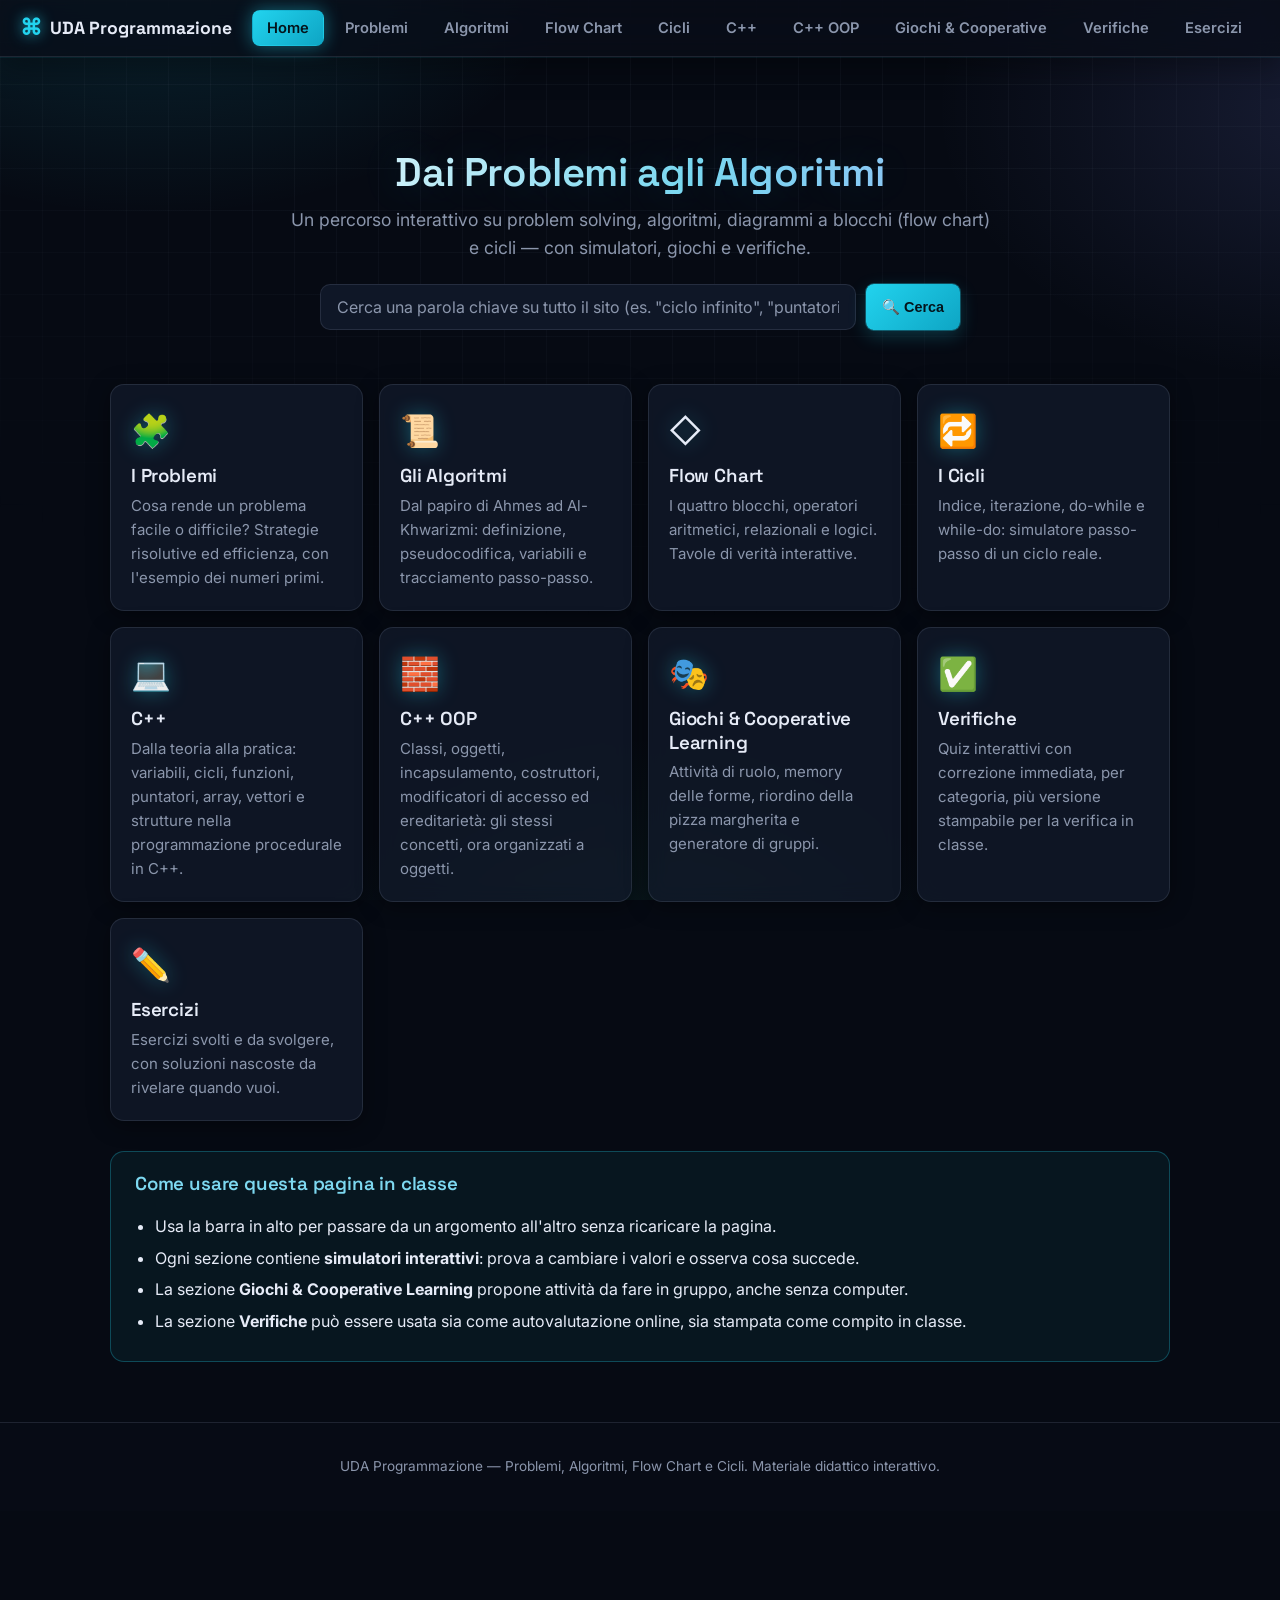
<file: index.html>
<!DOCTYPE html>
<html lang="it">
<head>
<meta charset="UTF-8">
<meta http-equiv="refresh" content="0; url=Introduzione_Programmazione.html">
<title>UDA Programmazione</title>
</head>
<body>
<p>Reindirizzamento in corso... se non avviene automaticamente, <a href="Introduzione_Programmazione.html">clicca qui</a>.</p>
</body>
</html>
</file>
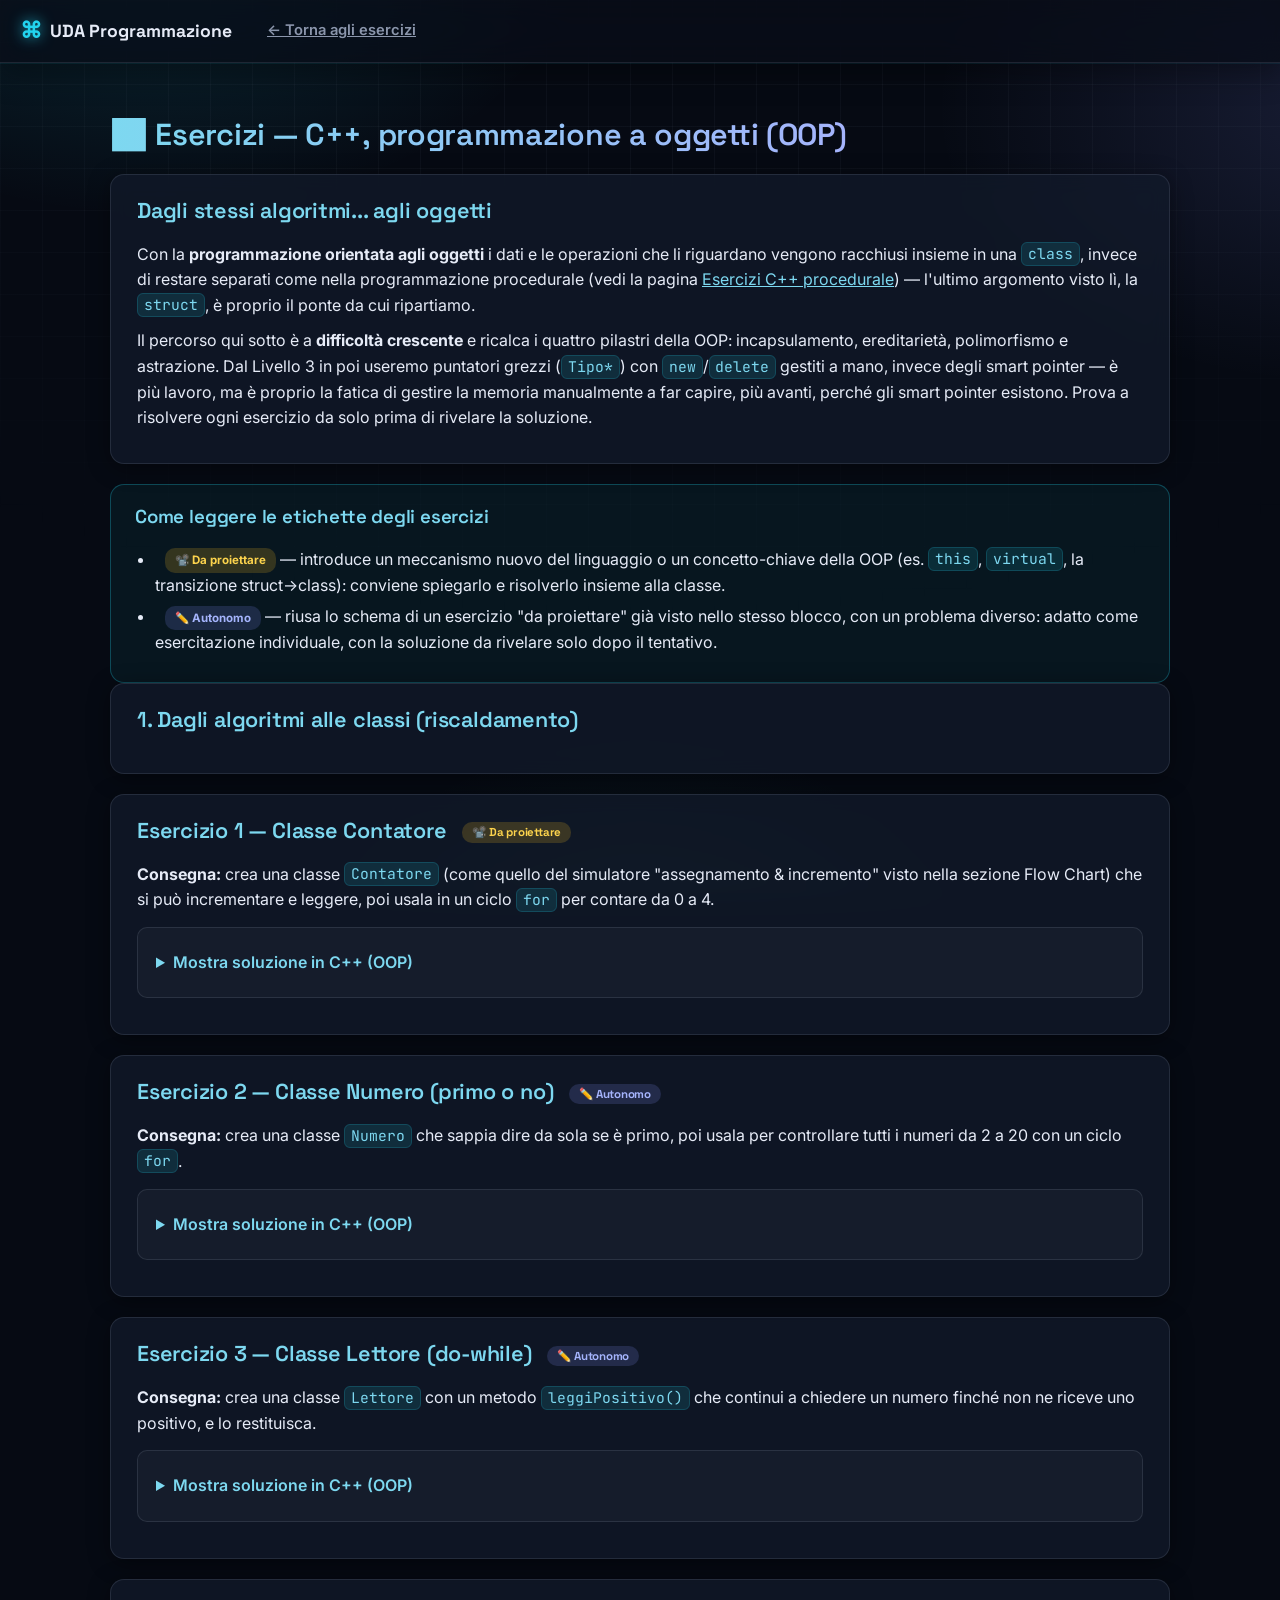
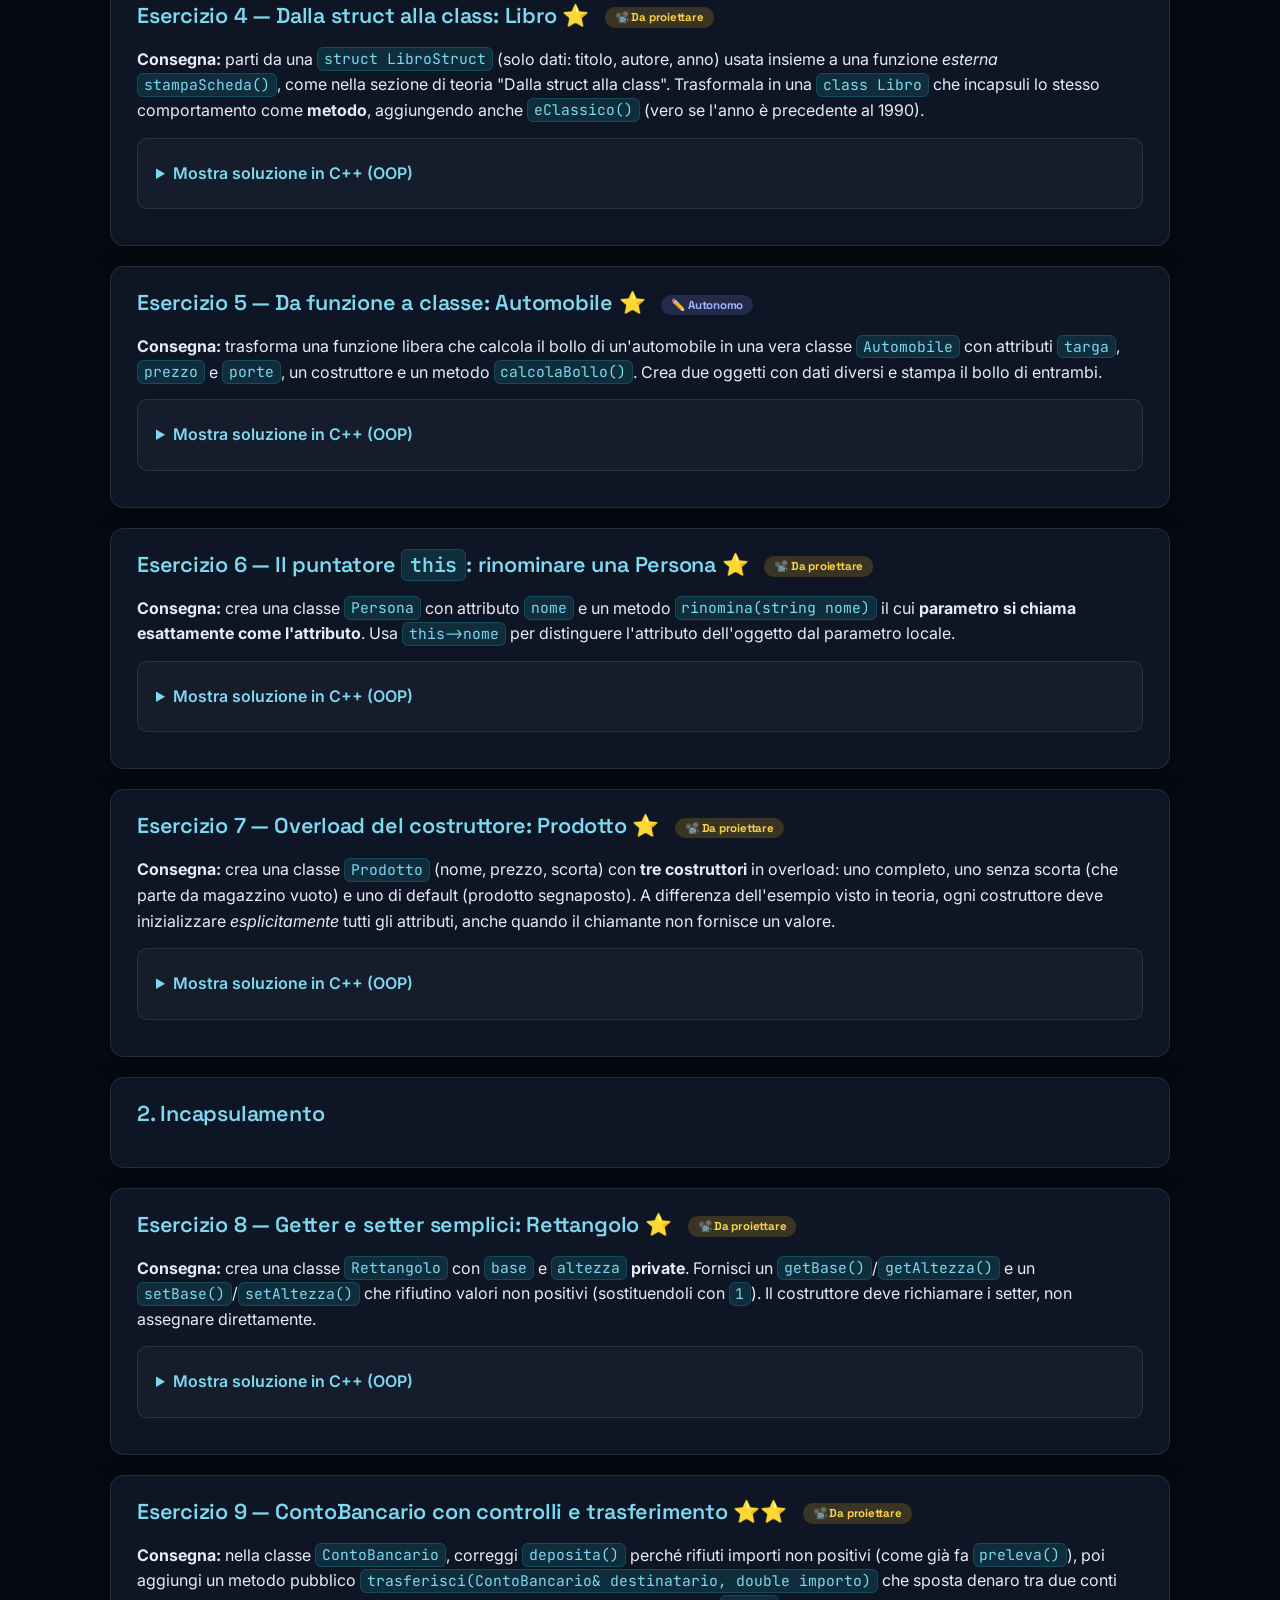
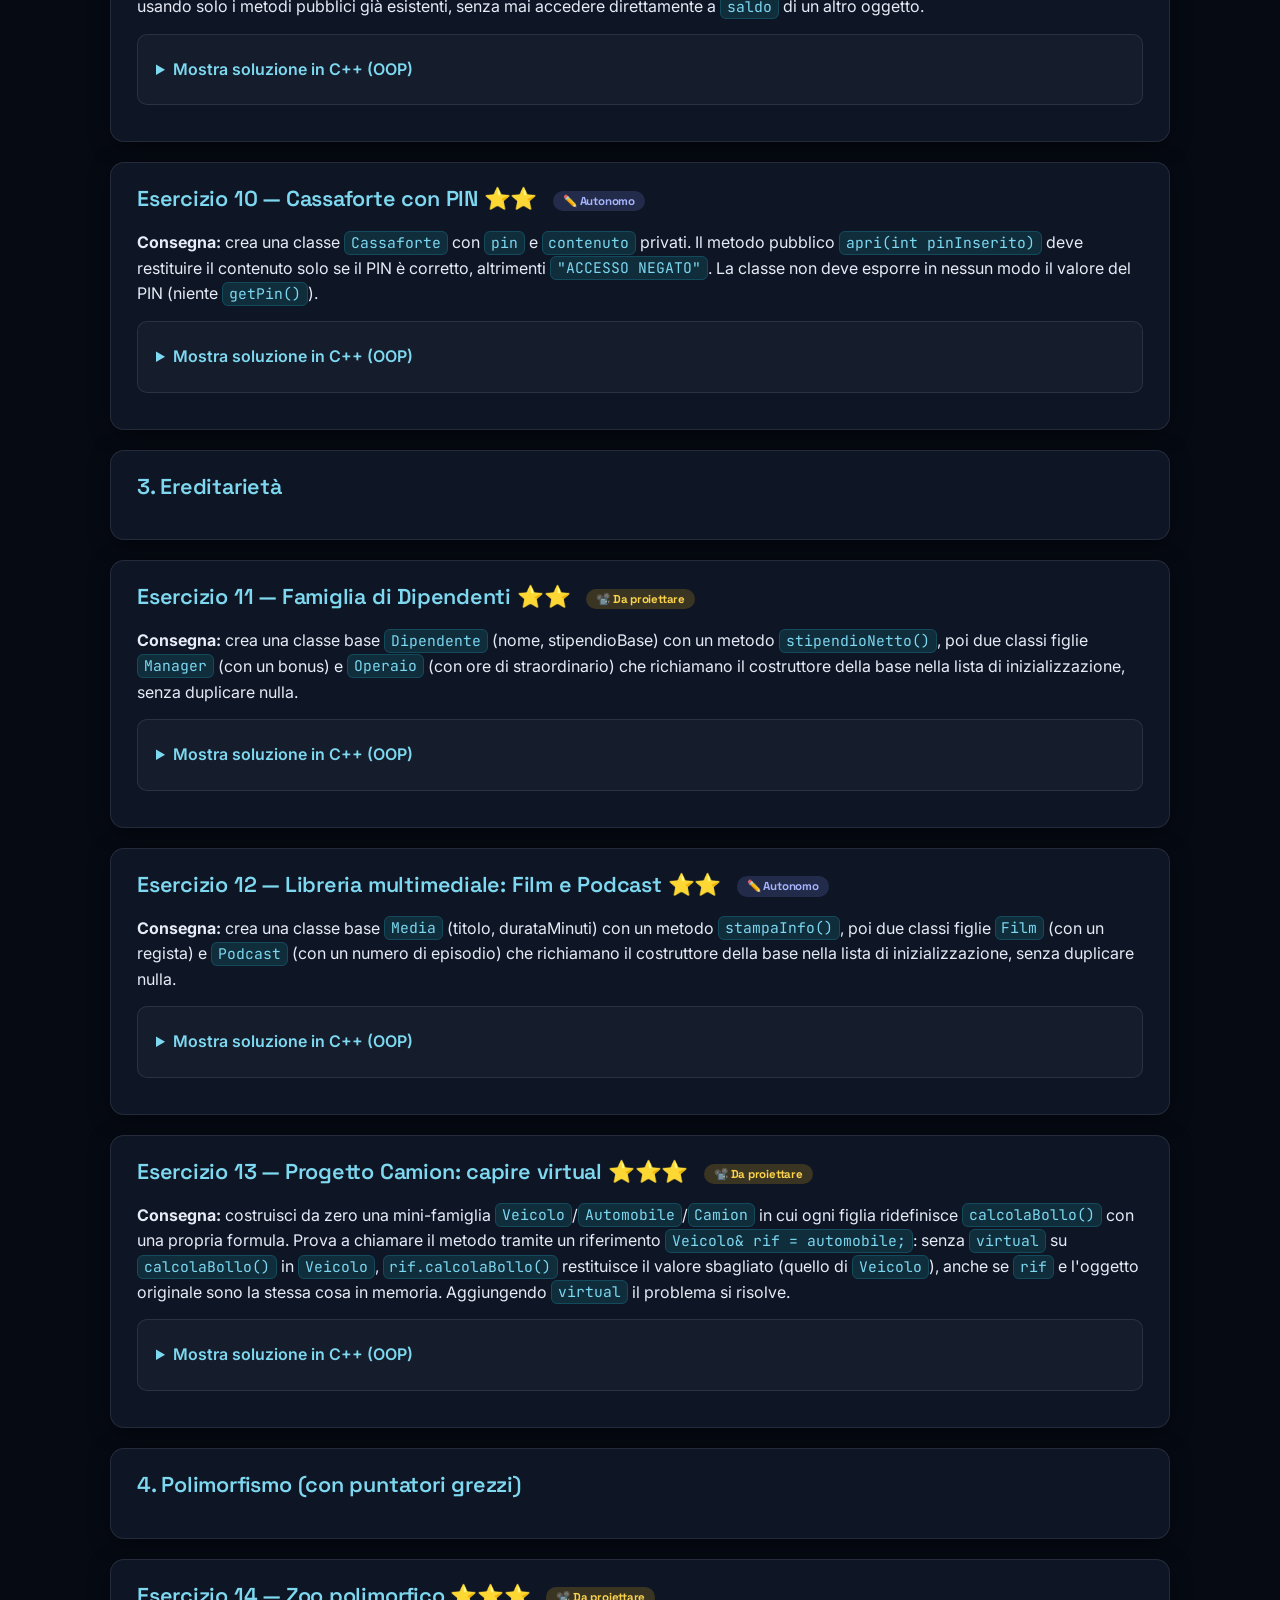
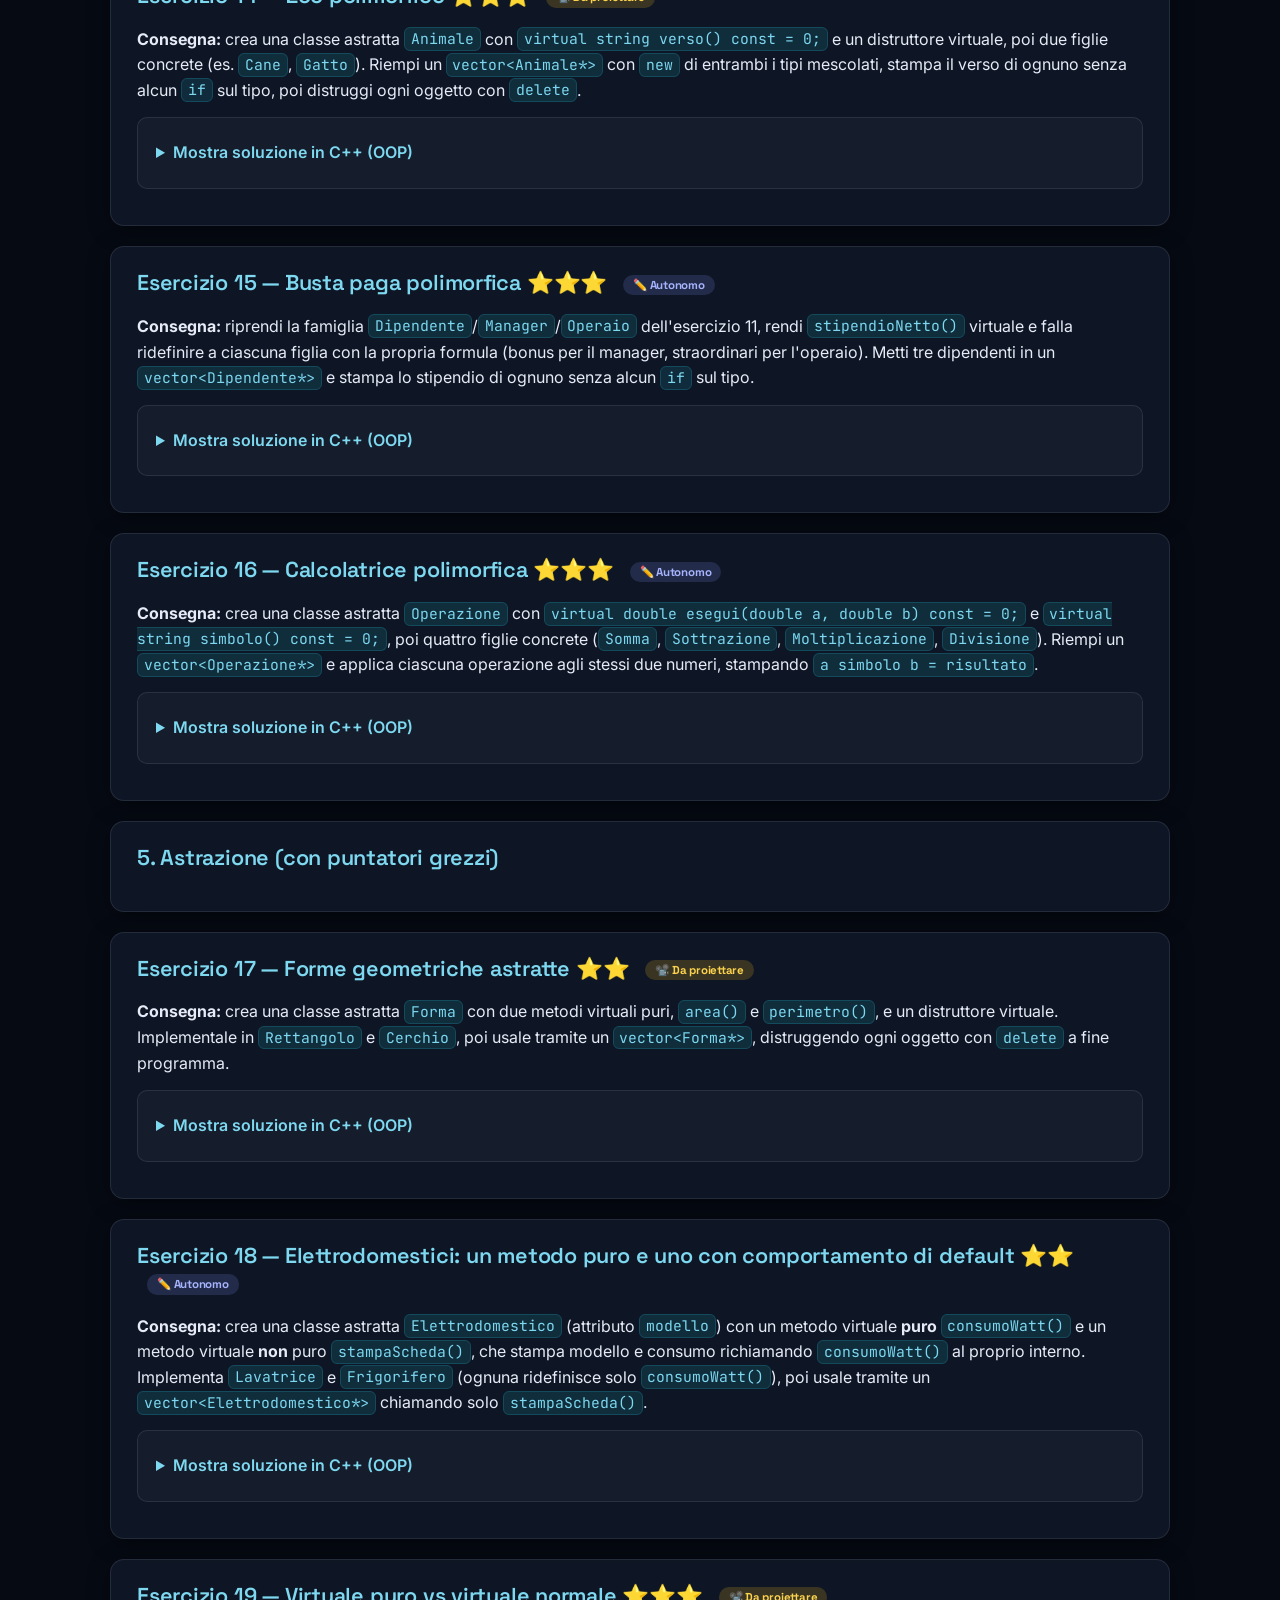
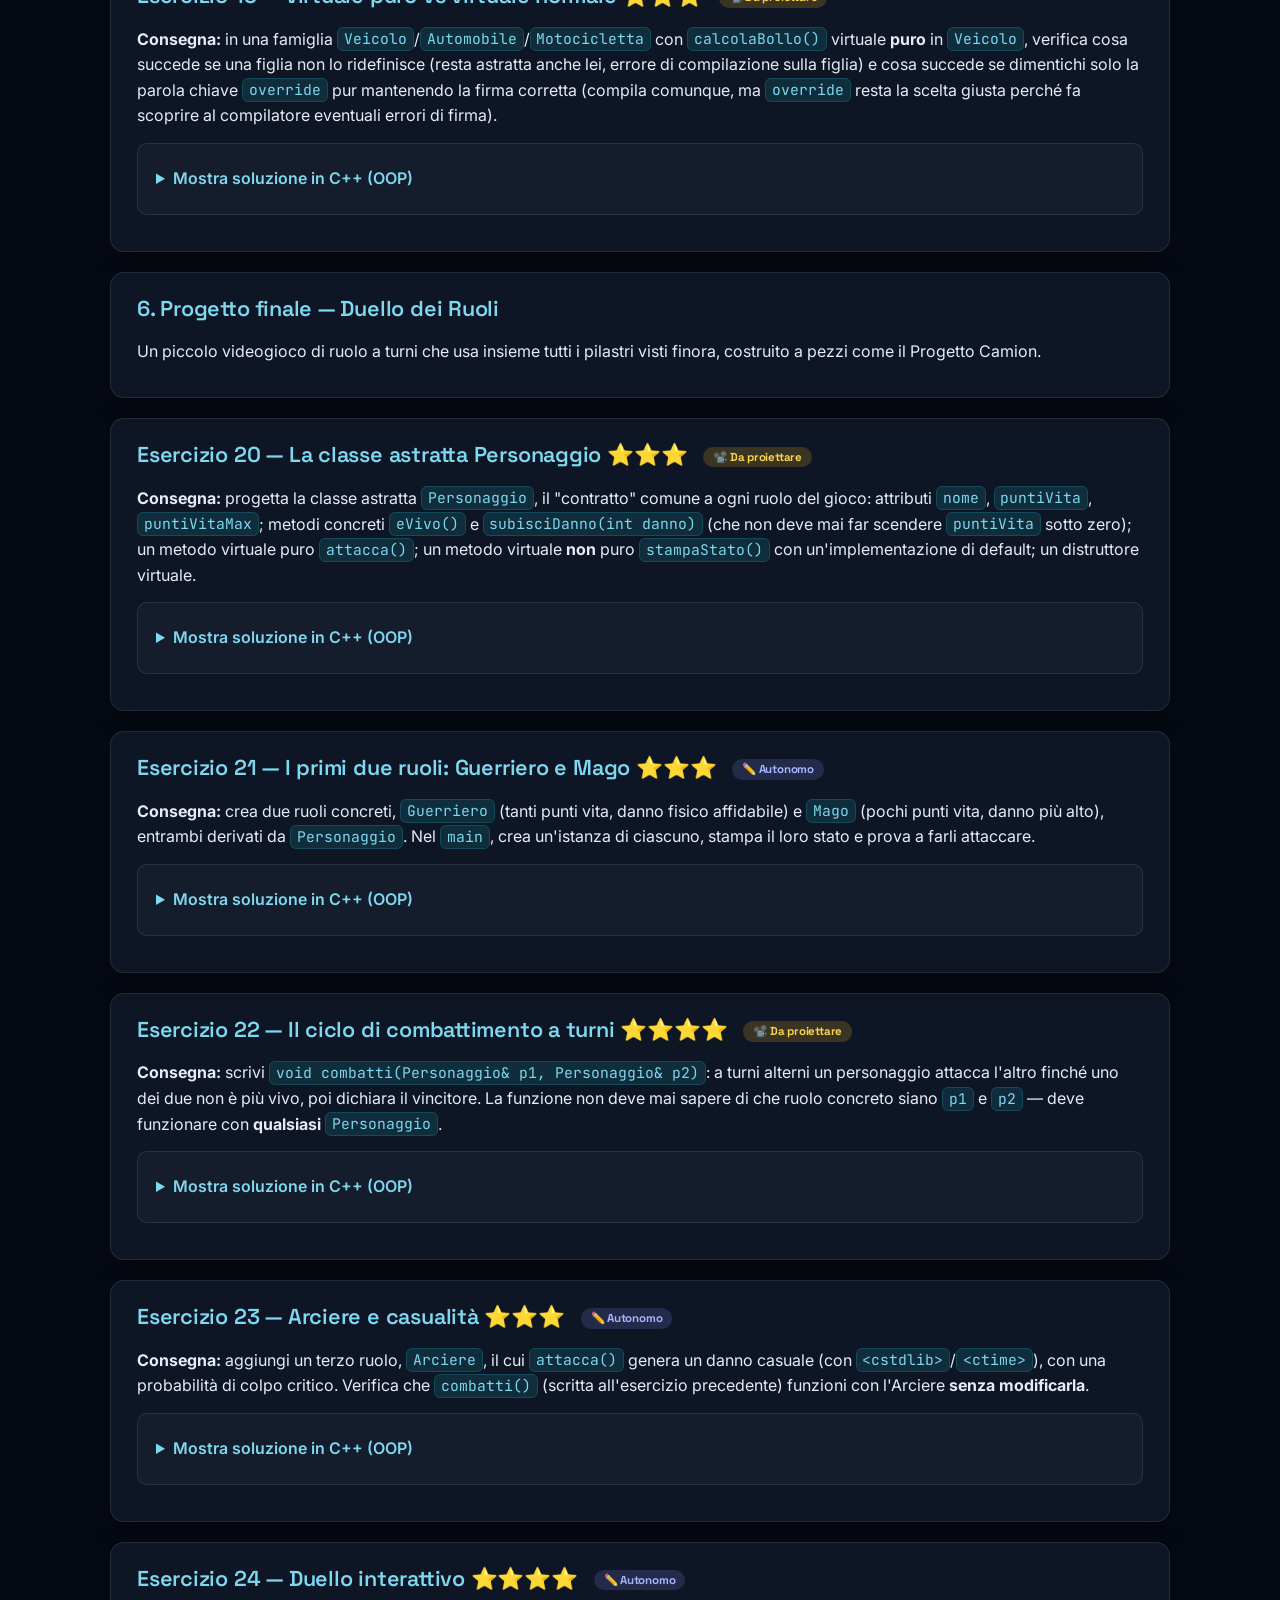
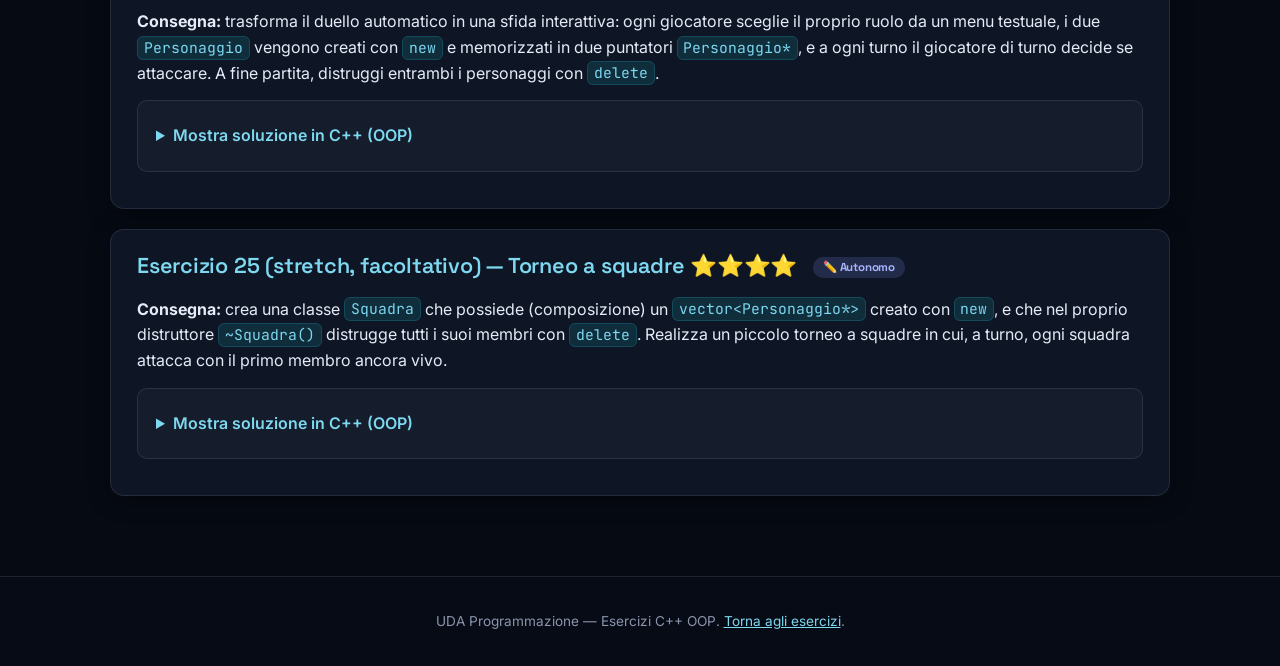
<file: esercizi-cpp-oop.html>
<!DOCTYPE html>
<html lang="it">
<head>
<meta charset="UTF-8">
<meta name="viewport" content="width=device-width, initial-scale=1.0">
<title>Esercizi C++ OOP – UDA Programmazione</title>
<link rel="stylesheet" href="css/style.css">
</head>
<body>

<header class="topbar">
  <div class="brand">
    <span class="brand-icon">⌘</span>
    <span class="brand-text">UDA Programmazione</span>
  </div>
  <nav class="mainnav">
    <a class="navbtn" href="Introduzione_Programmazione.html#esercizi">← Torna agli esercizi</a>
  </nav>
</header>

<main>
<section class="view active">
  <h1 class="view-title">🧱 Esercizi — C++, programmazione a oggetti (OOP)</h1>

  <div class="lesson-block">
    <h2>Dagli stessi algoritmi... agli oggetti</h2>
    <p>Con la <strong>programmazione orientata agli oggetti</strong> i dati e le operazioni che li riguardano vengono racchiusi insieme in una <code>class</code>, invece di restare separati come nella programmazione procedurale (vedi la pagina <a href="esercizi-cpp-procedurale.html">Esercizi C++ procedurale</a>) — l'ultimo argomento visto lì, la <code>struct</code>, è proprio il ponte da cui ripartiamo.</p>
    <p>Il percorso qui sotto è a <strong>difficoltà crescente</strong> e ricalca i quattro pilastri della OOP: incapsulamento, ereditarietà, polimorfismo e astrazione. Dal Livello 3 in poi useremo puntatori grezzi (<code>Tipo*</code>) con <code>new</code>/<code>delete</code> gestiti a mano, invece degli smart pointer — è più lavoro, ma è proprio la fatica di gestire la memoria manualmente a far capire, più avanti, perché gli smart pointer esistono. Prova a risolvere ogni esercizio da solo prima di rivelare la soluzione.</p>
  </div>

  <div class="info-box">
    <h3>Come leggere le etichette degli esercizi</h3>
    <ul>
      <li><span class="badge-proietta">📽️ Da proiettare</span> — introduce un meccanismo nuovo del linguaggio o un concetto-chiave della OOP (es. <code>this</code>, <code>virtual</code>, la transizione struct→class): conviene spiegarlo e risolverlo insieme alla classe.</li>
      <li><span class="badge-solo">✏️ Autonomo</span> — riusa lo schema di un esercizio "da proiettare" già visto nello stesso blocco, con un problema diverso: adatto come esercitazione individuale, con la soluzione da rivelare solo dopo il tentativo.</li>
    </ul>
  </div>

  <!-- ============ 1. DAGLI ALGORITMI ALLE CLASSI ============ -->
  <div class="lesson-block">
    <h2>1. Dagli algoritmi alle classi (riscaldamento)</h2>
  </div>

  <div class="lesson-block">
    <h2>Esercizio 1 — Classe Contatore <span class="badge-proietta">📽️ Da proiettare</span></h2>
    <p><strong>Consegna:</strong> crea una classe <code>Contatore</code> (come quello del simulatore "assegnamento &amp; incremento" visto nella sezione Flow Chart) che si può incrementare e leggere, poi usala in un ciclo <code>for</code> per contare da 0 a 4.</p>
    <div class="exercise-card">
      <details class="reveal"><summary>Mostra soluzione in C++ (OOP)</summary>
        <pre class="code-panel active">#include &lt;iostream&gt;
using namespace std;

class Contatore {
    private:
        int valore;
    public:
        Contatore() : valore(0) {}
        void incrementa() {
            valore = valore + 1;
        }
        int leggiValore() {
            return valore;
        }
};

int main() {
    Contatore cont;
    for (int i = 0; i &lt; 5; i++) {
        cout &lt;&lt; cont.leggiValore() &lt;&lt; endl;
        cont.incrementa();
    }
    return 0;
}</pre>
      </details>
    </div>
  </div>

  <div class="lesson-block">
    <h2>Esercizio 2 — Classe Numero (primo o no) <span class="badge-solo">✏️ Autonomo</span></h2>
    <p><strong>Consegna:</strong> crea una classe <code>Numero</code> che sappia dire da sola se è primo, poi usala per controllare tutti i numeri da 2 a 20 con un ciclo <code>for</code>.</p>
    <div class="exercise-card">
      <details class="reveal"><summary>Mostra soluzione in C++ (OOP)</summary>
        <pre class="code-panel active">#include &lt;iostream&gt;
using namespace std;

class Numero {
    private:
        int valore;
    public:
        Numero(int v) : valore(v) {}
        bool ePrimo() {
            if (valore &lt; 2) return false;
            for (int i = 2; i &lt;= valore / 2; i++) {
                if (valore % i == 0) {
                    return false;
                }
            }
            return true;
        }
};

int main() {
    for (int n = 2; n &lt;= 20; n++) {
        Numero num(n);
        if (num.ePrimo()) {
            cout &lt;&lt; n &lt;&lt; " e' primo" &lt;&lt; endl;
        }
    }
    return 0;
}</pre>
      </details>
    </div>
  </div>

  <div class="lesson-block">
    <h2>Esercizio 3 — Classe Lettore (do-while) <span class="badge-solo">✏️ Autonomo</span></h2>
    <p><strong>Consegna:</strong> crea una classe <code>Lettore</code> con un metodo <code>leggiPositivo()</code> che continui a chiedere un numero finché non ne riceve uno positivo, e lo restituisca.</p>
    <div class="exercise-card">
      <details class="reveal"><summary>Mostra soluzione in C++ (OOP)</summary>
        <pre class="code-panel active">#include &lt;iostream&gt;
using namespace std;

class Lettore {
    public:
        int leggiPositivo() {
            int n;
            do {
                cin &gt;&gt; n;
            } while (n &lt;= 0);
            return n;
        }
};

int main() {
    Lettore lettore;
    int n = lettore.leggiPositivo();
    cout &lt;&lt; "Hai inserito: " &lt;&lt; n;
    return 0;
}</pre>
        <p class="note">Anche dentro un metodo di una classe, il ciclo <code>do-while</code> funziona esattamente come nella programmazione procedurale: esegue il corpo almeno una volta.</p>
      </details>
    </div>
  </div>

  <div class="lesson-block">
    <h2>Esercizio 4 — Dalla struct alla class: Libro ⭐ <span class="badge-proietta">📽️ Da proiettare</span></h2>
    <p><strong>Consegna:</strong> parti da una <code>struct LibroStruct</code> (solo dati: titolo, autore, anno) usata insieme a una funzione <em>esterna</em> <code>stampaScheda()</code>, come nella sezione di teoria "Dalla struct alla class". Trasformala in una <code>class Libro</code> che incapsuli lo stesso comportamento come <strong>metodo</strong>, aggiungendo anche <code>eClassico()</code> (vero se l'anno è precedente al 1990).</p>
    <div class="exercise-card">
      <details class="reveal"><summary>Mostra soluzione in C++ (OOP)</summary>
        <pre class="code-panel active">#include &lt;iostream&gt;
#include &lt;string&gt;
using namespace std;

// Prima versione: una struct (solo dati) e una funzione ESTERNA che la usa
struct LibroStruct {
    string titolo;
    string autore;
    int anno;
};

void stampaScheda(LibroStruct l) {
    cout &lt;&lt; l.titolo &lt;&lt; " di " &lt;&lt; l.autore &lt;&lt; " (" &lt;&lt; l.anno &lt;&lt; ")" &lt;&lt; endl;
}

// Seconda versione: una class che incapsula dati E comportamento insieme
class Libro {
    public:
        string titolo;
        string autore;
        int anno;

        void stampaScheda() { // stesso identico calcolo di prima, ma ora e' un METODO della classe
            cout &lt;&lt; titolo &lt;&lt; " di " &lt;&lt; autore &lt;&lt; " (" &lt;&lt; anno &lt;&lt; ")" &lt;&lt; endl;
        }

        bool eClassico() {
            return anno &lt; 1990;
        }
};

int main() {
    LibroStruct l1 = {"Il nome della rosa", "Umberto Eco", 1980};
    stampaScheda(l1); // con la struct, il "comportamento" resta fuori, come funzione a parte

    Libro l2;
    l2.titolo = "Il nome della rosa";
    l2.autore = "Umberto Eco";
    l2.anno = 1980;
    l2.stampaScheda();                                              // il comportamento e' "dentro" l'oggetto
    cout &lt;&lt; (l2.eClassico() ? "E' un classico" : "Non e' un classico") &lt;&lt; endl;

    return 0;
}</pre>
        <p class="note">Il dato (<code>titolo</code>, <code>autore</code>, <code>anno</code>) non è cambiato: quello che cambia è <em>dove vive il comportamento</em>. Con la <code>struct</code>, <code>stampaScheda</code> è una funzione a parte che deve ricevere il libro come parametro; con la <code>class</code>, lo stesso comportamento diventa un metodo richiamabile direttamente sull'oggetto (<code>l2.stampaScheda()</code>). Questo è il cuore dell'<strong>incapsulamento</strong>: dati e azioni che li riguardano racchiusi in un'unica entità.</p>
      </details>
    </div>
  </div>

  <div class="lesson-block">
    <h2>Esercizio 5 — Da funzione a classe: Automobile ⭐ <span class="badge-solo">✏️ Autonomo</span></h2>
    <p><strong>Consegna:</strong> trasforma una funzione libera che calcola il bollo di un'automobile in una vera classe <code>Automobile</code> con attributi <code>targa</code>, <code>prezzo</code> e <code>porte</code>, un costruttore e un metodo <code>calcolaBollo()</code>. Crea due oggetti con dati diversi e stampa il bollo di entrambi.</p>
    <div class="exercise-card">
      <details class="reveal"><summary>Mostra soluzione in C++ (OOP)</summary>
        <pre class="code-panel active">#include &lt;iostream&gt;
#include &lt;string&gt;
using namespace std;

class Automobile {
    public:
        string targa;
        double prezzo;
        int porte;

        Automobile(string t, double p, int np) : targa(t), prezzo(p), porte(np) {}

        double calcolaBollo() {
            return prezzo * 0.03 + porte * 5.0;
        }
};

int main() {
    Automobile auto1("AB123CD", 15000.0, 5);
    Automobile auto2("EF456GH", 22000.0, 3);

    cout &lt;&lt; "Bollo " &lt;&lt; auto1.targa &lt;&lt; ": " &lt;&lt; auto1.calcolaBollo() &lt;&lt; " euro" &lt;&lt; endl;
    cout &lt;&lt; "Bollo " &lt;&lt; auto2.targa &lt;&lt; ": " &lt;&lt; auto2.calcolaBollo() &lt;&lt; " euro" &lt;&lt; endl;
    return 0;
}</pre>
        <p class="note">Per ora <code>targa</code>, <code>prezzo</code> e <code>porte</code> sono <code>public</code>: al livello successivo (incapsulamento) impareremo a proteggerli.</p>
      </details>
    </div>
  </div>

  <div class="lesson-block">
    <h2>Esercizio 6 — Il puntatore <code>this</code>: rinominare una Persona ⭐ <span class="badge-proietta">📽️ Da proiettare</span></h2>
    <p><strong>Consegna:</strong> crea una classe <code>Persona</code> con attributo <code>nome</code> e un metodo <code>rinomina(string nome)</code> il cui <strong>parametro si chiama esattamente come l'attributo</strong>. Usa <code>this-&gt;nome</code> per distinguere l'attributo dell'oggetto dal parametro locale.</p>
    <div class="exercise-card">
      <details class="reveal"><summary>Mostra soluzione in C++ (OOP)</summary>
        <pre class="code-panel active">#include &lt;iostream&gt;
#include &lt;string&gt;
using namespace std;

class Persona {
    public:
        string nome;

        Persona(string nome) {
            this-&gt;nome = nome; // this-&gt;nome = l'attributo; nome (da solo) = il parametro
        }

        void rinomina(string nome) { // il parametro si chiama come l'attributo: serve "this" per distinguerli
            cout &lt;&lt; "Rinomino " &lt;&lt; this-&gt;nome &lt;&lt; " in " &lt;&lt; nome &lt;&lt; endl;
            this-&gt;nome = nome;
        }
};

int main() {
    Persona p("Luca");
    p.rinomina("Marco");
    cout &lt;&lt; "Nome attuale: " &lt;&lt; p.nome &lt;&lt; endl;
    return 0;
}</pre>
        <p class="note">Dentro <code>rinomina</code>, scrivere semplicemente <code>nome</code> darebbe sempre il parametro (la regola è "vince il nome più vicino"): senza <code>this-&gt;</code> non ci sarebbe alcun modo di leggere il vecchio valore dell'attributo prima di sovrascriverlo.</p>
      </details>
    </div>
  </div>

  <div class="lesson-block">
    <h2>Esercizio 7 — Overload del costruttore: Prodotto ⭐ <span class="badge-proietta">📽️ Da proiettare</span></h2>
    <p><strong>Consegna:</strong> crea una classe <code>Prodotto</code> (nome, prezzo, scorta) con <strong>tre costruttori</strong> in overload: uno completo, uno senza scorta (che parte da magazzino vuoto) e uno di default (prodotto segnaposto). A differenza dell'esempio visto in teoria, ogni costruttore deve inizializzare <em>esplicitamente</em> tutti gli attributi, anche quando il chiamante non fornisce un valore.</p>
    <div class="exercise-card">
      <details class="reveal"><summary>Mostra soluzione in C++ (OOP)</summary>
        <pre class="code-panel active">#include &lt;iostream&gt;
#include &lt;string&gt;
using namespace std;

class Prodotto {
    public:
        string nome;
        double prezzo;
        int scorta;

        // costruttore completo
        Prodotto(string n, double p, int s) {
            nome = n;
            prezzo = p;
            scorta = s;
        }

        // costruttore senza scorta: parte da magazzino vuoto
        Prodotto(string n, double p) {
            nome = n;
            prezzo = p;
            scorta = 0; // inizializzato esplicitamente: mai lasciare un attributo "a caso"
        }

        // costruttore di default: prodotto segnaposto, tutti i campi hanno un valore sensato
        Prodotto() {
            nome = "sconosciuto";
            prezzo = 0.0;
            scorta = 0;
        }

        void stampa() {
            cout &lt;&lt; nome &lt;&lt; " - " &lt;&lt; prezzo &lt;&lt; " euro (scorta: " &lt;&lt; scorta &lt;&lt; ")" &lt;&lt; endl;
        }
};

int main() {
    Prodotto p1("Quaderno", 1.50, 100); // usa il costruttore a 3 parametri
    Prodotto p2("Penna", 0.80);         // usa il costruttore a 2 parametri
    Prodotto p3;                        // usa il costruttore di default

    p1.stampa();
    p2.stampa();
    p3.stampa();
    return 0;
}</pre>
        <p class="note">È lo stesso meccanismo di overload visto in teoria con la classe <code>Persona</code> a quattro costruttori, ma qui ogni versione assegna un valore a <strong>tutti e tre</strong> gli attributi: nessuno resta "spazzatura" non inizializzata, cosa che invece capitava a <code>eta</code> in <code>persona3</code>/<code>persona4</code> nell'esempio della teoria.</p>
      </details>
    </div>
  </div>

  <!-- ============ 2. INCAPSULAMENTO ============ -->
  <div class="lesson-block">
    <h2>2. Incapsulamento</h2>
  </div>

  <div class="lesson-block">
    <h2>Esercizio 8 — Getter e setter semplici: Rettangolo ⭐ <span class="badge-proietta">📽️ Da proiettare</span></h2>
    <p><strong>Consegna:</strong> crea una classe <code>Rettangolo</code> con <code>base</code> e <code>altezza</code> <strong>private</strong>. Fornisci un <code>getBase()</code>/<code>getAltezza()</code> e un <code>setBase()</code>/<code>setAltezza()</code> che rifiutino valori non positivi (sostituendoli con <code>1</code>). Il costruttore deve richiamare i setter, non assegnare direttamente.</p>
    <div class="exercise-card">
      <details class="reveal"><summary>Mostra soluzione in C++ (OOP)</summary>
        <pre class="code-panel active">#include &lt;iostream&gt;
using namespace std;

class Rettangolo {
    private:
        double base;
        double altezza;
    public:
        Rettangolo(double b, double h) {
            setBase(b);      // il costruttore riusa i setter: la validazione vale sempre,
            setAltezza(h);   // sia alla creazione sia in qualsiasi modifica successiva
        }

        void setBase(double b) {
            if (b &gt; 0) {
                base = b;
            } else {
                base = 1; // valore di sicurezza: un rettangolo non puo' avere base &lt;= 0
            }
        }

        void setAltezza(double h) {
            if (h &gt; 0) {
                altezza = h;
            } else {
                altezza = 1;
            }
        }

        double getBase() const { return base; }
        double getAltezza() const { return altezza; }

        double area() const {
            return base * altezza;
        }
};

int main() {
    Rettangolo r1(4.0, 3.0);
    cout &lt;&lt; "Area r1: " &lt;&lt; r1.area() &lt;&lt; endl;

    Rettangolo r2(-5.0, 2.0); // base non valida: il setter la corregge automaticamente
    cout &lt;&lt; "Base r2 (corretta): " &lt;&lt; r2.getBase() &lt;&lt; endl;
    cout &lt;&lt; "Area r2: " &lt;&lt; r2.area() &lt;&lt; endl;
    return 0;
}</pre>
        <p class="note">Far richiamare i setter anche dal costruttore (invece di scrivere <code>base = b;</code> due volte, con logiche diverse) garantisce che la regola di validazione sia scritta <strong>in un solo posto</strong>: se domani cambia, basta aggiornarla lì. Questo schema — attributi <code>private</code> + getter/setter che validano — è la base su cui si costruiscono gli esempi più ricchi che seguono.</p>
      </details>
    </div>
  </div>

  <div class="lesson-block">
    <h2>Esercizio 9 — ContoBancario con controlli e trasferimento ⭐⭐ <span class="badge-proietta">📽️ Da proiettare</span></h2>
    <p><strong>Consegna:</strong> nella classe <code>ContoBancario</code>, correggi <code>deposita()</code> perché rifiuti importi non positivi (come già fa <code>preleva()</code>), poi aggiungi un metodo pubblico <code>trasferisci(ContoBancario&amp; destinatario, double importo)</code> che sposta denaro tra due conti usando solo i metodi pubblici già esistenti, senza mai accedere direttamente a <code>saldo</code> di un altro oggetto.</p>
    <div class="exercise-card">
      <details class="reveal"><summary>Mostra soluzione in C++ (OOP)</summary>
        <pre class="code-panel active">#include &lt;iostream&gt;
#include &lt;string&gt;
using namespace std;

class ContoBancario {
    private:
        string intestatario;
        double saldo;
    public:
        ContoBancario(string nome, double saldoIniziale) : intestatario(nome), saldo(saldoIniziale) {}

        void deposita(double importo) {
            if (importo &gt; 0) {
                saldo = saldo + importo;
            } else {
                cout &lt;&lt; "Importo non valido per il deposito" &lt;&lt; endl;
            }
        }

        bool preleva(double importo) {
            if (importo &gt; 0 &amp;&amp; importo &lt;= saldo) {
                saldo = saldo - importo;
                return true;
            }
            cout &lt;&lt; "Prelievo non valido" &lt;&lt; endl;
            return false;
        }

        bool trasferisci(ContoBancario &amp;destinatario, double importo) {
            if (preleva(importo)) {
                destinatario.deposita(importo);
                return true;
            }
            return false;
        }

        double getSaldo() const {
            return saldo;
        }
};

int main() {
    ContoBancario conto1("Luca", 1000.0);
    ContoBancario conto2("Anna", 200.0);

    conto1.deposita(-500.0);
    cout &lt;&lt; "Saldo conto1 dopo deposito negativo: " &lt;&lt; conto1.getSaldo() &lt;&lt; endl;

    conto1.trasferisci(conto2, 300.0);
    cout &lt;&lt; "Saldo conto1: " &lt;&lt; conto1.getSaldo() &lt;&lt; endl;
    cout &lt;&lt; "Saldo conto2: " &lt;&lt; conto2.getSaldo() &lt;&lt; endl;

    conto1.trasferisci(conto2, 5000.0);
    conto1.trasferisci(conto2, -100.0);

    return 0;
}</pre>
        <p class="note"><code>trasferisci</code> non ha bisogno di essere <code>friend</code> né di accedere a <code>saldo</code> di <code>destinatario</code> direttamente: <code>saldo</code> è <code>private</code>, ma stiamo chiamando <strong>metodi pubblici</strong> di un altro oggetto della stessa classe, ed è permesso.</p>
      </details>
    </div>
  </div>

  <div class="lesson-block">
    <h2>Esercizio 10 — Cassaforte con PIN ⭐⭐ <span class="badge-solo">✏️ Autonomo</span></h2>
    <p><strong>Consegna:</strong> crea una classe <code>Cassaforte</code> con <code>pin</code> e <code>contenuto</code> privati. Il metodo pubblico <code>apri(int pinInserito)</code> deve restituire il contenuto solo se il PIN è corretto, altrimenti <code>"ACCESSO NEGATO"</code>. La classe non deve esporre in nessun modo il valore del PIN (niente <code>getPin()</code>).</p>
    <div class="exercise-card">
      <details class="reveal"><summary>Mostra soluzione in C++ (OOP)</summary>
        <pre class="code-panel active">#include &lt;iostream&gt;
#include &lt;string&gt;
using namespace std;

class Cassaforte {
    private:
        int pin;
        string contenuto;
    public:
        Cassaforte(int pinIniziale, string contenutoIniziale) : pin(pinIniziale), contenuto(contenutoIniziale) {}

        string apri(int pinInserito) const {
            if (pinInserito == pin) {
                return contenuto;
            }
            return "ACCESSO NEGATO";
        }
};

int main() {
    Cassaforte cassaforte(1234, "documenti importanti");

    cout &lt;&lt; cassaforte.apri(1234) &lt;&lt; endl;
    cout &lt;&lt; cassaforte.apri(9999) &lt;&lt; endl;
    return 0;
}</pre>
        <p class="note">Differenza importante: <code>saldo</code> è un dato privato che <em>ha senso</em> leggere dall'esterno (ha un getter), mentre <code>pin</code> è un dato privato che non deve <em>mai</em> averne uno — l'unico modo per "usarlo" è passarlo come tentativo a <code>apri()</code>.</p>
      </details>
    </div>
  </div>

  <!-- ============ 3. EREDITARIETÀ ============ -->
  <div class="lesson-block">
    <h2>3. Ereditarietà</h2>
  </div>

  <div class="lesson-block">
    <h2>Esercizio 11 — Famiglia di Dipendenti ⭐⭐ <span class="badge-proietta">📽️ Da proiettare</span></h2>
    <p><strong>Consegna:</strong> crea una classe base <code>Dipendente</code> (nome, stipendioBase) con un metodo <code>stipendioNetto()</code>, poi due classi figlie <code>Manager</code> (con un bonus) e <code>Operaio</code> (con ore di straordinario) che richiamano il costruttore della base nella lista di inizializzazione, senza duplicare nulla.</p>
    <div class="exercise-card">
      <details class="reveal"><summary>Mostra soluzione in C++ (OOP)</summary>
        <pre class="code-panel active">#include &lt;iostream&gt;
#include &lt;string&gt;
using namespace std;

class Dipendente {
    protected:
        string nome;
        double stipendioBase;
    public:
        Dipendente(string n, double s) : nome(n), stipendioBase(s) {}

        double stipendioNetto() const {
            return stipendioBase;
        }

        string getNome() const {
            return nome;
        }
};

class Manager : public Dipendente {
    private:
        double bonus;
    public:
        Manager(string n, double s, double b) : Dipendente(n, s), bonus(b) {}
};

class Operaio : public Dipendente {
    private:
        int oreStraordinario;
    public:
        Operaio(string n, double s, int ore) : Dipendente(n, s), oreStraordinario(ore) {}
};

int main() {
    Manager m("Giulia", 3000.0, 500.0);
    Operaio o("Marco", 1800.0, 10);

    cout &lt;&lt; m.getNome() &lt;&lt; " - stipendio base: " &lt;&lt; m.stipendioNetto() &lt;&lt; endl;
    cout &lt;&lt; o.getNome() &lt;&lt; " - stipendio base: " &lt;&lt; o.stipendioNetto() &lt;&lt; endl;
    return 0;
}</pre>
        <p class="note">Né <code>Manager</code> né <code>Operaio</code> ridefiniscono <code>getNome()</code> o <code>stipendioNetto()</code>: li ereditano così come sono da <code>Dipendente</code>. Nel costruttore, <code>: Dipendente(n, s)</code> è "la parte che eredita"; il resto del corpo è "la parte propria" della figlia.</p>
      </details>
    </div>
  </div>

  <div class="lesson-block">
    <h2>Esercizio 12 — Libreria multimediale: Film e Podcast ⭐⭐ <span class="badge-solo">✏️ Autonomo</span></h2>
    <p><strong>Consegna:</strong> crea una classe base <code>Media</code> (titolo, durataMinuti) con un metodo <code>stampaInfo()</code>, poi due classi figlie <code>Film</code> (con un regista) e <code>Podcast</code> (con un numero di episodio) che richiamano il costruttore della base nella lista di inizializzazione, senza duplicare nulla.</p>
    <div class="exercise-card">
      <details class="reveal"><summary>Mostra soluzione in C++ (OOP)</summary>
        <pre class="code-panel active">#include &lt;iostream&gt;
#include &lt;string&gt;
using namespace std;

class Media {
    protected:
        string titolo;
        int durataMinuti;
    public:
        Media(string t, int d) : titolo(t), durataMinuti(d) {}

        void stampaInfo() const {
            cout &lt;&lt; titolo &lt;&lt; " (" &lt;&lt; durataMinuti &lt;&lt; " min)" &lt;&lt; endl;
        }
};

class Film : public Media {
    private:
        string regista;
    public:
        Film(string t, int d, string r) : Media(t, d), regista(r) {}
};

class Podcast : public Media {
    private:
        int numeroEpisodio;
    public:
        Podcast(string t, int d, int ep) : Media(t, d), numeroEpisodio(ep) {}
};

int main() {
    Film f("Inception", 148, "Christopher Nolan");
    Podcast p("Storie di Codice", 35, 12);

    f.stampaInfo();
    p.stampaInfo();
    return 0;
}</pre>
        <p class="note">Stesso schema dell'esercizio 11: né <code>Film</code> né <code>Podcast</code> ridefiniscono <code>stampaInfo()</code>, lo ereditano così com'è da <code>Media</code>. Ognuna aggiunge solo il proprio attributo specifico e lo inizializza dopo aver richiamato il costruttore della base.</p>
      </details>
    </div>
  </div>

  <div class="lesson-block">
    <h2>Esercizio 13 — Progetto Camion: capire virtual ⭐⭐⭐ <span class="badge-proietta">📽️ Da proiettare</span></h2>
    <p><strong>Consegna:</strong> costruisci da zero una mini-famiglia <code>Veicolo</code>/<code>Automobile</code>/<code>Camion</code> in cui ogni figlia ridefinisce <code>calcolaBollo()</code> con una propria formula. Prova a chiamare il metodo tramite un riferimento <code>Veicolo&amp; rif = automobile;</code>: senza <code>virtual</code> su <code>calcolaBollo()</code> in <code>Veicolo</code>, <code>rif.calcolaBollo()</code> restituisce il valore sbagliato (quello di <code>Veicolo</code>), anche se <code>rif</code> e l'oggetto originale sono la stessa cosa in memoria. Aggiungendo <code>virtual</code> il problema si risolve.</p>
    <div class="exercise-card">
      <details class="reveal"><summary>Mostra soluzione in C++ (OOP)</summary>
        <pre class="code-panel active">#include &lt;iostream&gt;
#include &lt;string&gt;
using namespace std;

class Veicolo {
    protected:
        string targa;
        double prezzoBase;
    public:
        Veicolo(string t, double p) : targa(t), prezzoBase(p) {}

        virtual double calcolaBollo() const {
            return prezzoBase * 0.03;
        }
};

class Automobile : public Veicolo {
    private:
        int numeroPorte;
    public:
        Automobile(string t, double p, int porte) : Veicolo(t, p), numeroPorte(porte) {}

        double calcolaBollo() const override {
            return prezzoBase * 0.03 + numeroPorte * 5.0;
        }
};

class Camion : public Veicolo {
    private:
        double portataTon;
    public:
        Camion(string t, double p, double portata) : Veicolo(t, p), portataTon(portata) {}

        double calcolaBollo() const override {
            return prezzoBase * 0.02 + portataTon * 8.0;
        }
};

int main() {
    Automobile a("AB123CD", 15000.0, 5);
    Camion c("EF456GH", 40000.0, 12.0);

    cout &lt;&lt; "Bollo (chiamata diretta): " &lt;&lt; a.calcolaBollo() &lt;&lt; endl;

    Veicolo &amp;rif = a;
    cout &lt;&lt; "Bollo (tramite Veicolo&amp;, con virtual): " &lt;&lt; rif.calcolaBollo() &lt;&lt; endl;

    Veicolo &amp;rifCamion = c;
    cout &lt;&lt; "Bollo camion (tramite Veicolo&amp;): " &lt;&lt; rifCamion.calcolaBollo() &lt;&lt; endl;

    return 0;
}</pre>
        <p class="note">Senza <code>virtual</code>, il compilatore decide <em>a compile-time</em> quale <code>calcolaBollo()</code> chiamare guardando solo il tipo <em>dichiarato</em> di <code>rif</code> (<code>Veicolo&amp;</code>), ignorando il tipo reale dell'oggetto puntato. Con <code>virtual</code>, la scelta avviene <em>a runtime</em>, in base al tipo reale dell'oggetto: è il ponte fra "tipo dichiarato" e "tipo reale" di cui parla la teoria del polimorfismo.</p>
      </details>
    </div>
  </div>

  <!-- ============ 4. POLIMORFISMO ============ -->
  <div class="lesson-block">
    <h2>4. Polimorfismo (con puntatori grezzi)</h2>
  </div>

  <div class="lesson-block">
    <h2>Esercizio 14 — Zoo polimorfico ⭐⭐⭐ <span class="badge-proietta">📽️ Da proiettare</span></h2>
    <p><strong>Consegna:</strong> crea una classe astratta <code>Animale</code> con <code>virtual string verso() const = 0;</code> e un distruttore virtuale, poi due figlie concrete (es. <code>Cane</code>, <code>Gatto</code>). Riempi un <code>vector&lt;Animale*&gt;</code> con <code>new</code> di entrambi i tipi mescolati, stampa il verso di ognuno senza alcun <code>if</code> sul tipo, poi distruggi ogni oggetto con <code>delete</code>.</p>
    <div class="exercise-card">
      <details class="reveal"><summary>Mostra soluzione in C++ (OOP)</summary>
        <pre class="code-panel active">#include &lt;iostream&gt;
#include &lt;string&gt;
#include &lt;vector&gt;
using namespace std;

class Animale {
    public:
        virtual string verso() const = 0;
        virtual ~Animale() {}
};

class Cane : public Animale {
    public:
        string verso() const override {
            return "Bau!";
        }
};

class Gatto : public Animale {
    public:
        string verso() const override {
            return "Miao!";
        }
};

int main() {
    vector&lt;Animale*&gt; zoo;
    zoo.push_back(new Cane());
    zoo.push_back(new Gatto());
    zoo.push_back(new Cane());

    for (size_t i = 0; i &lt; zoo.size(); i++) {
        cout &lt;&lt; zoo[i]-&gt;verso() &lt;&lt; endl;
    }

    for (size_t i = 0; i &lt; zoo.size(); i++) {
        delete zoo[i];
    }

    return 0;
}</pre>
        <p class="note">Il puntatore in <code>vector&lt;Animale*&gt;</code> è "grezzo": nessuno lo distrugge al posto nostro, per questo serve il secondo ciclo con <code>delete</code>. Se <code>~Animale()</code> non fosse <code>virtual</code>, <code>delete zoo[i]</code> chiamerebbe solo il distruttore di <code>Animale</code>, ignorando quello di <code>Cane</code>/<code>Gatto</code> (rischio concreto se le figlie avessero risorse proprie da liberare).</p>
      </details>
    </div>
  </div>

  <div class="lesson-block">
    <h2>Esercizio 15 — Busta paga polimorfica ⭐⭐⭐ <span class="badge-solo">✏️ Autonomo</span></h2>
    <p><strong>Consegna:</strong> riprendi la famiglia <code>Dipendente</code>/<code>Manager</code>/<code>Operaio</code> dell'esercizio 11, rendi <code>stipendioNetto()</code> virtuale e falla ridefinire a ciascuna figlia con la propria formula (bonus per il manager, straordinari per l'operaio). Metti tre dipendenti in un <code>vector&lt;Dipendente*&gt;</code> e stampa lo stipendio di ognuno senza alcun <code>if</code> sul tipo.</p>
    <div class="exercise-card">
      <details class="reveal"><summary>Mostra soluzione in C++ (OOP)</summary>
        <pre class="code-panel active">#include &lt;iostream&gt;
#include &lt;string&gt;
#include &lt;vector&gt;
using namespace std;

class Dipendente {
    protected:
        string nome;
        double stipendioBase;
    public:
        Dipendente(string n, double s) : nome(n), stipendioBase(s) {}

        virtual double stipendioNetto() const {
            return stipendioBase;
        }

        string getNome() const {
            return nome;
        }

        virtual ~Dipendente() {}
};

class Manager : public Dipendente {
    private:
        double bonus;
    public:
        Manager(string n, double s, double b) : Dipendente(n, s), bonus(b) {}

        double stipendioNetto() const override {
            return stipendioBase + bonus;
        }
};

class Operaio : public Dipendente {
    private:
        int oreStraordinario;
    public:
        Operaio(string n, double s, int ore) : Dipendente(n, s), oreStraordinario(ore) {}

        double stipendioNetto() const override {
            return stipendioBase + oreStraordinario * 12.0;
        }
};

int main() {
    vector&lt;Dipendente*&gt; azienda;
    azienda.push_back(new Manager("Giulia", 3000.0, 500.0));
    azienda.push_back(new Operaio("Marco", 1800.0, 10));
    azienda.push_back(new Dipendente("Luca", 1500.0));

    for (size_t i = 0; i &lt; azienda.size(); i++) {
        cout &lt;&lt; azienda[i]-&gt;getNome() &lt;&lt; ": " &lt;&lt; azienda[i]-&gt;stipendioNetto() &lt;&lt; " euro" &lt;&lt; endl;
    }

    for (size_t i = 0; i &lt; azienda.size(); i++) {
        delete azienda[i];
    }

    return 0;
}</pre>
        <p class="note">Stesso schema dello Zoo polimorfico: un <code>vector</code> di puntatori alla classe base, un ciclo che chiama lo stesso metodo su tutti senza sapere il tipo reale, un secondo ciclo di <code>delete</code>. Qui però <code>Dipendente</code> non è astratta (può essere istanziata anche da sola, come "Luca"): la differenza con <code>Animale</code> è che non è obbligatorio ridefinire <code>stipendioNetto()</code>, perché non è virtuale <strong>puro</strong>.</p>
      </details>
    </div>
  </div>

  <div class="lesson-block">
    <h2>Esercizio 16 — Calcolatrice polimorfica ⭐⭐⭐ <span class="badge-solo">✏️ Autonomo</span></h2>
    <p><strong>Consegna:</strong> crea una classe astratta <code>Operazione</code> con <code>virtual double esegui(double a, double b) const = 0;</code> e <code>virtual string simbolo() const = 0;</code>, poi quattro figlie concrete (<code>Somma</code>, <code>Sottrazione</code>, <code>Moltiplicazione</code>, <code>Divisione</code>). Riempi un <code>vector&lt;Operazione*&gt;</code> e applica ciascuna operazione agli stessi due numeri, stampando <code>a simbolo b = risultato</code>.</p>
    <div class="exercise-card">
      <details class="reveal"><summary>Mostra soluzione in C++ (OOP)</summary>
        <pre class="code-panel active">#include &lt;iostream&gt;
#include &lt;string&gt;
#include &lt;vector&gt;
using namespace std;

class Operazione {
    public:
        virtual double esegui(double a, double b) const = 0;
        virtual string simbolo() const = 0;
        virtual ~Operazione() {}
};

class Somma : public Operazione {
    public:
        double esegui(double a, double b) const override { return a + b; }
        string simbolo() const override { return "+"; }
};

class Sottrazione : public Operazione {
    public:
        double esegui(double a, double b) const override { return a - b; }
        string simbolo() const override { return "-"; }
};

class Moltiplicazione : public Operazione {
    public:
        double esegui(double a, double b) const override { return a * b; }
        string simbolo() const override { return "*"; }
};

class Divisione : public Operazione {
    public:
        double esegui(double a, double b) const override { return a / b; }
        string simbolo() const override { return "/"; }
};

int main() {
    double a = 10, b = 3;

    vector&lt;Operazione*&gt; operazioni;
    operazioni.push_back(new Somma());
    operazioni.push_back(new Sottrazione());
    operazioni.push_back(new Moltiplicazione());
    operazioni.push_back(new Divisione());

    for (size_t i = 0; i &lt; operazioni.size(); i++) {
        cout &lt;&lt; a &lt;&lt; " " &lt;&lt; operazioni[i]-&gt;simbolo() &lt;&lt; " " &lt;&lt; b
             &lt;&lt; " = " &lt;&lt; operazioni[i]-&gt;esegui(a, b) &lt;&lt; endl;
    }

    for (size_t i = 0; i &lt; operazioni.size(); i++) {
        delete operazioni[i];
    }

    return 0;
}</pre>
        <p class="note">A differenza dello Zoo e della Busta paga, qui il metodo polimorfico (<code>esegui</code>) prende <strong>parametri</strong>: il meccanismo non cambia, ogni oggetto nel <code>vector</code> risponde alla stessa chiamata <code>esegui(a, b)</code> con la propria formula, decisa a runtime in base al tipo reale.</p>
      </details>
    </div>
  </div>

  <!-- ============ 5. ASTRAZIONE ============ -->
  <div class="lesson-block">
    <h2>5. Astrazione (con puntatori grezzi)</h2>
  </div>

  <div class="lesson-block">
    <h2>Esercizio 17 — Forme geometriche astratte ⭐⭐ <span class="badge-proietta">📽️ Da proiettare</span></h2>
    <p><strong>Consegna:</strong> crea una classe astratta <code>Forma</code> con due metodi virtuali puri, <code>area()</code> e <code>perimetro()</code>, e un distruttore virtuale. Implementale in <code>Rettangolo</code> e <code>Cerchio</code>, poi usale tramite un <code>vector&lt;Forma*&gt;</code>, distruggendo ogni oggetto con <code>delete</code> a fine programma.</p>
    <div class="exercise-card">
      <details class="reveal"><summary>Mostra soluzione in C++ (OOP)</summary>
        <pre class="code-panel active">#include &lt;iostream&gt;
#include &lt;vector&gt;
using namespace std;

class Forma {
    public:
        virtual double area() const = 0;
        virtual double perimetro() const = 0;
        virtual ~Forma() {}
};

class Rettangolo : public Forma {
    private:
        double base, altezza;
    public:
        Rettangolo(double b, double h) : base(b), altezza(h) {}

        double area() const override {
            return base * altezza;
        }

        double perimetro() const override {
            return 2 * (base + altezza);
        }
};

class Cerchio : public Forma {
    private:
        double raggio;
    public:
        Cerchio(double r) : raggio(r) {}

        double area() const override {
            return 3.14159 * raggio * raggio;
        }

        double perimetro() const override {
            return 2 * 3.14159 * raggio;
        }
};

int main() {
    // Forma f; // ERRORE: non si puo' istanziare una classe astratta

    vector&lt;Forma*&gt; forme;
    forme.push_back(new Rettangolo(4.0, 3.0));
    forme.push_back(new Cerchio(5.0));

    for (size_t i = 0; i &lt; forme.size(); i++) {
        cout &lt;&lt; "Area: " &lt;&lt; forme[i]-&gt;area() &lt;&lt; ", Perimetro: " &lt;&lt; forme[i]-&gt;perimetro() &lt;&lt; endl;
    }

    for (size_t i = 0; i &lt; forme.size(); i++) {
        delete forme[i];
    }

    return 0;
}</pre>
        <p class="note">Qui servono <strong>due</strong> metodi virtuali puri (non uno solo come in <code>Veicolo</code>): "forma" non ha un unico comportamento comune da calcolare, ma due proprietà geometriche indipendenti che ogni figlia deve saper fornire con la propria formula.</p>
      </details>
    </div>
  </div>

  <div class="lesson-block">
    <h2>Esercizio 18 — Elettrodomestici: un metodo puro e uno con comportamento di default ⭐⭐ <span class="badge-solo">✏️ Autonomo</span></h2>
    <p><strong>Consegna:</strong> crea una classe astratta <code>Elettrodomestico</code> (attributo <code>modello</code>) con un metodo virtuale <strong>puro</strong> <code>consumoWatt()</code> e un metodo virtuale <strong>non</strong> puro <code>stampaScheda()</code>, che stampa modello e consumo richiamando <code>consumoWatt()</code> al proprio interno. Implementa <code>Lavatrice</code> e <code>Frigorifero</code> (ognuna ridefinisce solo <code>consumoWatt()</code>), poi usale tramite un <code>vector&lt;Elettrodomestico*&gt;</code> chiamando solo <code>stampaScheda()</code>.</p>
    <div class="exercise-card">
      <details class="reveal"><summary>Mostra soluzione in C++ (OOP)</summary>
        <pre class="code-panel active">#include &lt;iostream&gt;
#include &lt;string&gt;
#include &lt;vector&gt;
using namespace std;

class Elettrodomestico {
    protected:
        string modello;
    public:
        Elettrodomestico(string m) : modello(m) {}

        virtual double consumoWatt() const = 0; // puro: ogni elettrodomestico ha il suo consumo

        virtual void stampaScheda() const { // non puro: comportamento di default condiviso da tutti
            cout &lt;&lt; modello &lt;&lt; " - consumo: " &lt;&lt; consumoWatt() &lt;&lt; " W" &lt;&lt; endl;
        }

        virtual ~Elettrodomestico() {}
};

class Lavatrice : public Elettrodomestico {
    public:
        Lavatrice(string m) : Elettrodomestico(m) {}
        double consumoWatt() const override { return 2200.0; }
};

class Frigorifero : public Elettrodomestico {
    public:
        Frigorifero(string m) : Elettrodomestico(m) {}
        double consumoWatt() const override { return 150.0; }
};

int main() {
    vector&lt;Elettrodomestico*&gt; elettrodomestici;
    elettrodomestici.push_back(new Lavatrice("LG F4WV5"));
    elettrodomestici.push_back(new Frigorifero("Samsung RB34"));

    for (size_t i = 0; i &lt; elettrodomestici.size(); i++) {
        elettrodomestici[i]-&gt;stampaScheda(); // nessuna figlia ridefinisce stampaScheda()
    }

    for (size_t i = 0; i &lt; elettrodomestici.size(); i++) {
        delete elettrodomestici[i];
    }

    return 0;
}</pre>
        <p class="note">Né <code>Lavatrice</code> né <code>Frigorifero</code> ridefiniscono <code>stampaScheda()</code>: usano quello ereditato da <code>Elettrodomestico</code>, che a sua volta chiama <code>consumoWatt()</code> — e quella chiamata resta polimorfica anche se avviene <strong>dentro</strong> la classe base, restituendo sempre il valore della figlia reale. Questo schema (un metodo concreto che si appoggia a uno astratto) è esattamente quello che userà <code>stampaStato()</code> nel progetto finale.</p>
      </details>
    </div>
  </div>

  <div class="lesson-block">
    <h2>Esercizio 19 — Virtuale puro vs virtuale normale ⭐⭐⭐ <span class="badge-proietta">📽️ Da proiettare</span></h2>
    <p><strong>Consegna:</strong> in una famiglia <code>Veicolo</code>/<code>Automobile</code>/<code>Motocicletta</code> con <code>calcolaBollo()</code> virtuale <strong>puro</strong> in <code>Veicolo</code>, verifica cosa succede se una figlia non lo ridefinisce (resta astratta anche lei, errore di compilazione sulla figlia) e cosa succede se dimentichi solo la parola chiave <code>override</code> pur mantenendo la firma corretta (compila comunque, ma <code>override</code> resta la scelta giusta perché fa scoprire al compilatore eventuali errori di firma).</p>
    <div class="exercise-card">
      <details class="reveal"><summary>Mostra soluzione in C++ (OOP)</summary>
        <pre class="code-panel active">#include &lt;iostream&gt;
#include &lt;string&gt;
using namespace std;

class Veicolo {
    protected:
        string targa;
        double prezzoBase;
    public:
        Veicolo(string t, double p) : targa(t), prezzoBase(p) {}

        virtual double calcolaBollo() const = 0; // virtuale PURO: obbliga le figlie a implementarlo
};

class Automobile : public Veicolo {
    private:
        int numeroPorte;
    public:
        Automobile(string t, double p, int porte) : Veicolo(t, p), numeroPorte(porte) {}

        // Anche senza scrivere "override", questo metodo ridefinisce comunque
        // calcolaBollo() perche' nome e firma coincidono: compila lo stesso.
        double calcolaBollo() const {
            return prezzoBase * 0.03 + numeroPorte * 5.0;
        }
};

class Motocicletta : public Veicolo {
    private:
        int cilindrata;
    public:
        Motocicletta(string t, double p, int cc) : Veicolo(t, p), cilindrata(cc) {}

        double calcolaBollo() const override {
            return prezzoBase * 0.01 + cilindrata * 0.02;
        }
};

/* Se si commenta l'override di calcolaBollo() in Motocicletta, la classe
   resta con un metodo virtuale puro non implementato: diventa anch'essa
   astratta, e "Motocicletta m(...)" nel main da' errore di compilazione.
   L'errore riguarda Motocicletta, non Veicolo: e' lei che rompe il contratto. */

int main() {
    Automobile a("AB123CD", 15000.0, 5);
    Motocicletta m("XY789ZZ", 8000.0, 600);

    cout &lt;&lt; "Bollo auto: " &lt;&lt; a.calcolaBollo() &lt;&lt; endl;
    cout &lt;&lt; "Bollo moto: " &lt;&lt; m.calcolaBollo() &lt;&lt; endl;
    return 0;
}</pre>
        <p class="note"><code>override</code> non è obbligatorio, ma conviene scriverlo sempre: se per errore la firma della figlia non corrisponde esattamente a quella della base (es. un parametro <code>const</code> in meno), senza <code>override</code> il compilatore crea silenziosamente un metodo nuovo invece di segnalare l'errore; con <code>override</code> lo blocca subito.</p>
      </details>
    </div>
  </div>

  <!-- ============ 6. PROGETTO FINALE ============ -->
  <div class="lesson-block">
    <h2>6. Progetto finale — Duello dei Ruoli</h2>
    <p>Un piccolo videogioco di ruolo a turni che usa insieme tutti i pilastri visti finora, costruito a pezzi come il Progetto Camion.</p>
  </div>

  <div class="lesson-block">
    <h2>Esercizio 20 — La classe astratta Personaggio ⭐⭐⭐ <span class="badge-proietta">📽️ Da proiettare</span></h2>
    <p><strong>Consegna:</strong> progetta la classe astratta <code>Personaggio</code>, il "contratto" comune a ogni ruolo del gioco: attributi <code>nome</code>, <code>puntiVita</code>, <code>puntiVitaMax</code>; metodi concreti <code>eVivo()</code> e <code>subisciDanno(int danno)</code> (che non deve mai far scendere <code>puntiVita</code> sotto zero); un metodo virtuale puro <code>attacca()</code>; un metodo virtuale <strong>non</strong> puro <code>stampaStato()</code> con un'implementazione di default; un distruttore virtuale.</p>
    <div class="exercise-card">
      <details class="reveal"><summary>Mostra soluzione in C++ (OOP)</summary>
        <pre class="code-panel active">#include &lt;iostream&gt;
#include &lt;string&gt;
using namespace std;

class Personaggio {
    protected:
        string nome;
        int puntiVita;
        int puntiVitaMax;
    public:
        Personaggio(string n, int vita) : nome(n), puntiVita(vita), puntiVitaMax(vita) {}

        bool eVivo() const {
            return puntiVita &gt; 0;
        }

        void subisciDanno(int danno) {
            puntiVita = puntiVita - danno;
            if (puntiVita &lt; 0) {
                puntiVita = 0;
            }
        }

        virtual int attacca() const = 0;

        virtual void stampaStato() const {
            cout &lt;&lt; nome &lt;&lt; ": " &lt;&lt; puntiVita &lt;&lt; "/" &lt;&lt; puntiVitaMax &lt;&lt; " PV" &lt;&lt; endl;
        }

        virtual ~Personaggio() {}
};

int main() {
    // Personaggio p("test", 10); // ERRORE: Personaggio e' astratta (attacca() e' virtuale puro)
    cout &lt;&lt; "Personaggio e' una classe astratta: non si puo' istanziare direttamente." &lt;&lt; endl;
    return 0;
}</pre>
        <p class="note">Non c'è un'unica scelta "giusta" per decidere quali metodi rendere virtuali puri: qui <code>attacca()</code> è puro perché ogni ruolo lo calcola in modo radicalmente diverso, mentre <code>stampaStato()</code> ha un comportamento di default sensato per tutti, quindi resta virtuale ma con un corpo.</p>
      </details>
    </div>
  </div>

  <div class="lesson-block">
    <h2>Esercizio 21 — I primi due ruoli: Guerriero e Mago ⭐⭐⭐ <span class="badge-solo">✏️ Autonomo</span></h2>
    <p><strong>Consegna:</strong> crea due ruoli concreti, <code>Guerriero</code> (tanti punti vita, danno fisico affidabile) e <code>Mago</code> (pochi punti vita, danno più alto), entrambi derivati da <code>Personaggio</code>. Nel <code>main</code>, crea un'istanza di ciascuno, stampa il loro stato e prova a farli attaccare.</p>
    <div class="exercise-card">
      <details class="reveal"><summary>Mostra soluzione in C++ (OOP)</summary>
        <pre class="code-panel active">#include &lt;iostream&gt;
#include &lt;string&gt;
using namespace std;

class Personaggio {
    protected:
        string nome;
        int puntiVita;
        int puntiVitaMax;
    public:
        Personaggio(string n, int vita) : nome(n), puntiVita(vita), puntiVitaMax(vita) {}

        bool eVivo() const {
            return puntiVita &gt; 0;
        }

        void subisciDanno(int danno) {
            puntiVita = puntiVita - danno;
            if (puntiVita &lt; 0) {
                puntiVita = 0;
            }
        }

        virtual int attacca() const = 0;

        virtual void stampaStato() const {
            cout &lt;&lt; nome &lt;&lt; ": " &lt;&lt; puntiVita &lt;&lt; "/" &lt;&lt; puntiVitaMax &lt;&lt; " PV" &lt;&lt; endl;
        }

        virtual ~Personaggio() {}
};

class Guerriero : public Personaggio {
    public:
        Guerriero(string n) : Personaggio(n, 120) {}

        int attacca() const override {
            return 15; // danno fisico affidabile, sempre uguale
        }
};

class Mago : public Personaggio {
    public:
        Mago(string n) : Personaggio(n, 70) {}

        int attacca() const override {
            return 25; // danno magico piu' alto, ma il personaggio e' fragile
        }
};

int main() {
    Guerriero guerriero("Thorin");
    Mago mago("Elara");

    guerriero.stampaStato();
    mago.stampaStato();

    int danno = guerriero.attacca();
    cout &lt;&lt; "Il guerriero attacca e infligge " &lt;&lt; danno &lt;&lt; " danni" &lt;&lt; endl;

    danno = mago.attacca();
    cout &lt;&lt; "Il mago attacca e infligge " &lt;&lt; danno &lt;&lt; " danni" &lt;&lt; endl;

    return 0;
}</pre>
      </details>
    </div>
  </div>

  <div class="lesson-block">
    <h2>Esercizio 22 — Il ciclo di combattimento a turni ⭐⭐⭐⭐ <span class="badge-proietta">📽️ Da proiettare</span></h2>
    <p><strong>Consegna:</strong> scrivi <code>void combatti(Personaggio&amp; p1, Personaggio&amp; p2)</code>: a turni alterni un personaggio attacca l'altro finché uno dei due non è più vivo, poi dichiara il vincitore. La funzione non deve mai sapere di che ruolo concreto siano <code>p1</code> e <code>p2</code> — deve funzionare con <strong>qualsiasi</strong> <code>Personaggio</code>.</p>
    <div class="exercise-card">
      <details class="reveal"><summary>Mostra soluzione in C++ (OOP)</summary>
        <pre class="code-panel active">#include &lt;iostream&gt;
#include &lt;string&gt;
using namespace std;

class Personaggio {
    protected:
        string nome;
        int puntiVita;
        int puntiVitaMax;
    public:
        Personaggio(string n, int vita) : nome(n), puntiVita(vita), puntiVitaMax(vita) {}

        bool eVivo() const {
            return puntiVita &gt; 0;
        }

        void subisciDanno(int danno) {
            puntiVita = puntiVita - danno;
            if (puntiVita &lt; 0) {
                puntiVita = 0;
            }
        }

        string getNome() const {
            return nome;
        }

        virtual int attacca() const = 0;

        virtual void stampaStato() const {
            cout &lt;&lt; nome &lt;&lt; ": " &lt;&lt; puntiVita &lt;&lt; "/" &lt;&lt; puntiVitaMax &lt;&lt; " PV" &lt;&lt; endl;
        }

        virtual ~Personaggio() {}
};

class Guerriero : public Personaggio {
    public:
        Guerriero(string n) : Personaggio(n, 120) {}
        int attacca() const override { return 15; }
};

class Mago : public Personaggio {
    public:
        Mago(string n) : Personaggio(n, 70) {}
        int attacca() const override { return 25; }
};

void combatti(Personaggio &amp;p1, Personaggio &amp;p2) {
    bool turnoDiP1 = true;

    while (p1.eVivo() &amp;&amp; p2.eVivo()) {
        Personaggio &amp;attaccante = turnoDiP1 ? p1 : p2;
        Personaggio &amp;bersaglio = turnoDiP1 ? p2 : p1;

        int danno = attaccante.attacca();
        bersaglio.subisciDanno(danno);

        cout &lt;&lt; attaccante.getNome() &lt;&lt; " attacca " &lt;&lt; bersaglio.getNome()
             &lt;&lt; " e infligge " &lt;&lt; danno &lt;&lt; " danni." &lt;&lt; endl;
        bersaglio.stampaStato();

        turnoDiP1 = !turnoDiP1;
    }

    if (p1.eVivo()) {
        cout &lt;&lt; p1.getNome() &lt;&lt; " vince il duello!" &lt;&lt; endl;
    } else {
        cout &lt;&lt; p2.getNome() &lt;&lt; " vince il duello!" &lt;&lt; endl;
    }
}

int main() {
    Guerriero guerriero("Thorin");
    Mago mago("Elara");

    combatti(guerriero, mago);

    return 0;
}</pre>
        <p class="note"><code>combatti()</code> prende i parametri per riferimento a <code>Personaggio&amp;</code>, mai a un tipo concreto: chiama solo <code>eVivo()</code>, <code>attacca()</code>, <code>subisciDanno()</code> e <code>stampaStato()</code>, tutti metodi del "contratto" di <code>Personaggio</code>. Per questo funziona identica con qualsiasi ruolo, anche quelli non ancora scritti (vedi esercizio successivo).</p>
      </details>
    </div>
  </div>

  <div class="lesson-block">
    <h2>Esercizio 23 — Arciere e casualità ⭐⭐⭐ <span class="badge-solo">✏️ Autonomo</span></h2>
    <p><strong>Consegna:</strong> aggiungi un terzo ruolo, <code>Arciere</code>, il cui <code>attacca()</code> genera un danno casuale (con <code>&lt;cstdlib&gt;</code>/<code>&lt;ctime&gt;</code>), con una probabilità di colpo critico. Verifica che <code>combatti()</code> (scritta all'esercizio precedente) funzioni con l'Arciere <strong>senza modificarla</strong>.</p>
    <div class="exercise-card">
      <details class="reveal"><summary>Mostra soluzione in C++ (OOP)</summary>
        <pre class="code-panel active">#include &lt;iostream&gt;
#include &lt;string&gt;
#include &lt;cstdlib&gt;
#include &lt;ctime&gt;
using namespace std;

class Personaggio {
    protected:
        string nome;
        int puntiVita;
        int puntiVitaMax;
    public:
        Personaggio(string n, int vita) : nome(n), puntiVita(vita), puntiVitaMax(vita) {}

        bool eVivo() const {
            return puntiVita &gt; 0;
        }

        void subisciDanno(int danno) {
            puntiVita = puntiVita - danno;
            if (puntiVita &lt; 0) {
                puntiVita = 0;
            }
        }

        string getNome() const {
            return nome;
        }

        virtual int attacca() const = 0;

        virtual void stampaStato() const {
            cout &lt;&lt; nome &lt;&lt; ": " &lt;&lt; puntiVita &lt;&lt; "/" &lt;&lt; puntiVitaMax &lt;&lt; " PV" &lt;&lt; endl;
        }

        virtual ~Personaggio() {}
};

class Guerriero : public Personaggio {
    public:
        Guerriero(string n) : Personaggio(n, 120) {}
        int attacca() const override { return 15; }
};

class Mago : public Personaggio {
    public:
        Mago(string n) : Personaggio(n, 70) {}
        int attacca() const override { return 25; }
};

class Arciere : public Personaggio {
    public:
        Arciere(string n) : Personaggio(n, 90) {}

        int attacca() const override {
            int danno = 10 + rand() % 16; // danno base tra 10 e 25
            bool critico = (rand() % 100) &lt; 20; // 20% di probabilita' di colpo critico
            if (critico) {
                danno = danno * 2;
                cout &lt;&lt; "Colpo critico! ";
            }
            return danno;
        }
};

void combatti(Personaggio &amp;p1, Personaggio &amp;p2) {
    bool turnoDiP1 = true;

    while (p1.eVivo() &amp;&amp; p2.eVivo()) {
        Personaggio &amp;attaccante = turnoDiP1 ? p1 : p2;
        Personaggio &amp;bersaglio = turnoDiP1 ? p2 : p1;

        int danno = attaccante.attacca();
        bersaglio.subisciDanno(danno);

        cout &lt;&lt; attaccante.getNome() &lt;&lt; " attacca " &lt;&lt; bersaglio.getNome()
             &lt;&lt; " e infligge " &lt;&lt; danno &lt;&lt; " danni." &lt;&lt; endl;
        bersaglio.stampaStato();

        turnoDiP1 = !turnoDiP1;
    }

    if (p1.eVivo()) {
        cout &lt;&lt; p1.getNome() &lt;&lt; " vince il duello!" &lt;&lt; endl;
    } else {
        cout &lt;&lt; p2.getNome() &lt;&lt; " vince il duello!" &lt;&lt; endl;
    }
}

int main() {
    srand(time(0));

    Arciere arciere("Robin");
    Guerriero guerriero("Thorin");

    combatti(arciere, guerriero);

    return 0;
}</pre>
        <p class="note"><code>combatti()</code> è identica a quella dell'esercizio precedente, carattere per carattere: se per farla funzionare con <code>Arciere</code> fosse servito toccarla, sarebbe stato il segnale che qualcosa nel design non andava.</p>
      </details>
    </div>
  </div>

  <div class="lesson-block">
    <h2>Esercizio 24 — Duello interattivo ⭐⭐⭐⭐ <span class="badge-solo">✏️ Autonomo</span></h2>
    <p><strong>Consegna:</strong> trasforma il duello automatico in una sfida interattiva: ogni giocatore sceglie il proprio ruolo da un menu testuale, i due <code>Personaggio</code> vengono creati con <code>new</code> e memorizzati in due puntatori <code>Personaggio*</code>, e a ogni turno il giocatore di turno decide se attaccare. A fine partita, distruggi entrambi i personaggi con <code>delete</code>.</p>
    <div class="exercise-card">
      <details class="reveal"><summary>Mostra soluzione in C++ (OOP)</summary>
        <pre class="code-panel active">#include &lt;iostream&gt;
#include &lt;string&gt;
#include &lt;cstdlib&gt;
#include &lt;ctime&gt;
using namespace std;

class Personaggio {
    protected:
        string nome;
        int puntiVita;
        int puntiVitaMax;
    public:
        Personaggio(string n, int vita) : nome(n), puntiVita(vita), puntiVitaMax(vita) {}

        bool eVivo() const {
            return puntiVita &gt; 0;
        }

        void subisciDanno(int danno) {
            puntiVita = puntiVita - danno;
            if (puntiVita &lt; 0) {
                puntiVita = 0;
            }
        }

        string getNome() const {
            return nome;
        }

        virtual int attacca() const = 0;

        virtual void stampaStato() const {
            cout &lt;&lt; nome &lt;&lt; ": " &lt;&lt; puntiVita &lt;&lt; "/" &lt;&lt; puntiVitaMax &lt;&lt; " PV" &lt;&lt; endl;
        }

        virtual ~Personaggio() {}
};

class Guerriero : public Personaggio {
    public:
        Guerriero(string n) : Personaggio(n, 120) {}
        int attacca() const override { return 15; }
};

class Mago : public Personaggio {
    public:
        Mago(string n) : Personaggio(n, 70) {}
        int attacca() const override { return 25; }
};

class Arciere : public Personaggio {
    public:
        Arciere(string n) : Personaggio(n, 90) {}
        int attacca() const override {
            int danno = 10 + rand() % 16;
            if ((rand() % 100) &lt; 20) {
                danno = danno * 2;
                cout &lt;&lt; "Colpo critico! ";
            }
            return danno;
        }
};

Personaggio* creaPersonaggio(string nome) {
    int scelta;
    cout &lt;&lt; "Scegli il ruolo per " &lt;&lt; nome &lt;&lt; ":" &lt;&lt; endl;
    cout &lt;&lt; "1) Guerriero  2) Mago  3) Arciere" &lt;&lt; endl;
    cin &gt;&gt; scelta;

    if (scelta == 1) {
        return new Guerriero(nome);
    } else if (scelta == 2) {
        return new Mago(nome);
    } else {
        return new Arciere(nome);
    }
}

void combatti(Personaggio &amp;p1, Personaggio &amp;p2) {
    bool turnoDiP1 = true;

    while (p1.eVivo() &amp;&amp; p2.eVivo()) {
        Personaggio &amp;attaccante = turnoDiP1 ? p1 : p2;
        Personaggio &amp;bersaglio = turnoDiP1 ? p2 : p1;

        cout &lt;&lt; endl &lt;&lt; "Turno di " &lt;&lt; attaccante.getNome() &lt;&lt; ". Premi 1 per attaccare: ";
        int azione;
        cin &gt;&gt; azione;

        if (azione == 1) {
            int danno = attaccante.attacca();
            bersaglio.subisciDanno(danno);
            cout &lt;&lt; attaccante.getNome() &lt;&lt; " infligge " &lt;&lt; danno &lt;&lt; " danni a "
                 &lt;&lt; bersaglio.getNome() &lt;&lt; "." &lt;&lt; endl;
            bersaglio.stampaStato();
        }

        turnoDiP1 = !turnoDiP1;
    }

    if (p1.eVivo()) {
        cout &lt;&lt; endl &lt;&lt; p1.getNome() &lt;&lt; " vince il duello!" &lt;&lt; endl;
    } else {
        cout &lt;&lt; endl &lt;&lt; p2.getNome() &lt;&lt; " vince il duello!" &lt;&lt; endl;
    }
}

int main() {
    srand(time(0));

    string nome1, nome2;
    cout &lt;&lt; "Nome del giocatore 1: ";
    cin &gt;&gt; nome1;
    cout &lt;&lt; "Nome del giocatore 2: ";
    cin &gt;&gt; nome2;

    Personaggio *p1 = creaPersonaggio(nome1);
    Personaggio *p2 = creaPersonaggio(nome2);

    combatti(*p1, *p2);

    delete p1;
    delete p2;

    return 0;
}</pre>
        <p class="note"><code>combatti()</code> continua a prendere <code>Personaggio&amp;</code>, quindi la chiamiamo come <code>combatti(*p1, *p2)</code> dereferenziando i puntatori. Chi crea gli oggetti con <code>new</code> (qui il <code>main</code>) è responsabile di distruggerli con <code>delete</code>, qualunque sia il vincitore: per questo <code>delete p1;</code> e <code>delete p2;</code> vengono eseguiti sempre, a fine partita.</p>
      </details>
    </div>
  </div>

  <div class="lesson-block">
    <h2>Esercizio 25 (stretch, facoltativo) — Torneo a squadre ⭐⭐⭐⭐ <span class="badge-solo">✏️ Autonomo</span></h2>
    <p><strong>Consegna:</strong> crea una classe <code>Squadra</code> che possiede (composizione) un <code>vector&lt;Personaggio*&gt;</code> creato con <code>new</code>, e che nel proprio distruttore <code>~Squadra()</code> distrugge tutti i suoi membri con <code>delete</code>. Realizza un piccolo torneo a squadre in cui, a turno, ogni squadra attacca con il primo membro ancora vivo.</p>
    <div class="exercise-card">
      <details class="reveal"><summary>Mostra soluzione in C++ (OOP)</summary>
        <pre class="code-panel active">#include &lt;iostream&gt;
#include &lt;string&gt;
#include &lt;vector&gt;
using namespace std;

class Personaggio {
    protected:
        string nome;
        int puntiVita;
        int puntiVitaMax;
    public:
        Personaggio(string n, int vita) : nome(n), puntiVita(vita), puntiVitaMax(vita) {}
        bool eVivo() const { return puntiVita &gt; 0; }
        void subisciDanno(int danno) {
            puntiVita -= danno;
            if (puntiVita &lt; 0) puntiVita = 0;
        }
        string getNome() const { return nome; }
        virtual int attacca() const = 0;
        virtual void stampaStato() const {
            cout &lt;&lt; nome &lt;&lt; ": " &lt;&lt; puntiVita &lt;&lt; "/" &lt;&lt; puntiVitaMax &lt;&lt; " PV" &lt;&lt; endl;
        }
        virtual ~Personaggio() {}
};

class Guerriero : public Personaggio {
    public:
        Guerriero(string n) : Personaggio(n, 120) {}
        int attacca() const override { return 15; }
};

class Mago : public Personaggio {
    public:
        Mago(string n) : Personaggio(n, 70) {}
        int attacca() const override { return 25; }
};

class Squadra {
    private:
        string nomeSquadra;
        vector&lt;Personaggio*&gt; membri;
    public:
        Squadra(string n) : nomeSquadra(n) {}

        // Distruttore: la squadra "possiede" i suoi personaggi
        // (li ha creati lei con new), quindi tocca a lei distruggerli.
        ~Squadra() {
            for (size_t i = 0; i &lt; membri.size(); i++) {
                delete membri[i];
            }
        }

        void aggiungi(Personaggio *p) {
            membri.push_back(p);
        }

        bool haSuperstiti() const {
            for (size_t i = 0; i &lt; membri.size(); i++) {
                if (membri[i]-&gt;eVivo()) return true;
            }
            return false;
        }

        Personaggio* primoVivo() {
            for (size_t i = 0; i &lt; membri.size(); i++) {
                if (membri[i]-&gt;eVivo()) return membri[i];
            }
            return nullptr;
        }

        string getNome() const { return nomeSquadra; }
};

int main() {
    Squadra rossi("Squadra Rossa");
    rossi.aggiungi(new Guerriero("Thorin"));
    rossi.aggiungi(new Mago("Elara"));

    Squadra blu("Squadra Blu");
    blu.aggiungi(new Guerriero("Conan"));
    blu.aggiungi(new Mago("Merlino"));

    bool turnoRossi = true;
    while (rossi.haSuperstiti() &amp;&amp; blu.haSuperstiti()) {
        Squadra &amp;attaccanti = turnoRossi ? rossi : blu;
        Squadra &amp;difensori = turnoRossi ? blu : rossi;

        Personaggio *attaccante = attaccanti.primoVivo();
        Personaggio *bersaglio = difensori.primoVivo();

        int danno = attaccante-&gt;attacca();
        bersaglio-&gt;subisciDanno(danno);
        cout &lt;&lt; attaccante-&gt;getNome() &lt;&lt; " (" &lt;&lt; attaccanti.getNome() &lt;&lt; ") colpisce "
             &lt;&lt; bersaglio-&gt;getNome() &lt;&lt; " (" &lt;&lt; difensori.getNome() &lt;&lt; ") per " &lt;&lt; danno &lt;&lt; " danni." &lt;&lt; endl;

        turnoRossi = !turnoRossi;
    }

    if (rossi.haSuperstiti()) {
        cout &lt;&lt; rossi.getNome() &lt;&lt; " vince il torneo!" &lt;&lt; endl;
    } else {
        cout &lt;&lt; blu.getNome() &lt;&lt; " vince il torneo!" &lt;&lt; endl;
    }

    // I distruttori di rossi e blu vengono chiamati automaticamente qui,
    // ed eliminano a cascata tutti i Personaggio* creati con new.
    return 0;
}</pre>
        <p class="note">Notate quanto lavoro ripetitivo serve per gestire a mano ogni singolo <code>delete</code> (qui e in tutti gli esercizi precedenti con puntatori grezzi): è esattamente il tipo di responsabilità che uno <code>unique_ptr</code> toglierebbe di mezzo automaticamente, occupandosi da solo della distruzione quando l'oggetto non serve più. È il passo naturale da studiare dopo questo percorso.</p>
      </details>
    </div>
  </div>

</section>
</main>

<footer class="footer">
  <p>UDA Programmazione — Esercizi C++ OOP. <a href="Introduzione_Programmazione.html#esercizi">Torna agli esercizi</a>.</p>
</footer>

<script src="js/reveal.js"></script>
</body>
</html>
</file>
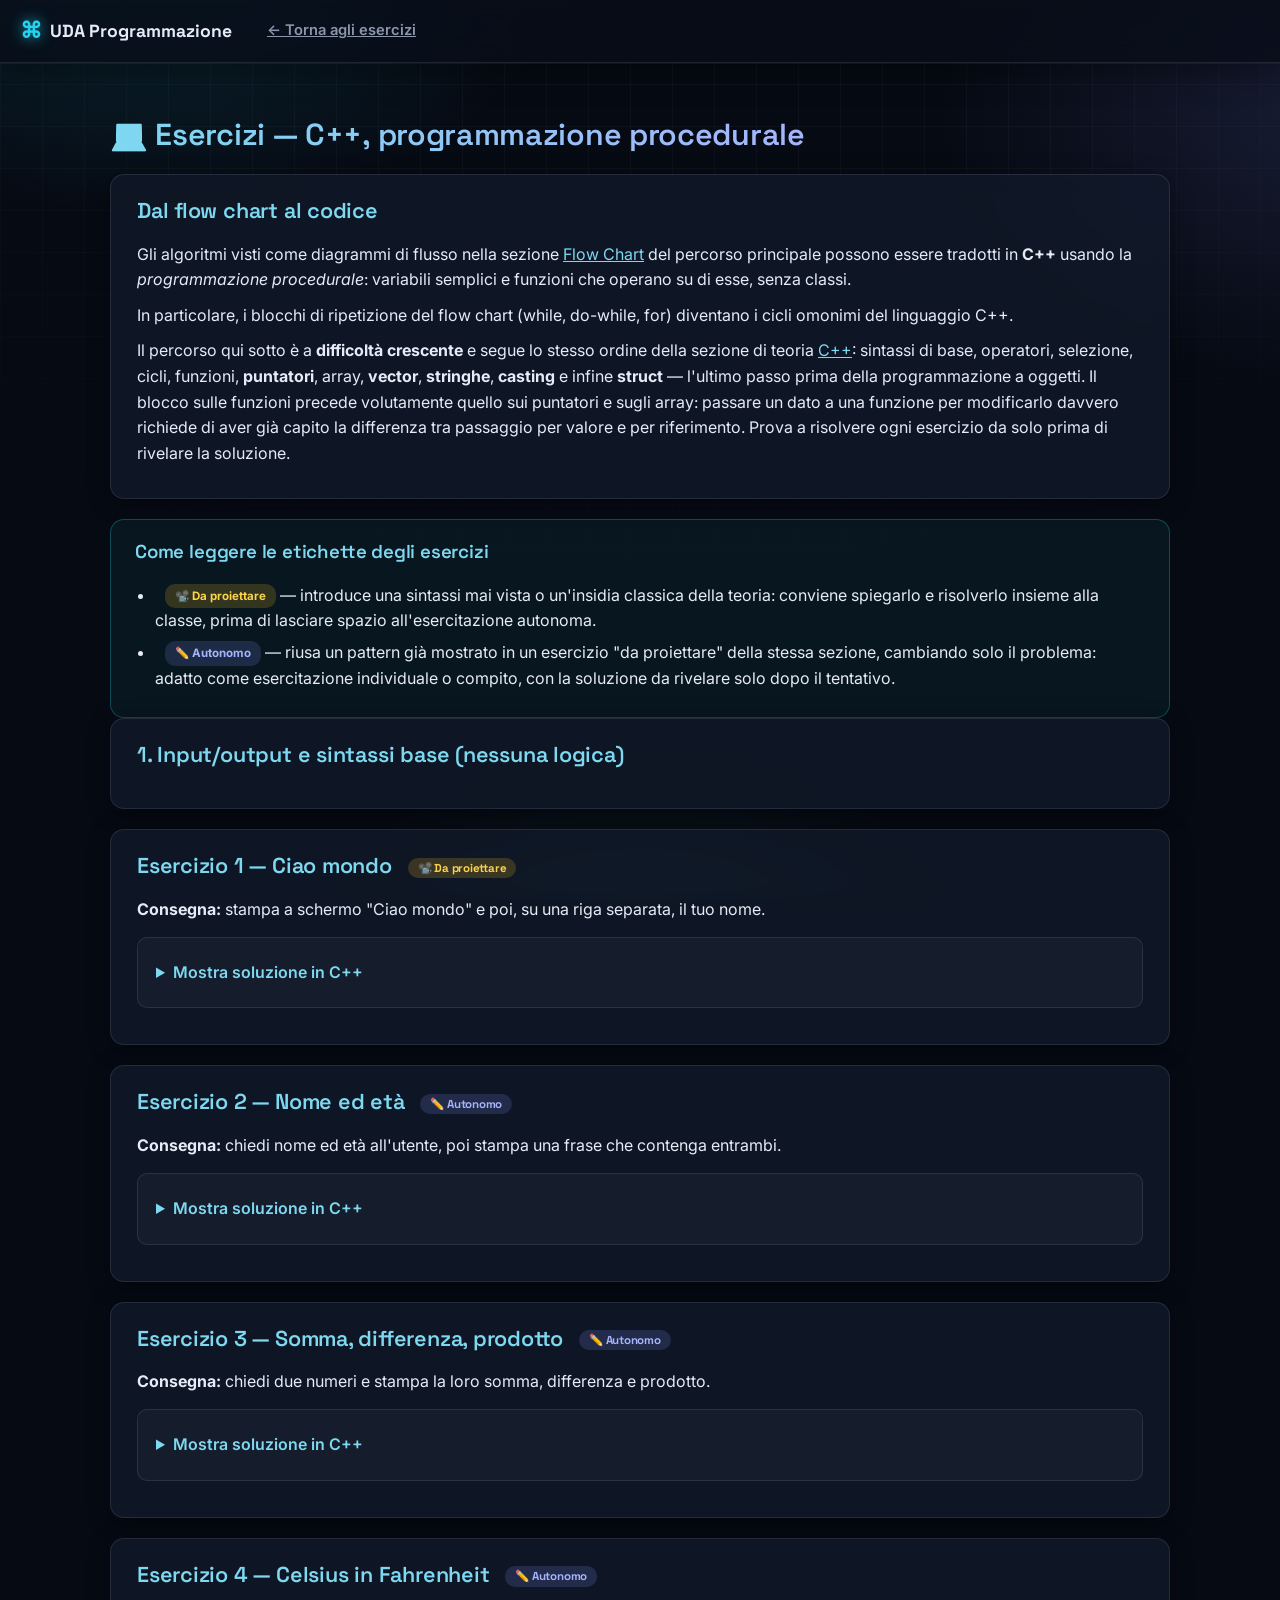
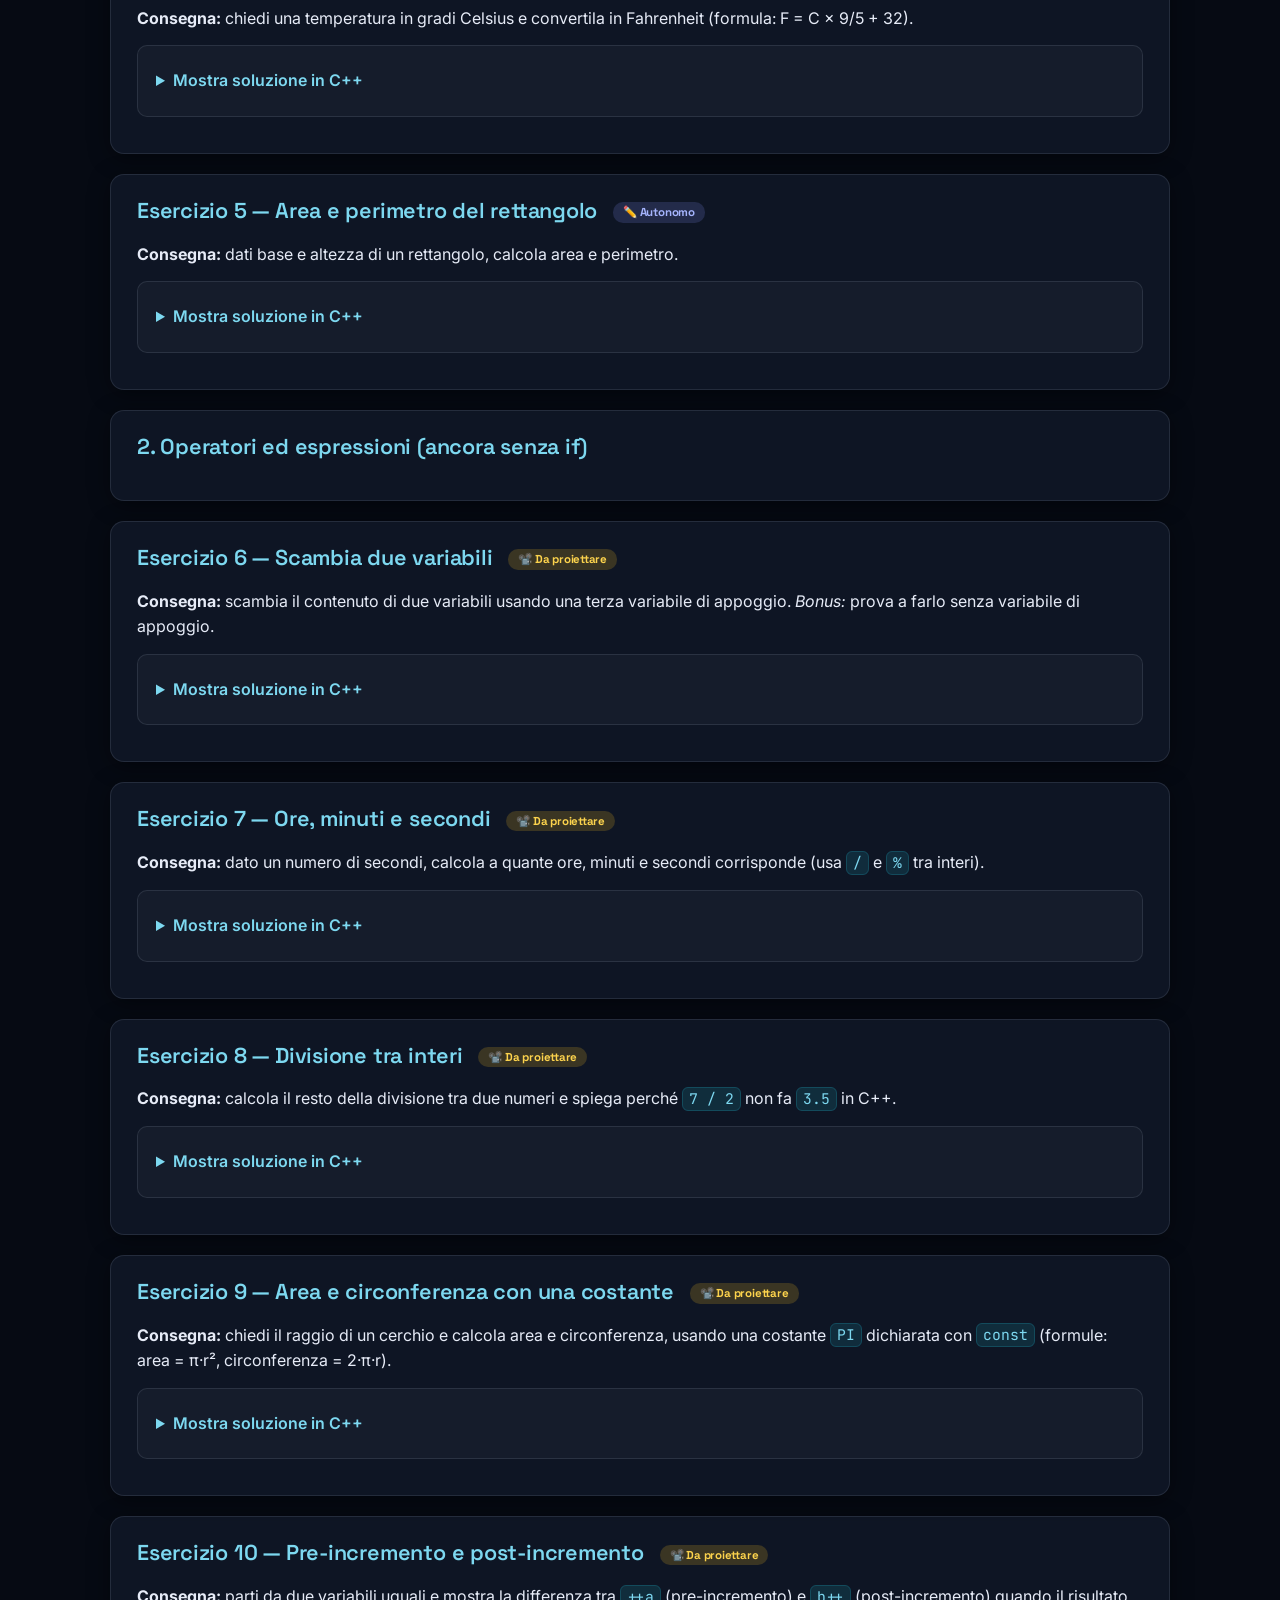
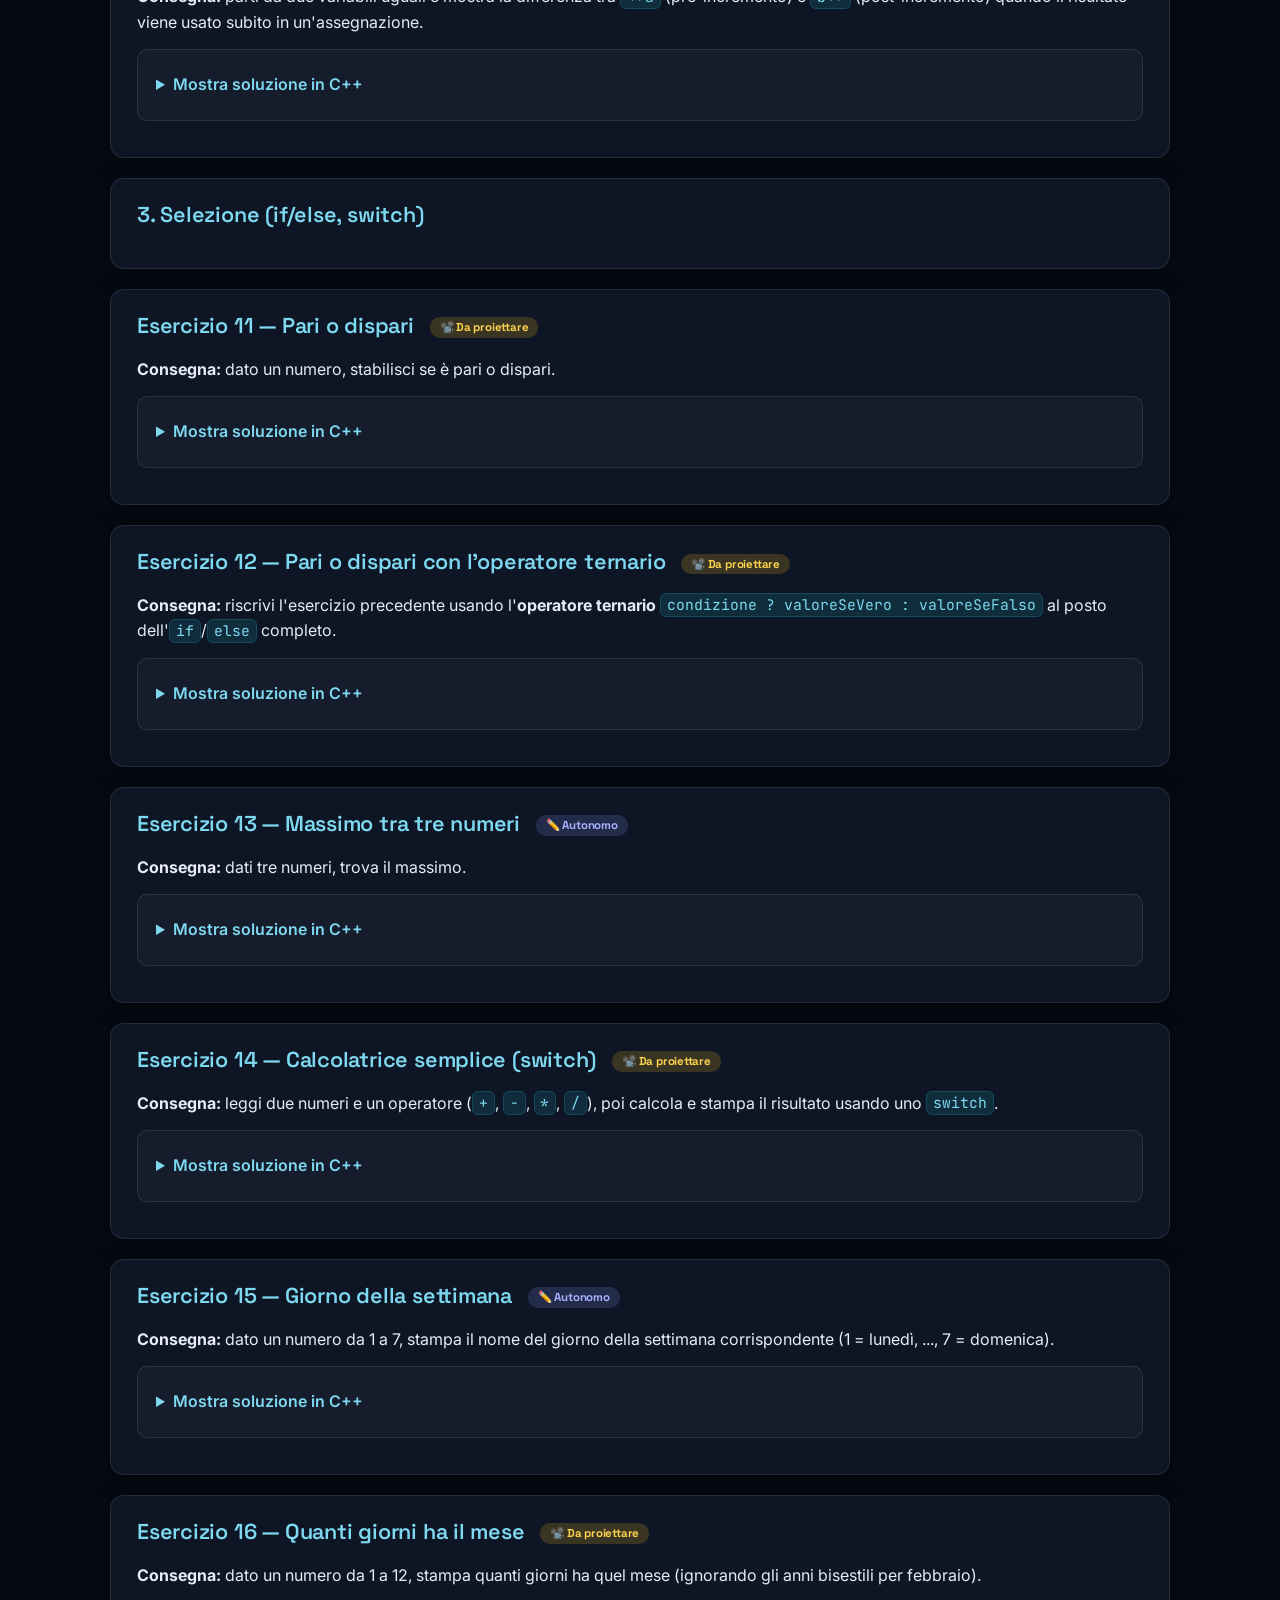
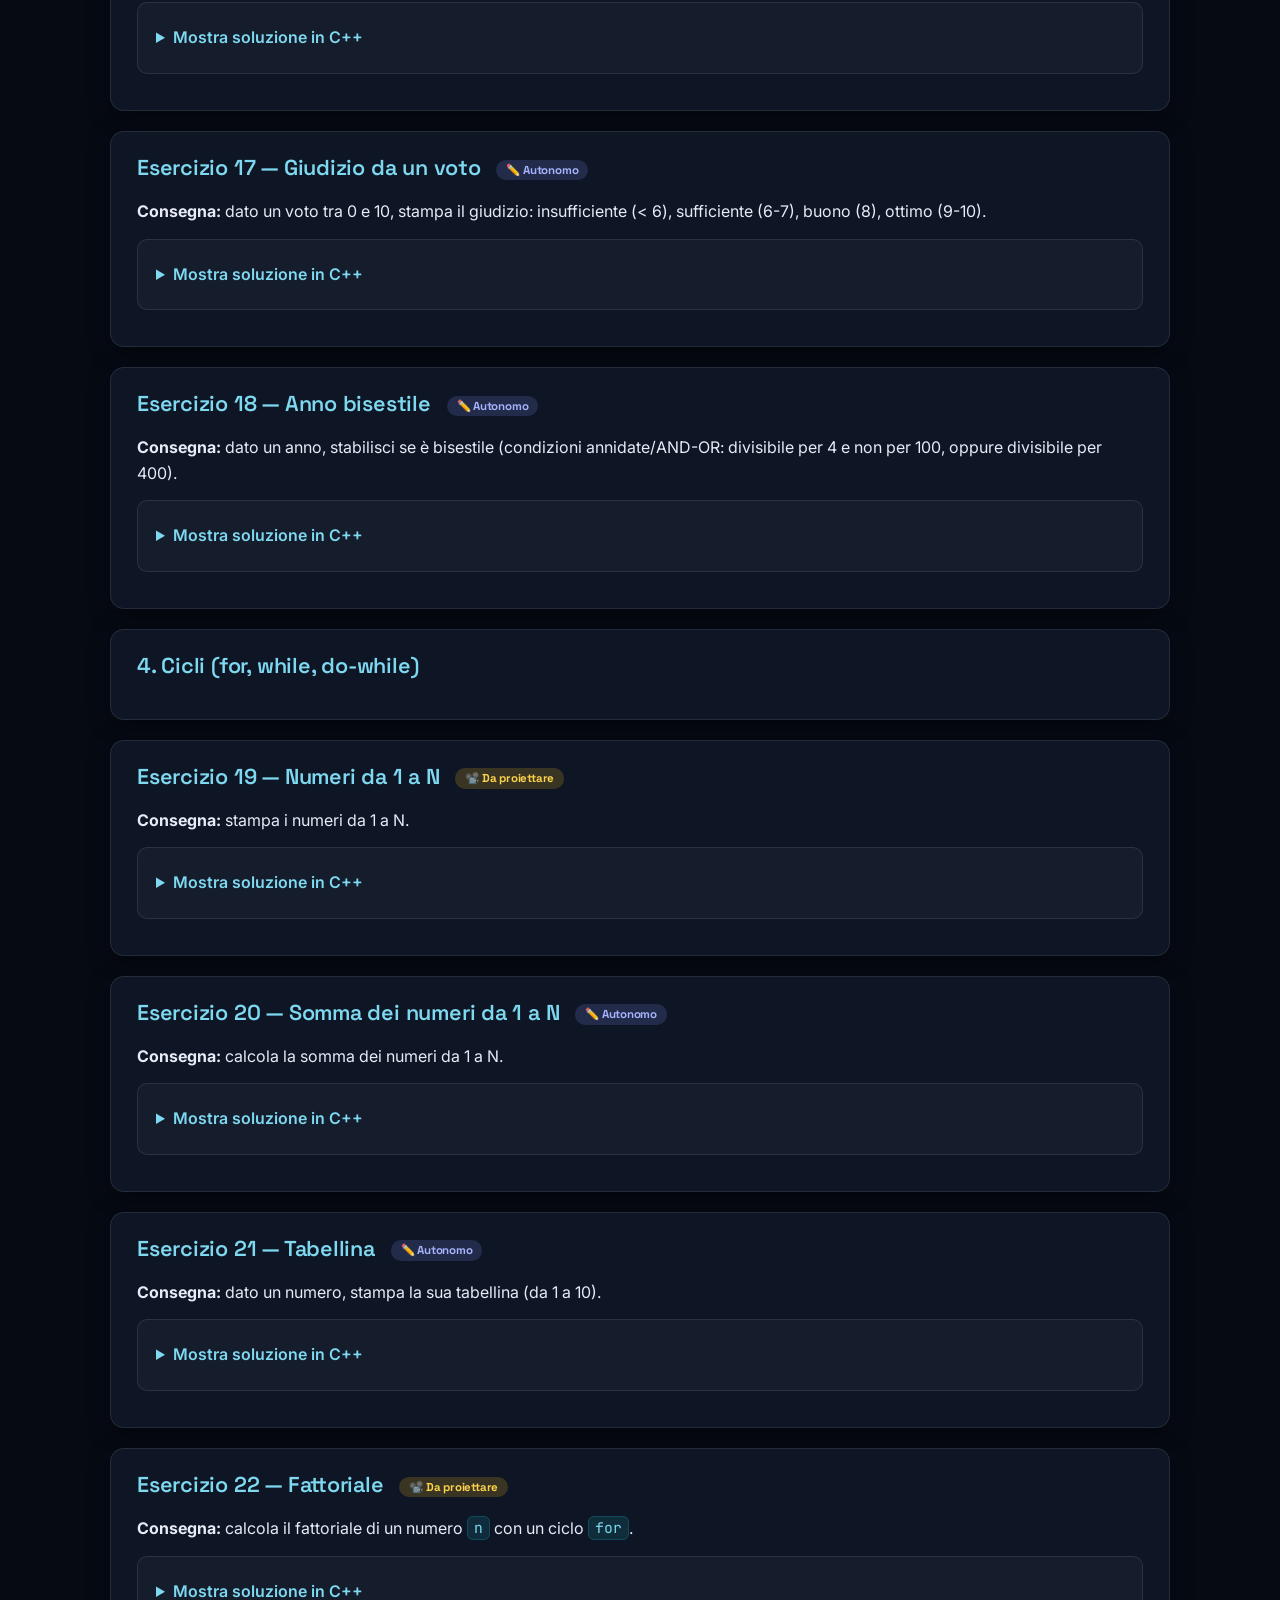
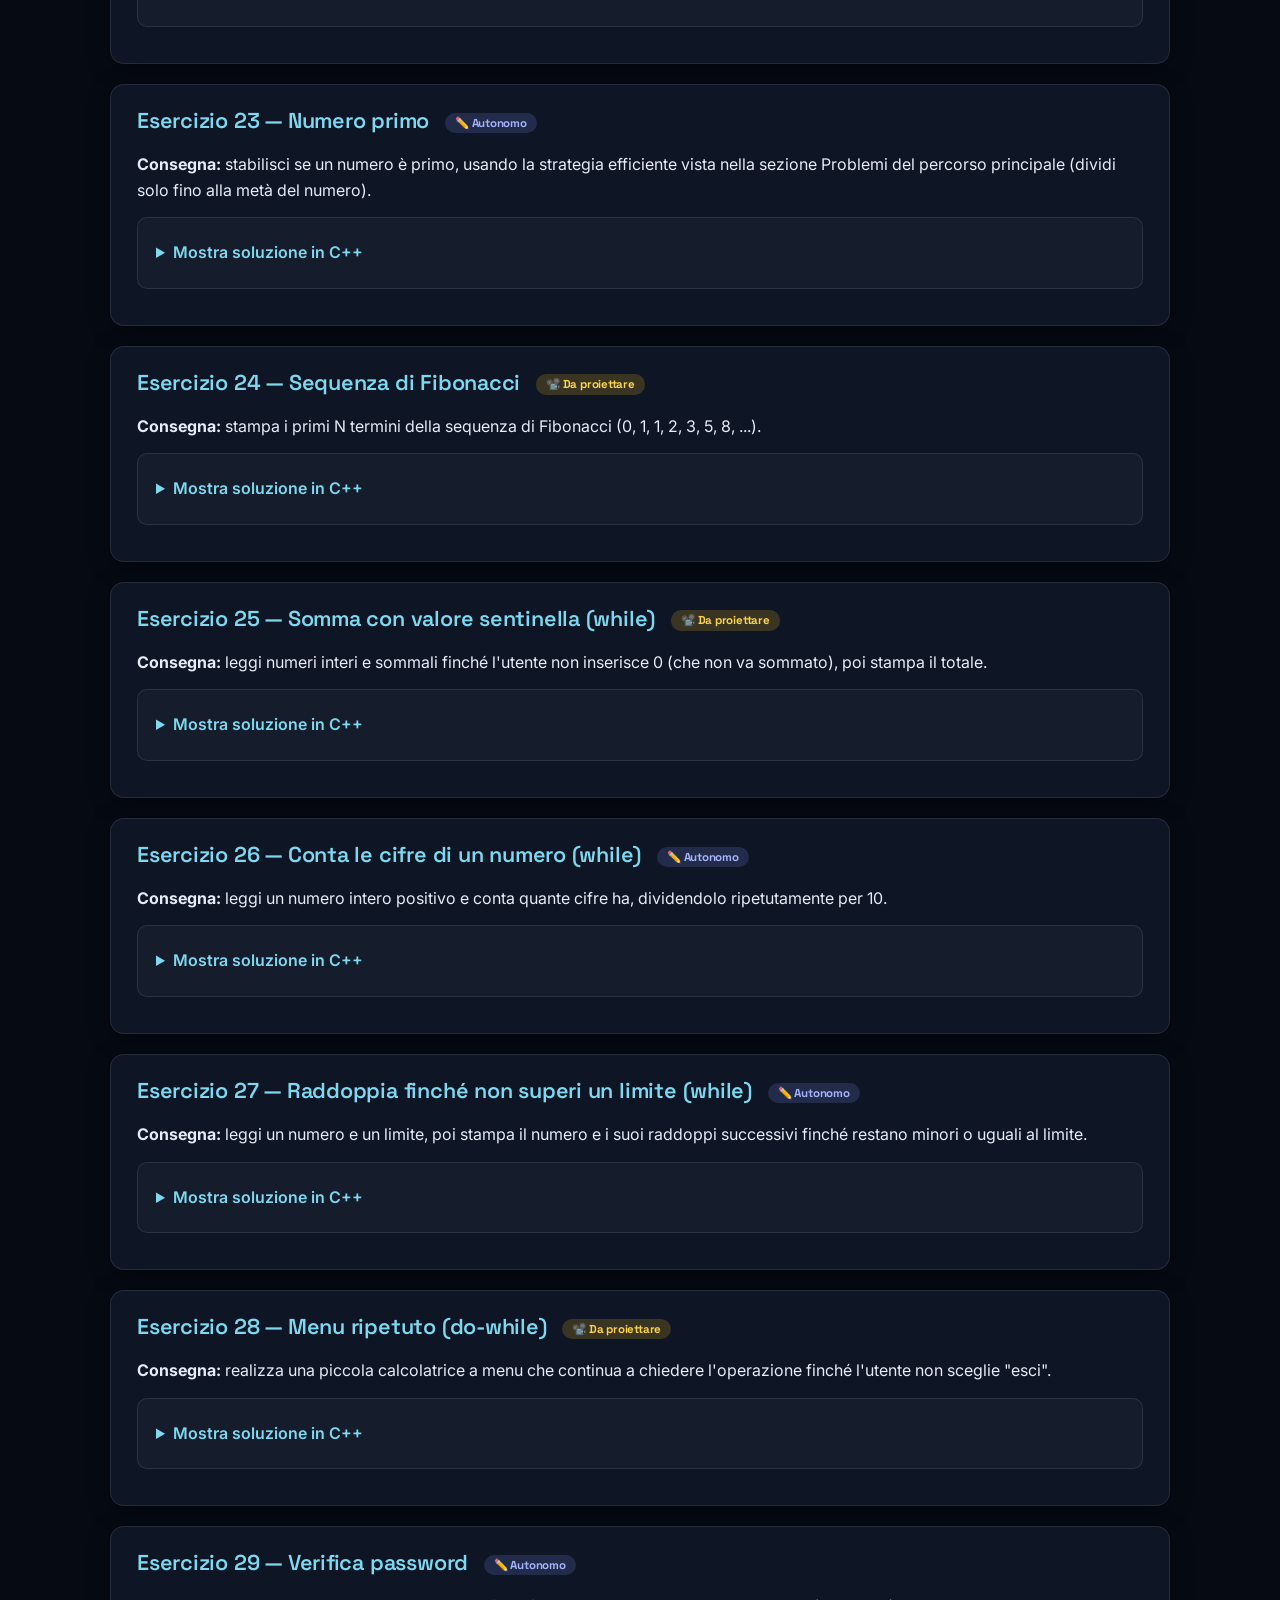
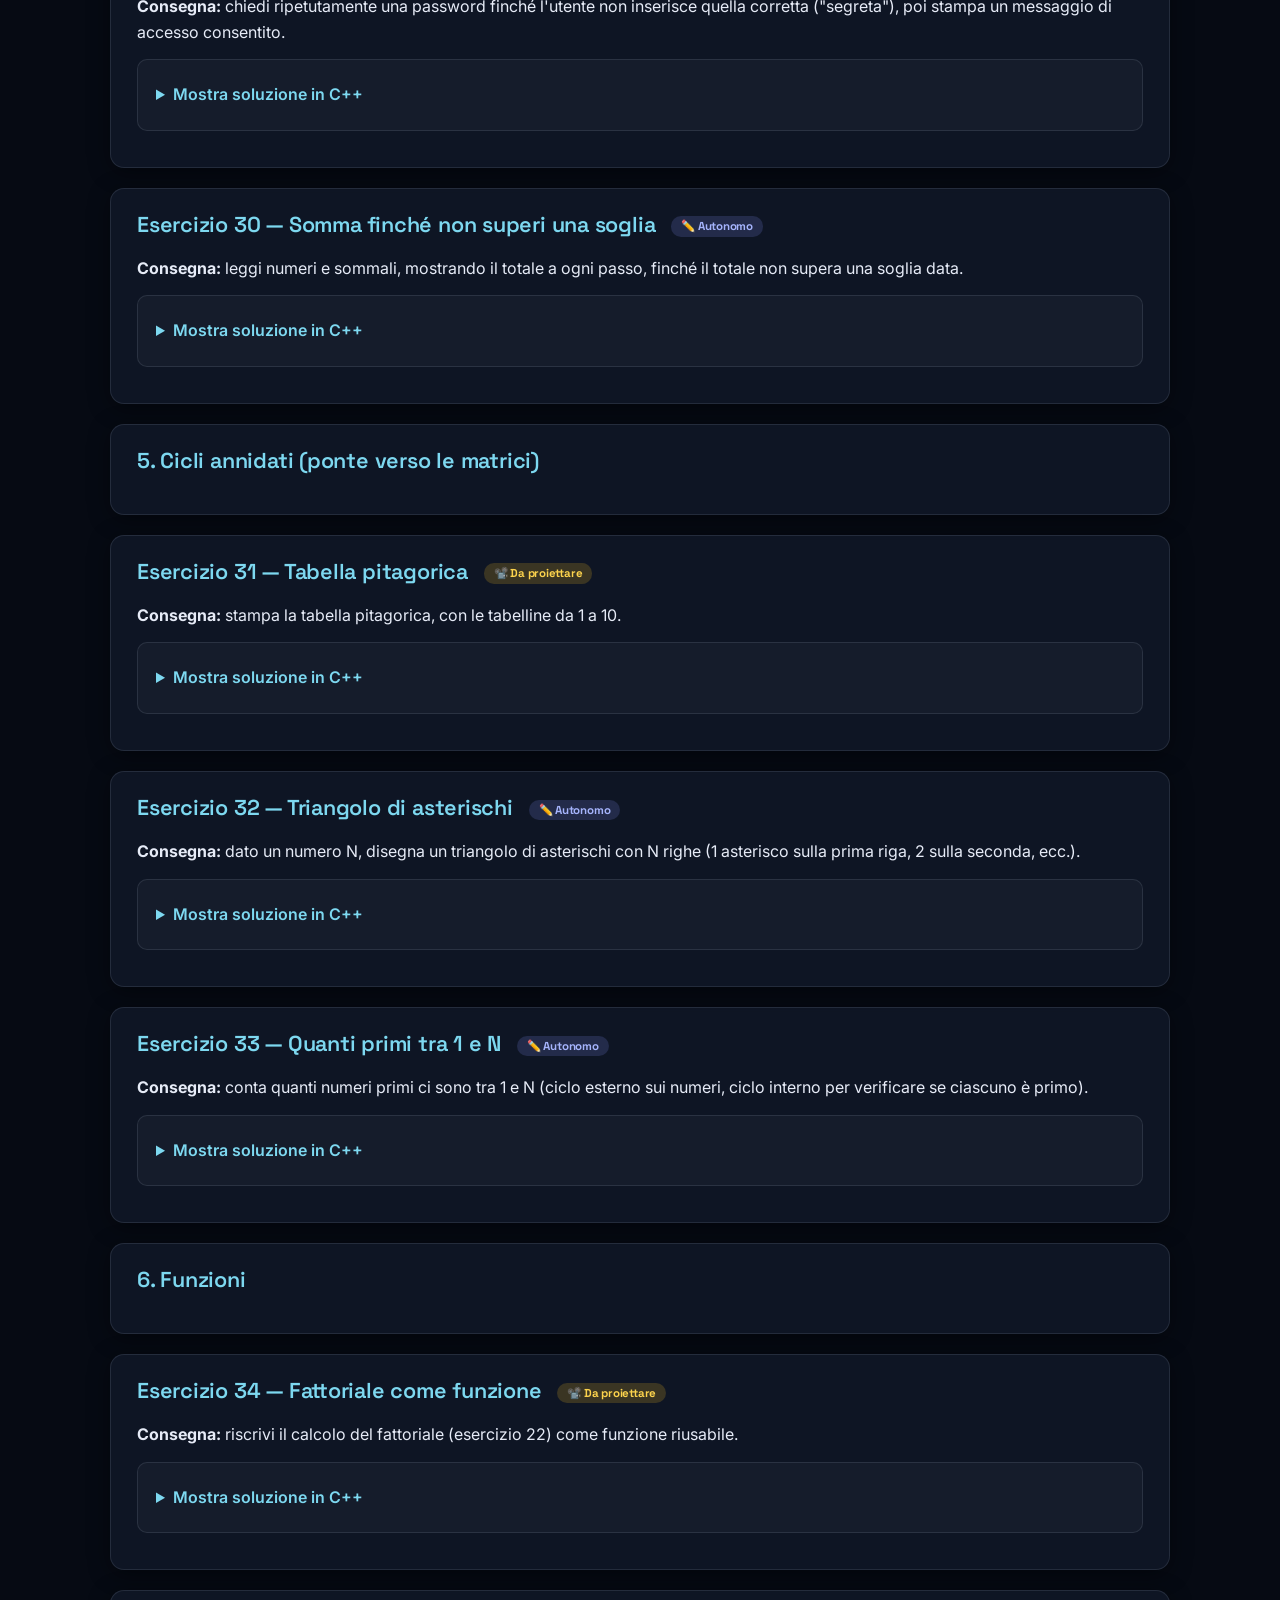
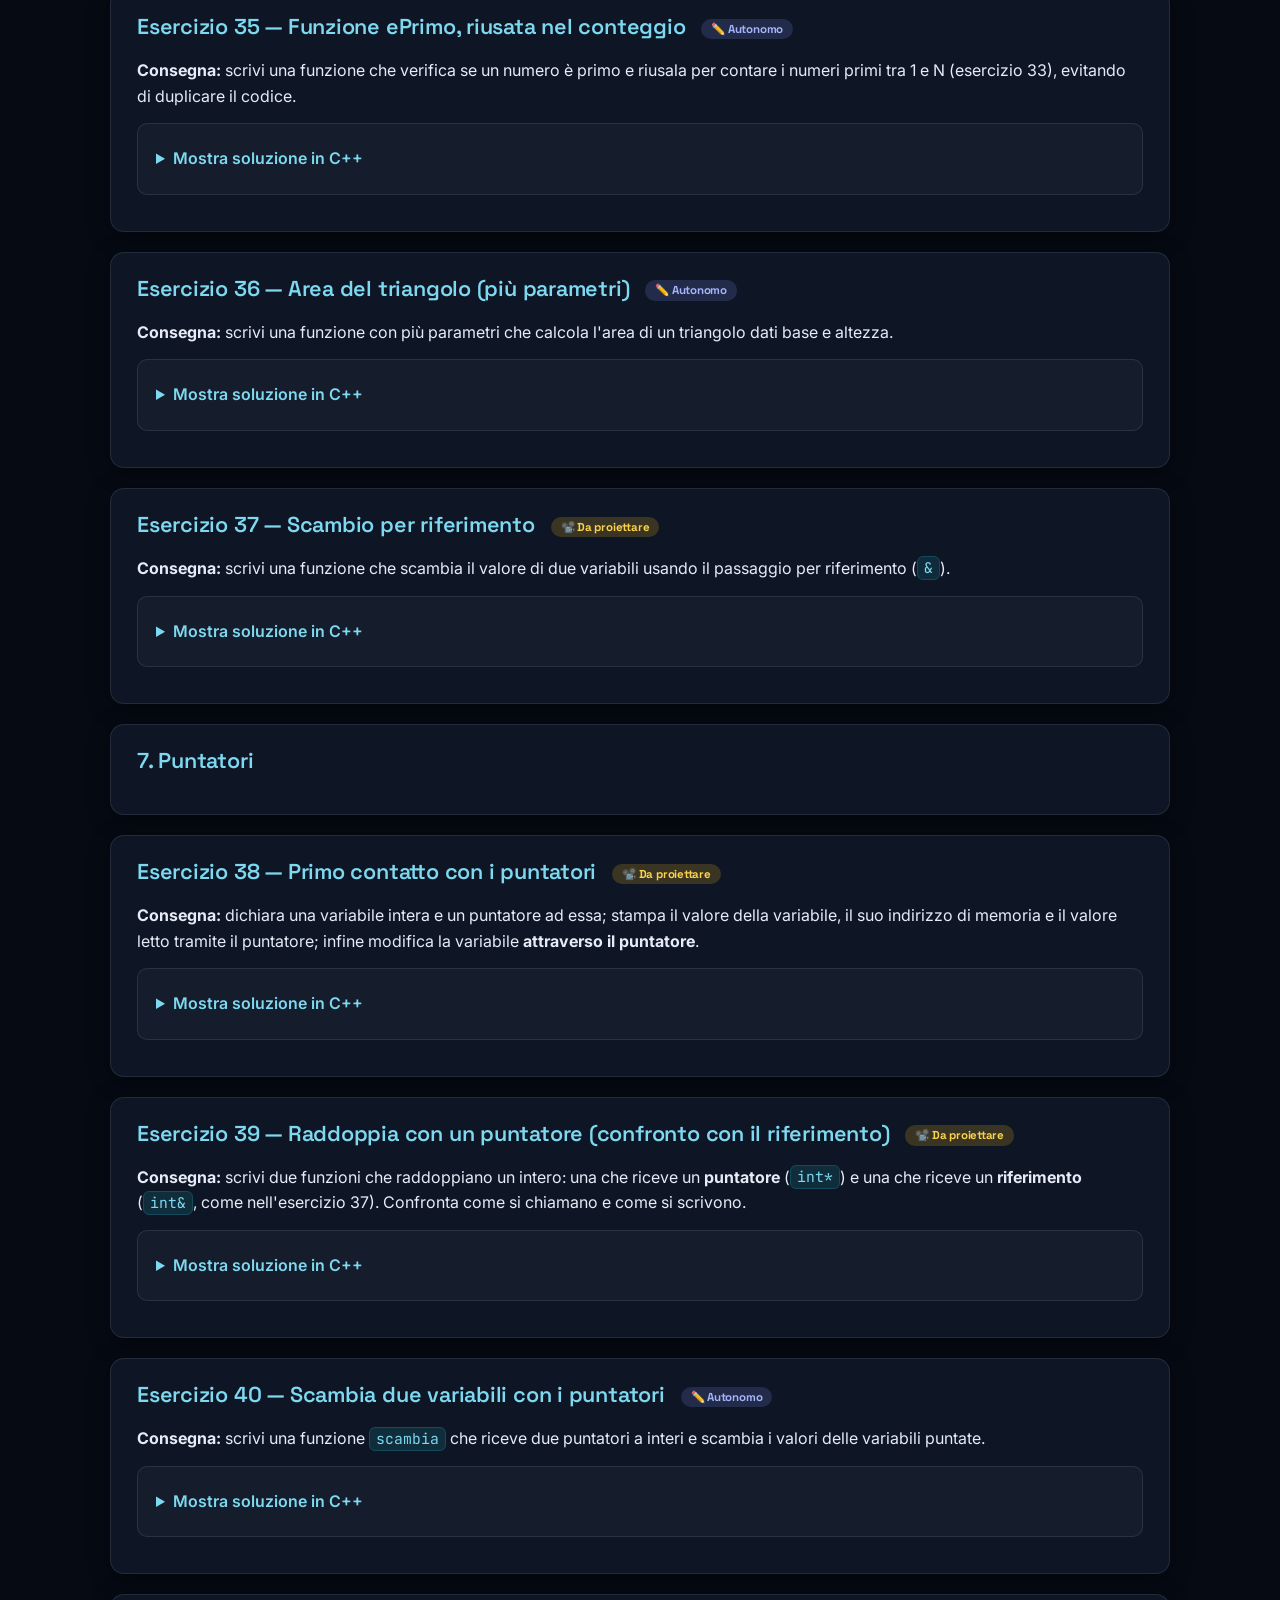
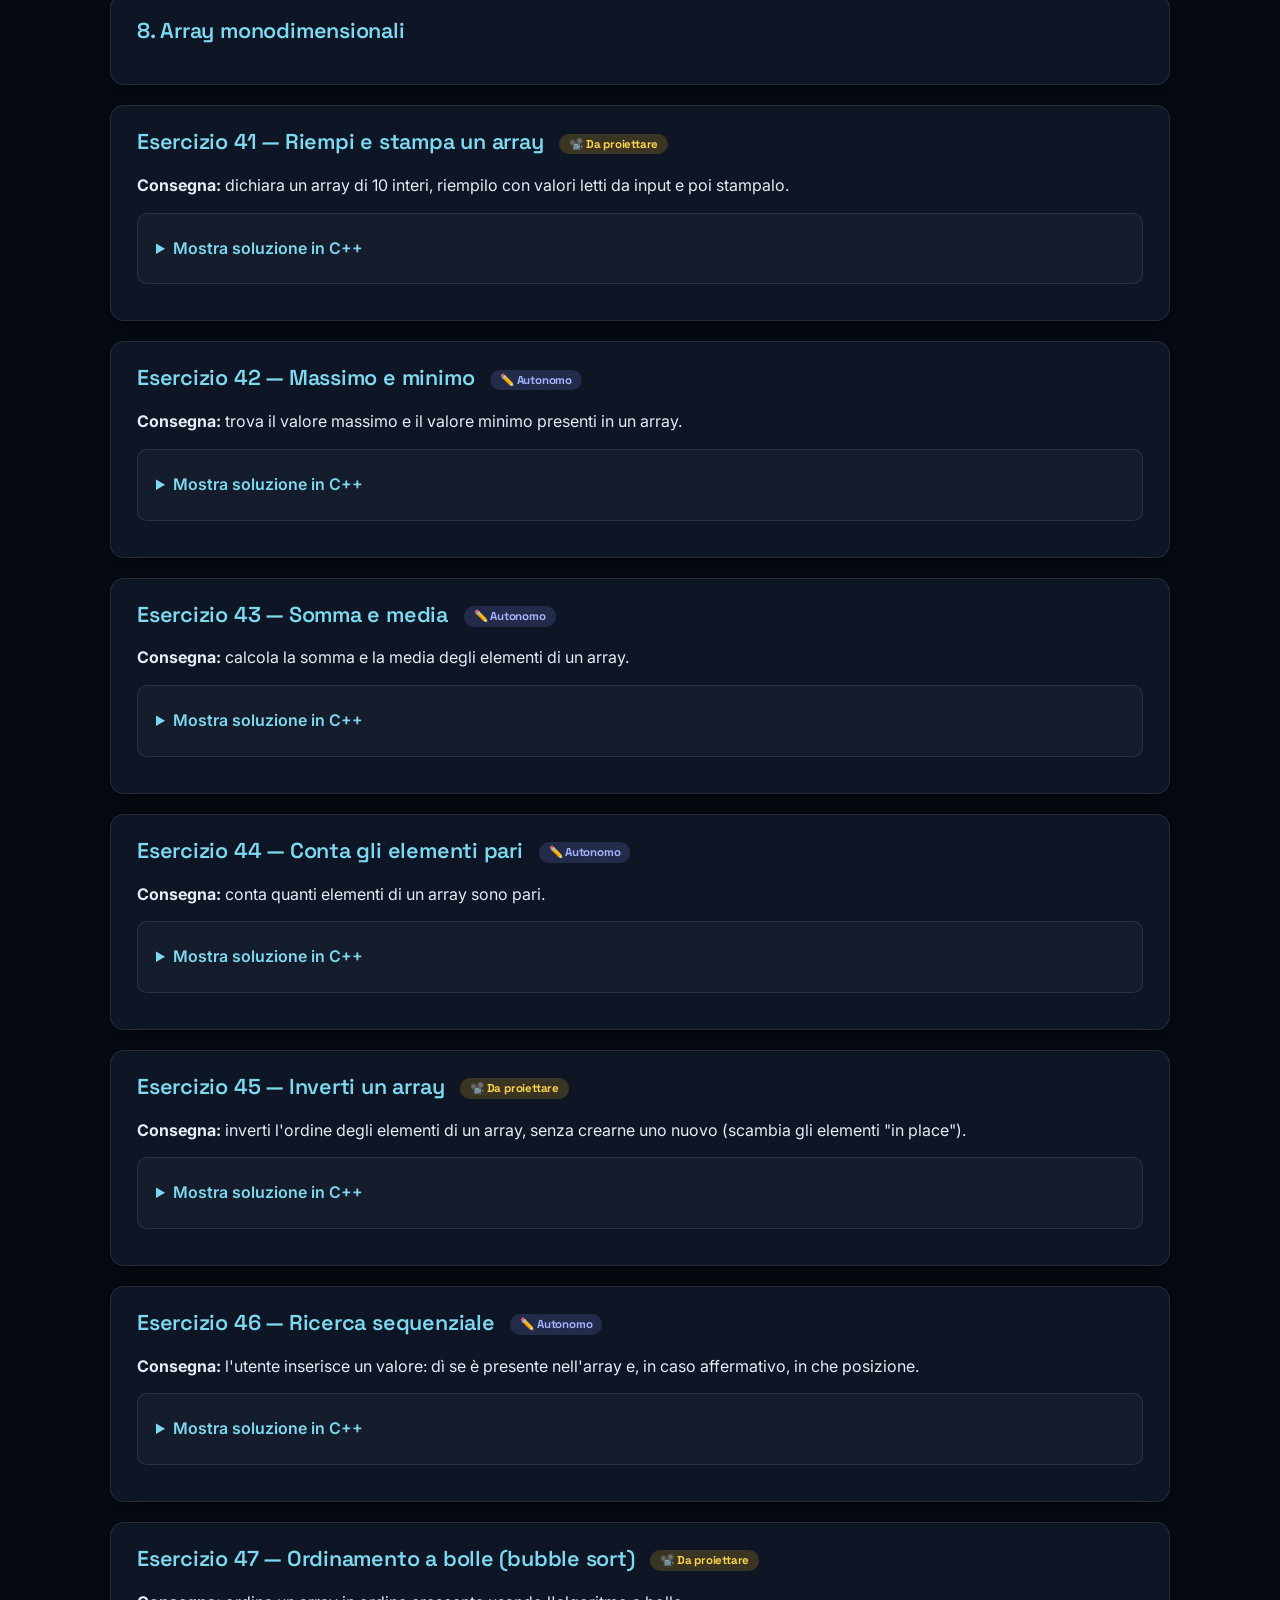
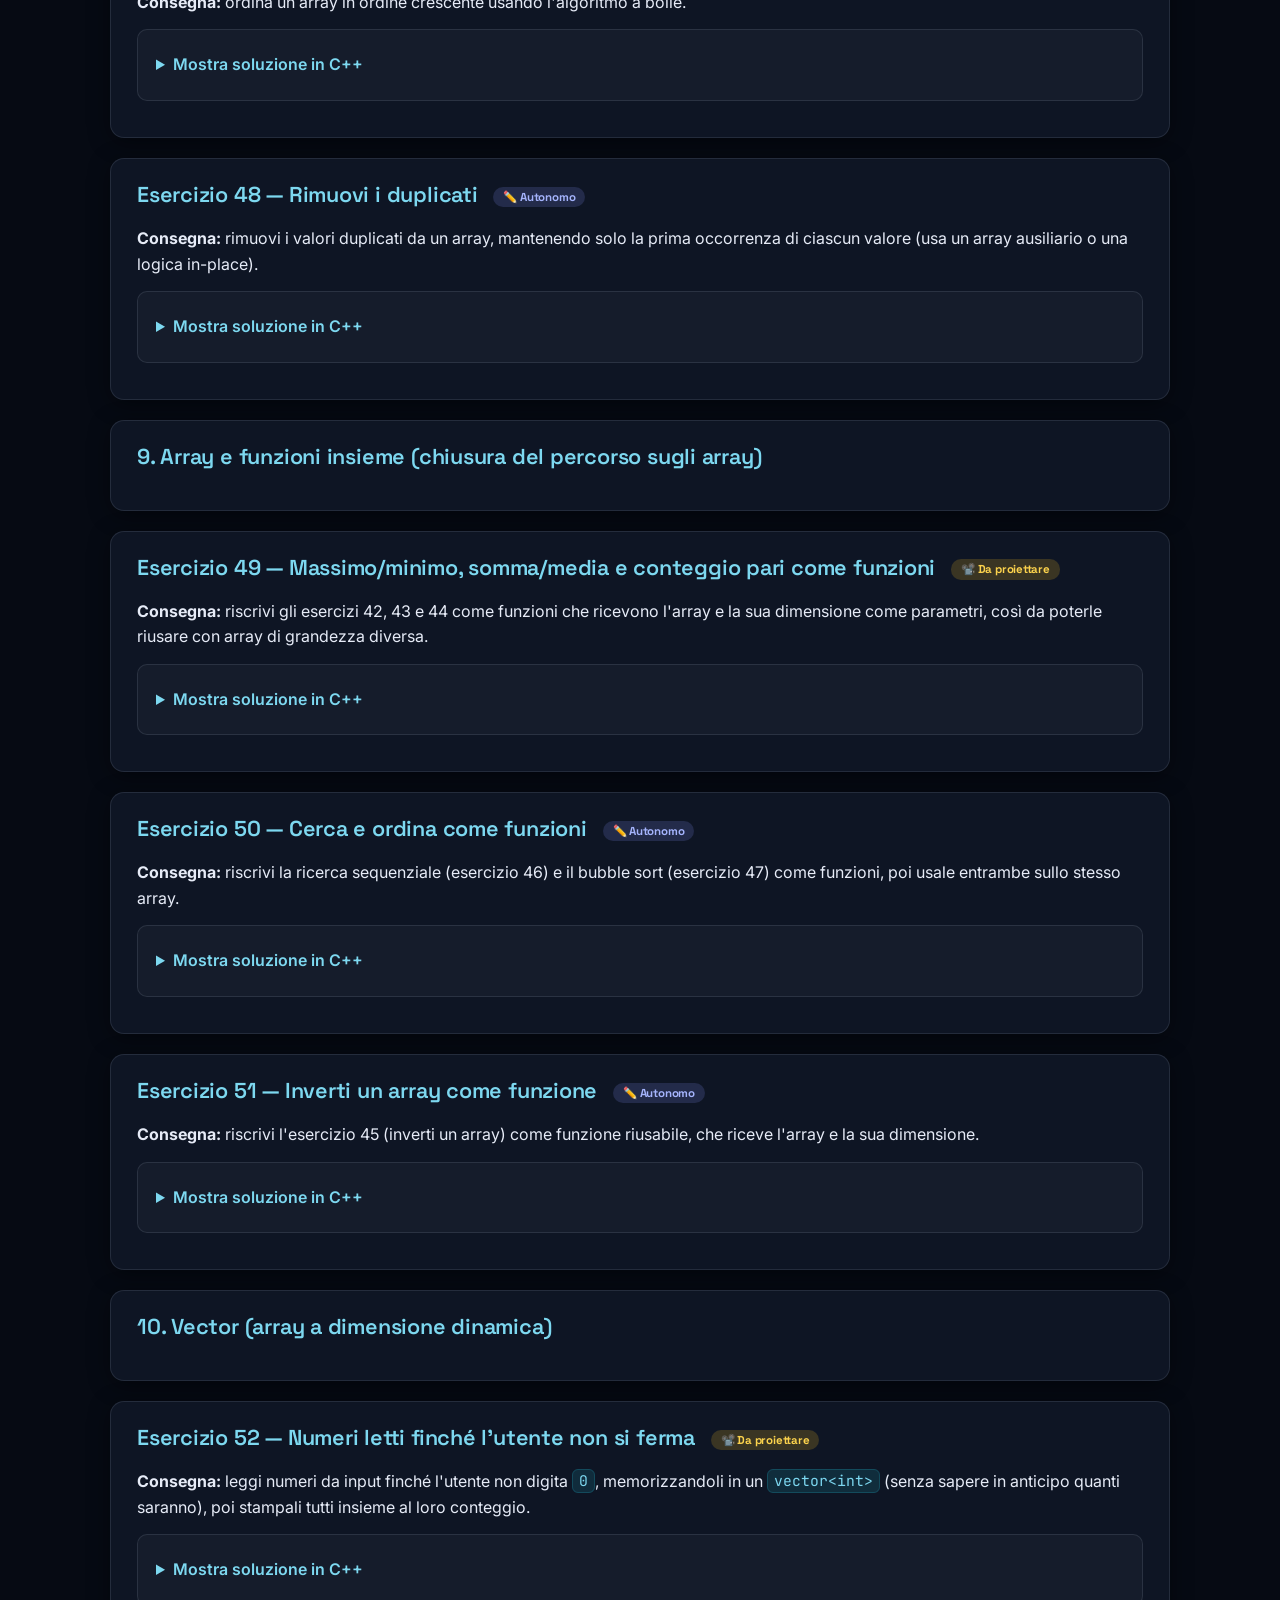
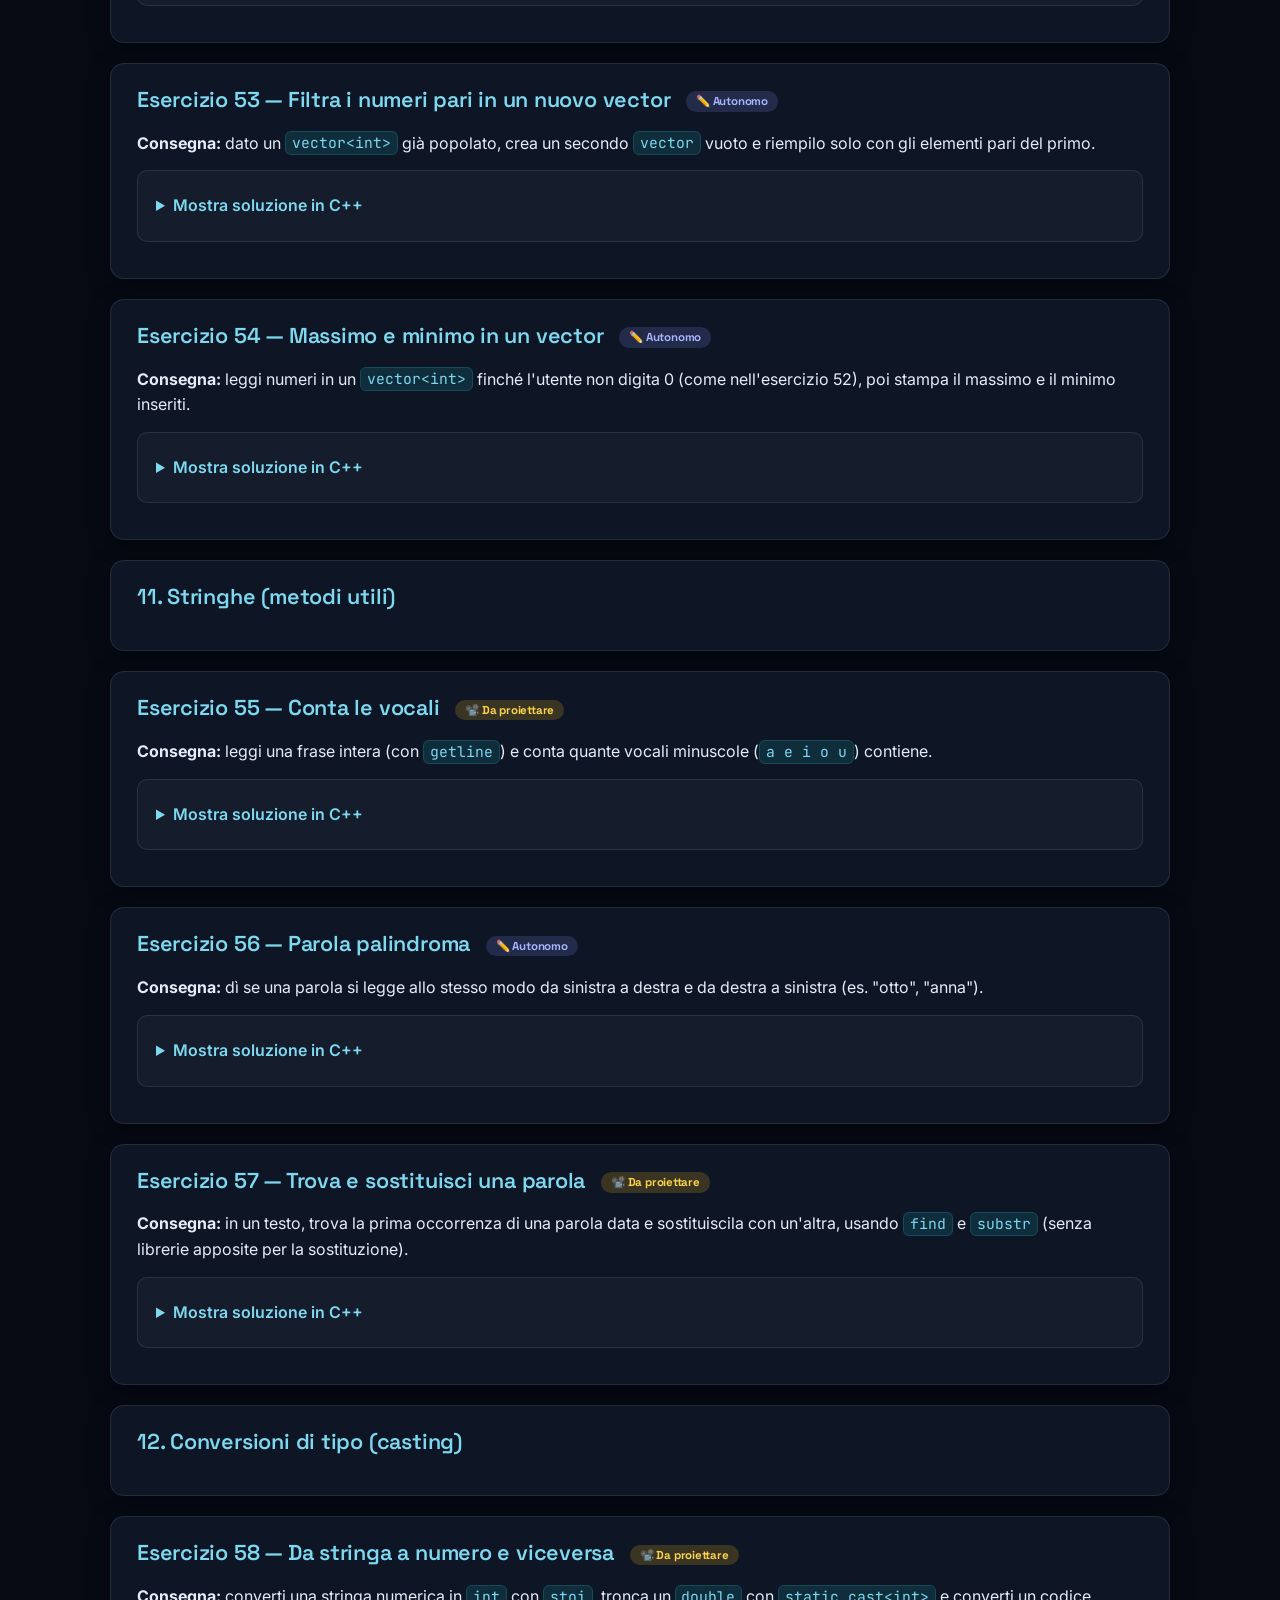
<file: esercizi-cpp-procedurale.html>
<!DOCTYPE html>
<html lang="it">
<head>
<meta charset="UTF-8">
<meta name="viewport" content="width=device-width, initial-scale=1.0">
<title>Esercizi C++ procedurale – UDA Programmazione</title>
<link rel="stylesheet" href="css/style.css">
</head>
<body>

<header class="topbar">
  <div class="brand">
    <span class="brand-icon">⌘</span>
    <span class="brand-text">UDA Programmazione</span>
  </div>
  <nav class="mainnav">
    <a class="navbtn" href="Introduzione_Programmazione.html#esercizi">← Torna agli esercizi</a>
  </nav>
</header>

<main>
<section class="view active">
  <h1 class="view-title">💻 Esercizi — C++, programmazione procedurale</h1>

  <div class="lesson-block">
    <h2>Dal flow chart al codice</h2>
    <p>Gli algoritmi visti come diagrammi di flusso nella sezione <a href="Introduzione_Programmazione.html">Flow Chart</a> del percorso principale possono essere tradotti in <strong>C++</strong> usando la <em>programmazione procedurale</em>: variabili semplici e funzioni che operano su di esse, senza classi.</p>
    <p>In particolare, i blocchi di ripetizione del flow chart (while, do-while, for) diventano i cicli omonimi del linguaggio C++.</p>
    <p>Il percorso qui sotto è a <strong>difficoltà crescente</strong> e segue lo stesso ordine della sezione di teoria <a href="Introduzione_Programmazione.html">C++</a>: sintassi di base, operatori, selezione, cicli, funzioni, <strong>puntatori</strong>, array, <strong>vector</strong>, <strong>stringhe</strong>, <strong>casting</strong> e infine <strong>struct</strong> — l'ultimo passo prima della programmazione a oggetti. Il blocco sulle funzioni precede volutamente quello sui puntatori e sugli array: passare un dato a una funzione per modificarlo davvero richiede di aver già capito la differenza tra passaggio per valore e per riferimento. Prova a risolvere ogni esercizio da solo prima di rivelare la soluzione.</p>
  </div>

  <div class="info-box">
    <h3>Come leggere le etichette degli esercizi</h3>
    <ul>
      <li><span class="badge-proietta">📽️ Da proiettare</span> — introduce una sintassi mai vista o un'insidia classica della teoria: conviene spiegarlo e risolverlo insieme alla classe, prima di lasciare spazio all'esercitazione autonoma.</li>
      <li><span class="badge-solo">✏️ Autonomo</span> — riusa un pattern già mostrato in un esercizio "da proiettare" della stessa sezione, cambiando solo il problema: adatto come esercitazione individuale o compito, con la soluzione da rivelare solo dopo il tentativo.</li>
    </ul>
  </div>

  <!-- ============ 1. INPUT/OUTPUT E SINTASSI BASE ============ -->
  <div class="lesson-block">
    <h2>1. Input/output e sintassi base (nessuna logica)</h2>
  </div>

  <div class="lesson-block">
    <h2>Esercizio 1 — Ciao mondo <span class="badge-proietta">📽️ Da proiettare</span></h2>
    <p><strong>Consegna:</strong> stampa a schermo "Ciao mondo" e poi, su una riga separata, il tuo nome.</p>
    <div class="exercise-card">
      <details class="reveal"><summary>Mostra soluzione in C++</summary>
        <pre class="code-panel active">#include &lt;iostream&gt;
using namespace std;

int main() {
    cout &lt;&lt; "Ciao mondo" &lt;&lt; endl;
    cout &lt;&lt; "Mi chiamo Luca" &lt;&lt; endl;
    return 0;
}</pre>
      </details>
    </div>
  </div>

  <div class="lesson-block">
    <h2>Esercizio 2 — Nome ed età <span class="badge-solo">✏️ Autonomo</span></h2>
    <p><strong>Consegna:</strong> chiedi nome ed età all'utente, poi stampa una frase che contenga entrambi.</p>
    <div class="exercise-card">
      <details class="reveal"><summary>Mostra soluzione in C++</summary>
        <pre class="code-panel active">#include &lt;iostream&gt;
#include &lt;string&gt;
using namespace std;

int main() {
    string nome;
    int eta;
    cout &lt;&lt; "Come ti chiami? ";
    cin &gt;&gt; nome;
    cout &lt;&lt; "Quanti anni hai? ";
    cin &gt;&gt; eta;
    cout &lt;&lt; "Ciao " &lt;&lt; nome &lt;&lt; ", hai " &lt;&lt; eta &lt;&lt; " anni." &lt;&lt; endl;
    return 0;
}</pre>
      </details>
    </div>
  </div>

  <div class="lesson-block">
    <h2>Esercizio 3 — Somma, differenza, prodotto <span class="badge-solo">✏️ Autonomo</span></h2>
    <p><strong>Consegna:</strong> chiedi due numeri e stampa la loro somma, differenza e prodotto.</p>
    <div class="exercise-card">
      <details class="reveal"><summary>Mostra soluzione in C++</summary>
        <pre class="code-panel active">#include &lt;iostream&gt;
using namespace std;

int main() {
    double a, b;
    cin &gt;&gt; a &gt;&gt; b;
    cout &lt;&lt; "Somma: " &lt;&lt; (a + b) &lt;&lt; endl;
    cout &lt;&lt; "Differenza: " &lt;&lt; (a - b) &lt;&lt; endl;
    cout &lt;&lt; "Prodotto: " &lt;&lt; (a * b) &lt;&lt; endl;
    return 0;
}</pre>
      </details>
    </div>
  </div>

  <div class="lesson-block">
    <h2>Esercizio 4 — Celsius in Fahrenheit <span class="badge-solo">✏️ Autonomo</span></h2>
    <p><strong>Consegna:</strong> chiedi una temperatura in gradi Celsius e convertila in Fahrenheit (formula: F = C × 9/5 + 32).</p>
    <div class="exercise-card">
      <details class="reveal"><summary>Mostra soluzione in C++</summary>
        <pre class="code-panel active">#include &lt;iostream&gt;
using namespace std;

int main() {
    double celsius;
    cin &gt;&gt; celsius;
    double fahrenheit = celsius * 9.0 / 5.0 + 32;
    cout &lt;&lt; celsius &lt;&lt; " C = " &lt;&lt; fahrenheit &lt;&lt; " F";
    return 0;
}</pre>
        <p class="note">Attenzione a scrivere <code>9.0 / 5.0</code> e non <code>9 / 5</code>: con interi la divisione darebbe 1 invece di 1.8.</p>
      </details>
    </div>
  </div>

  <div class="lesson-block">
    <h2>Esercizio 5 — Area e perimetro del rettangolo <span class="badge-solo">✏️ Autonomo</span></h2>
    <p><strong>Consegna:</strong> dati base e altezza di un rettangolo, calcola area e perimetro.</p>
    <div class="exercise-card">
      <details class="reveal"><summary>Mostra soluzione in C++</summary>
        <pre class="code-panel active">#include &lt;iostream&gt;
using namespace std;

int main() {
    double base, altezza;
    cin &gt;&gt; base &gt;&gt; altezza;
    double area = base * altezza;
    double perimetro = 2 * (base + altezza);
    cout &lt;&lt; "Area: " &lt;&lt; area &lt;&lt; endl;
    cout &lt;&lt; "Perimetro: " &lt;&lt; perimetro &lt;&lt; endl;
    return 0;
}</pre>
      </details>
    </div>
  </div>

  <!-- ============ 2. OPERATORI ED ESPRESSIONI ============ -->
  <div class="lesson-block">
    <h2>2. Operatori ed espressioni (ancora senza if)</h2>
  </div>

  <div class="lesson-block">
    <h2>Esercizio 6 — Scambia due variabili <span class="badge-proietta">📽️ Da proiettare</span></h2>
    <p><strong>Consegna:</strong> scambia il contenuto di due variabili usando una terza variabile di appoggio. <em>Bonus:</em> prova a farlo senza variabile di appoggio.</p>
    <div class="exercise-card">
      <details class="reveal"><summary>Mostra soluzione in C++</summary>
        <pre class="code-panel active">#include &lt;iostream&gt;
using namespace std;

int main() {
    int a, b;
    cin &gt;&gt; a &gt;&gt; b;

    int temp = a;
    a = b;
    b = temp;

    cout &lt;&lt; "a = " &lt;&lt; a &lt;&lt; ", b = " &lt;&lt; b;
    return 0;
}</pre>
        <p class="note"><strong>Bonus senza terza variabile:</strong> <code>a = a + b; b = a - b; a = a - b;</code> (funziona anche con lo XOR: <code>a ^= b; b ^= a; a ^= b;</code> ma solo con interi).</p>
      </details>
    </div>
  </div>

  <div class="lesson-block">
    <h2>Esercizio 7 — Ore, minuti e secondi <span class="badge-proietta">📽️ Da proiettare</span></h2>
    <p><strong>Consegna:</strong> dato un numero di secondi, calcola a quante ore, minuti e secondi corrisponde (usa <code>/</code> e <code>%</code> tra interi).</p>
    <div class="exercise-card">
      <details class="reveal"><summary>Mostra soluzione in C++</summary>
        <pre class="code-panel active">#include &lt;iostream&gt;
using namespace std;

int main() {
    int totale;
    cin &gt;&gt; totale;

    int ore = totale / 3600;
    int resto = totale % 3600;
    int minuti = resto / 60;
    int secondi = resto % 60;

    cout &lt;&lt; ore &lt;&lt; "h " &lt;&lt; minuti &lt;&lt; "m " &lt;&lt; secondi &lt;&lt; "s";
    return 0;
}</pre>
      </details>
    </div>
  </div>

  <div class="lesson-block">
    <h2>Esercizio 8 — Divisione tra interi <span class="badge-proietta">📽️ Da proiettare</span></h2>
    <p><strong>Consegna:</strong> calcola il resto della divisione tra due numeri e spiega perché <code>7 / 2</code> non fa <code>3.5</code> in C++.</p>
    <div class="exercise-card">
      <details class="reveal"><summary>Mostra soluzione in C++</summary>
        <pre class="code-panel active">#include &lt;iostream&gt;
using namespace std;

int main() {
    int a = 7, b = 2;
    cout &lt;&lt; a &lt;&lt; " / " &lt;&lt; b &lt;&lt; " = " &lt;&lt; (a / b) &lt;&lt; endl;
    cout &lt;&lt; a &lt;&lt; " % " &lt;&lt; b &lt;&lt; " = " &lt;&lt; (a % b) &lt;&lt; endl;
    return 0;
}</pre>
        <p class="note">Se entrambi gli operandi sono di tipo <code>int</code>, C++ esegue una <strong>divisione intera</strong>: il risultato è troncato (non arrotondato) alla parte intera, quindi <code>7 / 2</code> vale <code>3</code>, non <code>3.5</code>. Per ottenere il risultato decimale serve che almeno uno dei due operandi sia <code>double</code>, es. <code>7.0 / 2</code>.</p>
      </details>
    </div>
  </div>

  <div class="lesson-block">
    <h2>Esercizio 9 — Area e circonferenza con una costante <span class="badge-proietta">📽️ Da proiettare</span></h2>
    <p><strong>Consegna:</strong> chiedi il raggio di un cerchio e calcola area e circonferenza, usando una costante <code>PI</code> dichiarata con <code>const</code> (formule: area = π·r², circonferenza = 2·π·r).</p>
    <div class="exercise-card">
      <details class="reveal"><summary>Mostra soluzione in C++</summary>
        <pre class="code-panel active">#include &lt;iostream&gt;
using namespace std;

int main() {
    const double PI = 3.14159; // non deve mai cambiare: dichiararla const lo garantisce
    double raggio;
    cin &gt;&gt; raggio;

    double area = PI * raggio * raggio;
    double circonferenza = 2 * PI * raggio;

    cout &lt;&lt; "Area: " &lt;&lt; area &lt;&lt; endl;
    cout &lt;&lt; "Circonferenza: " &lt;&lt; circonferenza &lt;&lt; endl;

    // PI = 3.0; // se scommentata: ERRORE DI COMPILAZIONE, non si puo' riassegnare una costante
    return 0;
}</pre>
        <p class="note">Usare <code>const</code> non è solo una convenzione stilistica: se per errore in mezzo al codice si scrivesse <code>PI = 3.0;</code>, il compilatore lo segnalerebbe subito come errore, invece di lasciare che un bug del genere passi inosservato fino all'esecuzione.</p>
      </details>
    </div>
  </div>

  <div class="lesson-block">
    <h2>Esercizio 10 — Pre-incremento e post-incremento <span class="badge-proietta">📽️ Da proiettare</span></h2>
    <p><strong>Consegna:</strong> parti da due variabili uguali e mostra la differenza tra <code>++a</code> (pre-incremento) e <code>b++</code> (post-incremento) quando il risultato viene usato subito in un'assegnazione.</p>
    <div class="exercise-card">
      <details class="reveal"><summary>Mostra soluzione in C++</summary>
        <pre class="code-panel active">#include &lt;iostream&gt;
using namespace std;

int main() {
    int a = 5;
    int b = 5;

    int risultatoPre = ++a;  // PRE: a diventa 6 PRIMA di essere letto -> risultatoPre vale 6
    int risultatoPost = b++; // POST: risultatoPost prende il valore ATTUALE (5) -> POI b diventa 6

    cout &lt;&lt; "a = " &lt;&lt; a &lt;&lt; ", risultatoPre = " &lt;&lt; risultatoPre &lt;&lt; endl;   // a = 6, risultatoPre = 6
    cout &lt;&lt; "b = " &lt;&lt; b &lt;&lt; ", risultatoPost = " &lt;&lt; risultatoPost &lt;&lt; endl; // b = 6, risultatoPost = 5
    return 0;
}</pre>
        <p class="note">Alla fine <code>a</code> e <code>b</code> valgono entrambe 6: l'incremento avviene comunque. Cambia solo <strong>quale valore viene "fotografato"</strong> nella variabile di destinazione: quello già aggiornato (pre) o quello di un istante prima (post).</p>
      </details>
    </div>
  </div>

  <!-- ============ 3. SELEZIONE ============ -->
  <div class="lesson-block">
    <h2>3. Selezione (if/else, switch)</h2>
  </div>

  <div class="lesson-block">
    <h2>Esercizio 11 — Pari o dispari <span class="badge-proietta">📽️ Da proiettare</span></h2>
    <p><strong>Consegna:</strong> dato un numero, stabilisci se è pari o dispari.</p>
    <div class="exercise-card">
      <details class="reveal"><summary>Mostra soluzione in C++</summary>
        <pre class="code-panel active">#include &lt;iostream&gt;
using namespace std;

int main() {
    int n;
    cin &gt;&gt; n;
    if (n % 2 == 0) {
        cout &lt;&lt; n &lt;&lt; " e' pari";
    } else {
        cout &lt;&lt; n &lt;&lt; " e' dispari";
    }
    return 0;
}</pre>
      </details>
    </div>
  </div>

  <div class="lesson-block">
    <h2>Esercizio 12 — Pari o dispari con l'operatore ternario <span class="badge-proietta">📽️ Da proiettare</span></h2>
    <p><strong>Consegna:</strong> riscrivi l'esercizio precedente usando l'<strong>operatore ternario</strong> <code>condizione ? valoreSeVero : valoreSeFalso</code> al posto dell'<code>if</code>/<code>else</code> completo.</p>
    <div class="exercise-card">
      <details class="reveal"><summary>Mostra soluzione in C++</summary>
        <pre class="code-panel active">#include &lt;iostream&gt;
#include &lt;string&gt;
using namespace std;

int main() {
    int n;
    cin &gt;&gt; n;

    // equivalente compatto dell'if/else dell'esercizio 11
    string esito = (n % 2 == 0) ? "pari" : "dispari";

    cout &lt;&lt; n &lt;&lt; " e' " &lt;&lt; esito;
    return 0;
}</pre>
        <p class="note">Il ternario conviene quando si deve solo <strong>scegliere un valore</strong> da assegnare o stampare, come qui. Per una logica più complessa (più di due strade, più istruzioni per ramo, oppure un <code>cin</code> dentro una delle due alternative) serve invece un vero <code>if</code>/<code>else</code>, come quello visto negli esercizi successivi.</p>
      </details>
    </div>
  </div>

  <div class="lesson-block">
    <h2>Esercizio 13 — Massimo tra tre numeri <span class="badge-solo">✏️ Autonomo</span></h2>
    <p><strong>Consegna:</strong> dati tre numeri, trova il massimo.</p>
    <div class="exercise-card">
      <details class="reveal"><summary>Mostra soluzione in C++</summary>
        <pre class="code-panel active">#include &lt;iostream&gt;
using namespace std;

int main() {
    int a, b, c;
    cin &gt;&gt; a &gt;&gt; b &gt;&gt; c;

    int massimo = a;
    if (b &gt; massimo) {
        massimo = b;
    }
    if (c &gt; massimo) {
        massimo = c;
    }

    cout &lt;&lt; "Il massimo e' " &lt;&lt; massimo;
    return 0;
}</pre>
      </details>
    </div>
  </div>

  <div class="lesson-block">
    <h2>Esercizio 14 — Calcolatrice semplice (switch) <span class="badge-proietta">📽️ Da proiettare</span></h2>
    <p><strong>Consegna:</strong> leggi due numeri e un operatore (<code>+</code>, <code>-</code>, <code>*</code>, <code>/</code>), poi calcola e stampa il risultato usando uno <code>switch</code>.</p>
    <div class="exercise-card">
      <details class="reveal"><summary>Mostra soluzione in C++</summary>
        <pre class="code-panel active">#include &lt;iostream&gt;
using namespace std;

int main() {
    double a, b;
    char op;
    cin &gt;&gt; a &gt;&gt; op &gt;&gt; b;

    switch (op) {
        case '+':
            cout &lt;&lt; a + b;
            break;
        case '-':
            cout &lt;&lt; a - b;
            break;
        case '*':
            cout &lt;&lt; a * b;
            break;
        case '/':
            if (b != 0) {
                cout &lt;&lt; a / b;
            } else {
                cout &lt;&lt; "Errore: divisione per zero";
            }
            break;
        default:
            cout &lt;&lt; "Operatore non valido";
    }
    return 0;
}</pre>
      </details>
    </div>
  </div>

  <div class="lesson-block">
    <h2>Esercizio 15 — Giorno della settimana <span class="badge-solo">✏️ Autonomo</span></h2>
    <p><strong>Consegna:</strong> dato un numero da 1 a 7, stampa il nome del giorno della settimana corrispondente (1 = lunedì, ..., 7 = domenica).</p>
    <div class="exercise-card">
      <details class="reveal"><summary>Mostra soluzione in C++</summary>
        <pre class="code-panel active">#include &lt;iostream&gt;
using namespace std;

int main() {
    int giorno;
    cin &gt;&gt; giorno;

    switch (giorno) {
        case 1: cout &lt;&lt; "lunedi'"; break;
        case 2: cout &lt;&lt; "martedi'"; break;
        case 3: cout &lt;&lt; "mercoledi'"; break;
        case 4: cout &lt;&lt; "giovedi'"; break;
        case 5: cout &lt;&lt; "venerdi'"; break;
        case 6: cout &lt;&lt; "sabato"; break;
        case 7: cout &lt;&lt; "domenica"; break;
        default: cout &lt;&lt; "numero non valido";
    }
    return 0;
}</pre>
      </details>
    </div>
  </div>

  <div class="lesson-block">
    <h2>Esercizio 16 — Quanti giorni ha il mese <span class="badge-proietta">📽️ Da proiettare</span></h2>
    <p><strong>Consegna:</strong> dato un numero da 1 a 12, stampa quanti giorni ha quel mese (ignorando gli anni bisestili per febbraio).</p>
    <div class="exercise-card">
      <details class="reveal"><summary>Mostra soluzione in C++</summary>
        <pre class="code-panel active">#include &lt;iostream&gt;
using namespace std;

int main() {
    int mese;
    cin &gt;&gt; mese;

    int giorni;
    switch (mese) {
        case 4: case 6: case 9: case 11:
            giorni = 30;
            break;
        case 2:
            giorni = 28;
            break;
        default:
            giorni = 31;
    }

    cout &lt;&lt; "Il mese ha " &lt;&lt; giorni &lt;&lt; " giorni";
    return 0;
}</pre>
        <p class="note">Novità rispetto allo switch già visto: più <code>case</code> uno di seguito all'altro (<code>case 4: case 6: ...</code>) condividono lo stesso blocco di istruzioni. È lo stesso <strong>fall-through</strong> che, se dimenticato per errore (cioè se manca un <code>break;</code>), fa "cadere" l'esecuzione nel caso successivo anche quando non lo si vuole.</p>
      </details>
    </div>
  </div>

  <div class="lesson-block">
    <h2>Esercizio 17 — Giudizio da un voto <span class="badge-solo">✏️ Autonomo</span></h2>
    <p><strong>Consegna:</strong> dato un voto tra 0 e 10, stampa il giudizio: insufficiente (&lt; 6), sufficiente (6-7), buono (8), ottimo (9-10).</p>
    <div class="exercise-card">
      <details class="reveal"><summary>Mostra soluzione in C++</summary>
        <pre class="code-panel active">#include &lt;iostream&gt;
using namespace std;

int main() {
    int voto;
    cin &gt;&gt; voto;

    if (voto &lt; 6) {
        cout &lt;&lt; "insufficiente";
    } else if (voto &lt;= 7) {
        cout &lt;&lt; "sufficiente";
    } else if (voto == 8) {
        cout &lt;&lt; "buono";
    } else {
        cout &lt;&lt; "ottimo";
    }
    return 0;
}</pre>
      </details>
    </div>
  </div>

  <div class="lesson-block">
    <h2>Esercizio 18 — Anno bisestile <span class="badge-solo">✏️ Autonomo</span></h2>
    <p><strong>Consegna:</strong> dato un anno, stabilisci se è bisestile (condizioni annidate/AND-OR: divisibile per 4 e non per 100, oppure divisibile per 400).</p>
    <div class="exercise-card">
      <details class="reveal"><summary>Mostra soluzione in C++</summary>
        <pre class="code-panel active">#include &lt;iostream&gt;
using namespace std;

int main() {
    int anno;
    cin &gt;&gt; anno;

    bool bisestile = (anno % 4 == 0 &amp;&amp; anno % 100 != 0) || (anno % 400 == 0);

    if (bisestile) {
        cout &lt;&lt; anno &lt;&lt; " e' bisestile";
    } else {
        cout &lt;&lt; anno &lt;&lt; " non e' bisestile";
    }
    return 0;
}</pre>
      </details>
    </div>
  </div>

  <!-- ============ 4. CICLI ============ -->
  <div class="lesson-block">
    <h2>4. Cicli (for, while, do-while)</h2>
  </div>

  <div class="lesson-block">
    <h2>Esercizio 19 — Numeri da 1 a N <span class="badge-proietta">📽️ Da proiettare</span></h2>
    <p><strong>Consegna:</strong> stampa i numeri da 1 a N.</p>
    <div class="exercise-card">
      <details class="reveal"><summary>Mostra soluzione in C++</summary>
        <pre class="code-panel active">#include &lt;iostream&gt;
using namespace std;

int main() {
    int n;
    cin &gt;&gt; n;
    for (int i = 1; i &lt;= n; i++) {
        cout &lt;&lt; i &lt;&lt; " ";
    }
    return 0;
}</pre>
      </details>
    </div>
  </div>

  <div class="lesson-block">
    <h2>Esercizio 20 — Somma dei numeri da 1 a N <span class="badge-solo">✏️ Autonomo</span></h2>
    <p><strong>Consegna:</strong> calcola la somma dei numeri da 1 a N.</p>
    <div class="exercise-card">
      <details class="reveal"><summary>Mostra soluzione in C++</summary>
        <pre class="code-panel active">#include &lt;iostream&gt;
using namespace std;

int main() {
    int n;
    cin &gt;&gt; n;

    int somma = 0;
    for (int i = 1; i &lt;= n; i++) {
        somma = somma + i;
    }

    cout &lt;&lt; "Somma: " &lt;&lt; somma;
    return 0;
}</pre>
      </details>
    </div>
  </div>

  <div class="lesson-block">
    <h2>Esercizio 21 — Tabellina <span class="badge-solo">✏️ Autonomo</span></h2>
    <p><strong>Consegna:</strong> dato un numero, stampa la sua tabellina (da 1 a 10).</p>
    <div class="exercise-card">
      <details class="reveal"><summary>Mostra soluzione in C++</summary>
        <pre class="code-panel active">#include &lt;iostream&gt;
using namespace std;

int main() {
    int n;
    cin &gt;&gt; n;
    for (int i = 1; i &lt;= 10; i++) {
        cout &lt;&lt; n &lt;&lt; " x " &lt;&lt; i &lt;&lt; " = " &lt;&lt; (n * i) &lt;&lt; endl;
    }
    return 0;
}</pre>
      </details>
    </div>
  </div>

  <div class="lesson-block">
    <h2>Esercizio 22 — Fattoriale <span class="badge-proietta">📽️ Da proiettare</span></h2>
    <p><strong>Consegna:</strong> calcola il fattoriale di un numero <code>n</code> con un ciclo <code>for</code>.</p>
    <div class="exercise-card">
      <details class="reveal"><summary>Mostra soluzione in C++</summary>
        <pre class="code-panel active">#include &lt;iostream&gt;
using namespace std;

int main() {
    int n;
    cin &gt;&gt; n;

    int ris = 1;
    for (int i = 1; i &lt;= n; i++) {
        ris = ris * i;
    }

    cout &lt;&lt; "Il fattoriale di " &lt;&lt; n &lt;&lt; " e' " &lt;&lt; ris;
    return 0;
}</pre>
      </details>
    </div>
  </div>

  <div class="lesson-block">
    <h2>Esercizio 23 — Numero primo <span class="badge-solo">✏️ Autonomo</span></h2>
    <p><strong>Consegna:</strong> stabilisci se un numero è primo, usando la strategia efficiente vista nella sezione Problemi del percorso principale (dividi solo fino alla metà del numero).</p>
    <div class="exercise-card">
      <details class="reveal"><summary>Mostra soluzione in C++</summary>
        <pre class="code-panel active">#include &lt;iostream&gt;
using namespace std;

int main() {
    int n;
    cin &gt;&gt; n;

    bool primo = true;
    if (n &lt; 2) {
        primo = false;
    }
    for (int i = 2; i &lt;= n / 2 &amp;&amp; primo; i++) {
        if (n % i == 0) {
            primo = false;
        }
    }

    if (primo) {
        cout &lt;&lt; n &lt;&lt; " e' primo";
    } else {
        cout &lt;&lt; n &lt;&lt; " non e' primo";
    }
    return 0;
}</pre>
      </details>
    </div>
  </div>

  <div class="lesson-block">
    <h2>Esercizio 24 — Sequenza di Fibonacci <span class="badge-proietta">📽️ Da proiettare</span></h2>
    <p><strong>Consegna:</strong> stampa i primi N termini della sequenza di Fibonacci (0, 1, 1, 2, 3, 5, 8, ...).</p>
    <div class="exercise-card">
      <details class="reveal"><summary>Mostra soluzione in C++</summary>
        <pre class="code-panel active">#include &lt;iostream&gt;
using namespace std;

int main() {
    int n;
    cin &gt;&gt; n;

    int a = 0, b = 1;
    for (int i = 0; i &lt; n; i++) {
        cout &lt;&lt; a &lt;&lt; " ";
        int successivo = a + b;
        a = b;
        b = successivo;
    }
    return 0;
}</pre>
      </details>
    </div>
  </div>

  <div class="lesson-block">
    <h2>Esercizio 25 — Somma con valore sentinella (while) <span class="badge-proietta">📽️ Da proiettare</span></h2>
    <p><strong>Consegna:</strong> leggi numeri interi e sommali finché l'utente non inserisce 0 (che non va sommato), poi stampa il totale.</p>
    <div class="exercise-card">
      <details class="reveal"><summary>Mostra soluzione in C++</summary>
        <pre class="code-panel active">#include &lt;iostream&gt;
using namespace std;

int main() {
    int n, somma = 0;
    cin &gt;&gt; n;

    while (n != 0) {
        somma = somma + n;
        cin &gt;&gt; n;
    }

    cout &lt;&lt; "Somma: " &lt;&lt; somma;
    return 0;
}</pre>
        <p class="note">A differenza del <code>for</code>, qui non sappiamo in anticipo quante volte si ripeterà il ciclo: si continua finché la condizione resta vera. Notate la lettura "di apertura" prima del <code>while</code> e quella "di chiusura" alla fine del corpo: se il primo numero inserito è già 0, il ciclo non parte nemmeno una volta, a differenza del <code>do-while</code> che vedremo tra poco.</p>
      </details>
    </div>
  </div>

  <div class="lesson-block">
    <h2>Esercizio 26 — Conta le cifre di un numero (while) <span class="badge-solo">✏️ Autonomo</span></h2>
    <p><strong>Consegna:</strong> leggi un numero intero positivo e conta quante cifre ha, dividendolo ripetutamente per 10.</p>
    <div class="exercise-card">
      <details class="reveal"><summary>Mostra soluzione in C++</summary>
        <pre class="code-panel active">#include &lt;iostream&gt;
using namespace std;

int main() {
    int n;
    cin &gt;&gt; n;

    int cifre = 0;
    while (n != 0) {
        cifre = cifre + 1;
        n = n / 10;
    }

    cout &lt;&lt; "Numero di cifre: " &lt;&lt; cifre;
    return 0;
}</pre>
        <p class="note">Qui il <code>while</code> non serve a leggere input ripetutamente, ma a ridurre <code>n</code> un pezzo alla volta finché non arriva a zero: un caso classico in cui, non conoscendo a priori il numero di cifre, un <code>for</code> non si potrebbe scrivere altrettanto naturalmente.</p>
      </details>
    </div>
  </div>

  <div class="lesson-block">
    <h2>Esercizio 27 — Raddoppia finché non superi un limite (while) <span class="badge-solo">✏️ Autonomo</span></h2>
    <p><strong>Consegna:</strong> leggi un numero e un limite, poi stampa il numero e i suoi raddoppi successivi finché restano minori o uguali al limite.</p>
    <div class="exercise-card">
      <details class="reveal"><summary>Mostra soluzione in C++</summary>
        <pre class="code-panel active">#include &lt;iostream&gt;
using namespace std;

int main() {
    int n, limite;
    cin &gt;&gt; n &gt;&gt; limite;

    while (n &lt;= limite) {
        cout &lt;&lt; n &lt;&lt; " ";
        n = n * 2;
    }

    return 0;
}</pre>
        <p class="note">Se <code>n</code> è già maggiore del limite, il corpo del ciclo non viene eseguito nemmeno una volta e non viene stampato nulla: è la stessa caratteristica "controllo in testa" vista nell'esercizio 25.</p>
      </details>
    </div>
  </div>

  <div class="lesson-block">
    <h2>Esercizio 28 — Menu ripetuto (do-while) <span class="badge-proietta">📽️ Da proiettare</span></h2>
    <p><strong>Consegna:</strong> realizza una piccola calcolatrice a menu che continua a chiedere l'operazione finché l'utente non sceglie "esci".</p>
    <div class="exercise-card">
      <details class="reveal"><summary>Mostra soluzione in C++</summary>
        <pre class="code-panel active">#include &lt;iostream&gt;
using namespace std;

int main() {
    int scelta;
    double a, b;

    do {
        cout &lt;&lt; "1) Somma  2) Prodotto  0) Esci" &lt;&lt; endl;
        cin &gt;&gt; scelta;

        if (scelta == 1) {
            cout &lt;&lt; "Inserisci due numeri: ";
            cin &gt;&gt; a &gt;&gt; b;
            cout &lt;&lt; "Risultato: " &lt;&lt; (a + b) &lt;&lt; endl;
        } else if (scelta == 2) {
            cout &lt;&lt; "Inserisci due numeri: ";
            cin &gt;&gt; a &gt;&gt; b;
            cout &lt;&lt; "Risultato: " &lt;&lt; (a * b) &lt;&lt; endl;
        }
    } while (scelta != 0);

    cout &lt;&lt; "Arrivederci!";
    return 0;
}</pre>
        <p class="note">Con il <code>do-while</code> il menu viene mostrato sempre almeno una volta, prima ancora di leggere la scelta dell'utente.</p>
      </details>
    </div>
  </div>

  <div class="lesson-block">
    <h2>Esercizio 29 — Verifica password <span class="badge-solo">✏️ Autonomo</span></h2>
    <p><strong>Consegna:</strong> chiedi ripetutamente una password finché l'utente non inserisce quella corretta ("segreta"), poi stampa un messaggio di accesso consentito.</p>
    <div class="exercise-card">
      <details class="reveal"><summary>Mostra soluzione in C++</summary>
        <pre class="code-panel active">#include &lt;iostream&gt;
#include &lt;string&gt;
using namespace std;

int main() {
    string password;

    do {
        cout &lt;&lt; "Inserisci la password: ";
        cin &gt;&gt; password;
    } while (password != "segreta");

    cout &lt;&lt; "Accesso consentito!";
    return 0;
}</pre>
        <p class="note">Anche qui, come nel menu dell'esercizio precedente, la prima richiesta va mostrata comunque: non avrebbe senso controllare la password prima di averla chiesta almeno una volta.</p>
      </details>
    </div>
  </div>

  <div class="lesson-block">
    <h2>Esercizio 30 — Somma finché non superi una soglia <span class="badge-solo">✏️ Autonomo</span></h2>
    <p><strong>Consegna:</strong> leggi numeri e sommali, mostrando il totale a ogni passo, finché il totale non supera una soglia data.</p>
    <div class="exercise-card">
      <details class="reveal"><summary>Mostra soluzione in C++</summary>
        <pre class="code-panel active">#include &lt;iostream&gt;
using namespace std;

int main() {
    int soglia;
    cin &gt;&gt; soglia;

    int totale = 0, n;
    do {
        cin &gt;&gt; n;
        totale = totale + n;
        cout &lt;&lt; "Totale: " &lt;&lt; totale &lt;&lt; endl;
    } while (totale &lt;= soglia);

    return 0;
}</pre>
        <p class="note">Il confronto con l'esercizio 25 (lo stesso tipo di ciclo, ma con <code>while</code>) mostra bene la differenza pratica tra le due strutture: qui il primo numero viene sempre letto e sommato, anche se la soglia fosse già superata in partenza.</p>
      </details>
    </div>
  </div>

  <!-- ============ 5. CICLI ANNIDATI ============ -->
  <div class="lesson-block">
    <h2>5. Cicli annidati (ponte verso le matrici)</h2>
  </div>

  <div class="lesson-block">
    <h2>Esercizio 31 — Tabella pitagorica <span class="badge-proietta">📽️ Da proiettare</span></h2>
    <p><strong>Consegna:</strong> stampa la tabella pitagorica, con le tabelline da 1 a 10.</p>
    <div class="exercise-card">
      <details class="reveal"><summary>Mostra soluzione in C++</summary>
        <pre class="code-panel active">#include &lt;iostream&gt;
using namespace std;

int main() {
    for (int i = 1; i &lt;= 10; i++) {
        for (int j = 1; j &lt;= 10; j++) {
            cout &lt;&lt; (i * j) &lt;&lt; "\t";
        }
        cout &lt;&lt; endl;
    }
    return 0;
}</pre>
      </details>
    </div>
  </div>

  <div class="lesson-block">
    <h2>Esercizio 32 — Triangolo di asterischi <span class="badge-solo">✏️ Autonomo</span></h2>
    <p><strong>Consegna:</strong> dato un numero N, disegna un triangolo di asterischi con N righe (1 asterisco sulla prima riga, 2 sulla seconda, ecc.).</p>
    <div class="exercise-card">
      <details class="reveal"><summary>Mostra soluzione in C++</summary>
        <pre class="code-panel active">#include &lt;iostream&gt;
using namespace std;

int main() {
    int n;
    cin &gt;&gt; n;

    for (int riga = 1; riga &lt;= n; riga++) {
        for (int col = 1; col &lt;= riga; col++) {
            cout &lt;&lt; "*";
        }
        cout &lt;&lt; endl;
    }
    return 0;
}</pre>
      </details>
    </div>
  </div>

  <div class="lesson-block">
    <h2>Esercizio 33 — Quanti primi tra 1 e N <span class="badge-solo">✏️ Autonomo</span></h2>
    <p><strong>Consegna:</strong> conta quanti numeri primi ci sono tra 1 e N (ciclo esterno sui numeri, ciclo interno per verificare se ciascuno è primo).</p>
    <div class="exercise-card">
      <details class="reveal"><summary>Mostra soluzione in C++</summary>
        <pre class="code-panel active">#include &lt;iostream&gt;
using namespace std;

int main() {
    int n;
    cin &gt;&gt; n;

    int conta = 0;
    for (int num = 2; num &lt;= n; num++) {
        bool primo = true;
        for (int i = 2; i &lt;= num / 2 &amp;&amp; primo; i++) {
            if (num % i == 0) {
                primo = false;
            }
        }
        if (primo) {
            conta++;
        }
    }

    cout &lt;&lt; "Numeri primi tra 1 e " &lt;&lt; n &lt;&lt; ": " &lt;&lt; conta;
    return 0;
}</pre>
      </details>
    </div>
  </div>

  <!-- ============ 6. FUNZIONI ============ -->
  <div class="lesson-block">
    <h2>6. Funzioni</h2>
  </div>

  <div class="lesson-block">
    <h2>Esercizio 34 — Fattoriale come funzione <span class="badge-proietta">📽️ Da proiettare</span></h2>
    <p><strong>Consegna:</strong> riscrivi il calcolo del fattoriale (esercizio 22) come funzione riusabile.</p>
    <div class="exercise-card">
      <details class="reveal"><summary>Mostra soluzione in C++</summary>
        <pre class="code-panel active">#include &lt;iostream&gt;
using namespace std;

int fattoriale(int n) {
    int ris = 1;
    for (int i = 1; i &lt;= n; i++) {
        ris = ris * i;
    }
    return ris;
}

int main() {
    int n;
    cin &gt;&gt; n;
    cout &lt;&lt; "Il fattoriale di " &lt;&lt; n &lt;&lt; " e' " &lt;&lt; fattoriale(n);
    return 0;
}</pre>
      </details>
    </div>
  </div>

  <div class="lesson-block">
    <h2>Esercizio 35 — Funzione ePrimo, riusata nel conteggio <span class="badge-solo">✏️ Autonomo</span></h2>
    <p><strong>Consegna:</strong> scrivi una funzione che verifica se un numero è primo e riusala per contare i numeri primi tra 1 e N (esercizio 33), evitando di duplicare il codice.</p>
    <div class="exercise-card">
      <details class="reveal"><summary>Mostra soluzione in C++</summary>
        <pre class="code-panel active">#include &lt;iostream&gt;
using namespace std;

bool ePrimo(int n) {
    if (n &lt; 2) return false;
    for (int i = 2; i &lt;= n / 2; i++) {
        if (n % i == 0) {
            return false;
        }
    }
    return true;
}

int main() {
    int n;
    cin &gt;&gt; n;

    int conta = 0;
    for (int num = 2; num &lt;= n; num++) {
        if (ePrimo(num)) {
            conta++;
        }
    }

    cout &lt;&lt; "Numeri primi tra 1 e " &lt;&lt; n &lt;&lt; ": " &lt;&lt; conta;
    return 0;
}</pre>
        <p class="note">La stessa funzione <code>ePrimo</code> può essere richiamata anche per verificare un singolo numero, come nell'esercizio 23: <code>ePrimo(n)</code> restituisce direttamente <code>true</code> o <code>false</code>.</p>
      </details>
    </div>
  </div>

  <div class="lesson-block">
    <h2>Esercizio 36 — Area del triangolo (più parametri) <span class="badge-solo">✏️ Autonomo</span></h2>
    <p><strong>Consegna:</strong> scrivi una funzione con più parametri che calcola l'area di un triangolo dati base e altezza.</p>
    <div class="exercise-card">
      <details class="reveal"><summary>Mostra soluzione in C++</summary>
        <pre class="code-panel active">#include &lt;iostream&gt;
using namespace std;

double areaTriangolo(double base, double altezza) {
    return base * altezza / 2;
}

int main() {
    double base, altezza;
    cin &gt;&gt; base &gt;&gt; altezza;
    cout &lt;&lt; "Area: " &lt;&lt; areaTriangolo(base, altezza);
    return 0;
}</pre>
      </details>
    </div>
  </div>

  <div class="lesson-block">
    <h2>Esercizio 37 — Scambio per riferimento <span class="badge-proietta">📽️ Da proiettare</span></h2>
    <p><strong>Consegna:</strong> scrivi una funzione che scambia il valore di due variabili usando il passaggio per riferimento (<code>&amp;</code>).</p>
    <div class="exercise-card">
      <details class="reveal"><summary>Mostra soluzione in C++</summary>
        <pre class="code-panel active">#include &lt;iostream&gt;
using namespace std;

void scambia(int &amp;a, int &amp;b) {
    int temp = a;
    a = b;
    b = temp;
}

int main() {
    int x, y;
    cin &gt;&gt; x &gt;&gt; y;

    scambia(x, y);

    cout &lt;&lt; "x = " &lt;&lt; x &lt;&lt; ", y = " &lt;&lt; y;
    return 0;
}</pre>
        <p class="note">Passando <code>a</code> e <code>b</code> per riferimento (<code>&amp;</code>), la funzione modifica direttamente le variabili originali <code>x</code> e <code>y</code>. Se il parametro fosse passato per valore (senza <code>&amp;</code>), lo scambio avverrebbe solo su una copia locale e non avrebbe alcun effetto fuori dalla funzione. Nel prossimo blocco vedremo come ottenere lo stesso risultato con i <strong>puntatori</strong>, la tecnica "sotto al cofano" di cui i riferimenti sono una scorciatoia.</p>
      </details>
    </div>
  </div>

  <!-- ============ 7. PUNTATORI ============ -->
  <div class="lesson-block">
    <h2>7. Puntatori</h2>
  </div>

  <div class="lesson-block">
    <h2>Esercizio 38 — Primo contatto con i puntatori <span class="badge-proietta">📽️ Da proiettare</span></h2>
    <p><strong>Consegna:</strong> dichiara una variabile intera e un puntatore ad essa; stampa il valore della variabile, il suo indirizzo di memoria e il valore letto tramite il puntatore; infine modifica la variabile <strong>attraverso il puntatore</strong>.</p>
    <div class="exercise-card">
      <details class="reveal"><summary>Mostra soluzione in C++</summary>
        <pre class="code-panel active">#include &lt;iostream&gt;
using namespace std;

int main() {
    int numero = 42;
    int *ptr = nullptr; // dichiarazione: il puntatore non punta ancora a nulla

    ptr = &amp;numero; // &amp; = "indirizzo di": ptr ora punta a numero

    cout &lt;&lt; "Valore di numero: " &lt;&lt; numero &lt;&lt; endl;
    cout &lt;&lt; "Indirizzo di numero: " &lt;&lt; &amp;numero &lt;&lt; endl;
    cout &lt;&lt; "Contenuto di ptr (indirizzo): " &lt;&lt; ptr &lt;&lt; endl;
    cout &lt;&lt; "Valore puntato da ptr (*ptr): " &lt;&lt; *ptr &lt;&lt; endl;

    *ptr = 100; // scrivo ATTRAVERSO il puntatore: modifico davvero "numero"
    cout &lt;&lt; "Nuovo valore di numero: " &lt;&lt; numero &lt;&lt; endl; // 100
    return 0;
}</pre>
        <p class="note">L'indirizzo stampato (<code>&amp;numero</code> e <code>ptr</code>) sarà lo stesso: <code>ptr</code> non contiene un numero "a caso", ma proprio la posizione in memoria di <code>numero</code>. Per questo scrivere in <code>*ptr</code> equivale a scrivere direttamente in <code>numero</code>.</p>
      </details>
    </div>
  </div>

  <div class="lesson-block">
    <h2>Esercizio 39 — Raddoppia con un puntatore (confronto con il riferimento) <span class="badge-proietta">📽️ Da proiettare</span></h2>
    <p><strong>Consegna:</strong> scrivi due funzioni che raddoppiano un intero: una che riceve un <strong>puntatore</strong> (<code>int*</code>) e una che riceve un <strong>riferimento</strong> (<code>int&amp;</code>, come nell'esercizio 37). Confronta come si chiamano e come si scrivono.</p>
    <div class="exercise-card">
      <details class="reveal"><summary>Mostra soluzione in C++</summary>
        <pre class="code-panel active">#include &lt;iostream&gt;
using namespace std;

void raddoppiaConPuntatore(int *n) {
    *n = *n * 2; // devo dereferenziare esplicitamente con * per leggere/scrivere il valore
}

void raddoppiaConRiferimento(int &amp;n) {
    n = n * 2; // il riferimento nasconde la dereferenziazione: si usa "n" come una variabile normale
}

int main() {
    int x = 10;
    raddoppiaConPuntatore(&amp;x); // alla chiamata devo passare esplicitamente l'indirizzo con &amp;
    cout &lt;&lt; "Dopo raddoppiaConPuntatore: " &lt;&lt; x &lt;&lt; endl; // 20

    int y = 10;
    raddoppiaConRiferimento(y); // alla chiamata basta passare "y": niente &amp; ne' *
    cout &lt;&lt; "Dopo raddoppiaConRiferimento: " &lt;&lt; y &lt;&lt; endl; // 20
    return 0;
}</pre>
        <p class="note">Le due funzioni ottengono <strong>esattamente lo stesso risultato</strong>: modificano davvero la variabile del chiamante, non una copia. Cambia solo la sintassi: con il puntatore l'indirizzo (<code>&amp;x</code>) e la dereferenziazione (<code>*n</code>) sono scritti a mano dal programmatore; con il riferimento li gestisce il compilatore "dietro le quinte". In C++ moderno si preferisce il riferimento quando è possibile, ma è importante conoscere anche i puntatori: molte librerie e codice più datato li usano ancora, e sono indispensabili in casi che il riferimento non copre (es. un puntatore che può valere <code>nullptr</code>, o che deve poter cambiare a quale variabile punta).</p>
      </details>
    </div>
  </div>

  <div class="lesson-block">
    <h2>Esercizio 40 — Scambia due variabili con i puntatori <span class="badge-solo">✏️ Autonomo</span></h2>
    <p><strong>Consegna:</strong> scrivi una funzione <code>scambia</code> che riceve due puntatori a interi e scambia i valori delle variabili puntate.</p>
    <div class="exercise-card">
      <details class="reveal"><summary>Mostra soluzione in C++</summary>
        <pre class="code-panel active">#include &lt;iostream&gt;
using namespace std;

void scambia(int *a, int *b) {
    int temp = *a;
    *a = *b;
    *b = temp;
}

int main() {
    int x, y;
    cin &gt;&gt; x &gt;&gt; y;

    scambia(&amp;x, &amp;y);

    cout &lt;&lt; "x = " &lt;&lt; x &lt;&lt; ", y = " &lt;&lt; y;
    return 0;
}</pre>
        <p class="note">Stessa idea dello scambio già visto per riferimento (esercizio 37), ma scritta con i puntatori: qui è la chiamata <code>scambia(&amp;x, &amp;y)</code> a rendere esplicito, con <code>&amp;</code>, che si stanno passando indirizzi e non semplici valori.</p>
      </details>
    </div>
  </div>

  <!-- ============ 8. ARRAY MONODIMENSIONALI ============ -->
  <div class="lesson-block">
    <h2>8. Array monodimensionali</h2>
  </div>

  <div class="lesson-block">
    <h2>Esercizio 41 — Riempi e stampa un array <span class="badge-proietta">📽️ Da proiettare</span></h2>
    <p><strong>Consegna:</strong> dichiara un array di 10 interi, riempilo con valori letti da input e poi stampalo.</p>
    <div class="exercise-card">
      <details class="reveal"><summary>Mostra soluzione in C++</summary>
        <pre class="code-panel active">#include &lt;iostream&gt;
using namespace std;

int main() {
    int v[10];

    for (int i = 0; i &lt; 10; i++) {
        cin &gt;&gt; v[i];
    }

    for (int i = 0; i &lt; 10; i++) {
        cout &lt;&lt; v[i] &lt;&lt; " ";
    }
    return 0;
}</pre>
      </details>
    </div>
  </div>

  <div class="lesson-block">
    <h2>Esercizio 42 — Massimo e minimo <span class="badge-solo">✏️ Autonomo</span></h2>
    <p><strong>Consegna:</strong> trova il valore massimo e il valore minimo presenti in un array.</p>
    <div class="exercise-card">
      <details class="reveal"><summary>Mostra soluzione in C++</summary>
        <pre class="code-panel active">#include &lt;iostream&gt;
using namespace std;

int main() {
    int v[10];
    for (int i = 0; i &lt; 10; i++) {
        cin &gt;&gt; v[i];
    }

    int massimo = v[0];
    int minimo = v[0];
    for (int i = 1; i &lt; 10; i++) {
        if (v[i] &gt; massimo) {
            massimo = v[i];
        }
        if (v[i] &lt; minimo) {
            minimo = v[i];
        }
    }

    cout &lt;&lt; "Massimo: " &lt;&lt; massimo &lt;&lt; ", Minimo: " &lt;&lt; minimo;
    return 0;
}</pre>
      </details>
    </div>
  </div>

  <div class="lesson-block">
    <h2>Esercizio 43 — Somma e media <span class="badge-solo">✏️ Autonomo</span></h2>
    <p><strong>Consegna:</strong> calcola la somma e la media degli elementi di un array.</p>
    <div class="exercise-card">
      <details class="reveal"><summary>Mostra soluzione in C++</summary>
        <pre class="code-panel active">#include &lt;iostream&gt;
using namespace std;

int main() {
    int v[10];
    for (int i = 0; i &lt; 10; i++) {
        cin &gt;&gt; v[i];
    }

    int somma = 0;
    for (int i = 0; i &lt; 10; i++) {
        somma = somma + v[i];
    }
    double media = (double) somma / 10;

    cout &lt;&lt; "Somma: " &lt;&lt; somma &lt;&lt; ", Media: " &lt;&lt; media;
    return 0;
}</pre>
      </details>
    </div>
  </div>

  <div class="lesson-block">
    <h2>Esercizio 44 — Conta gli elementi pari <span class="badge-solo">✏️ Autonomo</span></h2>
    <p><strong>Consegna:</strong> conta quanti elementi di un array sono pari.</p>
    <div class="exercise-card">
      <details class="reveal"><summary>Mostra soluzione in C++</summary>
        <pre class="code-panel active">#include &lt;iostream&gt;
using namespace std;

int main() {
    int v[10];
    for (int i = 0; i &lt; 10; i++) {
        cin &gt;&gt; v[i];
    }

    int conta = 0;
    for (int i = 0; i &lt; 10; i++) {
        if (v[i] % 2 == 0) {
            conta++;
        }
    }

    cout &lt;&lt; "Elementi pari: " &lt;&lt; conta;
    return 0;
}</pre>
      </details>
    </div>
  </div>

  <div class="lesson-block">
    <h2>Esercizio 45 — Inverti un array <span class="badge-proietta">📽️ Da proiettare</span></h2>
    <p><strong>Consegna:</strong> inverti l'ordine degli elementi di un array, senza crearne uno nuovo (scambia gli elementi "in place").</p>
    <div class="exercise-card">
      <details class="reveal"><summary>Mostra soluzione in C++</summary>
        <pre class="code-panel active">#include &lt;iostream&gt;
using namespace std;

int main() {
    int v[10];
    for (int i = 0; i &lt; 10; i++) {
        cin &gt;&gt; v[i];
    }

    for (int i = 0; i &lt; 5; i++) {
        int temp = v[i];
        v[i] = v[9 - i];
        v[9 - i] = temp;
    }

    for (int i = 0; i &lt; 10; i++) {
        cout &lt;&lt; v[i] &lt;&lt; " ";
    }
    return 0;
}</pre>
        <p class="note">Basta scambiare a coppie il primo con l'ultimo, il secondo con il penultimo, e così via: per un array di 10 elementi servono solo 5 scambi (indici da 0 a 4).</p>
      </details>
    </div>
  </div>

  <div class="lesson-block">
    <h2>Esercizio 46 — Ricerca sequenziale <span class="badge-solo">✏️ Autonomo</span></h2>
    <p><strong>Consegna:</strong> l'utente inserisce un valore: dì se è presente nell'array e, in caso affermativo, in che posizione.</p>
    <div class="exercise-card">
      <details class="reveal"><summary>Mostra soluzione in C++</summary>
        <pre class="code-panel active">#include &lt;iostream&gt;
using namespace std;

int main() {
    int v[10];
    for (int i = 0; i &lt; 10; i++) {
        cin &gt;&gt; v[i];
    }

    int cercato;
    cin &gt;&gt; cercato;

    int posizione = -1;
    for (int i = 0; i &lt; 10; i++) {
        if (v[i] == cercato) {
            posizione = i;
        }
    }

    if (posizione != -1) {
        cout &lt;&lt; cercato &lt;&lt; " trovato in posizione " &lt;&lt; posizione;
    } else {
        cout &lt;&lt; cercato &lt;&lt; " non presente nell'array";
    }
    return 0;
}</pre>
      </details>
    </div>
  </div>

  <div class="lesson-block">
    <h2>Esercizio 47 — Ordinamento a bolle (bubble sort) <span class="badge-proietta">📽️ Da proiettare</span></h2>
    <p><strong>Consegna:</strong> ordina un array in ordine crescente usando l'algoritmo a bolle.</p>
    <div class="exercise-card">
      <details class="reveal"><summary>Mostra soluzione in C++</summary>
        <pre class="code-panel active">#include &lt;iostream&gt;
using namespace std;

int main() {
    int v[10];
    for (int i = 0; i &lt; 10; i++) {
        cin &gt;&gt; v[i];
    }

    for (int i = 0; i &lt; 10 - 1; i++) {
        for (int j = 0; j &lt; 10 - 1 - i; j++) {
            if (v[j] &gt; v[j + 1]) {
                int temp = v[j];
                v[j] = v[j + 1];
                v[j + 1] = temp;
            }
        }
    }

    for (int i = 0; i &lt; 10; i++) {
        cout &lt;&lt; v[i] &lt;&lt; " ";
    }
    return 0;
}</pre>
        <p class="note">Ad ogni passaggio esterno, il ciclo interno confronta coppie di elementi adiacenti e li scambia se sono nell'ordine sbagliato: così, come una bolla, il valore più grande "sale" verso la fine dell'array.</p>
      </details>
    </div>
  </div>

  <div class="lesson-block">
    <h2>Esercizio 48 — Rimuovi i duplicati <span class="badge-solo">✏️ Autonomo</span></h2>
    <p><strong>Consegna:</strong> rimuovi i valori duplicati da un array, mantenendo solo la prima occorrenza di ciascun valore (usa un array ausiliario o una logica in-place).</p>
    <div class="exercise-card">
      <details class="reveal"><summary>Mostra soluzione in C++</summary>
        <pre class="code-panel active">#include &lt;iostream&gt;
using namespace std;

int main() {
    int v[10];
    for (int i = 0; i &lt; 10; i++) {
        cin &gt;&gt; v[i];
    }

    int risultato[10];
    int n = 0;

    for (int i = 0; i &lt; 10; i++) {
        bool giaPresente = false;
        for (int j = 0; j &lt; n; j++) {
            if (risultato[j] == v[i]) {
                giaPresente = true;
            }
        }
        if (!giaPresente) {
            risultato[n] = v[i];
            n++;
        }
    }

    for (int i = 0; i &lt; n; i++) {
        cout &lt;&lt; risultato[i] &lt;&lt; " ";
    }
    return 0;
}</pre>
        <p class="note">L'array ausiliario <code>risultato</code> viene riempito solo con i valori non ancora incontrati; la variabile <code>n</code> tiene traccia di quanti elementi "unici" sono stati copiati finora.</p>
      </details>
    </div>
  </div>

  <!-- ============ 9. ARRAY E FUNZIONI INSIEME ============ -->
  <div class="lesson-block">
    <h2>9. Array e funzioni insieme (chiusura del percorso sugli array)</h2>
  </div>

  <div class="lesson-block">
    <h2>Esercizio 49 — Massimo/minimo, somma/media e conteggio pari come funzioni <span class="badge-proietta">📽️ Da proiettare</span></h2>
    <p><strong>Consegna:</strong> riscrivi gli esercizi 42, 43 e 44 come funzioni che ricevono l'array e la sua dimensione come parametri, così da poterle riusare con array di grandezza diversa.</p>
    <div class="exercise-card">
      <details class="reveal"><summary>Mostra soluzione in C++</summary>
        <pre class="code-panel active">#include &lt;iostream&gt;
using namespace std;

int trovaMassimo(int v[], int dim) {
    int massimo = v[0];
    for (int i = 1; i &lt; dim; i++) {
        if (v[i] &gt; massimo) {
            massimo = v[i];
        }
    }
    return massimo;
}

int trovaMinimo(int v[], int dim) {
    int minimo = v[0];
    for (int i = 1; i &lt; dim; i++) {
        if (v[i] &lt; minimo) {
            minimo = v[i];
        }
    }
    return minimo;
}

double calcolaMedia(int v[], int dim) {
    int somma = 0;
    for (int i = 0; i &lt; dim; i++) {
        somma = somma + v[i];
    }
    return (double) somma / dim;
}

int contaPari(int v[], int dim) {
    int conta = 0;
    for (int i = 0; i &lt; dim; i++) {
        if (v[i] % 2 == 0) {
            conta++;
        }
    }
    return conta;
}

int main() {
    int v[10];
    for (int i = 0; i &lt; 10; i++) {
        cin &gt;&gt; v[i];
    }

    cout &lt;&lt; "Massimo: " &lt;&lt; trovaMassimo(v, 10) &lt;&lt; endl;
    cout &lt;&lt; "Minimo: " &lt;&lt; trovaMinimo(v, 10) &lt;&lt; endl;
    cout &lt;&lt; "Media: " &lt;&lt; calcolaMedia(v, 10) &lt;&lt; endl;
    cout &lt;&lt; "Elementi pari: " &lt;&lt; contaPari(v, 10) &lt;&lt; endl;
    return 0;
}</pre>
        <p class="note">In C++ un array passato a una funzione (<code>int v[]</code>) viaggia già "per riferimento": la funzione lavora direttamente sull'array originale, non su una copia. Per questo bisogna sempre passare anche la dimensione come parametro separato, dato che la funzione da sola non può conoscerla.</p>
      </details>
    </div>
  </div>

  <div class="lesson-block">
    <h2>Esercizio 50 — Cerca e ordina come funzioni <span class="badge-solo">✏️ Autonomo</span></h2>
    <p><strong>Consegna:</strong> riscrivi la ricerca sequenziale (esercizio 46) e il bubble sort (esercizio 47) come funzioni, poi usale entrambe sullo stesso array.</p>
    <div class="exercise-card">
      <details class="reveal"><summary>Mostra soluzione in C++</summary>
        <pre class="code-panel active">#include &lt;iostream&gt;
using namespace std;

int cerca(int v[], int dim, int chiave) {
    for (int i = 0; i &lt; dim; i++) {
        if (v[i] == chiave) {
            return i;
        }
    }
    return -1;
}

void ordina(int v[], int dim) {
    for (int i = 0; i &lt; dim - 1; i++) {
        for (int j = 0; j &lt; dim - 1 - i; j++) {
            if (v[j] &gt; v[j + 1]) {
                int temp = v[j];
                v[j] = v[j + 1];
                v[j + 1] = temp;
            }
        }
    }
}

int main() {
    int v[5];
    for (int i = 0; i &lt; 5; i++) {
        cin &gt;&gt; v[i];
    }

    int chiave;
    cin &gt;&gt; chiave;
    int posizione = cerca(v, 5, chiave);
    if (posizione != -1) {
        cout &lt;&lt; chiave &lt;&lt; " trovato in posizione " &lt;&lt; posizione &lt;&lt; endl;
    } else {
        cout &lt;&lt; chiave &lt;&lt; " non trovato" &lt;&lt; endl;
    }

    ordina(v, 5);
    cout &lt;&lt; "Array ordinato: ";
    for (int i = 0; i &lt; 5; i++) {
        cout &lt;&lt; v[i] &lt;&lt; " ";
    }
    return 0;
}</pre>
        <p class="note"><code>ordina</code> non ha bisogno di un <code>return</code>: modifica direttamente l'array del chiamante, esattamente come le funzioni sui vettori viste nell'esercizio 49.</p>
      </details>
    </div>
  </div>

  <div class="lesson-block">
    <h2>Esercizio 51 — Inverti un array come funzione <span class="badge-solo">✏️ Autonomo</span></h2>
    <p><strong>Consegna:</strong> riscrivi l'esercizio 45 (inverti un array) come funzione riusabile, che riceve l'array e la sua dimensione.</p>
    <div class="exercise-card">
      <details class="reveal"><summary>Mostra soluzione in C++</summary>
        <pre class="code-panel active">#include &lt;iostream&gt;
using namespace std;

void inverti(int v[], int dim) {
    for (int i = 0; i &lt; dim / 2; i++) {
        int temp = v[i];
        v[i] = v[dim - 1 - i];
        v[dim - 1 - i] = temp;
    }
}

int main() {
    int v[5];
    for (int i = 0; i &lt; 5; i++) {
        cin &gt;&gt; v[i];
    }

    inverti(v, 5);

    cout &lt;&lt; "Array invertito: ";
    for (int i = 0; i &lt; 5; i++) {
        cout &lt;&lt; v[i] &lt;&lt; " ";
    }
    return 0;
}</pre>
      </details>
    </div>
  </div>

  <!-- ============ 10. VECTOR ============ -->
  <div class="lesson-block">
    <h2>10. Vector (array a dimensione dinamica)</h2>
  </div>

  <div class="lesson-block">
    <h2>Esercizio 52 — Numeri letti finché l'utente non si ferma <span class="badge-proietta">📽️ Da proiettare</span></h2>
    <p><strong>Consegna:</strong> leggi numeri da input finché l'utente non digita <code>0</code>, memorizzandoli in un <code>vector&lt;int&gt;</code> (senza sapere in anticipo quanti saranno), poi stampali tutti insieme al loro conteggio.</p>
    <div class="exercise-card">
      <details class="reveal"><summary>Mostra soluzione in C++</summary>
        <pre class="code-panel active">#include &lt;iostream&gt;
#include &lt;vector&gt;
using namespace std;

int main() {
    vector&lt;int&gt; numeri; // parte vuoto: a differenza di un array, non serve dichiarare una dimensione
    int valore;

    cout &lt;&lt; "Inserisci numeri (0 per terminare): " &lt;&lt; endl;
    cin &gt;&gt; valore;
    while (valore != 0) {
        numeri.push_back(valore); // aggiunge in fondo: il vector cresce da solo
        cin &gt;&gt; valore;
    }

    cout &lt;&lt; "Hai inserito " &lt;&lt; numeri.size() &lt;&lt; " numeri: ";
    for (int i = 0; i &lt; numeri.size(); i++) {
        cout &lt;&lt; numeri[i] &lt;&lt; " ";
    }
    return 0;
}</pre>
        <p class="note">Con un array questo esercizio sarebbe scomodo: bisognerebbe dichiarare in anticipo una dimensione "abbastanza grande" e tenere un contatore a parte per sapere quanti elementi sono stati davvero usati. Il <code>vector</code> risolve il problema alla radice: cresce esattamente di quanto serve, ed espone <code>size()</code> per sapere sempre quanti elementi contiene davvero.</p>
      </details>
    </div>
  </div>

  <div class="lesson-block">
    <h2>Esercizio 53 — Filtra i numeri pari in un nuovo vector <span class="badge-solo">✏️ Autonomo</span></h2>
    <p><strong>Consegna:</strong> dato un <code>vector&lt;int&gt;</code> già popolato, crea un secondo <code>vector</code> vuoto e riempilo solo con gli elementi pari del primo.</p>
    <div class="exercise-card">
      <details class="reveal"><summary>Mostra soluzione in C++</summary>
        <pre class="code-panel active">#include &lt;iostream&gt;
#include &lt;vector&gt;
using namespace std;

int main() {
    vector&lt;int&gt; numeri = {3, 8, 15, 22, 7, 10, 1};
    vector&lt;int&gt; pari; // vector vuoto, lo riempiremo via via con push_back

    for (int i = 0; i &lt; numeri.size(); i++) {
        if (numeri[i] % 2 == 0) {
            pari.push_back(numeri[i]);
        }
    }

    cout &lt;&lt; "Numeri pari trovati: " &lt;&lt; pari.size() &lt;&lt; endl;
    for (int i = 0; i &lt; pari.size(); i++) {
        cout &lt;&lt; pari[i] &lt;&lt; " ";
    }
    return 0;
}</pre>
        <p class="note">Questo pattern — "vector vuoto + <code>push_back</code> dentro un ciclo" — è uno degli usi più comuni del <code>vector</code>: costruire una nuova collezione, di dimensione non nota a priori, filtrando o trasformando una collezione di partenza.</p>
      </details>
    </div>
  </div>

  <div class="lesson-block">
    <h2>Esercizio 54 — Massimo e minimo in un vector <span class="badge-solo">✏️ Autonomo</span></h2>
    <p><strong>Consegna:</strong> leggi numeri in un <code>vector&lt;int&gt;</code> finché l'utente non digita 0 (come nell'esercizio 52), poi stampa il massimo e il minimo inseriti.</p>
    <div class="exercise-card">
      <details class="reveal"><summary>Mostra soluzione in C++</summary>
        <pre class="code-panel active">#include &lt;iostream&gt;
#include &lt;vector&gt;
using namespace std;

int main() {
    vector&lt;int&gt; numeri;
    int n;
    cin &gt;&gt; n;
    while (n != 0) {
        numeri.push_back(n);
        cin &gt;&gt; n;
    }

    int massimo = numeri[0];
    int minimo = numeri[0];
    for (int i = 1; i &lt; numeri.size(); i++) {
        if (numeri[i] &gt; massimo) {
            massimo = numeri[i];
        }
        if (numeri[i] &lt; minimo) {
            minimo = numeri[i];
        }
    }

    cout &lt;&lt; "Massimo: " &lt;&lt; massimo &lt;&lt; endl;
    cout &lt;&lt; "Minimo: " &lt;&lt; minimo &lt;&lt; endl;
    return 0;
}</pre>
        <p class="note">La scansione per massimo e minimo è identica a quella già vista sugli array (esercizio 42): un <code>vector</code> si legge con <code>[]</code> esattamente come un array, la sola differenza è che la sua dimensione (<code>numeri.size()</code>) può crescere durante l'esecuzione.</p>
      </details>
    </div>
  </div>

  <!-- ============ 11. STRINGHE ============ -->
  <div class="lesson-block">
    <h2>11. Stringhe (metodi utili)</h2>
  </div>

  <div class="lesson-block">
    <h2>Esercizio 55 — Conta le vocali <span class="badge-proietta">📽️ Da proiettare</span></h2>
    <p><strong>Consegna:</strong> leggi una frase intera (con <code>getline</code>) e conta quante vocali minuscole (<code>a e i o u</code>) contiene.</p>
    <div class="exercise-card">
      <details class="reveal"><summary>Mostra soluzione in C++</summary>
        <pre class="code-panel active">#include &lt;iostream&gt;
#include &lt;string&gt;
using namespace std;

int main() {
    string frase;
    cout &lt;&lt; "Scrivi una frase: ";
    getline(cin, frase); // legge l'intera riga, spazi compresi (a differenza di cin &gt;&gt;)

    int conta = 0;
    for (int i = 0; i &lt; frase.length(); i++) {
        char c = frase[i]; // una string si indicizza come un array di char
        if (c == 'a' || c == 'e' || c == 'i' || c == 'o' || c == 'u') {
            conta++;
        }
    }

    cout &lt;&lt; "Vocali minuscole trovate: " &lt;&lt; conta;
    return 0;
}</pre>
        <p class="note">Usiamo <code>getline</code> e non <code>cin &gt;&gt; frase</code> perché una frase può contenere spazi: <code>cin &gt;&gt;</code> si sarebbe fermato alla prima parola.</p>
      </details>
    </div>
  </div>

  <div class="lesson-block">
    <h2>Esercizio 56 — Parola palindroma <span class="badge-solo">✏️ Autonomo</span></h2>
    <p><strong>Consegna:</strong> dì se una parola si legge allo stesso modo da sinistra a destra e da destra a sinistra (es. "otto", "anna").</p>
    <div class="exercise-card">
      <details class="reveal"><summary>Mostra soluzione in C++</summary>
        <pre class="code-panel active">#include &lt;iostream&gt;
#include &lt;string&gt;
using namespace std;

int main() {
    string parola;
    cin &gt;&gt; parola;

    bool palindroma = true;
    int fine = parola.length() - 1;
    for (int i = 0; i &lt; parola.length() / 2; i++) {
        if (parola[i] != parola[fine - i]) { // confronto il carattere i-esimo con il suo "speculare"
            palindroma = false;
        }
    }

    if (palindroma) {
        cout &lt;&lt; parola &lt;&lt; " e' palindroma";
    } else {
        cout &lt;&lt; parola &lt;&lt; " non e' palindroma";
    }
    return 0;
}</pre>
        <p class="note">Basta controllare metà stringa: si confronta il primo carattere con l'ultimo, il secondo con il penultimo, e così via — esattamente la stessa idea usata per invertire un array (esercizio 45).</p>
      </details>
    </div>
  </div>

  <div class="lesson-block">
    <h2>Esercizio 57 — Trova e sostituisci una parola <span class="badge-proietta">📽️ Da proiettare</span></h2>
    <p><strong>Consegna:</strong> in un testo, trova la prima occorrenza di una parola data e sostituiscila con un'altra, usando <code>find</code> e <code>substr</code> (senza librerie apposite per la sostituzione).</p>
    <div class="exercise-card">
      <details class="reveal"><summary>Mostra soluzione in C++</summary>
        <pre class="code-panel active">#include &lt;iostream&gt;
#include &lt;string&gt;
using namespace std;

int main() {
    string testo = "Il gatto insegue il topo nel giardino";
    string daCercare = "topo";
    string sostituto = "TOPO";

    int posizione = testo.find(daCercare); // indice del carattere dove inizia "topo"

    if (posizione != string::npos) { // npos = valore speciale che significa "non trovata"
        string prima = testo.substr(0, posizione);                       // tutto cio' che precede
        string dopo = testo.substr(posizione + daCercare.length());      // tutto cio' che segue
        cout &lt;&lt; prima &lt;&lt; sostituto &lt;&lt; dopo &lt;&lt; endl;
    } else {
        cout &lt;&lt; "Parola non trovata" &lt;&lt; endl;
    }
    return 0;
}</pre>
        <p class="note"><code>string::npos</code> è il valore speciale restituito da <code>find</code> quando la sottostringa cercata non esiste: va sempre controllato prima di usare il risultato di <code>find</code>, altrimenti si rischia di "tagliare" la stringa in un punto sbagliato.</p>
      </details>
    </div>
  </div>

  <!-- ============ 12. CASTING ============ -->
  <div class="lesson-block">
    <h2>12. Conversioni di tipo (casting)</h2>
  </div>

  <div class="lesson-block">
    <h2>Esercizio 58 — Da stringa a numero e viceversa <span class="badge-proietta">📽️ Da proiettare</span></h2>
    <p><strong>Consegna:</strong> converti una stringa numerica in <code>int</code> con <code>stoi</code>, tronca un <code>double</code> con <code>static_cast&lt;int&gt;</code> e converti un codice numerico in un carattere con <code>static_cast&lt;char&gt;</code> (codifica ASCII).</p>
    <div class="exercise-card">
      <details class="reveal"><summary>Mostra soluzione in C++</summary>
        <pre class="code-panel active">#include &lt;iostream&gt;
#include &lt;string&gt;
using namespace std;

int main() {
    string input = "27";
    int eta = stoi(input); // "string to int": converte il testo "27" nell'intero 27

    double mediaVoti = 7.8;
    int mediaTroncata = static_cast&lt;int&gt;(mediaVoti); // il cast TRONCA, non arrotonda: diventa 7

    char lettera = static_cast&lt;char&gt;(65 + eta % 26); // 65 = codice ASCII di 'A': mappo un numero su una lettera

    cout &lt;&lt; "Eta' (da stringa): " &lt;&lt; eta &lt;&lt; endl;
    cout &lt;&lt; "Media troncata: " &lt;&lt; mediaTroncata &lt;&lt; endl;
    cout &lt;&lt; "Lettera corrispondente: " &lt;&lt; lettera &lt;&lt; endl;
    return 0;
}</pre>
        <p class="note">Scrivere <code>static_cast&lt;...&gt;(...)</code> invece di affidarsi a una conversione implicita (come <code>int x = mediaVoti;</code>) rende <strong>esplicita e visibile</strong> l'intenzione del programmatore: chi legge il codice capisce subito che il troncamento è voluto, non un errore dimenticato.</p>
      </details>
    </div>
  </div>

  <div class="lesson-block">
    <h2>Esercizio 59 — Da carattere a cifra numerica e viceversa <span class="badge-proietta">📽️ Da proiettare</span></h2>
    <p><strong>Consegna:</strong> leggi un carattere che rappresenta una cifra (ad esempio <code>'7'</code>) e stampane il valore numerico corrispondente (<code>7</code>); poi fai il percorso inverso, da un numero a 0 a 9 al carattere che lo rappresenta.</p>
    <div class="exercise-card">
      <details class="reveal"><summary>Mostra soluzione in C++</summary>
        <pre class="code-panel active">#include &lt;iostream&gt;
using namespace std;

int main() {
    char cifra;
    cin &gt;&gt; cifra;
    int valore = cifra - '0'; // aritmetica sui codici ASCII: le cifre '0'-'9' sono consecutive
    cout &lt;&lt; "Valore numerico: " &lt;&lt; valore &lt;&lt; endl;

    int n = 5;
    char c = '0' + n; // percorso inverso: da numero a carattere
    cout &lt;&lt; "Carattere corrispondente: " &lt;&lt; c &lt;&lt; endl;
    return 0;
}</pre>
        <p class="note">A differenza dello <code>static_cast&lt;char&gt;</code> visto nell'esercizio 58 (che serviva a calcolare un codice ASCII arbitrario), qui il <code>char</code> e l'<code>int</code> vengono usati insieme in un'espressione aritmetica: il compilatore converte automaticamente <code>cifra</code> nel suo codice numerico per poter fare la sottrazione.</p>
      </details>
    </div>
  </div>

  <div class="lesson-block">
    <h2>Esercizio 60 — Divisione precisa con cast esplicito <span class="badge-solo">✏️ Autonomo</span></h2>
    <p><strong>Consegna:</strong> leggi due interi e stampa sia la loro divisione intera (troncata) sia la divisione con la virgola, ottenuta con un cast esplicito.</p>
    <div class="exercise-card">
      <details class="reveal"><summary>Mostra soluzione in C++</summary>
        <pre class="code-panel active">#include &lt;iostream&gt;
using namespace std;

int main() {
    int a, b;
    cin &gt;&gt; a &gt;&gt; b;

    int divisioneIntera = a / b;
    double divisionePrecisa = static_cast&lt;double&gt;(a) / b; // il cast su UN solo operando basta

    cout &lt;&lt; "Divisione intera: " &lt;&lt; divisioneIntera &lt;&lt; endl;
    cout &lt;&lt; "Divisione precisa: " &lt;&lt; divisionePrecisa &lt;&lt; endl;
    return 0;
}</pre>
        <p class="note">Stesso problema dell'esercizio 8 (divisione tra interi che tronca il risultato), risolto stavolta con un cast esplicito invece di dichiarare le variabili come <code>double</code> fin dall'inizio: basta convertire <strong>uno solo</strong> dei due operandi, perché a quel punto l'intera espressione <code>a / b</code> viene calcolata in virgola mobile.</p>
      </details>
    </div>
  </div>

  <!-- ============ 13. STRUTTURE ============ -->
  <div class="lesson-block">
    <h2>13. Le strutture (struct)</h2>
  </div>

  <div class="lesson-block">
    <h2>Esercizio 61 — Prima struct: Persona <span class="badge-proietta">📽️ Da proiettare</span></h2>
    <p><strong>Consegna:</strong> definisci una <code>struct Persona</code> con nome, cognome ed età; crea un'istanza, stampane i campi, poi modifica il campo <code>eta</code>.</p>
    <div class="exercise-card">
      <details class="reveal"><summary>Mostra soluzione in C++</summary>
        <pre class="code-panel active">#include &lt;iostream&gt;
#include &lt;string&gt;
using namespace std;

struct Persona {
    string nome;
    string cognome;
    int eta;
};

int main() {
    Persona p1 = {"Luca", "Rossi", 25}; // inizializzazione diretta dei campi, nell'ordine di dichiarazione

    cout &lt;&lt; "Nome: " &lt;&lt; p1.nome &lt;&lt; endl;      // accesso a un campo con il punto
    cout &lt;&lt; "Cognome: " &lt;&lt; p1.cognome &lt;&lt; endl;
    cout &lt;&lt; "Eta': " &lt;&lt; p1.eta &lt;&lt; endl;

    p1.eta = p1.eta + 1; // i campi di una struct si leggono/scrivono come variabili normali
    cout &lt;&lt; "L'anno prossimo avra' " &lt;&lt; p1.eta &lt;&lt; " anni" &lt;&lt; endl;
    return 0;
}</pre>
        <p class="note">Una <code>struct</code> raggruppa dati di tipo diverso (qui due <code>string</code> e un <code>int</code>) sotto un unico nome: senza di essa, avremmo dovuto tenere tre variabili separate (<code>nome</code>, <code>cognome</code>, <code>eta</code>) senza nessun legame esplicito fra loro nel codice.</p>
      </details>
    </div>
  </div>

  <div class="lesson-block">
    <h2>Esercizio 62 — Array di struct: la media della classe <span class="badge-solo">✏️ Autonomo</span></h2>
    <p><strong>Consegna:</strong> definisci una <code>struct Studente</code> (nome, voto), crea un array di 3 studenti leggendone i dati da input, calcola la media dei voti e stampa i nomi degli studenti sopra la media.</p>
    <div class="exercise-card">
      <details class="reveal"><summary>Mostra soluzione in C++</summary>
        <pre class="code-panel active">#include &lt;iostream&gt;
#include &lt;string&gt;
using namespace std;

struct Studente {
    string nome;
    double voto;
};

int main() {
    const int NUM_STUDENTI = 3;
    Studente classe[NUM_STUDENTI]; // un array di struct: ogni elemento e' uno Studente completo

    for (int i = 0; i &lt; NUM_STUDENTI; i++) {
        cout &lt;&lt; "Nome dello studente " &lt;&lt; (i + 1) &lt;&lt; ": ";
        cin &gt;&gt; classe[i].nome;
        cout &lt;&lt; "Voto: ";
        cin &gt;&gt; classe[i].voto;
    }

    double somma = 0;
    for (int i = 0; i &lt; NUM_STUDENTI; i++) {
        somma = somma + classe[i].voto; // accedo al campo voto di ogni struct nell'array
    }
    double media = somma / NUM_STUDENTI;

    cout &lt;&lt; "Media della classe: " &lt;&lt; media &lt;&lt; endl;

    for (int i = 0; i &lt; NUM_STUDENTI; i++) {
        if (classe[i].voto &gt; media) {
            cout &lt;&lt; classe[i].nome &lt;&lt; " e' sopra la media" &lt;&lt; endl;
        }
    }
    return 0;
}</pre>
        <p class="note">Ogni elemento di <code>classe[]</code> non è un singolo numero come negli array visti finora, ma un intero <code>Studente</code> con i suoi campi: per questo si accede prima all'elemento con <code>[i]</code> e poi al campo con <code>.</code>, come in <code>classe[i].voto</code>.</p>
      </details>
    </div>
  </div>

  <div class="lesson-block">
    <h2>Esercizio 63 — Una struct come parametro di funzione <span class="badge-proietta">📽️ Da proiettare</span></h2>
    <p><strong>Consegna:</strong> definisci una <code>struct Rettangolo</code> (base, altezza); scrivi una funzione <code>area</code> che la riceve <strong>per valore</strong> e una funzione <code>raddoppiaBase</code> che la riceve <strong>per riferimento</strong>, e osserva la differenza.</p>
    <div class="exercise-card">
      <details class="reveal"><summary>Mostra soluzione in C++</summary>
        <pre class="code-panel active">#include &lt;iostream&gt;
using namespace std;

struct Rettangolo {
    double base;
    double altezza;
};

double area(Rettangolo r) { // "r" e' una COPIA: modificarla qui non cambierebbe l'originale
    return r.base * r.altezza;
}

void raddoppiaBase(Rettangolo &amp;r) { // per riferimento: modifica DAVVERO l'originale
    r.base = r.base * 2;
}

int main() {
    Rettangolo rett = {4.0, 3.0};

    cout &lt;&lt; "Area iniziale: " &lt;&lt; area(rett) &lt;&lt; endl;

    raddoppiaBase(rett);
    cout &lt;&lt; "Base dopo raddoppio: " &lt;&lt; rett.base &lt;&lt; endl;
    cout &lt;&lt; "Area dopo raddoppio: " &lt;&lt; area(rett) &lt;&lt; endl;
    return 0;
}</pre>
        <p class="note">Una <code>struct</code>, come qualunque altra variabile, viaggia <strong>per valore</strong> di default: <code>area(rett)</code> lavora su una copia di <code>rett</code>, quindi non lo modifica mai. Solo il simbolo <code>&amp;</code> nel parametro di <code>raddoppiaBase</code> permette alla funzione di toccare l'oggetto originale — esattamente la stessa regola già vista con le variabili semplici (esercizio 37) e con i puntatori (esercizio 39).</p>
      </details>
    </div>
  </div>

  <div class="lesson-block">
    <h2>Hai completato il percorso procedurale!</h2>
    <p>Una <code>struct</code> è il primo passo verso la <strong>programmazione a oggetti</strong>: manca solo un pezzo, aggiungere <em>metodi</em> che operano sui dati invece di lasciarli sempre "in mano" a funzioni esterne. È esattamente da qui che riparte la pagina <a href="esercizi-cpp-oop.html">Esercizi → C++ OOP</a>.</p>
  </div>

</section>
</main>

<footer class="footer">
  <p>UDA Programmazione — Esercizi C++ procedurale. <a href="Introduzione_Programmazione.html#esercizi">Torna agli esercizi</a>.</p>
</footer>

<script src="js/reveal.js"></script>
</body>
</html>
</file>
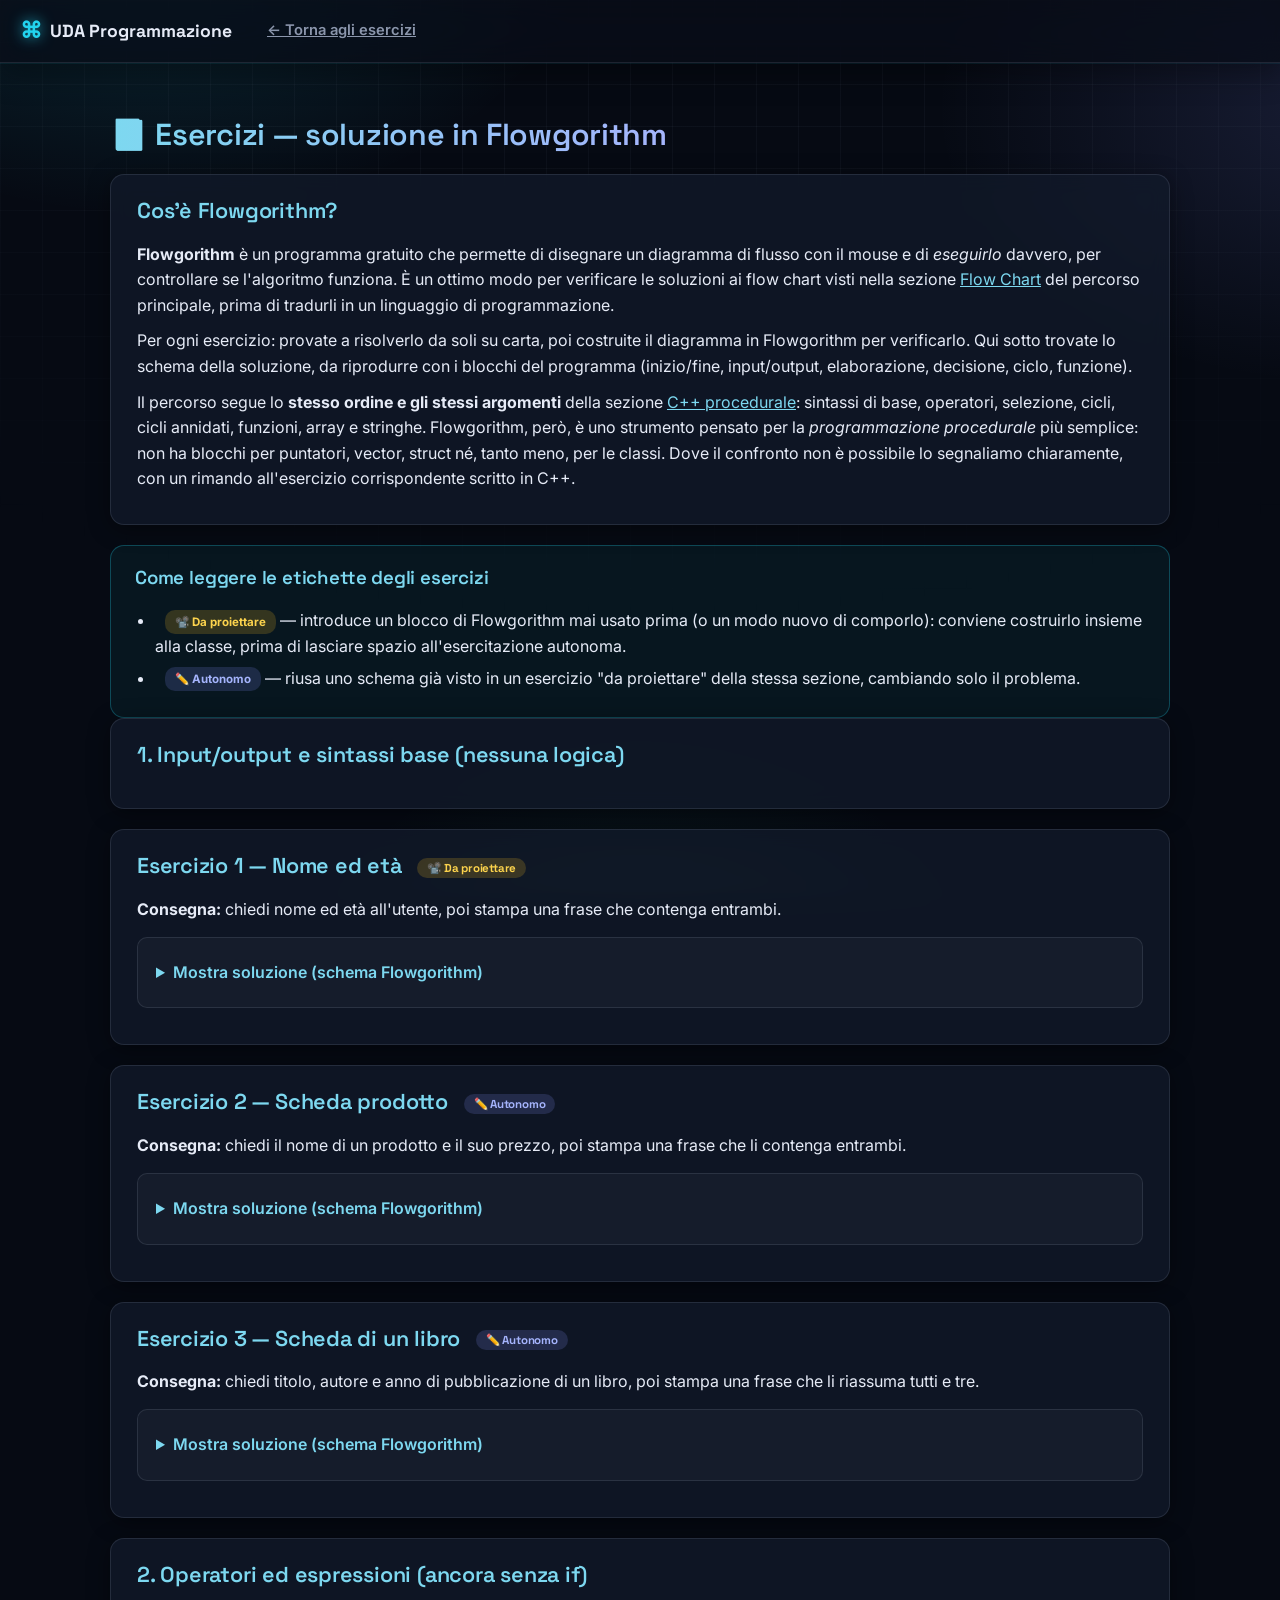
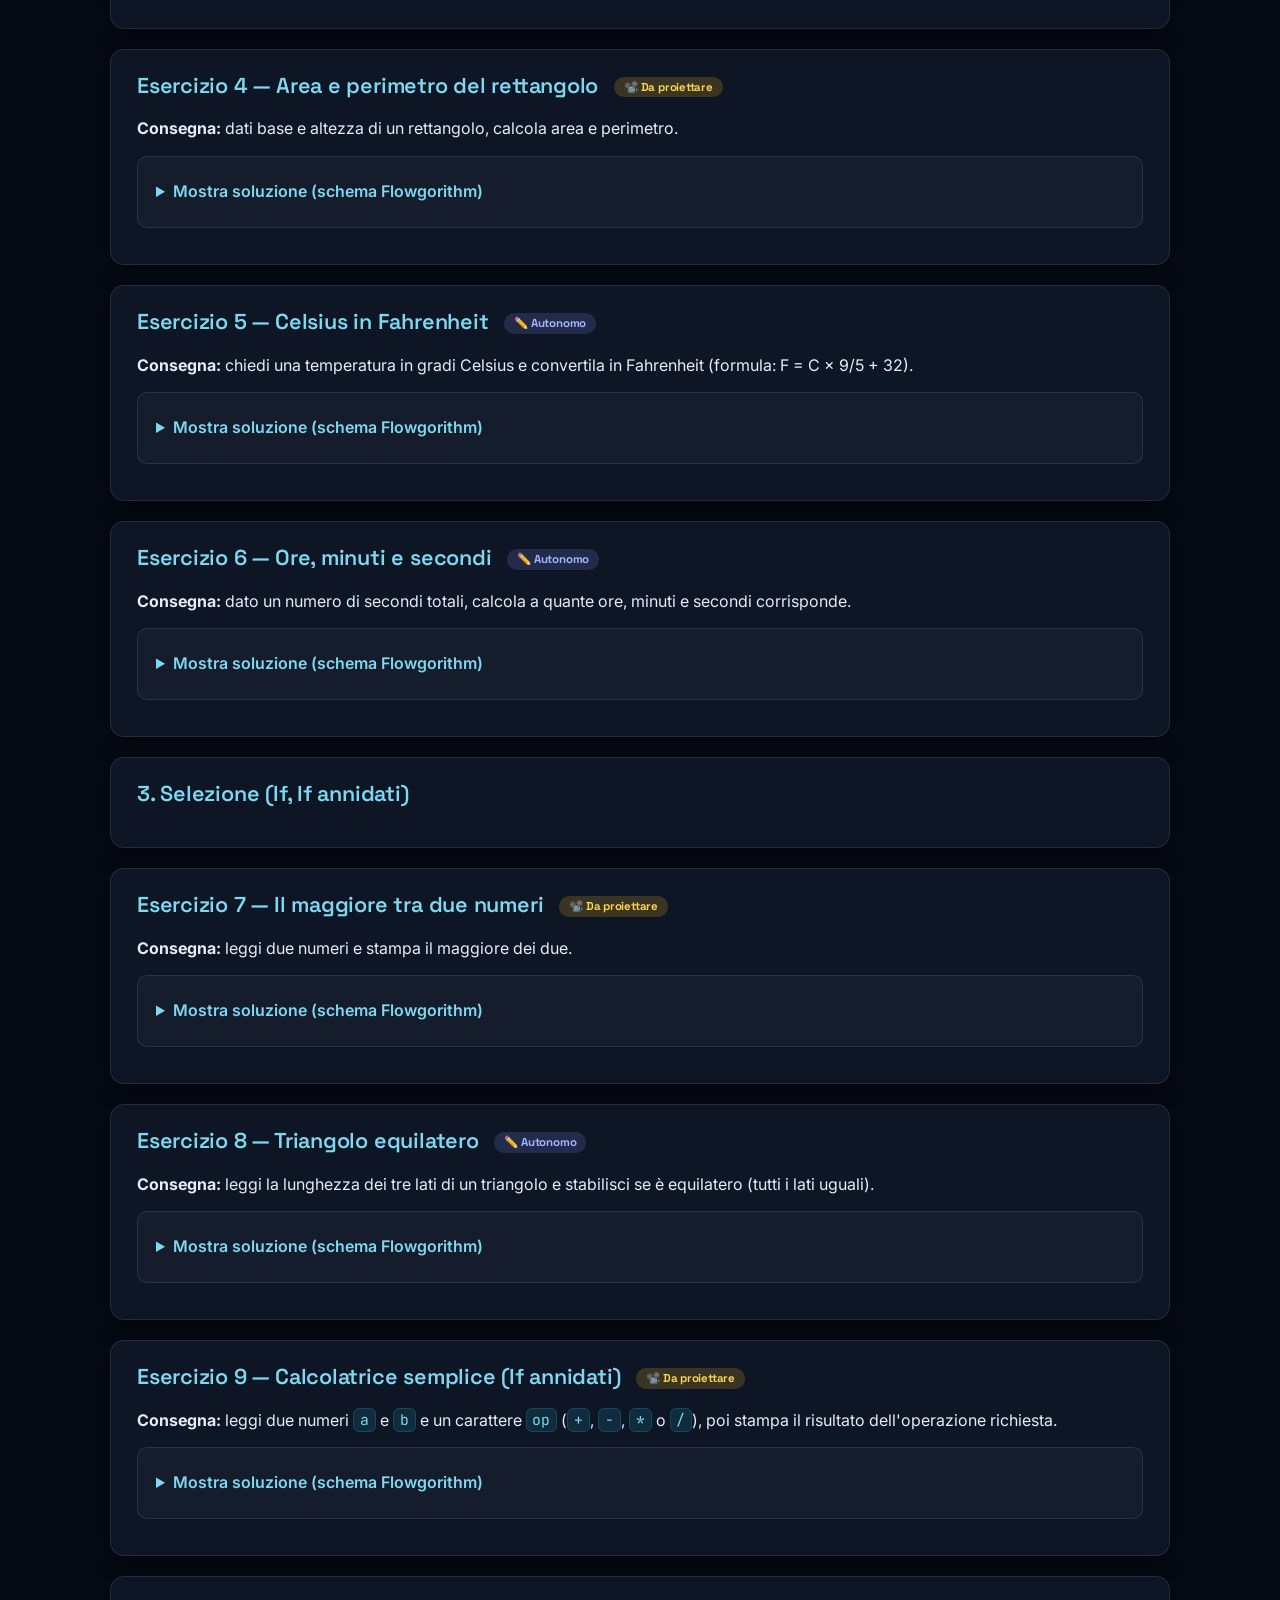
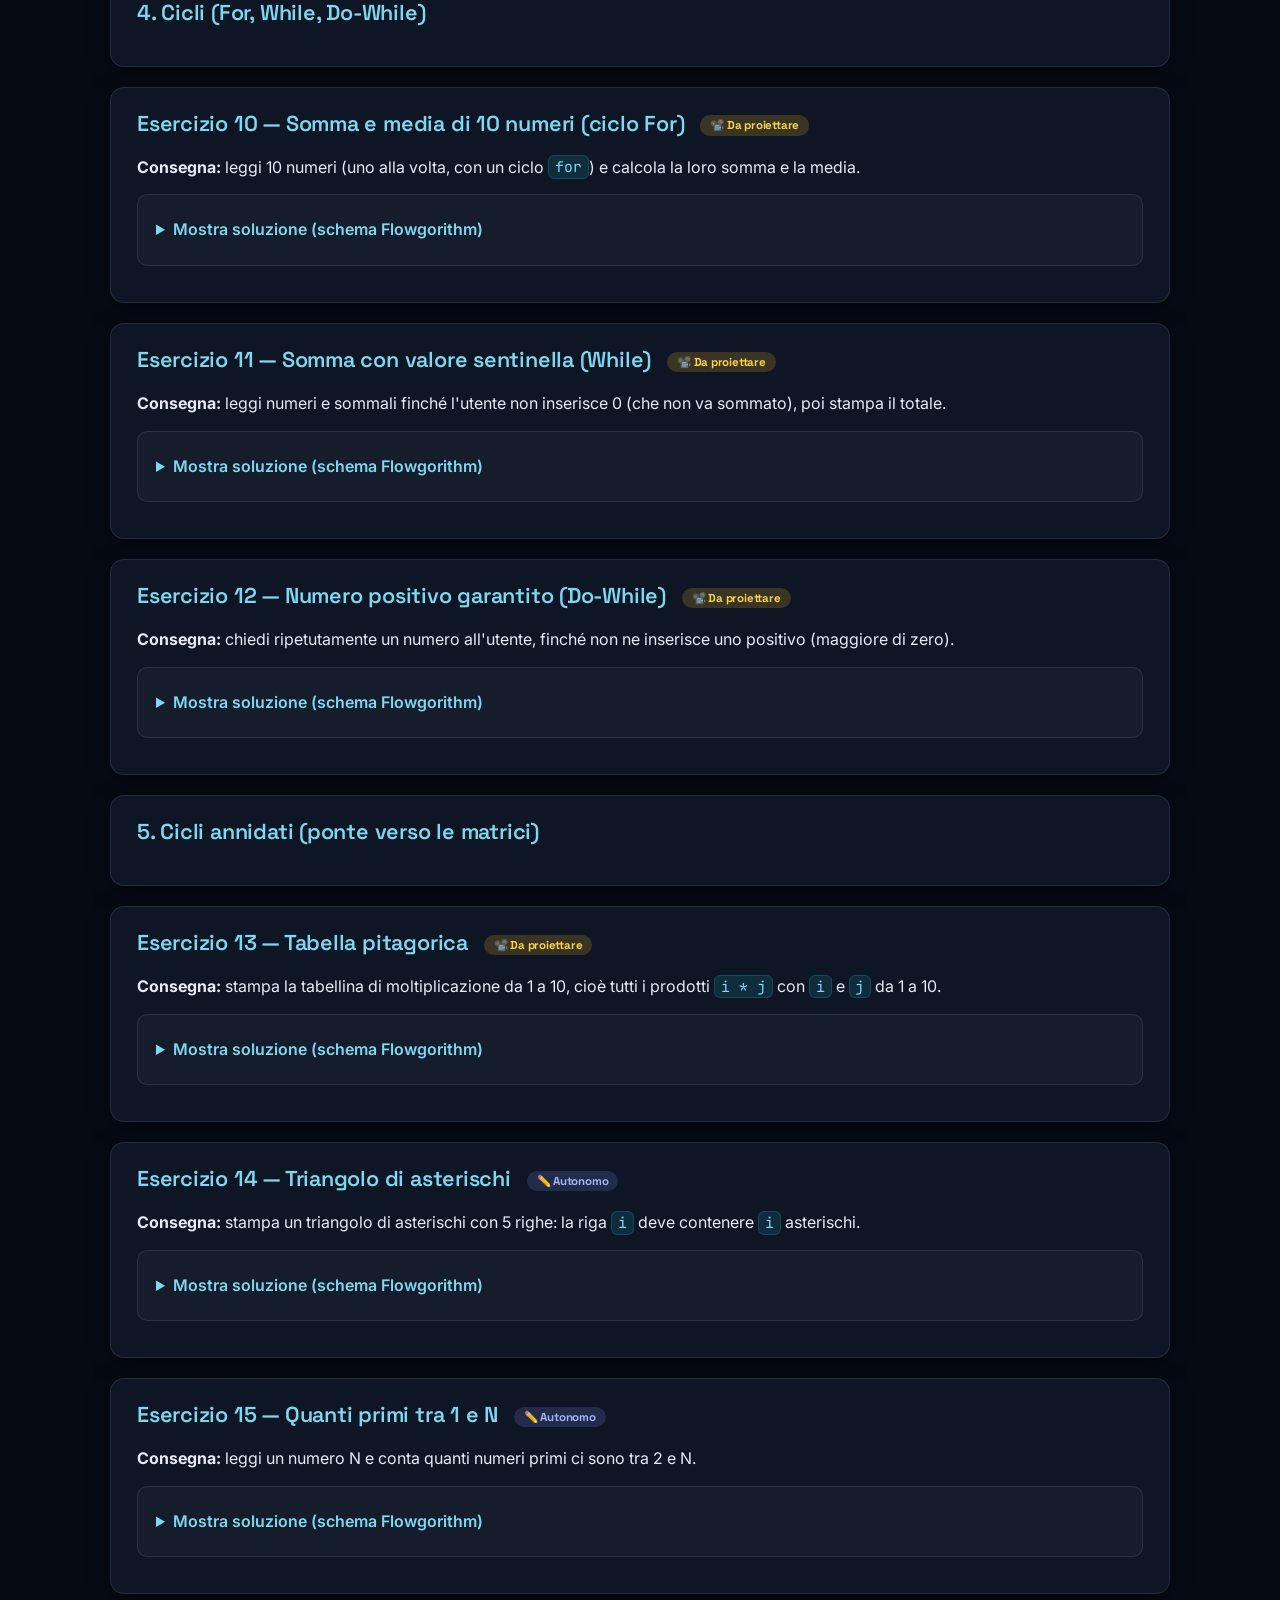
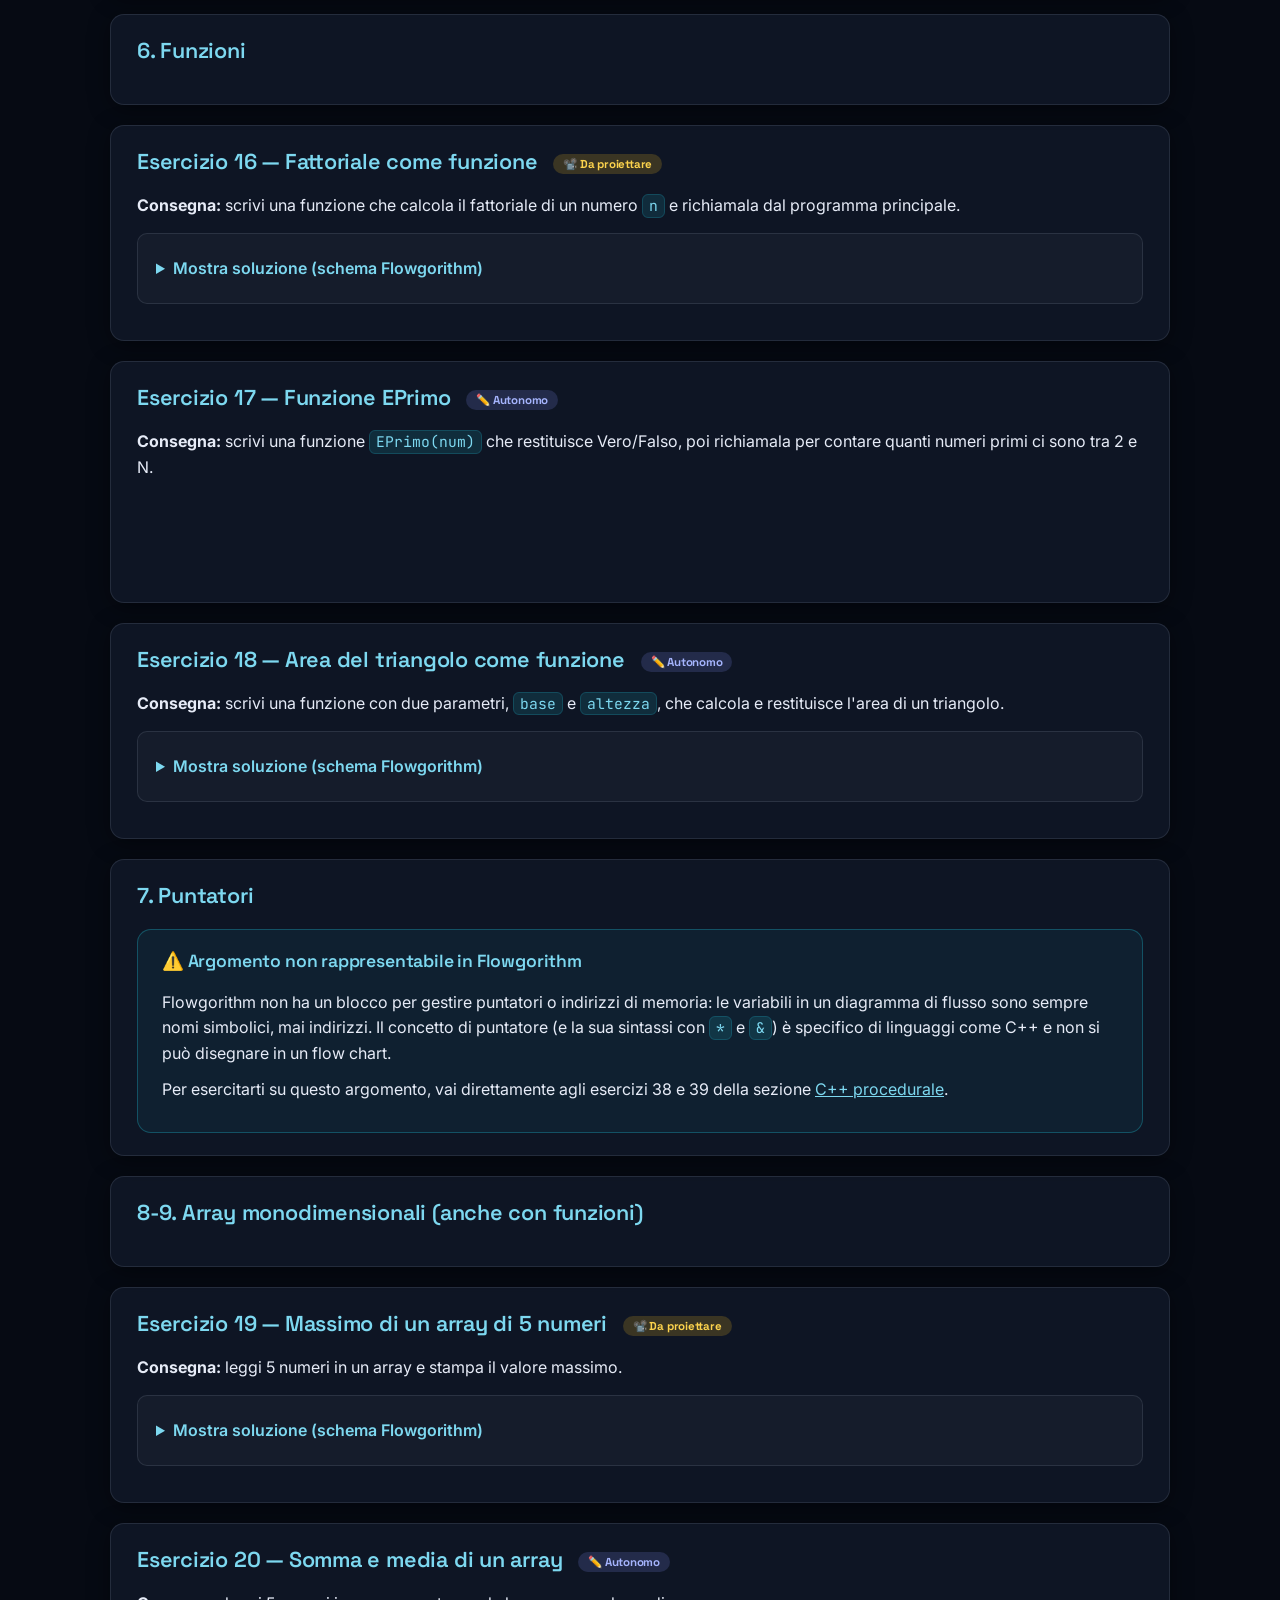
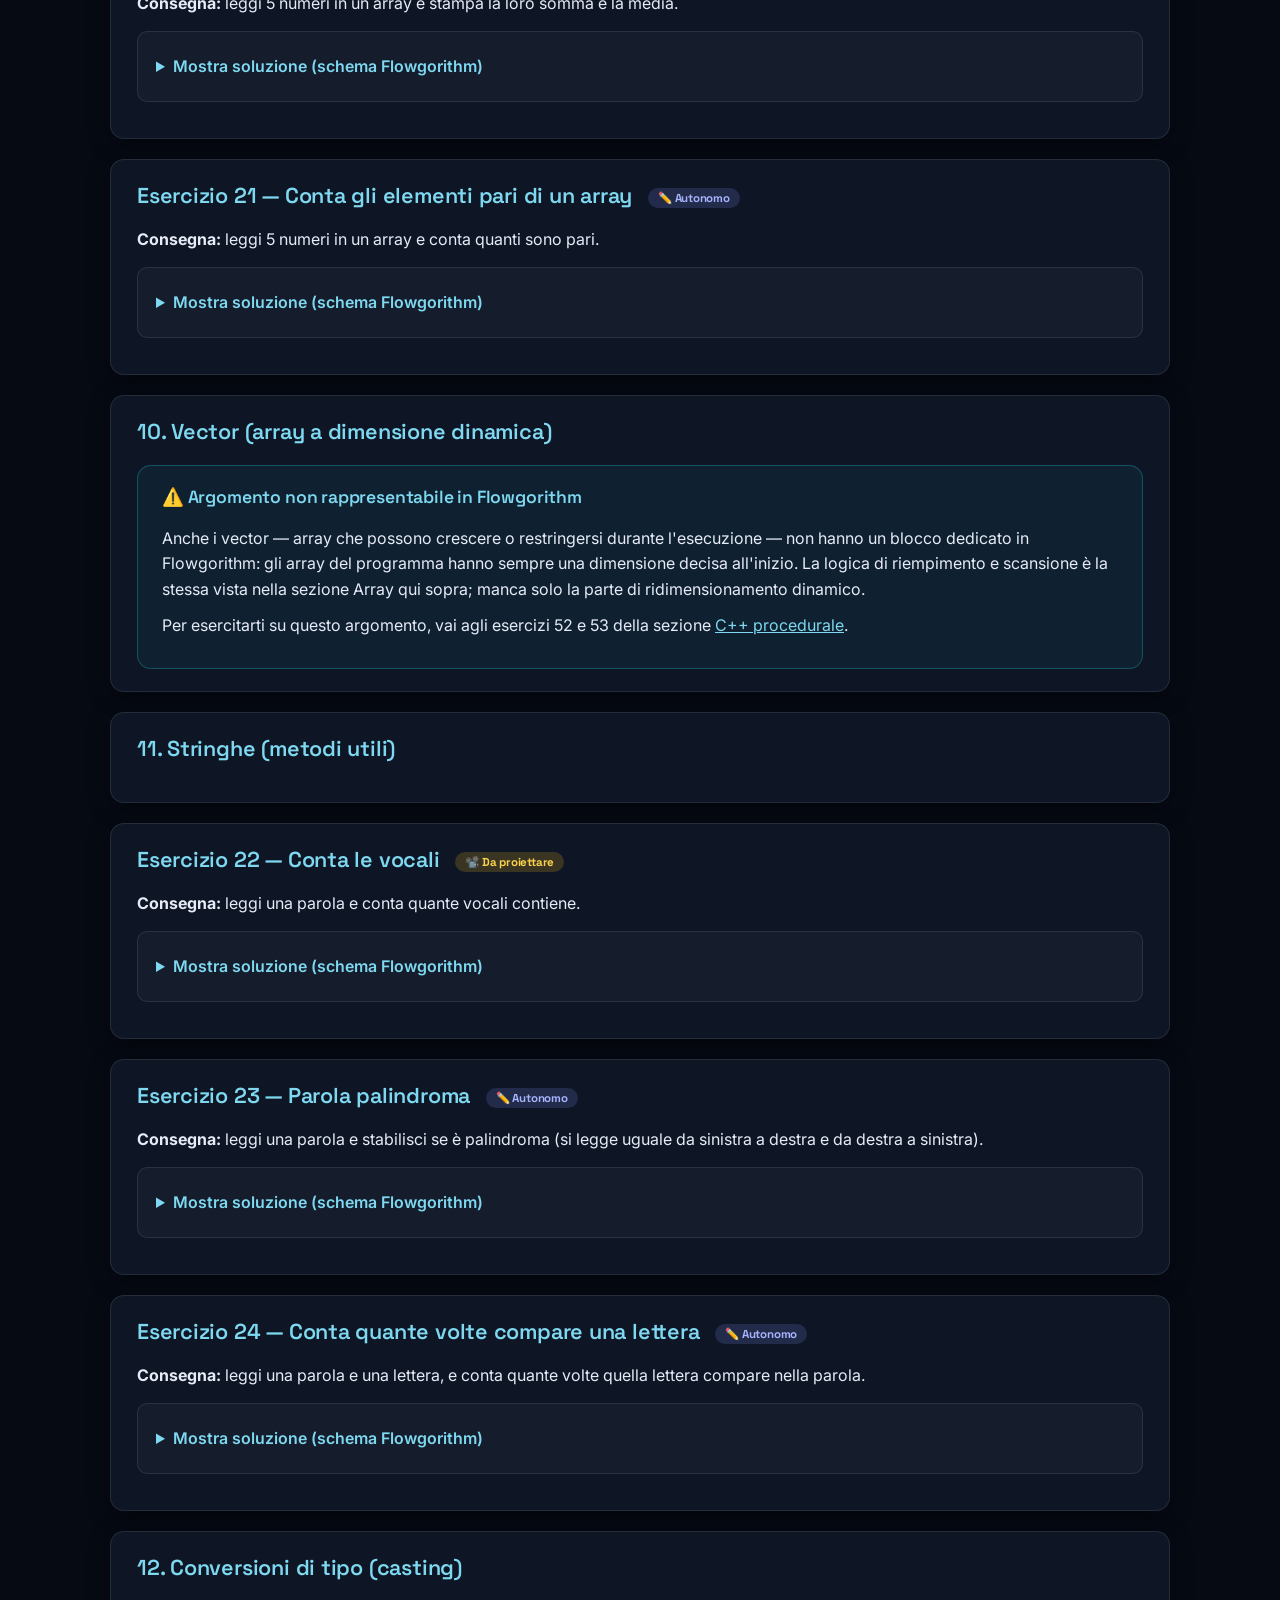
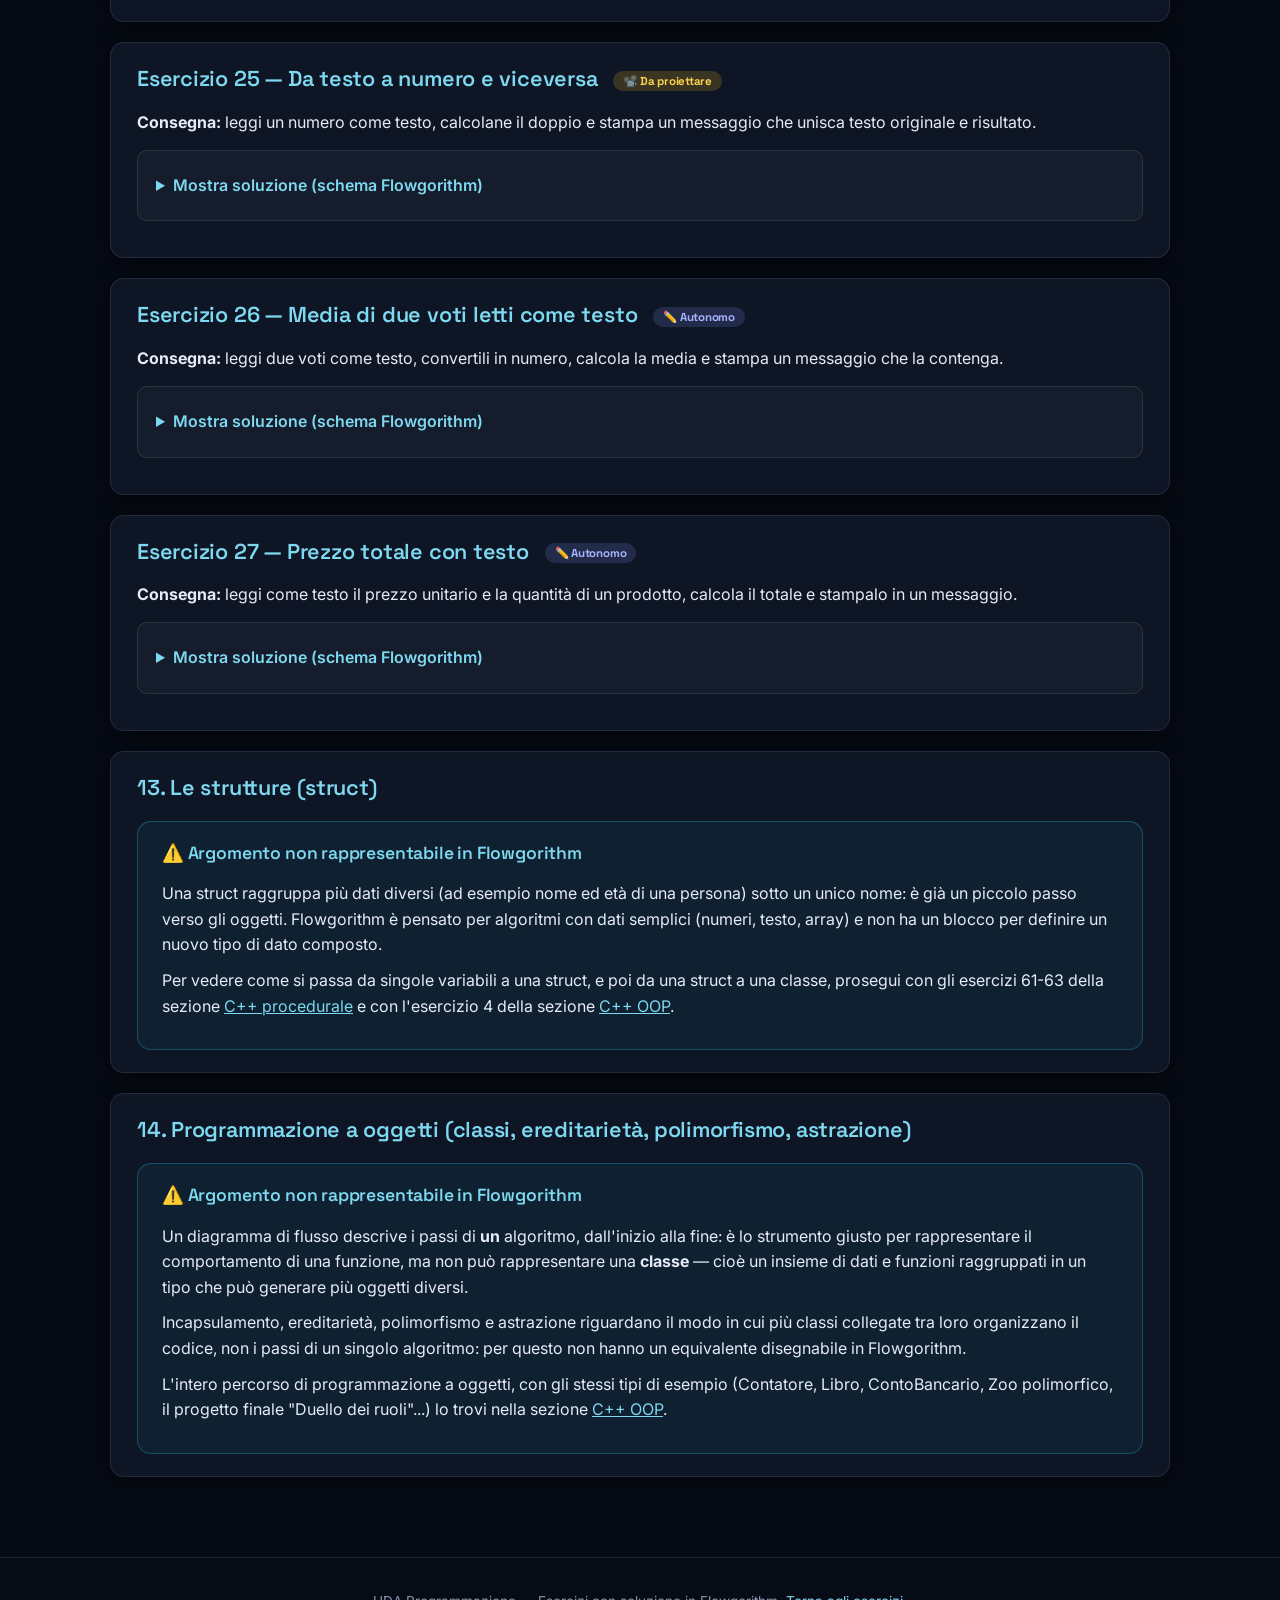
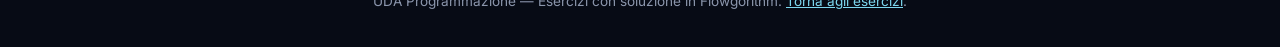
<file: esercizi-flowgorithm.html>
<!DOCTYPE html>
<html lang="it">
<head>
<meta charset="UTF-8">
<meta name="viewport" content="width=device-width, initial-scale=1.0">
<title>Esercizi con soluzione in Flowgorithm – UDA Programmazione</title>
<link rel="stylesheet" href="css/style.css">
</head>
<body>

<header class="topbar">
  <div class="brand">
    <span class="brand-icon">⌘</span>
    <span class="brand-text">UDA Programmazione</span>
  </div>
  <nav class="mainnav">
    <a class="navbtn" href="Introduzione_Programmazione.html#esercizi">← Torna agli esercizi</a>
  </nav>
</header>

<main>
<section class="view active">
  <h1 class="view-title">📘 Esercizi — soluzione in Flowgorithm</h1>

  <div class="lesson-block">
    <h2>Cos'è Flowgorithm?</h2>
    <p><strong>Flowgorithm</strong> è un programma gratuito che permette di disegnare un diagramma di flusso con il mouse e di <em>eseguirlo</em> davvero, per controllare se l'algoritmo funziona. È un ottimo modo per verificare le soluzioni ai flow chart visti nella sezione <a href="Introduzione_Programmazione.html">Flow Chart</a> del percorso principale, prima di tradurli in un linguaggio di programmazione.</p>
    <p>Per ogni esercizio: provate a risolverlo da soli su carta, poi costruite il diagramma in Flowgorithm per verificarlo. Qui sotto trovate lo schema della soluzione, da riprodurre con i blocchi del programma (inizio/fine, input/output, elaborazione, decisione, ciclo, funzione).</p>
    <p>Il percorso segue lo <strong>stesso ordine e gli stessi argomenti</strong> della sezione <a href="esercizi-cpp-procedurale.html">C++ procedurale</a>: sintassi di base, operatori, selezione, cicli, cicli annidati, funzioni, array e stringhe. Flowgorithm, però, è uno strumento pensato per la <em>programmazione procedurale</em> più semplice: non ha blocchi per puntatori, vector, struct né, tanto meno, per le classi. Dove il confronto non è possibile lo segnaliamo chiaramente, con un rimando all'esercizio corrispondente scritto in C++.</p>
  </div>

  <div class="info-box">
    <h3>Come leggere le etichette degli esercizi</h3>
    <ul>
      <li><span class="badge-proietta">📽️ Da proiettare</span> — introduce un blocco di Flowgorithm mai usato prima (o un modo nuovo di comporlo): conviene costruirlo insieme alla classe, prima di lasciare spazio all'esercitazione autonoma.</li>
      <li><span class="badge-solo">✏️ Autonomo</span> — riusa uno schema già visto in un esercizio "da proiettare" della stessa sezione, cambiando solo il problema.</li>
    </ul>
  </div>

  <!-- ============ 1. INPUT/OUTPUT E SINTASSI BASE ============ -->
  <div class="lesson-block">
    <h2>1. Input/output e sintassi base (nessuna logica)</h2>
  </div>

  <div class="lesson-block">
    <h2>Esercizio 1 — Nome ed età <span class="badge-proietta">📽️ Da proiettare</span></h2>
    <p><strong>Consegna:</strong> chiedi nome ed età all'utente, poi stampa una frase che contenga entrambi.</p>
    <div class="exercise-card">
      <details class="reveal"><summary>Mostra soluzione (schema Flowgorithm)</summary>
        <div class="fc-diagram small">
          <div class="fc fc-oval">inizio</div><div class="fc-arrow">↓</div>
          <div class="fc fc-io">input(nome)</div><div class="fc-arrow">↓</div>
          <div class="fc fc-io">input(eta)</div><div class="fc-arrow">↓</div>
          <div class="fc fc-io">output("Ciao " &amp; nome &amp; ", hai " &amp; eta &amp; " anni")</div><div class="fc-arrow">↓</div>
          <div class="fc fc-oval">fine</div>
        </div>
        <p class="note">In Flowgorithm ogni variabile va dichiarata con un tipo (Stringa, Intero, Reale...) prima di usarla: <code>nome</code> è una Stringa, <code>eta</code> un Intero. Il blocco Output può concatenare testo e numeri con <code>&amp;</code> (non <code>+</code>, che in Flowgorithm resta riservato all'addizione numerica).</p>
      </details>
    </div>
  </div>

  <div class="lesson-block">
    <h2>Esercizio 2 — Scheda prodotto <span class="badge-solo">✏️ Autonomo</span></h2>
    <p><strong>Consegna:</strong> chiedi il nome di un prodotto e il suo prezzo, poi stampa una frase che li contenga entrambi.</p>
    <div class="exercise-card">
      <details class="reveal"><summary>Mostra soluzione (schema Flowgorithm)</summary>
        <div class="fc-diagram small">
          <div class="fc fc-oval">inizio</div><div class="fc-arrow">↓</div>
          <div class="fc fc-io">input(nomeProdotto)</div><div class="fc-arrow">↓</div>
          <div class="fc fc-io">input(prezzo)</div><div class="fc-arrow">↓</div>
          <div class="fc fc-io">output("Il prodotto " &amp; nomeProdotto &amp; " costa " &amp; prezzo &amp; " euro")</div><div class="fc-arrow">↓</div>
          <div class="fc fc-oval">fine</div>
        </div>
      </details>
    </div>
  </div>

  <div class="lesson-block">
    <h2>Esercizio 3 — Scheda di un libro <span class="badge-solo">✏️ Autonomo</span></h2>
    <p><strong>Consegna:</strong> chiedi titolo, autore e anno di pubblicazione di un libro, poi stampa una frase che li riassuma tutti e tre.</p>
    <div class="exercise-card">
      <details class="reveal"><summary>Mostra soluzione (schema Flowgorithm)</summary>
        <div class="fc-diagram small">
          <div class="fc fc-oval">inizio</div><div class="fc-arrow">↓</div>
          <div class="fc fc-io">input(titolo)</div><div class="fc-arrow">↓</div>
          <div class="fc fc-io">input(autore)</div><div class="fc-arrow">↓</div>
          <div class="fc fc-io">input(anno)</div><div class="fc-arrow">↓</div>
          <div class="fc fc-io">output(titolo &amp; " di " &amp; autore &amp; ", pubblicato nel " &amp; anno)</div><div class="fc-arrow">↓</div>
          <div class="fc fc-oval">fine</div>
        </div>
      </details>
    </div>
  </div>

  <!-- ============ 2. OPERATORI ED ESPRESSIONI ============ -->
  <div class="lesson-block">
    <h2>2. Operatori ed espressioni (ancora senza if)</h2>
  </div>

  <div class="lesson-block">
    <h2>Esercizio 4 — Area e perimetro del rettangolo <span class="badge-proietta">📽️ Da proiettare</span></h2>
    <p><strong>Consegna:</strong> dati base e altezza di un rettangolo, calcola area e perimetro.</p>
    <div class="exercise-card">
      <details class="reveal"><summary>Mostra soluzione (schema Flowgorithm)</summary>
        <div class="fc-diagram small">
          <div class="fc fc-oval">inizio</div><div class="fc-arrow">↓</div>
          <div class="fc fc-io">input(base)</div><div class="fc-arrow">↓</div>
          <div class="fc fc-io">input(altezza)</div><div class="fc-arrow">↓</div>
          <div class="fc fc-process">area = base * altezza</div><div class="fc-arrow">↓</div>
          <div class="fc fc-process">perimetro = 2 * (base + altezza)</div><div class="fc-arrow">↓</div>
          <div class="fc fc-io">output(area, perimetro)</div><div class="fc-arrow">↓</div>
          <div class="fc fc-oval">fine</div>
        </div>
        <p class="note">Il blocco <strong>Assegnazione</strong> (rettangolo verde) è quello che in C++ corrisponde a una riga come <code>area = base * altezza;</code>: calcola un'espressione e la salva in una variabile, senza input né output.</p>
      </details>
    </div>
  </div>

  <div class="lesson-block">
    <h2>Esercizio 5 — Celsius in Fahrenheit <span class="badge-solo">✏️ Autonomo</span></h2>
    <p><strong>Consegna:</strong> chiedi una temperatura in gradi Celsius e convertila in Fahrenheit (formula: F = C × 9/5 + 32).</p>
    <div class="exercise-card">
      <details class="reveal"><summary>Mostra soluzione (schema Flowgorithm)</summary>
        <div class="fc-diagram small">
          <div class="fc fc-oval">inizio</div><div class="fc-arrow">↓</div>
          <div class="fc fc-io">input(celsius)</div><div class="fc-arrow">↓</div>
          <div class="fc fc-process">fahrenheit = celsius * 9 / 5 + 32</div><div class="fc-arrow">↓</div>
          <div class="fc fc-io">output(fahrenheit)</div><div class="fc-arrow">↓</div>
          <div class="fc fc-oval">fine</div>
        </div>
      </details>
    </div>
  </div>

  <div class="lesson-block">
    <h2>Esercizio 6 — Ore, minuti e secondi <span class="badge-solo">✏️ Autonomo</span></h2>
    <p><strong>Consegna:</strong> dato un numero di secondi totali, calcola a quante ore, minuti e secondi corrisponde.</p>
    <div class="exercise-card">
      <details class="reveal"><summary>Mostra soluzione (schema Flowgorithm)</summary>
        <div class="fc-diagram small">
          <div class="fc fc-oval">inizio</div><div class="fc-arrow">↓</div>
          <div class="fc fc-io">input(totale)</div><div class="fc-arrow">↓</div>
          <div class="fc fc-process">ore = totale / 3600</div><div class="fc-arrow">↓</div>
          <div class="fc fc-process">resto = totale Mod 3600</div><div class="fc-arrow">↓</div>
          <div class="fc fc-process">minuti = resto / 60</div><div class="fc-arrow">↓</div>
          <div class="fc fc-process">secondi = resto Mod 60</div><div class="fc-arrow">↓</div>
          <div class="fc fc-io">output(ore, minuti, secondi)</div><div class="fc-arrow">↓</div>
          <div class="fc fc-oval">fine</div>
        </div>
        <p class="note">In Flowgorithm il resto della divisione intera si ottiene con la funzione <code>Mod</code> (equivalente all'operatore <code>%</code> del C++): <code>totale Mod 3600</code> restituisce ciò che resta di <code>totale</code> dopo aver tolto tutte le ore intere.</p>
      </details>
    </div>
  </div>

  <!-- ============ 3. SELEZIONE ============ -->
  <div class="lesson-block">
    <h2>3. Selezione (If, If annidati)</h2>
  </div>

  <div class="lesson-block">
    <h2>Esercizio 7 — Il maggiore tra due numeri <span class="badge-proietta">📽️ Da proiettare</span></h2>
    <p><strong>Consegna:</strong> leggi due numeri e stampa il maggiore dei due.</p>
    <div class="exercise-card">
      <details class="reveal"><summary>Mostra soluzione (schema Flowgorithm)</summary>
        <div class="fc-diagram small">
          <div class="fc fc-oval">inizio</div><div class="fc-arrow">↓</div>
          <div class="fc fc-io">input(a)</div><div class="fc-arrow">↓</div>
          <div class="fc fc-io">input(b)</div><div class="fc-arrow">↓</div>
          <div class="fc fc-decision"><span>a &gt; b ?</span></div>
          <div class="fc-branch">
            <div class="fc-branch-item"><div class="fc-arrow">↓</div><span class="tag-v">V</span><div class="fc fc-io">output(a)</div></div>
            <div class="fc-branch-item"><div class="fc-arrow">↓</div><span class="tag-f">F</span><div class="fc fc-io">output(b)</div></div>
          </div>
          <div class="fc-arrow">↓</div>
          <div class="fc fc-oval">fine</div>
        </div>
      </details>
    </div>
  </div>

  <div class="lesson-block">
    <h2>Esercizio 8 — Triangolo equilatero <span class="badge-solo">✏️ Autonomo</span></h2>
    <p><strong>Consegna:</strong> leggi la lunghezza dei tre lati di un triangolo e stabilisci se è equilatero (tutti i lati uguali).</p>
    <div class="exercise-card">
      <details class="reveal"><summary>Mostra soluzione (schema Flowgorithm)</summary>
        <div class="fc-diagram small">
          <div class="fc fc-oval">inizio</div><div class="fc-arrow">↓</div>
          <div class="fc fc-io">input(l1, l2, l3)</div><div class="fc-arrow">↓</div>
          <div class="fc fc-decision"><span>(l1==l2 &amp;&amp; l2==l3) ?</span></div>
          <div class="fc-branch">
            <div class="fc-branch-item"><div class="fc-arrow">↓</div><span class="tag-v">V</span><div class="fc fc-io">output("equilatero")</div></div>
            <div class="fc-branch-item"><div class="fc-arrow">↓</div><span class="tag-f">F</span><div class="fc fc-io">output("non equilatero")</div></div>
          </div>
          <div class="fc-arrow">↓</div>
          <div class="fc fc-oval">fine</div>
        </div>
      </details>
    </div>
  </div>

  <div class="lesson-block">
    <h2>Esercizio 9 — Calcolatrice semplice (If annidati) <span class="badge-proietta">📽️ Da proiettare</span></h2>
    <p><strong>Consegna:</strong> leggi due numeri <code>a</code> e <code>b</code> e un carattere <code>op</code> (<code>+</code>, <code>-</code>, <code>*</code> o <code>/</code>), poi stampa il risultato dell'operazione richiesta.</p>
    <div class="exercise-card">
      <details class="reveal"><summary>Mostra soluzione (schema Flowgorithm)</summary>
        <div class="fc-diagram small">
          <div class="fc fc-oval">inizio</div><div class="fc-arrow">↓</div>
          <div class="fc fc-io">input(a)</div><div class="fc-arrow">↓</div>
          <div class="fc fc-io">input(op)</div><div class="fc-arrow">↓</div>
          <div class="fc fc-io">input(b)</div><div class="fc-arrow">↓</div>
          <div class="fc fc-decision"><span>op == "+" ?</span></div>
          <div class="fc-branch">
            <div class="fc-branch-item"><div class="fc-arrow">↓</div><span class="tag-v">V</span><div class="fc fc-io">output(a + b)</div></div>
            <div class="fc-branch-item"><div class="fc-arrow">↓</div><span class="tag-f">F</span>
              <div class="fc fc-decision"><span>op == "-" ?</span></div>
              <div class="fc-branch">
                <div class="fc-branch-item"><div class="fc-arrow">↓</div><span class="tag-v">V</span><div class="fc fc-io">output(a - b)</div></div>
                <div class="fc-branch-item"><div class="fc-arrow">↓</div><span class="tag-f">F</span>
                  <div class="fc fc-decision"><span>op == "*" ?</span></div>
                  <div class="fc-branch">
                    <div class="fc-branch-item"><div class="fc-arrow">↓</div><span class="tag-v">V</span><div class="fc fc-io">output(a * b)</div></div>
                    <div class="fc-branch-item"><div class="fc-arrow">↓</div><span class="tag-f">F</span>
                      <div class="fc fc-decision"><span>op == "/" ?</span></div>
                      <div class="fc-branch">
                        <div class="fc-branch-item"><div class="fc-arrow">↓</div><span class="tag-v">V</span><div class="fc fc-io">output(a / b)</div></div>
                        <div class="fc-branch-item"><div class="fc-arrow">↓</div><span class="tag-f">F</span><div class="fc fc-io">output("operazione non valida")</div></div>
                      </div>
                    </div>
                  </div>
                </div>
              </div>
            </div>
          </div>
          <div class="fc-arrow">↓</div>
          <div class="fc fc-oval">fine</div>
        </div>
        <p class="note">Flowgorithm non ha un blocco Case/Switch: l'unico blocco per le decisioni è <strong>If</strong>. Un confronto tra più valori si ottiene mettendo un nuovo If dentro il ramo <span class="tag-f">F</span> di quello precedente, a catena — esattamente come si scriverebbe in C++ con <code>if</code>/<code>else if</code>/<code>else if</code>/<code>else</code> prima di conoscere lo <code>switch</code> (visto nell'esercizio 14 della sezione <a href="esercizi-cpp-procedurale.html">C++ procedurale</a>, che in Flowgorithm non ha un equivalente diretto).</p>
      </details>
    </div>
  </div>

  <!-- ============ 4. CICLI ============ -->
  <div class="lesson-block">
    <h2>4. Cicli (For, While, Do-While)</h2>
  </div>

  <div class="lesson-block">
    <h2>Esercizio 10 — Somma e media di 10 numeri (ciclo For) <span class="badge-proietta">📽️ Da proiettare</span></h2>
    <p><strong>Consegna:</strong> leggi 10 numeri (uno alla volta, con un ciclo <code>for</code>) e calcola la loro somma e la media.</p>
    <div class="exercise-card">
      <details class="reveal"><summary>Mostra soluzione (schema Flowgorithm)</summary>
        <div class="fc-diagram small">
          <div class="fc fc-oval">inizio</div><div class="fc-arrow">↓</div>
          <div class="fc fc-process">somma = 0</div><div class="fc-arrow">↓</div>
          <div class="fc fc-process">i = 1</div><div class="fc-arrow">↓</div>
          <div class="fc fc-decision"><span>i &lt;= 10 ?</span></div>
          <div class="fc-branch">
            <div class="fc-branch-item"><div class="fc-arrow">↓</div><span class="tag-v">V</span>
              <div class="fc fc-io">input(n)</div><div class="fc-arrow">↓</div>
              <div class="fc fc-process">somma = somma + n</div><div class="fc-arrow">↓</div>
              <div class="fc fc-process">i = i + 1</div>
              <div class="fc-arrow">↑ torna al controllo</div>
            </div>
            <div class="fc-branch-item"><div class="fc-arrow">↓</div><span class="tag-f">F</span>
              <div class="fc fc-process">media = somma / 10</div><div class="fc-arrow">↓</div>
              <div class="fc fc-io">output(somma, media)</div><div class="fc-arrow">↓</div>
              <div class="fc fc-oval">fine</div>
            </div>
          </div>
        </div>
      </details>
    </div>
  </div>

  <div class="lesson-block">
    <h2>Esercizio 11 — Somma con valore sentinella (While) <span class="badge-proietta">📽️ Da proiettare</span></h2>
    <p><strong>Consegna:</strong> leggi numeri e sommali finché l'utente non inserisce 0 (che non va sommato), poi stampa il totale.</p>
    <div class="exercise-card">
      <details class="reveal"><summary>Mostra soluzione (schema Flowgorithm)</summary>
        <div class="fc-diagram small">
          <div class="fc fc-oval">inizio</div><div class="fc-arrow">↓</div>
          <div class="fc fc-process">somma = 0</div><div class="fc-arrow">↓</div>
          <div class="fc fc-io">input(n)</div><div class="fc-arrow">↓</div>
          <div class="fc fc-decision"><span>n != 0 ?</span></div>
          <div class="fc-branch">
            <div class="fc-branch-item"><div class="fc-arrow">↓</div><span class="tag-v">V</span>
              <div class="fc fc-process">somma = somma + n</div><div class="fc-arrow">↓</div>
              <div class="fc fc-io">input(n)</div>
              <div class="fc-arrow">↑ torna al controllo</div>
            </div>
            <div class="fc-branch-item"><div class="fc-arrow">↓</div><span class="tag-f">F</span>
              <div class="fc fc-io">output(somma)</div><div class="fc-arrow">↓</div>
              <div class="fc fc-oval">fine</div>
            </div>
          </div>
        </div>
        <p class="note">In Flowgorithm questa struttura corrisponde al blocco <strong>While</strong> (controllo in testa): la condizione viene verificata <em>prima</em> di eseguire il corpo, quindi se il primo numero inserito è già 0 il corpo non viene eseguito nemmeno una volta. È la differenza chiave con il <strong>Do-While</strong> dell'esercizio successivo, dove il corpo gira sempre almeno una volta.</p>
      </details>
    </div>
  </div>

  <div class="lesson-block">
    <h2>Esercizio 12 — Numero positivo garantito (Do-While) <span class="badge-proietta">📽️ Da proiettare</span></h2>
    <p><strong>Consegna:</strong> chiedi ripetutamente un numero all'utente, finché non ne inserisce uno positivo (maggiore di zero).</p>
    <div class="exercise-card">
      <details class="reveal"><summary>Mostra soluzione (schema Flowgorithm)</summary>
        <div class="fc-diagram small">
          <div class="fc fc-oval">inizio</div><div class="fc-arrow">↓</div>
          <div class="fc fc-io">input(n)</div><div class="fc-arrow">↓</div>
          <div class="fc fc-decision"><span>n &lt;= 0 ?</span></div>
          <div class="fc-branch">
            <div class="fc-branch-item"><div class="fc-arrow">↓</div><span class="tag-v">V</span><div class="fc-arrow">↑ torna a input(n)</div></div>
            <div class="fc-branch-item"><div class="fc-arrow">↓</div><span class="tag-f">F</span>
              <div class="fc fc-io">output(n)</div><div class="fc-arrow">↓</div>
              <div class="fc fc-oval">fine</div>
            </div>
          </div>
        </div>
        <p class="note">In Flowgorithm questa struttura corrisponde al blocco <strong>Do-While</strong> (controllo in coda): il corpo viene eseguito sempre almeno una volta.</p>
      </details>
    </div>
  </div>

  <!-- ============ 5. CICLI ANNIDATI ============ -->
  <div class="lesson-block">
    <h2>5. Cicli annidati (ponte verso le matrici)</h2>
  </div>

  <div class="lesson-block">
    <h2>Esercizio 13 — Tabella pitagorica <span class="badge-proietta">📽️ Da proiettare</span></h2>
    <p><strong>Consegna:</strong> stampa la tabellina di moltiplicazione da 1 a 10, cioè tutti i prodotti <code>i * j</code> con <code>i</code> e <code>j</code> da 1 a 10.</p>
    <div class="exercise-card">
      <details class="reveal"><summary>Mostra soluzione (schema Flowgorithm)</summary>
        <div class="fc-diagram small">
          <div class="fc fc-oval">inizio</div><div class="fc-arrow">↓</div>
          <div class="fc fc-process">i = 1</div><div class="fc-arrow">↓</div>
          <div class="fc fc-decision"><span>i &lt;= 10 ?</span></div>
          <div class="fc-branch">
            <div class="fc-branch-item"><div class="fc-arrow">↓</div><span class="tag-v">V</span>
              <div class="fc fc-process">j = 1</div><div class="fc-arrow">↓</div>
              <div class="fc fc-decision"><span>j &lt;= 10 ?</span></div>
              <div class="fc-branch">
                <div class="fc-branch-item"><div class="fc-arrow">↓</div><span class="tag-v">V</span>
                  <div class="fc fc-io">output(i * j)</div><div class="fc-arrow">↓</div>
                  <div class="fc fc-process">j = j + 1</div>
                  <div class="fc-arrow">↑ torna al controllo su j</div>
                </div>
                <div class="fc-branch-item"><div class="fc-arrow">↓</div><span class="tag-f">F</span>
                  <div class="fc fc-process">i = i + 1</div>
                  <div class="fc-arrow">↑ torna al controllo su i</div>
                </div>
              </div>
            </div>
            <div class="fc-branch-item"><div class="fc-arrow">↓</div><span class="tag-f">F</span>
              <div class="fc fc-oval">fine</div>
            </div>
          </div>
        </div>
        <p class="note">Un ciclo <strong>dentro</strong> un altro ciclo: per ogni valore di <code>i</code> (ciclo esterno), il ciclo su <code>j</code> gira per intero da 1 a 10. È lo stesso schema del doppio <code>for</code> annidato in C++.</p>
      </details>
    </div>
  </div>

  <div class="lesson-block">
    <h2>Esercizio 14 — Triangolo di asterischi <span class="badge-solo">✏️ Autonomo</span></h2>
    <p><strong>Consegna:</strong> stampa un triangolo di asterischi con 5 righe: la riga <code>i</code> deve contenere <code>i</code> asterischi.</p>
    <div class="exercise-card">
      <details class="reveal"><summary>Mostra soluzione (schema Flowgorithm)</summary>
        <div class="fc-diagram small">
          <div class="fc fc-oval">inizio</div><div class="fc-arrow">↓</div>
          <div class="fc fc-process">i = 1</div><div class="fc-arrow">↓</div>
          <div class="fc fc-decision"><span>i &lt;= 5 ?</span></div>
          <div class="fc-branch">
            <div class="fc-branch-item"><div class="fc-arrow">↓</div><span class="tag-v">V</span>
              <div class="fc fc-process">riga = ""</div><div class="fc-arrow">↓</div>
              <div class="fc fc-process">j = 1</div><div class="fc-arrow">↓</div>
              <div class="fc fc-decision"><span>j &lt;= i ?</span></div>
              <div class="fc-branch">
                <div class="fc-branch-item"><div class="fc-arrow">↓</div><span class="tag-v">V</span>
                  <div class="fc fc-process">riga = riga &amp; "*"</div><div class="fc-arrow">↓</div>
                  <div class="fc fc-process">j = j + 1</div>
                  <div class="fc-arrow">↑ torna al controllo su j</div>
                </div>
                <div class="fc-branch-item"><div class="fc-arrow">↓</div><span class="tag-f">F</span>
                  <div class="fc fc-io">output(riga)</div><div class="fc-arrow">↓</div>
                  <div class="fc fc-process">i = i + 1</div>
                  <div class="fc-arrow">↑ torna al controllo su i</div>
                </div>
              </div>
            </div>
            <div class="fc-branch-item"><div class="fc-arrow">↓</div><span class="tag-f">F</span>
              <div class="fc fc-oval">fine</div>
            </div>
          </div>
        </div>
        <p class="note">Il ciclo interno costruisce la riga carattere per carattere in una variabile Stringa (<code>riga</code>); solo quando è completa viene stampata con un unico blocco Output, esattamente come nel ciclo esterno-interno della tabella pitagorica.</p>
      </details>
    </div>
  </div>

  <div class="lesson-block">
    <h2>Esercizio 15 — Quanti primi tra 1 e N <span class="badge-solo">✏️ Autonomo</span></h2>
    <p><strong>Consegna:</strong> leggi un numero N e conta quanti numeri primi ci sono tra 2 e N.</p>
    <div class="exercise-card">
      <details class="reveal"><summary>Mostra soluzione (schema Flowgorithm)</summary>
        <div class="fc-diagram small">
          <div class="fc fc-oval">inizio</div><div class="fc-arrow">↓</div>
          <div class="fc fc-io">input(n)</div><div class="fc-arrow">↓</div>
          <div class="fc fc-process">conta = 0</div><div class="fc-arrow">↓</div>
          <div class="fc fc-process">num = 2</div><div class="fc-arrow">↓</div>
          <div class="fc fc-decision"><span>num &lt;= n ?</span></div>
          <div class="fc-branch">
            <div class="fc-branch-item"><div class="fc-arrow">↓</div><span class="tag-v">V</span>
              <div class="fc fc-process">primo = Vero</div><div class="fc-arrow">↓</div>
              <div class="fc fc-process">i = 2</div><div class="fc-arrow">↓</div>
              <div class="fc fc-decision"><span>i &lt;= num / 2 ?</span></div>
              <div class="fc-branch">
                <div class="fc-branch-item"><div class="fc-arrow">↓</div><span class="tag-v">V</span>
                  <div class="fc fc-decision"><span>num Mod i == 0 ?</span></div>
                  <div class="fc-branch">
                    <div class="fc-branch-item"><div class="fc-arrow">↓</div><span class="tag-v">V</span><div class="fc fc-process">primo = Falso</div></div>
                    <div class="fc-branch-item"><div class="fc-arrow">↓</div><span class="tag-f">F</span><div class="fc fc-process">(nessuna modifica)</div></div>
                  </div>
                  <div class="fc-arrow">↓</div>
                  <div class="fc fc-process">i = i + 1</div>
                  <div class="fc-arrow">↑ torna al controllo su i</div>
                </div>
                <div class="fc-branch-item"><div class="fc-arrow">↓</div><span class="tag-f">F</span>
                  <div class="fc fc-decision"><span>primo ?</span></div>
                  <div class="fc-branch">
                    <div class="fc-branch-item"><div class="fc-arrow">↓</div><span class="tag-v">V</span><div class="fc fc-process">conta = conta + 1</div></div>
                    <div class="fc-branch-item"><div class="fc-arrow">↓</div><span class="tag-f">F</span><div class="fc fc-process">(nessuna modifica)</div></div>
                  </div>
                  <div class="fc-arrow">↓</div>
                  <div class="fc fc-process">num = num + 1</div>
                  <div class="fc-arrow">↑ torna al controllo su num</div>
                </div>
              </div>
            </div>
            <div class="fc-branch-item"><div class="fc-arrow">↓</div><span class="tag-f">F</span>
              <div class="fc fc-io">output(conta)</div><div class="fc-arrow">↓</div>
              <div class="fc fc-oval">fine</div>
            </div>
          </div>
        </div>
        <p class="note">Il ciclo interno (su <code>i</code>) verifica se <code>num</code> è primo, esattamente come già visto; il ciclo esterno (su <code>num</code>) lo ripete per ogni numero da 2 a N, accumulando il conteggio in <code>conta</code>.</p>
      </details>
    </div>
  </div>

  <!-- ============ 6. FUNZIONI ============ -->
  <div class="lesson-block">
    <h2>6. Funzioni</h2>
  </div>

  <div class="lesson-block">
    <h2>Esercizio 16 — Fattoriale come funzione <span class="badge-proietta">📽️ Da proiettare</span></h2>
    <p><strong>Consegna:</strong> scrivi una funzione che calcola il fattoriale di un numero <code>n</code> e richiamala dal programma principale.</p>
    <div class="exercise-card">
      <details class="reveal"><summary>Mostra soluzione (schema Flowgorithm)</summary>
        <p><strong>Programma principale:</strong></p>
        <div class="fc-diagram small">
          <div class="fc fc-oval">inizio</div><div class="fc-arrow">↓</div>
          <div class="fc fc-io">input(n)</div><div class="fc-arrow">↓</div>
          <div class="fc fc-process">risultato = Fattoriale(n)</div><div class="fc-arrow">↓</div>
          <div class="fc fc-io">output(risultato)</div><div class="fc-arrow">↓</div>
          <div class="fc fc-oval">fine</div>
        </div>
        <p><strong>Funzione Fattoriale(n):</strong></p>
        <div class="fc-diagram small">
          <div class="fc fc-oval">inizio funzione</div><div class="fc-arrow">↓</div>
          <div class="fc fc-process">f = 1</div><div class="fc-arrow">↓</div>
          <div class="fc fc-process">i = 1</div><div class="fc-arrow">↓</div>
          <div class="fc fc-decision"><span>i &lt;= n ?</span></div>
          <div class="fc-branch">
            <div class="fc-branch-item"><div class="fc-arrow">↓</div><span class="tag-v">V</span>
              <div class="fc fc-process">f = f * i</div><div class="fc-arrow">↓</div>
              <div class="fc fc-process">i = i + 1</div>
              <div class="fc-arrow">↑ torna al controllo</div>
            </div>
            <div class="fc-branch-item"><div class="fc-arrow">↓</div><span class="tag-f">F</span>
              <div class="fc fc-process">Return f</div>
            </div>
          </div>
        </div>
        <p class="note">In Flowgorithm ogni funzione è un <strong>diagramma separato</strong>, con la propria icona nell'albero del progetto. Si richiama da un altro diagramma con un blocco <strong>Call Function</strong> che restituisce un valore, esattamente come <code>risultato = Fattoriale(n)</code> qui sopra.</p>
      </details>
    </div>
  </div>

  <div class="lesson-block">
    <h2>Esercizio 17 — Funzione EPrimo <span class="badge-solo">✏️ Autonomo</span></h2>
    <p><strong>Consegna:</strong> scrivi una funzione <code>EPrimo(num)</code> che restituisce Vero/Falso, poi richiamala per contare quanti numeri primi ci sono tra 2 e N.</p>
    <div class="exercise-card">
      <details class="reveal"><summary>Mostra soluzione (schema Flowgorithm)</summary>
        <p><strong>Programma principale:</strong></p>
        <div class="fc-diagram small">
          <div class="fc fc-oval">inizio</div><div class="fc-arrow">↓</div>
          <div class="fc fc-io">input(n)</div><div class="fc-arrow">↓</div>
          <div class="fc fc-process">conta = 0</div><div class="fc-arrow">↓</div>
          <div class="fc fc-process">num = 2</div><div class="fc-arrow">↓</div>
          <div class="fc fc-decision"><span>num &lt;= n ?</span></div>
          <div class="fc-branch">
            <div class="fc-branch-item"><div class="fc-arrow">↓</div><span class="tag-v">V</span>
              <div class="fc fc-process">primo = EPrimo(num)</div><div class="fc-arrow">↓</div>
              <div class="fc fc-decision"><span>primo ?</span></div>
              <div class="fc-branch">
                <div class="fc-branch-item"><div class="fc-arrow">↓</div><span class="tag-v">V</span><div class="fc fc-process">conta = conta + 1</div></div>
                <div class="fc-branch-item"><div class="fc-arrow">↓</div><span class="tag-f">F</span><div class="fc fc-process">(nessuna modifica)</div></div>
              </div>
              <div class="fc-arrow">↓</div>
              <div class="fc fc-process">num = num + 1</div>
              <div class="fc-arrow">↑ torna al controllo</div>
            </div>
            <div class="fc-branch-item"><div class="fc-arrow">↓</div><span class="tag-f">F</span>
              <div class="fc fc-io">output(conta)</div><div class="fc-arrow">↓</div>
              <div class="fc fc-oval">fine</div>
            </div>
          </div>
        </div>
        <p><strong>Funzione EPrimo(num):</strong></p>
        <div class="fc-diagram small">
          <div class="fc fc-oval">inizio funzione</div><div class="fc-arrow">↓</div>
          <div class="fc fc-process">i = 2</div><div class="fc-arrow">↓</div>
          <div class="fc fc-decision"><span>i &lt;= num / 2 ?</span></div>
          <div class="fc-branch">
            <div class="fc-branch-item"><div class="fc-arrow">↓</div><span class="tag-v">V</span>
              <div class="fc fc-decision"><span>num Mod i == 0 ?</span></div>
              <div class="fc-branch">
                <div class="fc-branch-item"><div class="fc-arrow">↓</div><span class="tag-v">V</span><div class="fc fc-process">Return Falso</div></div>
                <div class="fc-branch-item"><div class="fc-arrow">↓</div><span class="tag-f">F</span><div class="fc fc-process">(nessuna modifica)</div></div>
              </div>
              <div class="fc-arrow">↓</div>
              <div class="fc fc-process">i = i + 1</div>
              <div class="fc-arrow">↑ torna al controllo</div>
            </div>
            <div class="fc-branch-item"><div class="fc-arrow">↓</div><span class="tag-f">F</span>
              <div class="fc fc-process">Return Vero</div>
            </div>
          </div>
        </div>
        <p class="note">La stessa logica di controllo già vista nell'esercizio sui numeri primi tra 1 e N, ma incapsulata in una funzione che restituisce un Booleano: il programma principale non deve più sapere <em>come</em> si stabilisce se un numero è primo, gli basta chiamare <code>EPrimo(num)</code>.</p>
      </details>
    </div>
  </div>

  <div class="lesson-block">
    <h2>Esercizio 18 — Area del triangolo come funzione <span class="badge-solo">✏️ Autonomo</span></h2>
    <p><strong>Consegna:</strong> scrivi una funzione con due parametri, <code>base</code> e <code>altezza</code>, che calcola e restituisce l'area di un triangolo.</p>
    <div class="exercise-card">
      <details class="reveal"><summary>Mostra soluzione (schema Flowgorithm)</summary>
        <p><strong>Programma principale:</strong></p>
        <div class="fc-diagram small">
          <div class="fc fc-oval">inizio</div><div class="fc-arrow">↓</div>
          <div class="fc fc-io">input(base)</div><div class="fc-arrow">↓</div>
          <div class="fc fc-io">input(altezza)</div><div class="fc-arrow">↓</div>
          <div class="fc fc-process">area = AreaTriangolo(base, altezza)</div><div class="fc-arrow">↓</div>
          <div class="fc fc-io">output(area)</div><div class="fc-arrow">↓</div>
          <div class="fc fc-oval">fine</div>
        </div>
        <p><strong>Funzione AreaTriangolo(base, altezza):</strong></p>
        <div class="fc-diagram small">
          <div class="fc fc-oval">inizio funzione</div><div class="fc-arrow">↓</div>
          <div class="fc fc-process">Return base * altezza / 2</div>
        </div>
        <p class="note">A differenza di <code>Fattoriale(n)</code>, questa funzione ha <strong>due</strong> parametri: in Flowgorithm si dichiarano entrambi nell'intestazione del diagramma della funzione, esattamente come i parametri di una funzione C++ tra parentesi.</p>
      </details>
    </div>
  </div>

  <!-- ============ 7. PUNTATORI (non rappresentabile) ============ -->
  <div class="lesson-block">
    <h2>7. Puntatori</h2>
    <div class="info-box">
      <h3>⚠️ Argomento non rappresentabile in Flowgorithm</h3>
      <p>Flowgorithm non ha un blocco per gestire puntatori o indirizzi di memoria: le variabili in un diagramma di flusso sono sempre nomi simbolici, mai indirizzi. Il concetto di puntatore (e la sua sintassi con <code>*</code> e <code>&amp;</code>) è specifico di linguaggi come C++ e non si può disegnare in un flow chart.</p>
      <p>Per esercitarti su questo argomento, vai direttamente agli esercizi 38 e 39 della sezione <a href="esercizi-cpp-procedurale.html">C++ procedurale</a>.</p>
    </div>
  </div>

  <!-- ============ 8-9. ARRAY ============ -->
  <div class="lesson-block">
    <h2>8-9. Array monodimensionali (anche con funzioni)</h2>
  </div>

  <div class="lesson-block">
    <h2>Esercizio 19 — Massimo di un array di 5 numeri <span class="badge-proietta">📽️ Da proiettare</span></h2>
    <p><strong>Consegna:</strong> leggi 5 numeri in un array e stampa il valore massimo.</p>
    <div class="exercise-card">
      <details class="reveal"><summary>Mostra soluzione (schema Flowgorithm)</summary>
        <div class="fc-diagram small">
          <div class="fc fc-oval">inizio</div><div class="fc-arrow">↓</div>
          <div class="fc fc-process">i = 0</div><div class="fc-arrow">↓</div>
          <div class="fc fc-decision"><span>i &lt;= 4 ?</span></div>
          <div class="fc-branch">
            <div class="fc-branch-item"><div class="fc-arrow">↓</div><span class="tag-v">V</span>
              <div class="fc fc-io">input(v[i])</div><div class="fc-arrow">↓</div>
              <div class="fc fc-process">i = i + 1</div>
              <div class="fc-arrow">↑ torna al controllo</div>
            </div>
            <div class="fc-branch-item"><div class="fc-arrow">↓</div><span class="tag-f">F</span>
              <div class="fc fc-process">massimo = v[0]</div><div class="fc-arrow">↓</div>
              <div class="fc fc-process">i = 1</div><div class="fc-arrow">↓</div>
              <div class="fc fc-decision"><span>i &lt;= 4 ?</span></div>
              <div class="fc-branch">
                <div class="fc-branch-item"><div class="fc-arrow">↓</div><span class="tag-v">V</span>
                  <div class="fc fc-decision"><span>v[i] &gt; massimo ?</span></div>
                  <div class="fc-branch">
                    <div class="fc-branch-item"><div class="fc-arrow">↓</div><span class="tag-v">V</span><div class="fc fc-process">massimo = v[i]</div></div>
                    <div class="fc-branch-item"><div class="fc-arrow">↓</div><span class="tag-f">F</span><div class="fc fc-process">(nessuna modifica)</div></div>
                  </div>
                  <div class="fc-arrow">↓</div>
                  <div class="fc fc-process">i = i + 1</div>
                  <div class="fc-arrow">↑ torna al controllo</div>
                </div>
                <div class="fc-branch-item"><div class="fc-arrow">↓</div><span class="tag-f">F</span>
                  <div class="fc fc-io">output(massimo)</div><div class="fc-arrow">↓</div>
                  <div class="fc fc-oval">fine</div>
                </div>
              </div>
            </div>
          </div>
        </div>
        <p class="note">Il minimo si ottiene allo stesso modo, invertendo il confronto: <code>v[i] &lt; minimo ?</code>. In Flowgorithm, come in C++, un array di 5 elementi ha indici da <strong>0 a 4</strong> (non da 1 a 5): per questo il riempimento parte da <code>i = 0</code> e la scansione del resto dell'array da <code>i = 1</code>, fermandosi a <code>4</code>.</p>
      </details>
    </div>
  </div>

  <div class="lesson-block">
    <h2>Esercizio 20 — Somma e media di un array <span class="badge-solo">✏️ Autonomo</span></h2>
    <p><strong>Consegna:</strong> leggi 5 numeri in un array e stampa la loro somma e la media.</p>
    <div class="exercise-card">
      <details class="reveal"><summary>Mostra soluzione (schema Flowgorithm)</summary>
        <div class="fc-diagram small">
          <div class="fc fc-oval">inizio</div><div class="fc-arrow">↓</div>
          <div class="fc fc-process">somma = 0</div><div class="fc-arrow">↓</div>
          <div class="fc fc-process">i = 0</div><div class="fc-arrow">↓</div>
          <div class="fc fc-decision"><span>i &lt;= 4 ?</span></div>
          <div class="fc-branch">
            <div class="fc-branch-item"><div class="fc-arrow">↓</div><span class="tag-v">V</span>
              <div class="fc fc-io">input(v[i])</div><div class="fc-arrow">↓</div>
              <div class="fc fc-process">somma = somma + v[i]</div><div class="fc-arrow">↓</div>
              <div class="fc fc-process">i = i + 1</div>
              <div class="fc-arrow">↑ torna al controllo</div>
            </div>
            <div class="fc-branch-item"><div class="fc-arrow">↓</div><span class="tag-f">F</span>
              <div class="fc fc-process">media = somma / 5</div><div class="fc-arrow">↓</div>
              <div class="fc fc-io">output(somma, media)</div><div class="fc-arrow">↓</div>
              <div class="fc fc-oval">fine</div>
            </div>
          </div>
        </div>
        <p class="note">Array di 5 elementi = indici da 0 a 4: il ciclo va da <code>i = 0</code> a <code>i &lt;= 4</code>. Basta accumulare <code>v[i]</code> in <code>somma</code> mentre si riempie l'array, invece di fare un secondo ciclo separato di scansione: lo stesso array serve sia per il riempimento sia per il calcolo.</p>
      </details>
    </div>
  </div>

  <div class="lesson-block">
    <h2>Esercizio 21 — Conta gli elementi pari di un array <span class="badge-solo">✏️ Autonomo</span></h2>
    <p><strong>Consegna:</strong> leggi 5 numeri in un array e conta quanti sono pari.</p>
    <div class="exercise-card">
      <details class="reveal"><summary>Mostra soluzione (schema Flowgorithm)</summary>
        <div class="fc-diagram small">
          <div class="fc fc-oval">inizio</div><div class="fc-arrow">↓</div>
          <div class="fc fc-process">conta = 0</div><div class="fc-arrow">↓</div>
          <div class="fc fc-process">i = 0</div><div class="fc-arrow">↓</div>
          <div class="fc fc-decision"><span>i &lt;= 4 ?</span></div>
          <div class="fc-branch">
            <div class="fc-branch-item"><div class="fc-arrow">↓</div><span class="tag-v">V</span>
              <div class="fc fc-io">input(v[i])</div><div class="fc-arrow">↓</div>
              <div class="fc fc-decision"><span>v[i] Mod 2 == 0 ?</span></div>
              <div class="fc-branch">
                <div class="fc-branch-item"><div class="fc-arrow">↓</div><span class="tag-v">V</span><div class="fc fc-process">conta = conta + 1</div></div>
                <div class="fc-branch-item"><div class="fc-arrow">↓</div><span class="tag-f">F</span><div class="fc fc-process">(nessuna modifica)</div></div>
              </div>
              <div class="fc-arrow">↓</div>
              <div class="fc fc-process">i = i + 1</div>
              <div class="fc-arrow">↑ torna al controllo</div>
            </div>
            <div class="fc-branch-item"><div class="fc-arrow">↓</div><span class="tag-f">F</span>
              <div class="fc fc-io">output(conta)</div><div class="fc-arrow">↓</div>
              <div class="fc fc-oval">fine</div>
            </div>
          </div>
        </div>
      </details>
    </div>
  </div>

  <!-- ============ 10. VECTOR (non rappresentabile) ============ -->
  <div class="lesson-block">
    <h2>10. Vector (array a dimensione dinamica)</h2>
    <div class="info-box">
      <h3>⚠️ Argomento non rappresentabile in Flowgorithm</h3>
      <p>Anche i vector — array che possono crescere o restringersi durante l'esecuzione — non hanno un blocco dedicato in Flowgorithm: gli array del programma hanno sempre una dimensione decisa all'inizio. La logica di riempimento e scansione è la stessa vista nella sezione Array qui sopra; manca solo la parte di ridimensionamento dinamico.</p>
      <p>Per esercitarti su questo argomento, vai agli esercizi 52 e 53 della sezione <a href="esercizi-cpp-procedurale.html">C++ procedurale</a>.</p>
    </div>
  </div>

  <!-- ============ 11. STRINGHE ============ -->
  <div class="lesson-block">
    <h2>11. Stringhe (metodi utili)</h2>
  </div>

  <div class="lesson-block">
    <h2>Esercizio 22 — Conta le vocali <span class="badge-proietta">📽️ Da proiettare</span></h2>
    <p><strong>Consegna:</strong> leggi una parola e conta quante vocali contiene.</p>
    <div class="exercise-card">
      <details class="reveal"><summary>Mostra soluzione (schema Flowgorithm)</summary>
        <div class="fc-diagram small">
          <div class="fc fc-oval">inizio</div><div class="fc-arrow">↓</div>
          <div class="fc fc-io">input(testo)</div><div class="fc-arrow">↓</div>
          <div class="fc fc-process">contatore = 0</div><div class="fc-arrow">↓</div>
          <div class="fc fc-process">i = 0</div><div class="fc-arrow">↓</div>
          <div class="fc fc-decision"><span>i &lt; Len(testo) ?</span></div>
          <div class="fc-branch">
            <div class="fc-branch-item"><div class="fc-arrow">↓</div><span class="tag-v">V</span>
              <div class="fc fc-process">c = Char(testo, i)</div><div class="fc-arrow">↓</div>
              <div class="fc fc-decision"><span>c è una vocale ?</span></div>
              <div class="fc-branch">
                <div class="fc-branch-item"><div class="fc-arrow">↓</div><span class="tag-v">V</span><div class="fc fc-process">contatore = contatore + 1</div></div>
                <div class="fc-branch-item"><div class="fc-arrow">↓</div><span class="tag-f">F</span><div class="fc fc-process">(nessuna modifica)</div></div>
              </div>
              <div class="fc-arrow">↓</div>
              <div class="fc fc-process">i = i + 1</div>
              <div class="fc-arrow">↑ torna al controllo</div>
            </div>
            <div class="fc-branch-item"><div class="fc-arrow">↓</div><span class="tag-f">F</span>
              <div class="fc fc-io">output(contatore)</div><div class="fc-arrow">↓</div>
              <div class="fc fc-oval">fine</div>
            </div>
          </div>
        </div>
        <p class="note"><code>Len(testo)</code> restituisce il numero di caratteri della stringa; <code>Char(testo, i)</code> estrae il singolo carattere in posizione <code>i</code> — come gli array, anche le stringhe in Flowgorithm sono indicizzate a partire da <strong>0</strong>. La condizione "c è una vocale" si traduce con più OR: <code>c=="a" || c=="e" || c=="i" || c=="o" || c=="u"</code>.</p>
      </details>
    </div>
  </div>

  <div class="lesson-block">
    <h2>Esercizio 23 — Parola palindroma <span class="badge-solo">✏️ Autonomo</span></h2>
    <p><strong>Consegna:</strong> leggi una parola e stabilisci se è palindroma (si legge uguale da sinistra a destra e da destra a sinistra).</p>
    <div class="exercise-card">
      <details class="reveal"><summary>Mostra soluzione (schema Flowgorithm)</summary>
        <div class="fc-diagram small">
          <div class="fc fc-oval">inizio</div><div class="fc-arrow">↓</div>
          <div class="fc fc-io">input(parola)</div><div class="fc-arrow">↓</div>
          <div class="fc fc-process">palindroma = Vero</div><div class="fc-arrow">↓</div>
          <div class="fc fc-process">i = 0</div><div class="fc-arrow">↓</div>
          <div class="fc fc-decision"><span>i &lt; Len(parola) / 2 ?</span></div>
          <div class="fc-branch">
            <div class="fc-branch-item"><div class="fc-arrow">↓</div><span class="tag-v">V</span>
              <div class="fc fc-decision"><span>Char(parola,i) &lt;&gt; Char(parola, Len(parola)-1-i) ?</span></div>
              <div class="fc-branch">
                <div class="fc-branch-item"><div class="fc-arrow">↓</div><span class="tag-v">V</span><div class="fc fc-process">palindroma = Falso</div></div>
                <div class="fc-branch-item"><div class="fc-arrow">↓</div><span class="tag-f">F</span><div class="fc fc-process">(nessuna modifica)</div></div>
              </div>
              <div class="fc-arrow">↓</div>
              <div class="fc fc-process">i = i + 1</div>
              <div class="fc-arrow">↑ torna al controllo</div>
            </div>
            <div class="fc-branch-item"><div class="fc-arrow">↓</div><span class="tag-f">F</span>
              <div class="fc fc-io">output(palindroma)</div><div class="fc-arrow">↓</div>
              <div class="fc fc-oval">fine</div>
            </div>
          </div>
        </div>
        <p class="note">Stessa idea del confronto "a specchio" usata per invertire un array: si confronta il carattere <code>i</code>-esimo con il suo speculare, <code>Char(parola, Len(parola)-1-i)</code>, fermandosi a metà parola. Gli indici partono da 0, quindi l'ultimo carattere è in posizione <code>Len(parola)-1</code>, non <code>Len(parola)</code>.</p>
      </details>
    </div>
  </div>

  <div class="lesson-block">
    <h2>Esercizio 24 — Conta quante volte compare una lettera <span class="badge-solo">✏️ Autonomo</span></h2>
    <p><strong>Consegna:</strong> leggi una parola e una lettera, e conta quante volte quella lettera compare nella parola.</p>
    <div class="exercise-card">
      <details class="reveal"><summary>Mostra soluzione (schema Flowgorithm)</summary>
        <div class="fc-diagram small">
          <div class="fc fc-oval">inizio</div><div class="fc-arrow">↓</div>
          <div class="fc fc-io">input(parola)</div><div class="fc-arrow">↓</div>
          <div class="fc fc-io">input(lettera)</div><div class="fc-arrow">↓</div>
          <div class="fc fc-process">conta = 0</div><div class="fc-arrow">↓</div>
          <div class="fc fc-process">i = 0</div><div class="fc-arrow">↓</div>
          <div class="fc fc-decision"><span>i &lt; Len(parola) ?</span></div>
          <div class="fc-branch">
            <div class="fc-branch-item"><div class="fc-arrow">↓</div><span class="tag-v">V</span>
              <div class="fc fc-decision"><span>Char(parola,i) == lettera ?</span></div>
              <div class="fc-branch">
                <div class="fc-branch-item"><div class="fc-arrow">↓</div><span class="tag-v">V</span><div class="fc fc-process">conta = conta + 1</div></div>
                <div class="fc-branch-item"><div class="fc-arrow">↓</div><span class="tag-f">F</span><div class="fc fc-process">(nessuna modifica)</div></div>
              </div>
              <div class="fc-arrow">↓</div>
              <div class="fc fc-process">i = i + 1</div>
              <div class="fc-arrow">↑ torna al controllo</div>
            </div>
            <div class="fc-branch-item"><div class="fc-arrow">↓</div><span class="tag-f">F</span>
              <div class="fc fc-io">output(conta)</div><div class="fc-arrow">↓</div>
              <div class="fc fc-oval">fine</div>
            </div>
          </div>
        </div>
      </details>
    </div>
  </div>

  <!-- ============ 12. CASTING ============ -->
  <div class="lesson-block">
    <h2>12. Conversioni di tipo (casting)</h2>
  </div>

  <div class="lesson-block">
    <h2>Esercizio 25 — Da testo a numero e viceversa <span class="badge-proietta">📽️ Da proiettare</span></h2>
    <p><strong>Consegna:</strong> leggi un numero come testo, calcolane il doppio e stampa un messaggio che unisca testo originale e risultato.</p>
    <div class="exercise-card">
      <details class="reveal"><summary>Mostra soluzione (schema Flowgorithm)</summary>
        <div class="fc-diagram small">
          <div class="fc fc-oval">inizio</div><div class="fc-arrow">↓</div>
          <div class="fc fc-io">input(testo)</div><div class="fc-arrow">↓</div>
          <div class="fc fc-process">n = ToInteger(testo)</div><div class="fc-arrow">↓</div>
          <div class="fc fc-process">doppio = n * 2</div><div class="fc-arrow">↓</div>
          <div class="fc fc-process">messaggio = "Il doppio di " &amp; testo &amp; " è " &amp; ToString(doppio)</div><div class="fc-arrow">↓</div>
          <div class="fc fc-io">output(messaggio)</div><div class="fc-arrow">↓</div>
          <div class="fc fc-oval">fine</div>
        </div>
        <p class="note">Per fare calcoli su un valore letto come testo bisogna prima convertirlo in numero: <code>ToInteger</code> per un intero, <code>ToReal</code> per un numero con la virgola (non esiste un generico "ToNumber"). Per poi riunire un numero a del testo in output bisogna riconvertirlo in stringa con <code>ToString</code> — lo stesso <em>casting</em> visto in C++ tra <code>string</code> e <code>int</code>/<code>double</code>.</p>
      </details>
    </div>
  </div>

  <div class="lesson-block">
    <h2>Esercizio 26 — Media di due voti letti come testo <span class="badge-solo">✏️ Autonomo</span></h2>
    <p><strong>Consegna:</strong> leggi due voti come testo, convertili in numero, calcola la media e stampa un messaggio che la contenga.</p>
    <div class="exercise-card">
      <details class="reveal"><summary>Mostra soluzione (schema Flowgorithm)</summary>
        <div class="fc-diagram small">
          <div class="fc fc-oval">inizio</div><div class="fc-arrow">↓</div>
          <div class="fc fc-io">input(voto1Testo)</div><div class="fc-arrow">↓</div>
          <div class="fc fc-io">input(voto2Testo)</div><div class="fc-arrow">↓</div>
          <div class="fc fc-process">media = (ToReal(voto1Testo) + ToReal(voto2Testo)) / 2</div><div class="fc-arrow">↓</div>
          <div class="fc fc-io">output("La media e' " &amp; ToString(media))</div><div class="fc-arrow">↓</div>
          <div class="fc fc-oval">fine</div>
        </div>
        <p class="note">Entrambi i voti vanno convertiti in numero <strong>prima</strong> di poterli sommare e dividere; qui si usa <code>ToReal</code> (non <code>ToInteger</code>) perché una media può avere la virgola, es. 7.5. Il risultato va poi riconvertito in testo con <code>ToString</code> per essere concatenato al messaggio finale, esattamente come nell'esempio del doppio.</p>
      </details>
    </div>
  </div>

  <div class="lesson-block">
    <h2>Esercizio 27 — Prezzo totale con testo <span class="badge-solo">✏️ Autonomo</span></h2>
    <p><strong>Consegna:</strong> leggi come testo il prezzo unitario e la quantità di un prodotto, calcola il totale e stampalo in un messaggio.</p>
    <div class="exercise-card">
      <details class="reveal"><summary>Mostra soluzione (schema Flowgorithm)</summary>
        <div class="fc-diagram small">
          <div class="fc fc-oval">inizio</div><div class="fc-arrow">↓</div>
          <div class="fc fc-io">input(prezzoTesto)</div><div class="fc-arrow">↓</div>
          <div class="fc fc-io">input(quantitaTesto)</div><div class="fc-arrow">↓</div>
          <div class="fc fc-process">totale = ToReal(prezzoTesto) * ToInteger(quantitaTesto)</div><div class="fc-arrow">↓</div>
          <div class="fc fc-io">output("Totale da pagare: " &amp; ToString(totale))</div><div class="fc-arrow">↓</div>
          <div class="fc fc-oval">fine</div>
        </div>
        <p class="note">Il prezzo è convertito con <code>ToReal</code> (può avere i decimali), la quantità con <code>ToInteger</code> (si comprano unità intere): non tutte le conversioni testo→numero usano la stessa funzione, dipende dal tipo di dato che serve.</p>
      </details>
    </div>
  </div>

  <!-- ============ 13. STRUCT (non rappresentabile) ============ -->
  <div class="lesson-block">
    <h2>13. Le strutture (struct)</h2>
    <div class="info-box">
      <h3>⚠️ Argomento non rappresentabile in Flowgorithm</h3>
      <p>Una struct raggruppa più dati diversi (ad esempio nome ed età di una persona) sotto un unico nome: è già un piccolo passo verso gli oggetti. Flowgorithm è pensato per algoritmi con dati semplici (numeri, testo, array) e non ha un blocco per definire un nuovo tipo di dato composto.</p>
      <p>Per vedere come si passa da singole variabili a una struct, e poi da una struct a una classe, prosegui con gli esercizi 61-63 della sezione <a href="esercizi-cpp-procedurale.html">C++ procedurale</a> e con l'esercizio 4 della sezione <a href="esercizi-cpp-oop.html">C++ OOP</a>.</p>
    </div>
  </div>

  <!-- ============ 14. OOP (non rappresentabile) ============ -->
  <div class="lesson-block">
    <h2>14. Programmazione a oggetti (classi, ereditarietà, polimorfismo, astrazione)</h2>
    <div class="info-box">
      <h3>⚠️ Argomento non rappresentabile in Flowgorithm</h3>
      <p>Un diagramma di flusso descrive i passi di <strong>un</strong> algoritmo, dall'inizio alla fine: è lo strumento giusto per rappresentare il comportamento di una funzione, ma non può rappresentare una <strong>classe</strong> — cioè un insieme di dati e funzioni raggruppati in un tipo che può generare più oggetti diversi.</p>
      <p>Incapsulamento, ereditarietà, polimorfismo e astrazione riguardano il modo in cui più classi collegate tra loro organizzano il codice, non i passi di un singolo algoritmo: per questo non hanno un equivalente disegnabile in Flowgorithm.</p>
      <p>L'intero percorso di programmazione a oggetti, con gli stessi tipi di esempio (Contatore, Libro, ContoBancario, Zoo polimorfico, il progetto finale "Duello dei ruoli"...) lo trovi nella sezione <a href="esercizi-cpp-oop.html">C++ OOP</a>.</p>
    </div>
  </div>
</section>
</main>

<footer class="footer">
  <p>UDA Programmazione — Esercizi con soluzione in Flowgorithm. <a href="Introduzione_Programmazione.html#esercizi">Torna agli esercizi</a>.</p>
</footer>

<script src="js/reveal.js"></script>
</body>
</html>
</file>
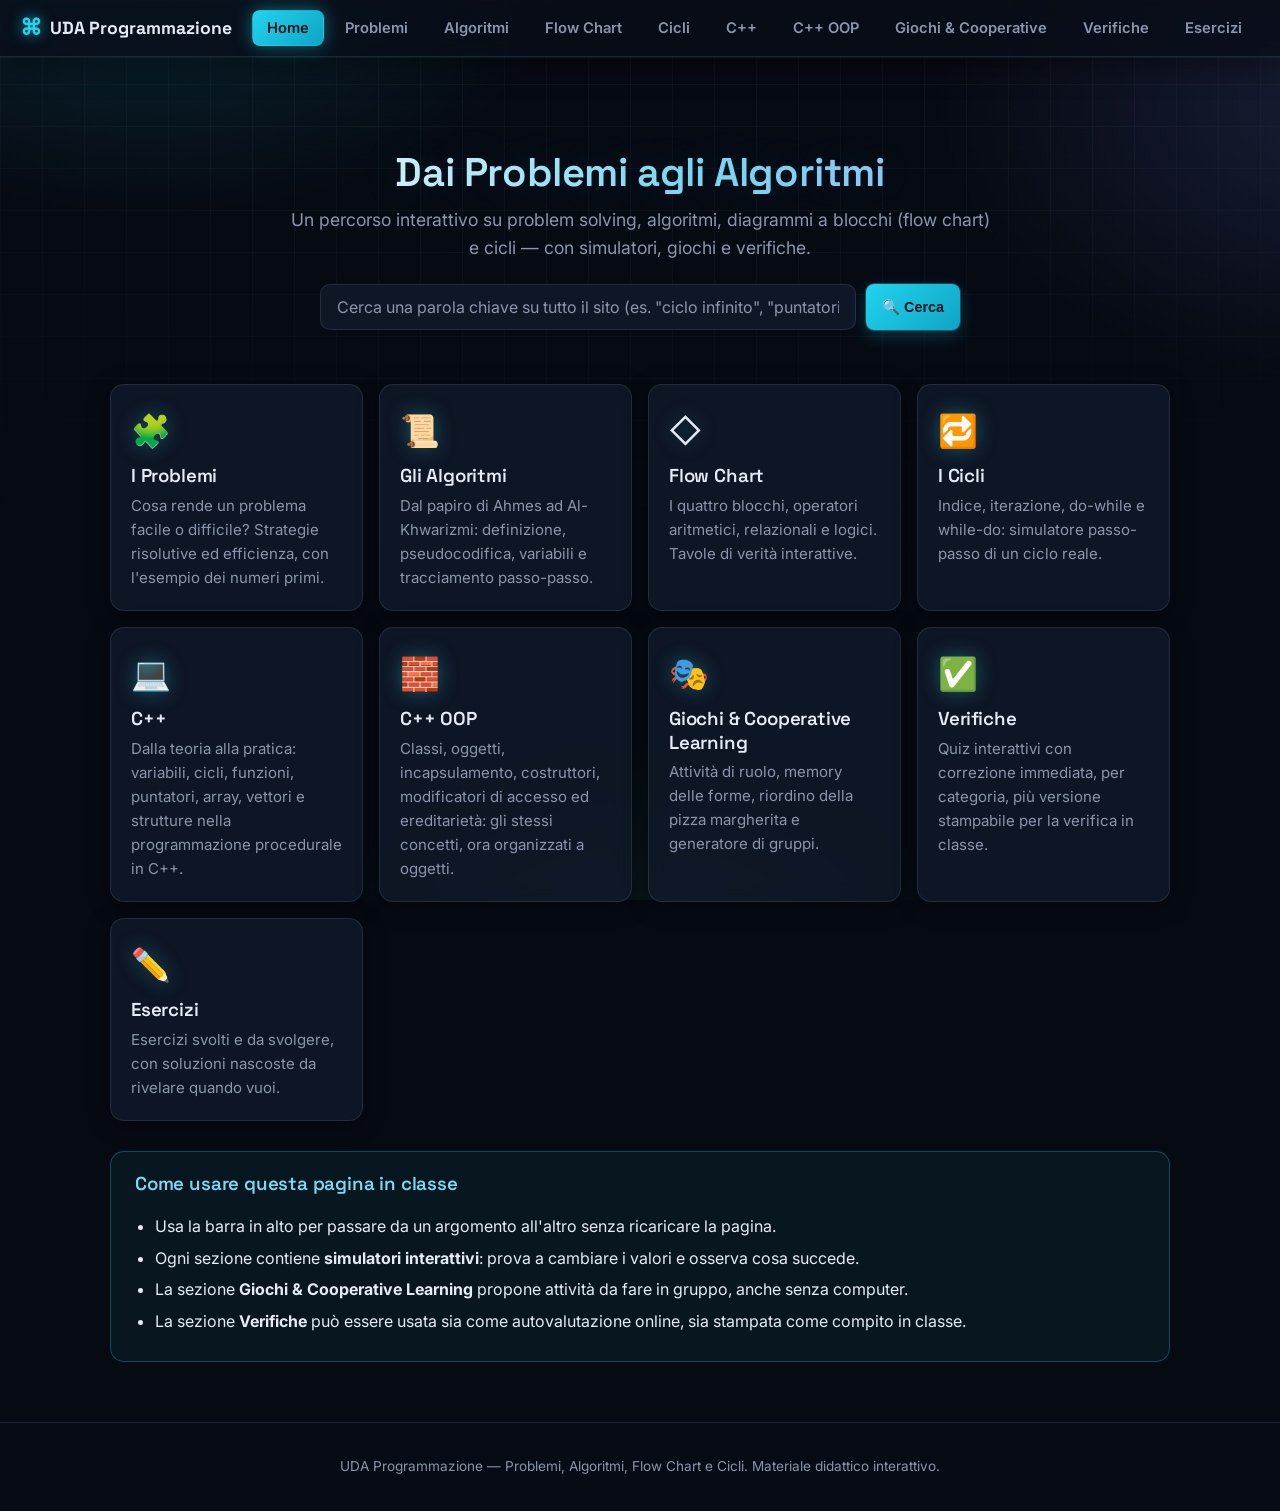
<file: Introduzione_Programmazione.html>
<!DOCTYPE html>
<html lang="it">
<head>
<meta charset="UTF-8">
<meta name="viewport" content="width=device-width, initial-scale=1.0">
<title>UDA Programmazione – Problemi, Algoritmi, Flow Chart</title>
<link rel="stylesheet" href="css/style.css">
</head>
<body>

<header class="topbar">
  <div class="brand">
    <span class="brand-icon">⌘</span>
    <span class="brand-text">UDA Programmazione</span>
  </div>
  <nav class="mainnav" id="mainnav">
    <button class="navbtn active" data-target="home">Home</button>
    <button class="navbtn" data-target="problemi">Problemi</button>
    <button class="navbtn" data-target="algoritmi">Algoritmi</button>
    <button class="navbtn" data-target="flowchart">Flow Chart</button>
    <button class="navbtn" data-target="cicli">Cicli</button>
    <button class="navbtn" data-target="cpp">C++</button>
    <button class="navbtn" data-target="cpp-oop">C++ OOP</button>
    <button class="navbtn" data-target="giochi">Giochi &amp; Cooperative</button>
    <button class="navbtn" data-target="verifiche">Verifiche</button>
    <button class="navbtn" data-target="esercizi">Esercizi</button>
  </nav>
  <button class="hamburger" id="hamburger" aria-label="Menu">☰</button>
</header>

<main id="main">

<!-- ============ HOME ============ -->
<section class="view active" id="view-home">
  <div class="hero">
    <h1>Dai Problemi agli Algoritmi</h1>
    <p class="subtitle">Un percorso interattivo su problem solving, algoritmi, diagrammi a blocchi (flow chart) e cicli — con simulatori, giochi e verifiche.</p>
    <div class="site-search">
      <div class="site-search-box">
        <input type="text" id="site-search-input" placeholder="Cerca una parola chiave su tutto il sito (es. &quot;ciclo infinito&quot;, &quot;puntatori&quot;, &quot;incapsulamento&quot;...)" autocomplete="off">
        <button class="btn" id="site-search-btn">🔍 Cerca</button>
      </div>
      <div id="site-search-results" class="site-search-results"></div>
    </div>
  </div>

  <div class="card-grid">
    <article class="topic-card" data-goto="problemi">
      <div class="topic-icon">🧩</div>
      <h3>I Problemi</h3>
      <p>Cosa rende un problema facile o difficile? Strategie risolutive ed efficienza, con l'esempio dei numeri primi.</p>
    </article>
    <article class="topic-card" data-goto="algoritmi">
      <div class="topic-icon">📜</div>
      <h3>Gli Algoritmi</h3>
      <p>Dal papiro di Ahmes ad Al-Khwarizmi: definizione, pseudocodifica, variabili e tracciamento passo-passo.</p>
    </article>
    <article class="topic-card" data-goto="flowchart">
      <div class="topic-icon">◇</div>
      <h3>Flow Chart</h3>
      <p>I quattro blocchi, operatori aritmetici, relazionali e logici. Tavole di verità interattive.</p>
    </article>
    <article class="topic-card" data-goto="cicli">
      <div class="topic-icon">🔁</div>
      <h3>I Cicli</h3>
      <p>Indice, iterazione, do-while e while-do: simulatore passo-passo di un ciclo reale.</p>
    </article>
    <article class="topic-card" data-goto="cpp">
      <div class="topic-icon">💻</div>
      <h3>C++</h3>
      <p>Dalla teoria alla pratica: variabili, cicli, funzioni, puntatori, array, vettori e strutture nella programmazione procedurale in C++.</p>
    </article>
    <article class="topic-card" data-goto="cpp-oop">
      <div class="topic-icon">🧱</div>
      <h3>C++ OOP</h3>
      <p>Classi, oggetti, incapsulamento, costruttori, modificatori di accesso ed ereditarietà: gli stessi concetti, ora organizzati a oggetti.</p>
    </article>
    <article class="topic-card" data-goto="giochi">
      <div class="topic-icon">🎭</div>
      <h3>Giochi &amp; Cooperative Learning</h3>
      <p>Attività di ruolo, memory delle forme, riordino della pizza margherita e generatore di gruppi.</p>
    </article>
    <article class="topic-card" data-goto="verifiche">
      <div class="topic-icon">✅</div>
      <h3>Verifiche</h3>
      <p>Quiz interattivi con correzione immediata, per categoria, più versione stampabile per la verifica in classe.</p>
    </article>
    <article class="topic-card" data-goto="esercizi">
      <div class="topic-icon">✏️</div>
      <h3>Esercizi</h3>
      <p>Esercizi svolti e da svolgere, con soluzioni nascoste da rivelare quando vuoi.</p>
    </article>
  </div>

  <div class="info-box">
    <h3>Come usare questa pagina in classe</h3>
    <ul>
      <li>Usa la barra in alto per passare da un argomento all'altro senza ricaricare la pagina.</li>
      <li>Ogni sezione contiene <strong>simulatori interattivi</strong>: prova a cambiare i valori e osserva cosa succede.</li>
      <li>La sezione <strong>Giochi &amp; Cooperative Learning</strong> propone attività da fare in gruppo, anche senza computer.</li>
      <li>La sezione <strong>Verifiche</strong> può essere usata sia come autovalutazione online, sia stampata come compito in classe.</li>
    </ul>
  </div>
</section>

<!-- ============ PROBLEMI ============ -->
<section class="view" id="view-problemi">
  <h1 class="view-title">🧩 I Problemi</h1>

  <div class="lesson-block">
    <h2>Cos'è un problema?</h2>
    <p>In ogni ambito della vita dobbiamo risolvere problemi, eseguire compiti e prendere decisioni. Anche dividere il conto <em>"alla romana"</em> con gli amici al ristorante è un problema da risolvere.</p>
    <p>Alcuni problemi sono <strong>semplici</strong>: li abbiamo già affrontati e li risolviamo con l'esperienza o l'aiuto di qualcuno. Altri sono <strong>difficili</strong>: la soluzione non è immediata, magari perché mancano dati o conoscenze.</p>
  </div>

  <div class="lesson-block">
    <h2>Esempio 1 — Quanti km posso fare con un pieno?</h2>
    <figure class="concept-fig">
      <img src="img/esempio1-serbatoio.svg" alt="Indicatore del livello di carburante di un'automobile, con lancetta tra E (vuoto) e F (pieno)" title="Fonte: OpenClipart / Wikimedia Commons (pubblico dominio)" loading="lazy">
      <figcaption>Quanti km si possono fare dipende da più dati insieme: cilindrata, velocità, tipo di carburante, capacità del serbatoio.</figcaption>
    </figure>
    <p>Per risolvere questo problema servono <strong>dati</strong>: cilindrata, velocità, tipo di carburante, grandezza del serbatoio. Senza questi dati il problema non si può risolvere, anche conoscendo il "metodo".</p>
  </div>

  <div class="lesson-block">
    <h2>Esempio 2 — La sequenza di Fibonacci</h2>
    <figure class="concept-fig">
      <img src="img/esempio2-fibonacci-spirale.svg" alt="Quadrati con i lati 1, 1, 2, 3, 5, 8, 13, 21: ogni lato è la somma dei due precedenti" title="Fibonacci Squares, Randaum - Wikimedia Commons (CC BY-SA 4.0)" loading="lazy">
      <figcaption>Ogni quadrato ha per lato la somma dei lati dei due quadrati precedenti: è la stessa regola della sequenza di Fibonacci.</figcaption>
    </figure>
    <p><strong>Definizione:</strong> la sequenza di Fibonacci è una successione di numeri interi i cui primi due numeri sono 1 e 1; ogni altro elemento è la somma dei due termini precedenti.</p>
    <p>Qui il problema è diverso dal precedente: abbiamo il dato (quanti elementi vogliamo) ma <strong>mancava la conoscenza</strong> (la definizione della sequenza).</p>
    <div class="sim-box">
      <h4>🔢 Simulatore — calcola la sequenza di Fibonacci</h4>
      <div class="sim-controls">
        <label>Numero di elementi: <input type="number" id="fib-n" min="1" max="20" value="7"></label>
        <button class="btn" id="fib-calc">Calcola</button>
      </div>
      <div id="fib-output" class="sim-output"></div>
    </div>
    <p class="curiosity"><strong>Curiosità:</strong> il rapporto fra due termini successivi della sequenza si avvicina alla <em>sezione aurea</em>, un rapporto che si ritrova spesso in natura, nell'arte e nell'architettura.</p>
  </div>

  <div class="lesson-block">
    <h2>Tipologia e complessità</h2>
    <p>I problemi non sono tutti uguali per tipologia né per complessità. Calcolare la distanza fra due punti è relativamente facile; calcolare la distanza Terra-Sole in un certo giorno dell'anno è relativamente difficile.</p>
    <p><strong>Perché "relativamente"?</strong> Perché la difficoltà dipende anche da <em>chi</em> deve risolvere il problema:</p>
    <div class="relative-grid">
      <div class="rel-card"><span class="rel-who">👶 Un bambino</span><span class="rel-what">FACILE: distanza fra 2 punti</span><span class="rel-what hard">DIFFICILE: distanza Terra-Sole</span></div>
      <div class="rel-card"><span class="rel-who">🎓 Uno studente</span><span class="rel-what">FACILE: distanza fra 2 punti</span><span class="rel-what hard">DIFFICILE: distanza Terra-Sole</span></div>
      <div class="rel-card"><span class="rel-who">🔭 Margherita Hack</span><span class="rel-what">FACILE: distanza fra 2 punti</span><span class="rel-what easy2">FACILE: distanza Terra-Sole</span></div>
    </div>
  </div>

  <div class="lesson-block">
    <h2>Strategia risolutiva</h2>
    <p>Per i problemi difficili serve: <strong>1)</strong> comprendere bene il problema (analisi), <strong>2)</strong> individuare una <em>strategia risolutiva</em>, cioè l'idea con cui — sfruttando esperienza, intuito, fantasia e intelligenza — si trova la "chiave" della soluzione.</p>
    <h3>Esempio: il valore assoluto</h3>
    <p>Il valore assoluto di un numero <code>x</code> è: <code>x</code> stesso se <code>x</code> è non negativo, <code>-x</code> se <code>x</code> è negativo.</p>
    <p>Esistono più strategie equivalenti:</p>
    <div class="approach-grid">
      <div class="approach"><h4>1° Approccio</h4><p>Se il numero è negativo, cambio segno. Se è positivo, lo lascio invariato.</p></div>
      <div class="approach"><h4>2° Approccio</h4><p>Elevo il numero al quadrato, poi calcolo la radice quadrata del risultato.</p></div>
    </div>
    <p><strong>Attenzione:</strong> non esiste un'unica soluzione, ma alcune sono più <em>efficienti</em> di altre. Quando una soluzione è più efficiente di un'altra?</p>
  </div>

  <div class="lesson-block">
    <h2>Efficienza: il caso dei numeri primi</h2>
    <figure class="concept-fig concept-fig-icon">
      <img src="img/efficienza-cronometro.svg" alt="Un cronometro analogico, simbolo del tempo/risorse impiegate da un algoritmo" title="Fonte: Wikimedia Commons, Open Clip Art Library (CC0)" loading="lazy">
      <figcaption>L'efficienza si "misura": a parità di risultato corretto, l'algoritmo che usa meno passi (e quindi meno tempo) è più efficiente.</figcaption>
    </figure>
    <p>Un numero è primo quando è divisibile solo per 1 e per se stesso. Confrontiamo due strategie per scoprirlo:</p>
    <ul>
      <li><strong>1° approccio:</strong> cerco tutti i divisori tra 1 e il numero stesso.</li>
      <li><strong>2° approccio:</strong> cerco i divisori tra 1 e la metà intera del numero (oltre la metà non può esistere un divisore diverso dal numero stesso).</li>
    </ul>
    <div class="sim-box">
      <h4>⚡ Simulatore — confronto di efficienza (numeri primi)</h4>
      <div class="sim-controls">
        <label>Numero da testare: <input type="number" id="prime-n" min="2" max="500" value="11"></label>
        <button class="btn" id="prime-calc">Confronta i due approcci</button>
      </div>
      <div id="prime-output" class="sim-output"></div>
    </div>
    <p><strong>Definizione:</strong> con <em>efficienza</em> di una strategia risolutiva si intende la sua capacità di utilizzare meno risorse informatiche possibili, in termini di <strong>tempo</strong> (e uso della CPU) e di <strong>memoria</strong>.</p>
  </div>
</section>

<!-- ============ ALGORITMI ============ -->
<section class="view" id="view-algoritmi">
  <h1 class="view-title">📜 Gli Algoritmi</h1>

  <div class="lesson-block">
    <h2>Definizione</h2>
    <figure class="concept-fig concept-fig-icon">
      <img src="img/algoritmo-ricetta.svg" alt="Icona di una ricetta: un foglio con righe di testo e una ciotola da cucina" title="Fonte: Wikimedia Commons (CC0)" loading="lazy">
      <figcaption>Un algoritmo è come una ricetta: elenca ingredienti (i dati) e passaggi precisi, nell'ordine giusto, per arrivare al risultato.</figcaption>
    </figure>
    <p>Trovata la strategia risolutiva, bisogna scrivere la sequenza delle singole istruzioni in modo <strong>formale e preciso</strong>.</p>
    <p class="definition">Si definisce <strong>algoritmo</strong> la sequenza delle singole istruzioni, scritte in modo formale e preciso, che si devono seguire per risolvere un problema.</p>
    <p>In pratica un algoritmo è una <strong>"ricetta"</strong>: come una ricetta di cucina elenca gli ingredienti e i passaggi per ottenere un piatto, un algoritmo elenca i dati e i passaggi per ottenere un risultato. Anche le istruzioni di montaggio di un mobile, le indicazioni di un navigatore GPS o la procedura per cambiare una ruota forata sono algoritmi: qualunque procedura passo-passo, precisa e ripetibile, che porta a un risultato.</p>
    <p>Non basta però scrivere <em>una qualsiasi</em> sequenza di istruzioni perché sia un buon algoritmo: devono essere rispettate alcune <strong>caratteristiche</strong> precise, che vediamo qui sotto.</p>
  </div>

  <div class="lesson-block">
    <h2>Le caratteristiche di un algoritmo</h2>
    <p>Perché una sequenza di istruzioni sia davvero un algoritmo — e non solo un elenco confuso di operazioni — deve rispettare queste caratteristiche:</p>
    <div class="char-grid">
      <div class="char-card">
        <h4>⏱️ Finitezza</h4>
        <p>Deve terminare dopo un <strong>numero finito di passi</strong>, in un tempo ragionevole. Un procedimento che continua all'infinito, senza mai arrivare a una conclusione, non è un algoritmo valido.</p>
        <p class="note">Esempio: "continua a suonare il citofono finché non ti aprono" non è finito, se nessuno risponde mai! Serve un limite, es. "suona al massimo 3 volte, poi rinuncia".</p>
      </div>
      <div class="char-card">
        <h4>🎯 Non ambiguità (determinismo)</h4>
        <p>Ogni istruzione deve avere <strong>un solo significato</strong>, chiaro e preciso: chi (o cosa) la esegue non deve avere dubbi su cosa fare.</p>
        <p class="note">Esempio: "cuoci finché non ti sembra pronto" è ambiguo, perché dipende da chi giudica; "cuoci per 9 minuti" no.</p>
      </div>
      <div class="char-card">
        <h4>⚙️ Eseguibilità</h4>
        <p>Ogni singola istruzione deve poter essere <strong>eseguita realmente</strong> da chi (o cosa) esegue l'algoritmo, con le risorse a disposizione.</p>
        <p class="note">Esempio: "dividi il numero per zero" oppure "svuota una piscina con un cucchiaino" non sono istruzioni eseguibili.</p>
      </div>
      <div class="char-card">
        <h4>🔢 Sequenzialità (ordine)</h4>
        <p>Le istruzioni si eseguono <strong>una alla volta</strong>, in un ordine ben preciso stabilito dall'algoritmo (salvo salti espliciti, come nelle decisioni e nei cicli).</p>
        <p class="note">Esempio: non puoi "condire la pizza" prima di "stendere l'impasto": l'ordine conta.</p>
      </div>
      <div class="char-card">
        <h4>🌍 Generalità</h4>
        <p>Deve risolvere <strong>non un solo caso specifico</strong>, ma tutti i casi possibili dello stesso tipo di problema: i dati possono cambiare, il procedimento resta valido.</p>
        <p class="note">Esempio: lo vedremo tra poco con l'esempio della telefonata, dove un buon algoritmo deve prevedere anche il caso in cui Alice non risponda, non solo quello "fortunato".</p>
      </div>
      <div class="char-card">
        <h4>⚡ Efficienza</h4>
        <p>Tra più algoritmi corretti che risolvono lo stesso problema, alcuni usano <strong>meno risorse</strong> (tempo/CPU e memoria) di altri: l'efficienza misura questa "economia" di risorse.</p>
        <p class="note">Esempio: lo ritroveremo più avanti in questa sezione, confrontando la selezione binaria e quella unaria per il calcolo del valore assoluto.</p>
      </div>
      <div class="char-card">
        <h4>📥📤 Input e Output</h4>
        <p>Un algoritmo riceve <strong>zero o più dati in ingresso</strong> (input) e produce <strong>almeno un risultato</strong> in uscita (output): altrimenti non servirebbe a nulla.</p>
        <p class="note">Esempio: l'algoritmo del valore assoluto riceve in input un numero <code>n</code> e restituisce in output <code>ris</code>.</p>
      </div>
    </div>
    <div class="callout">💡 <strong>Suggerimento per la spiegazione in classe:</strong> per rendere concreti questi concetti, usa analogie che gli studenti già conoscono, come le istruzioni di montaggio di un mobile, un navigatore GPS o una ricetta di cucina: su questi esempi è facile far notare finitezza, ambiguità, eseguibilità... Il gioco <strong>"Il Robot Umano"</strong> (sezione <button class="link-btn" data-goto="giochi">Giochi &amp; Cooperative Learning</button>) è pensato apposta per far sperimentare dal vivo cosa succede quando un'istruzione è ambigua o non eseguibile.</div>
  </div>

  <div class="lesson-block">
    <h2>Origine e storia</h2>
    <div class="history-grid">
      <div class="history-card">
        <img src="img/storia-al-khwarizmi.png" alt="Francobollo sovietico del 1983 con il ritratto di Al-Khwārizmī, emesso per i 1200 anni dalla nascita" title="Francobollo URSS, 1983 - Wikimedia Commons (pubblico dominio)" loading="lazy">
        <h4>Al-Khwārizmī</h4>
        <p>La parola <em>algoritmo</em> deriva dal nome di questo matematico, astronomo e geografo persiano, considerato il padre dell'algebra.</p>
      </div>
      <div class="history-card">
        <img src="img/storia-papiro-ahmes.jpg" alt="Frammento del Papiro di Rhind (Papiro di Ahmes), con scrittura ieratica e figure geometriche" title="British Museum, EA10057 - Wikimedia Commons (pubblico dominio)" loading="lazy">
        <h4>Papiro di Ahmes (~1650 a.C.)</h4>
        <p>Il primo algoritmo documentato: oltre 3.500 anni fa, conteneva tabelle di frazioni e 84 problemi aritmetici, algebrici e geometrici con relative soluzioni.</p>
      </div>
    </div>
  </div>

  <div class="lesson-block">
    <h2>Esempio: la telefonata (l'importanza di generalizzare)</h2>
    <p>Scriviamo l'algoritmo che Bob deve seguire per telefonare ad Alice:</p>
    <ol class="algo-steps">
      <li>Leggi il numero telefonico</li>
      <li>Digita il numero sul telefono</li>
      <li>Conversa con Alice</li>
      <li>Chiudi la comunicazione</li>
    </ol>
    <p class="warn">⚠️ Problema: <strong>e se Alice non risponde?</strong> Questa versione non contempla tutte le possibilità!</p>
    <p>Versione corretta e generalizzata:</p>
    <ol class="algo-steps">
      <li>Leggi il numero telefonico</li>
      <li>Digita il numero sul telefono</li>
      <li>Se Alice non risponde, salta al punto 5</li>
      <li>Se Alice risponde, conversa con Alice</li>
      <li>Chiudi la comunicazione</li>
    </ol>
    <p>Un algoritmo deve essere il più <strong>generalizzabile</strong> possibile: deve contemplare tutte le casistiche, non solo il caso "fortunato". La stessa idea si può codificare con parole o sequenze diverse: <strong>la codifica non è univoca</strong>.</p>
  </div>

  <div class="lesson-block">
    <h2>Esercizio guidato: la pizza margherita</h2>
    <p><em>Scrivi la procedura per preparare e cuocere una pizza margherita, indicando ogni singola operazione, una per riga.</em></p>
    <details class="reveal">
      <summary>Mostra una possibile soluzione</summary>
      <ol class="algo-steps">
        <li>Procurarsi la ricetta</li>
        <li>Leggere la ricetta</li>
        <li>Controllare gli ingredienti in casa</li>
        <li>Se manca un ingrediente, comprarlo; altrimenti saltare al punto successivo</li>
        <li>Preparare l'impasto e lasciarlo lievitare</li>
        <li>Stendere l'impasto</li>
        <li>Disporre pomodoro, mozzarella e basilico sull'impasto</li>
        <li>Accendere il forno</li>
        <li>Portarlo alla giusta temperatura</li>
        <li>Inserire la pizza nel forno</li>
        <li>Ruotare la pizza ogni 30 secondi</li>
        <li>Estrarre la pizza dopo 90 secondi</li>
        <li>Disporre la pizza su un piatto</li>
      </ol>
    </details>
    <p>👉 Puoi mettere alla prova la tua memoria con il gioco <strong>"Riordina la ricetta"</strong> nella sezione <button class="link-btn" data-goto="giochi">Giochi &amp; Cooperative Learning</button>.</p>
  </div>

  <div class="lesson-block">
    <h2>🎯 Mettiti alla prova: quale caratteristica manca?</h2>
    <p>Per ciascuna delle seguenti "non-istruzioni", individua quale caratteristica di un algoritmo viene violata, poi controlla la soluzione.</p>
    <div class="exercise-card">
      <p><strong>1.</strong> "Continua a far rimbalzare la palla contro il muro, senza mai fermarti."</p>
      <details class="reveal"><summary>Mostra soluzione</summary><p>Manca la <strong>finitezza</strong>: un algoritmo deve terminare dopo un numero finito di passi. Qui non c'è nessuna condizione di arresto: è un ciclo infinito.</p></details>
    </div>
    <div class="exercise-card">
      <p><strong>2.</strong> "Cuoci la pasta finché non ti sembra pronta."</p>
      <details class="reveal"><summary>Mostra soluzione</summary><p>Manca la <strong>non ambiguità</strong>: "ti sembra pronta" è un giudizio soggettivo, non preciso. Un'istruzione corretta sarebbe, ad esempio, "cuoci per 9 minuti".</p></details>
    </div>
    <div class="exercise-card">
      <p><strong>3.</strong> "Dividi il numero per zero e scrivi il risultato."</p>
      <details class="reveal"><summary>Mostra soluzione</summary><p>Manca l'<strong>eseguibilità</strong>: la divisione per zero non è un'operazione definita/eseguibile, quindi l'istruzione non può essere portata a termine.</p></details>
    </div>
    <div class="exercise-card">
      <p><strong>4.</strong> "Per sommare due numeri qualsiasi, fai 3 + 5."</p>
      <details class="reveal"><summary>Mostra soluzione</summary><p>Manca la <strong>generalità</strong>: l'algoritmo funziona solo per quei due numeri specifici, non per una coppia qualsiasi come richiesto dal problema — esattamente come nell'esempio della telefonata, deve valere per ogni caso, non solo per quello "fortunato".</p></details>
    </div>
  </div>

  <div class="lesson-block">
    <h2>Pseudocodifica e codifica</h2>
    <p>Descrivere un algoritmo in linguaggio naturale (comprensibile all'uomo) si chiama <strong>pseudocodifica</strong>. Scrivere l'algoritmo in un linguaggio comprensibile al computer si chiama <strong>codifica</strong>, e può avvenire in linguaggi di programmazione diversi.</p>
    <div class="code-tabs">
      <div class="code-tab-buttons">
        <button class="code-tab-btn active" data-code="pseudo">Pseudocodice</button>
        <button class="code-tab-btn" data-code="c">C</button>
        <button class="code-tab-btn" data-code="cpp">C++</button>
        <button class="code-tab-btn" data-code="python">Python</button>
      </div>
      <pre class="code-panel active" id="code-pseudo">Dato un numero n
Se n > 0
    il risultato è n
Altrimenti (se n &lt; 0)
    il risultato è n * (-1)</pre>
      <pre class="code-panel" id="code-c">#include &lt;stdio.h&gt;
int main() {
    int n, ris;
    scanf("%d", &amp;n);
    if (n > 0) {
        ris = n;
    } else {
        ris = n * (-1);
    }
    printf("%d", ris);
    return 0;
}</pre>
      <pre class="code-panel" id="code-cpp">#include &lt;iostream&gt;
using namespace std;
int main() {
    int n, ris;
    cin &gt;&gt; n;
    if (n > 0) {
        ris = n;
    } else {
        ris = n * (-1);
    }
    cout &lt;&lt; ris;
    return 0;
}</pre>
      <pre class="code-panel" id="code-python">n = int(input())
if n > 0:
    ris = n
else:
    ris = n * (-1)
print(ris)</pre>
    </div>
    <p class="note">Tutte queste codifiche fanno la stessa cosa! Cambia il linguaggio, non l'idea.</p>
  </div>

  <div class="lesson-block">
    <h2>Le variabili</h2>
    <figure class="concept-fig concept-fig-icon">
      <img src="img/variabile-scatola.svg" alt="Una scatola di cartone aperta, usata come metafora visiva di una variabile" title="Fonte: Wikimedia Commons (pubblico dominio)" loading="lazy">
      <figcaption>Una variabile è come una scatola: ha un'etichetta (il nome) e contiene un valore, che si può leggere o sostituire.</figcaption>
    </figure>
    <p>Le variabili sono <strong>contenitori</strong> che permettono di memorizzare dati: senza dati non può esistere elaborazione. Possiamo immaginarle come <em>scatole</em> a disposizione del programmatore, ciascuna con un nome (identificatore) <strong>univoco</strong> ed <strong>evocativo</strong> (es. <code>num</code>, <code>ris</code>, <code>div</code>). Non c'è nessun vincolo formale sul nome, ma un buon nome rende il codice comprensibile.</p>
    <p>⚠️ Una variabile occupa spazio in memoria (di più o di meno a seconda del tipo e della dimensione), e viene salvata nella <strong>RAM</strong>, la memoria che contiene i dati necessari al programma durante l'esecuzione.</p>
  </div>

  <div class="lesson-block">
    <h2>Tracciamento di un algoritmo: il valore assoluto passo-passo</h2>
    <p>Vediamo cosa succede alle variabili istruzione per istruzione. Confrontiamo due versioni: quella con la <strong>selezione binaria</strong> (due variabili, <code>n</code> e <code>ris</code>) e quella ottimizzata con la <strong>selezione unaria</strong> (una sola variabile, <code>n</code>).</p>

    <div class="sim-box">
      <h4>🧮 Simulatore di tracciamento variabili</h4>
      <div class="sim-controls">
        <label>Versione:
          <select id="trace-version">
            <option value="binary">Selezione binaria (con n e ris)</option>
            <option value="unary">Selezione unaria (ottimizzata, solo n)</option>
          </select>
        </label>
        <label>Valore di input (n): <input type="number" id="trace-n" value="-10"></label>
        <button class="btn" id="trace-reset">Avvia / Reset</button>
        <button class="btn btn-secondary" id="trace-next">Passo successivo ▶</button>
      </div>
      <div class="trace-view">
        <pre id="trace-code" class="trace-code"></pre>
        <div class="trace-boxes" id="trace-boxes"></div>
      </div>
      <div id="trace-log" class="sim-output"></div>
    </div>

    <div class="callout-grid">
      <div class="callout"><strong>Costante:</strong> il valore <code>-1</code> usato nel calcolo non è contenuto in nessuna variabile: è una <em>costante</em>, una porzione di memoria il cui valore non cambia durante l'esecuzione.</div>
      <div class="callout"><strong>Selezione binaria:</strong> la struttura che fa scegliere all'algoritmo fra due "strade" alternative (Se... Altrimenti...).</div>
      <div class="callout"><strong>Selezione unaria:</strong> esegue un'istruzione solo se una condizione è vera, senza alternativa. Usarla al posto della binaria, riusando la stessa variabile <code>n</code> invece di crearne una nuova (<code>ris</code>), <strong>risparmia memoria</strong>: è un esempio concreto di efficienza.</div>
    </div>
  </div>
</section>

<!-- ============ FLOW CHART ============ -->
<section class="view" id="view-flowchart">
  <h1 class="view-title">◇ Flow Chart</h1>

  <div class="lesson-block">
    <h2>Cos'è un Flow Chart?</h2>
    <p>Il <strong>Flow Chart</strong> (diagramma di flusso, diagramma a blocchi) è il modo più semplice e diffuso per rappresentare graficamente un algoritmo. È una rappresentazione intuitiva che permette di individuare "a colpo d'occhio" la struttura dell'algoritmo.</p>
    <p>È come la <strong>cartina di un percorso</strong>: invece di descrivere a parole "vai dritto, poi al bivio scegli in base a una condizione...", il flow chart lo disegna. Ogni forma geometrica ha un significato preciso e convenzionale (uguale in tutto il mondo, indipendentemente dalla lingua o dal linguaggio di programmazione che si userà poi): per questo un flow chart si può tradurre in pseudocodice o in un qualsiasi linguaggio (C, C++, Python...) senza perdere informazioni.</p>
  </div>

  <div class="lesson-block">
    <h2>I quattro blocchi</h2>
    <div class="blocks-grid">
      <div class="block-demo">
        <div class="fc fc-oval">inizio / fine</div>
        <p><strong>Inizio / Fine</strong> — forma ovale, senza spigoli. Usato solo come primo e ultimo blocco dell'algoritmo.</p>
      </div>
      <div class="block-demo">
        <div class="fc fc-io">input / output</div>
        <p><strong>Input / Output</strong> — parallelogramma. Comunica informazioni all'utente o riceve dati (lettura/scrittura).</p>
      </div>
      <div class="block-demo">
        <div class="fc fc-process">elaborazione</div>
        <p><strong>Elaborazione</strong> — rettangolo. Contiene istruzioni che trasformano i dati (calcoli, assegnamenti).</p>
      </div>
      <div class="block-demo">
        <div class="fc fc-decision"><span>condizione?</span></div>
        <p><strong>Decisione</strong> — rombo. Contiene un confronto (test) che dà solo due esiti: <span class="tag-v">Vero</span> / <span class="tag-f">Falso</span>.</p>
      </div>
    </div>
    <p>I blocchi si collegano con <strong>frecce</strong> (indicano il verso di percorrenza) e <strong>nodi di congiunzione</strong> (dove due percorsi alternativi si ricongiungono).</p>
  </div>

  <div class="lesson-block">
    <h2>Le regole di un Flow Chart corretto</h2>
    <p>Non basta usare le forme giuste: perché un flow chart sia davvero corretto e leggibile deve rispettare alcune regole precise, in gran parte legate alle caratteristiche di un algoritmo viste nella sezione <button class="link-btn" data-goto="algoritmi">Algoritmi</button>.</p>
    <div class="char-grid">
      <div class="char-card">
        <h4>🚩 Un solo Inizio</h4>
        <p>Deve esserci <strong>un solo blocco Inizio</strong>, punto di partenza univoco da cui parte tutto il diagramma.</p>
        <p class="note">Esempio: due frecce che partono da due "Inizio" diversi e poi si uniscono non sono ammesse: da dove si comincia davvero?</p>
      </div>
      <div class="char-card">
        <h4>🏁 Ogni percorso arriva a un Fine</h4>
        <p>Da qualunque blocco si parta, seguendo le frecce si deve <strong>sempre raggiungere un blocco Fine</strong> dopo un numero finito di passi: è la <em>finitezza</em> dell'algoritmo, resa visibile nel disegno.</p>
        <p class="note">Esempio: un ramo di un ciclo che torna indietro all'infinito, senza mai poter uscire verso Fine, rappresenta un errore (ciclo infinito).</p>
      </div>
      <div class="char-card">
        <h4>◇ Decisione = due sole uscite</h4>
        <p>Da ogni rombo devono partire <strong>esattamente due frecce</strong>, etichettate <span class="tag-v">V</span> e <span class="tag-f">F</span>: non ne può mancare una, né essercene una terza.</p>
        <p class="note">Esempio: un rombo con tre frecce in uscita ("Vero", "Falso", "forse") non è un blocco di decisione valido.</p>
      </div>
      <div class="char-card">
        <h4>🔗 Nessun blocco "orfano" o vicolo cieco</h4>
        <p>Ogni blocco (tranne Inizio) deve avere <strong>almeno una freccia in entrata</strong>, ed ogni blocco (tranne Fine) deve avere <strong>almeno una freccia in uscita</strong>: niente parti isolate che non si raggiungono mai, niente blocchi da cui non si può proseguire.</p>
        <p class="note">Esempio: un blocco di elaborazione disegnato "a lato" senza alcuna freccia che lo colleghi al resto non fa parte dell'algoritmo.</p>
      </div>
      <div class="char-card">
        <h4>📦 Un blocco, un'azione</h4>
        <p>Ogni blocco di elaborazione dovrebbe contenere <strong>una sola operazione elementare</strong> (o un piccolo gruppo coerente), non un intero paragrafo di istruzioni: aiuta a tracciare il diagramma passo-passo, come nel simulatore di tracciamento.</p>
        <p class="note">Esempio: meglio due blocchi separati <code>ris = n * 2</code> e <code>ris = ris + 1</code> che un unico blocco con dentro tutto il procedimento.</p>
      </div>
      <div class="char-card">
        <h4>⬇️ Flusso leggibile, dall'alto in basso</h4>
        <p>Per convenzione il flusso principale scende <strong>dall'alto verso il basso</strong>; le frecce non dovrebbero incrociarsi inutilmente. I rami che "tornano indietro" (i cicli) sono l'eccezione e vanno segnalati chiaramente, ad es. con una freccia verso l'alto.</p>
        <p class="note">Esempio: lo vedremo tra poco nei cicli while/do-while/for, dove una freccia risale al blocco di controllo della condizione.</p>
      </div>
    </div>
    <div class="callout">💡 <strong>Suggerimento per la spiegazione in classe:</strong> per far notare questi errori "dal vivo", puoi usare il gioco <strong>"Flow Chart Umano"</strong> (sezione <button class="link-btn" data-goto="giochi">Giochi &amp; Cooperative Learning</button>): fai disporre gli studenti-blocco in un ordine sbagliato (es. due "Inizio", o un rombo con un solo ramo) e chiedi alla classe di individuare cosa non va.</div>
  </div>

  <div class="lesson-block">
    <h2>🔍 Mettiti alla prova: trova l'errore nel Flow Chart</h2>
    <p>Ogni descrizione qui sotto corrisponde a un flow chart scorretto: individua quale regola viene violata, poi controlla la soluzione.</p>
    <div class="exercise-card">
      <p><strong>1.</strong> Il diagramma ha due blocchi ovali "Inizio", uno in alto a sinistra e uno in alto a destra, che poi confluiscono con delle frecce verso lo stesso blocco di elaborazione.</p>
      <details class="reveal"><summary>Mostra soluzione</summary><p>Viola la regola dell'<strong>Inizio unico</strong>: un flow chart deve avere un solo punto di partenza univoco, non due.</p></details>
    </div>
    <div class="exercise-card">
      <p><strong>2.</strong> Un rombo con dentro la condizione "voto &gt;= 6 ?" ha tre frecce in uscita: una etichettata "V", una "F" e una senza etichetta che va dritta a un blocco di output.</p>
      <details class="reveal"><summary>Mostra soluzione</summary><p>Viola la regola delle <strong>due sole uscite etichettate V/F</strong>: da un blocco di decisione possono uscire esattamente due frecce, entrambe etichettate.</p></details>
    </div>
    <div class="exercise-card">
      <p><strong>3.</strong> Un blocco di elaborazione "tot = tot + n" ha una freccia in entrata, ma nessuna freccia in uscita: il percorso si interrompe lì.</p>
      <details class="reveal"><summary>Mostra soluzione</summary><p>Viola la regola del <strong>vicolo cieco</strong>: ogni blocco (tranne Fine) deve avere una freccia in uscita che porti, prima o poi, a un blocco Fine.</p></details>
    </div>
    <div class="exercise-card">
      <p><strong>4.</strong> Nel ciclo while per stampare i numeri da 1 a 5, il ramo "Vero" del rombo esegue <code>output(i)</code> e poi torna direttamente al controllo della condizione, senza mai eseguire <code>i = i + 1</code>.</p>
      <details class="reveal"><summary>Mostra soluzione</summary><p>Viola la <strong>finitezza</strong> (raggiungibilità del Fine): la condizione <code>i &lt;= 5</code> resterà sempre vera, generando un <strong>ciclo infinito</strong> che non arriva mai al blocco Fine.</p></details>
    </div>
  </div>

  <div class="lesson-block">
    <h2>Assegnamento e inizializzazione</h2>
    <p>Per assegnare un valore a una variabile si usa l'operatore <code>=</code>. Quando all'inizio dell'algoritmo si assegna un primo valore a una variabile si parla di <strong>inizializzazione</strong>.</p>
    <div class="sim-box">
      <h4>➕ Simulatore — contatore (assegnamento &amp; incremento)</h4>
      <div class="fc-diagram">
        <div class="fc fc-oval">inizio</div>
        <div class="fc-arrow">↓</div>
        <div class="fc fc-process" id="counter-init-block">cont = 0</div>
        <div class="fc-arrow">↓</div>
        <div class="fc fc-process" id="counter-inc-block">cont = cont + 1</div>
        <div class="fc-arrow">↓</div>
        <div class="fc fc-oval">fine</div>
      </div>
      <div class="sim-controls">
        <button class="btn" id="counter-reset">Reset</button>
        <button class="btn btn-secondary" id="counter-step">Esegui passo ▶</button>
      </div>
      <div class="counter-display">cont = <span id="counter-value">?</span></div>
    </div>
    <p class="warn">⚠️ Errore comune: se non inizializzo <code>cont</code> prima di incrementarlo, l'algoritmo non sa a che valore sommare 1!</p>
  </div>

  <div class="lesson-block">
    <h2>Operatori aritmetici</h2>
    <p>Operatori base: <code>+ - * /</code>. Esiste anche l'operatore <strong>modulo</strong> <code>%</code>, che restituisce il resto della divisione intera tra due numeri (es. <code>20 % 3 = 2</code>, perché 20 diviso 3 fa 6 con resto 2).</p>
    <div class="exercise-card">
      <p><strong>Esercizio:</strong> Rappresenta l'algoritmo per calcolare il doppio di un numero ricevuto in input.</p>
      <details class="reveal"><summary>Mostra soluzione</summary>
        <div class="fc-diagram small">
          <div class="fc fc-oval">inizio</div><div class="fc-arrow">↓</div>
          <div class="fc fc-io">input(n)</div><div class="fc-arrow">↓</div>
          <div class="fc fc-process">ris = n * 2</div><div class="fc-arrow">↓</div>
          <div class="fc fc-io">output(ris)</div><div class="fc-arrow">↓</div>
          <div class="fc fc-oval">fine</div>
        </div>
      </details>
    </div>
  </div>

  <div class="lesson-block">
    <h2>Operatori relazionali</h2>
    <p>Per confrontare due valori si usa l'operatore <code>==</code> (uguale a). Attenzione a non confonderlo con l'assegnamento <code>=</code>! Altri operatori: <code>&gt; &lt; &gt;= &lt;= !=</code>.</p>
    <div class="exercise-card">
      <p><strong>Esercizio:</strong> verifica se un numero inserito in input è pari.</p>
      <details class="reveal"><summary>Mostra soluzione</summary>
        <div class="fc-diagram small">
          <div class="fc fc-oval">inizio</div><div class="fc-arrow">↓</div>
          <div class="fc fc-io">input(n)</div><div class="fc-arrow">↓</div>
          <div class="fc fc-decision"><span>n % 2 == 0 ?</span></div>
          <div class="fc-branch">
            <div class="fc-branch-item"><div class="fc-arrow">↓</div><span class="tag-v">V</span><div class="fc fc-io">output("Il numero è pari")</div></div>
            <div class="fc-branch-item"><div class="fc-arrow">↓</div><span class="tag-f">F</span><div class="fc fc-io">output("Il numero non è pari")</div></div>
          </div>
          <div class="fc-arrow">↓</div>
          <div class="fc fc-oval">fine</div>
        </div>
        <p class="note">Indica sempre l'etichetta V/F sulle frecce di selezione!</p>
      </details>
    </div>
    <div class="exercise-card">
      <p><strong>Esercizio:</strong> calcola il valore assoluto di un numero, con selezione binaria.</p>
      <details class="reveal"><summary>Mostra soluzione</summary>
        <div class="fc-diagram small">
          <div class="fc fc-oval">inizio</div><div class="fc-arrow">↓</div>
          <div class="fc fc-io">input(n)</div><div class="fc-arrow">↓</div>
          <div class="fc fc-decision"><span>n &gt;= 0 ?</span></div>
          <div class="fc-branch">
            <div class="fc-branch-item"><div class="fc-arrow">↓</div><span class="tag-v">V</span><div class="fc fc-process">ris = n</div></div>
            <div class="fc-branch-item"><div class="fc-arrow">↓</div><span class="tag-f">F</span><div class="fc fc-process">ris = n * (-1)</div></div>
          </div>
          <div class="fc-arrow">↓</div>
          <div class="fc fc-io">output(ris)</div><div class="fc-arrow">↓</div>
          <div class="fc fc-oval">fine</div>
        </div>
      </details>
    </div>
  </div>

  <div class="lesson-block">
    <h2>Operatori di incremento / decremento</h2>
    <p><code>n++</code> equivale a <code>n = n + 1</code> (incremento). <code>n--</code> equivale a <code>n = n - 1</code> (decremento).</p>
    <div class="exercise-card">
      <p><strong>Esercizio:</strong> qual è l'output del seguente flow chart? <code>n = 4</code> → <code>n = n+1</code> → <code>n = n*n</code> → <code>n = n-1</code> → <code>output(n)</code></p>
      <div class="sim-box">
        <div class="sim-controls">
          <label>Valore iniziale di n: <input type="number" id="pipe-n" value="4"></label>
          <button class="btn" id="pipe-reset">Avvia / Reset</button>
          <button class="btn btn-secondary" id="pipe-step">Passo successivo ▶</button>
        </div>
        <div id="pipe-view" class="sim-output"></div>
      </div>
    </div>
  </div>

  <div class="lesson-block">
    <h2>Operatori logici: NOT, AND, OR</h2>
    <p><strong>NOT (!)</strong> nega una condizione. <strong>AND (&amp;&amp;)</strong> è vero solo se entrambe le condizioni sono vere. <strong>OR (||)</strong> è vero se almeno una condizione è vera.</p>
    <div class="sim-box">
      <h4>🔬 Calcolatore di tavole di verità</h4>
      <div class="sim-controls">
        <label>A: <select id="logic-a"><option value="1">Vero</option><option value="0">Falso</option></select></label>
        <label>B: <select id="logic-b"><option value="1">Vero</option><option value="0">Falso</option></select></label>
      </div>
      <div class="logic-results" id="logic-results"></div>
      <table class="truth-table">
        <thead><tr><th>A</th><th>B</th><th>!A</th><th>A &amp;&amp; B</th><th>A || B</th></tr></thead>
        <tbody>
          <tr><td>F</td><td>F</td><td>V</td><td>F</td><td>F</td></tr>
          <tr><td>F</td><td>V</td><td>V</td><td>F</td><td>V</td></tr>
          <tr><td>V</td><td>F</td><td>F</td><td>F</td><td>V</td></tr>
          <tr><td>V</td><td>V</td><td>F</td><td>V</td><td>V</td></tr>
        </tbody>
      </table>
    </div>
    <div class="exercise-card">
      <p><strong>Esempio divertente:</strong> quale musicista è <strong>chitarrista E ha i capelli lunghi</strong> (AND)? Quale è <strong>chitarrista O ha i capelli lunghi</strong> (OR)?</p>
      <table class="mini-table">
        <thead><tr><th>Musicista</th><th>Chitarrista</th><th>Capelli lunghi</th></tr></thead>
        <tbody>
          <tr><td>John</td><td>Vero</td><td>Vero</td></tr>
          <tr><td>Dave</td><td>Vero</td><td>Falso</td></tr>
          <tr><td>Gregg</td><td>Falso</td><td>Vero</td></tr>
          <tr><td>Justin</td><td>Falso</td><td>Falso</td></tr>
        </tbody>
      </table>
      <p class="note">Con AND solo John soddisfa entrambe le condizioni. Con OR, John, Dave e Gregg soddisfano almeno una condizione.</p>
    </div>
    <div class="exercise-card">
      <p><strong>Esercizio:</strong> stabilisci se un numero ricevuto in input è compreso tra 10 e 20 (estremi compresi).</p>
      <details class="reveal"><summary>Mostra soluzione</summary>
        <div class="fc-diagram small">
          <div class="fc fc-oval">inizio</div><div class="fc-arrow">↓</div>
          <div class="fc fc-io">input(n)</div><div class="fc-arrow">↓</div>
          <div class="fc fc-decision"><span>(n&gt;=10 &amp;&amp; n&lt;=20) ?</span></div>
          <div class="fc-branch">
            <div class="fc-branch-item"><div class="fc-arrow">↓</div><span class="tag-v">V</span><div class="fc fc-io">output("compreso")</div></div>
            <div class="fc-branch-item"><div class="fc-arrow">↓</div><span class="tag-f">F</span><div class="fc fc-io">output("non compreso")</div></div>
          </div>
          <div class="fc-arrow">↓</div>
          <div class="fc fc-oval">fine</div>
        </div>
      </details>
    </div>
  </div>

  <div class="lesson-block">
    <h2>Il blocco di ripetizione: cicli for, while, do-while</h2>
    <p>Nei quattro blocchi di base non esiste una forma speciale per la "ripetizione": un <strong>ciclo (loop)</strong> si costruisce combinando un blocco di <strong>decisione</strong> con un percorso che, se la condizione lo permette, ritorna a un punto precedente dell'algoritmo invece di proseguire verso la fine.</p>
    <p>Esistono tre modi equivalenti — ma con differenze importanti — per costruire questa struttura:</p>
    <div class="compare-grid">
      <div class="compare-card"><h4>WHILE (pre-test)</h4><p>La condizione si controlla <strong>prima</strong> di ogni iterazione. Se è falsa da subito, il corpo del ciclo non viene mai eseguito.</p></div>
      <div class="compare-card"><h4>DO-WHILE (post-test)</h4><p>La condizione si controlla <strong>dopo</strong> ogni iterazione. Il corpo del ciclo viene eseguito <strong>sempre almeno una volta</strong>.</p></div>
      <div class="compare-card"><h4>FOR (a contatore)</h4><p>Caso particolare del while: pensato per i cicli in cui si conosce già <em>quante volte</em> ripetere, racchiude in un solo punto inizializzazione, condizione e incremento.</p></div>
    </div>
  </div>

  <div class="lesson-block">
    <h3>Ciclo WHILE — esempio: stampa i numeri da 1 a 5</h3>
    <div class="fc-diagram small">
      <div class="fc fc-oval">inizio</div><div class="fc-arrow">↓</div>
      <div class="fc fc-process">i = 1</div><div class="fc-arrow">↓</div>
      <div class="fc fc-decision"><span>i &lt;= 5 ?</span></div>
      <div class="fc-branch">
        <div class="fc-branch-item"><div class="fc-arrow">↓</div><span class="tag-v">V</span>
          <div class="fc fc-io">output(i)</div><div class="fc-arrow">↓</div>
          <div class="fc fc-process">i = i + 1</div>
          <div class="fc-arrow">↑ torna al controllo</div>
        </div>
        <div class="fc-branch-item"><div class="fc-arrow">↓</div><span class="tag-f">F</span><div class="fc fc-oval">fine</div></div>
      </div>
    </div>
    <p><strong>Pseudocodice:</strong></p>
    <pre class="code-panel active">i = 1
finché i &lt;= 5
    stampa i
    i = i + 1</pre>
    <p><strong>C++:</strong></p>
    <pre class="code-panel active">int i = 1;
while (i &lt;= 5) {
    cout &lt;&lt; i &lt;&lt; endl;
    i++;
}</pre>
    <p class="warn">⚠️ Se scordo <code>i = i + 1</code>, la condizione <code>i &lt;= 5</code> resterà sempre vera: è un <strong>ciclo infinito</strong>!</p>
  </div>

  <div class="lesson-block">
    <h3>Ciclo DO-WHILE — esempio: richiedi un numero positivo</h3>
    <p>Con il do-while il corpo viene eseguito <strong>prima</strong> di controllare la condizione: è utile quando l'istruzione va comunque fatta almeno una volta, ad esempio per leggere un dato dall'utente.</p>
    <div class="fc-diagram small">
      <div class="fc fc-oval">inizio</div><div class="fc-arrow">↓</div>
      <div class="fc fc-io">input(n)</div><div class="fc-arrow">↓</div>
      <div class="fc fc-decision"><span>n &lt;= 0 ?</span></div>
      <div class="fc-branch">
        <div class="fc-branch-item"><div class="fc-arrow">↓</div><span class="tag-v">V</span><div class="fc-arrow">↑ torna a input(n)</div></div>
        <div class="fc-branch-item"><div class="fc-arrow">↓</div><span class="tag-f">F</span><div class="fc fc-oval">fine</div></div>
      </div>
    </div>
    <p><strong>Pseudocodice:</strong></p>
    <pre class="code-panel active">ripeti
    leggi n
finché n &gt; 0</pre>
    <p><strong>C++:</strong></p>
    <pre class="code-panel active">int n;
do {
    cin &gt;&gt; n;
} while (n &lt;= 0);</pre>
    <p class="note">Con il <strong>while</strong> classico, se la prima condizione fosse già falsa, l'input non verrebbe mai richiesto. Con il <strong>do-while</strong>, la richiesta avviene sempre almeno una volta.</p>
  </div>

  <div class="lesson-block">
    <h3>Ciclo FOR — esempio: somma dei primi N numeri</h3>
    <p>Il <code>for</code> è un ciclo "a contatore": si usa quando si conosce già quante iterazioni servono. È equivalente a un while, ma inizializzazione, condizione e incremento sono scritte in un'unica intestazione.</p>
    <div class="fc-diagram small">
      <div class="fc fc-oval">inizio</div><div class="fc-arrow">↓</div>
      <div class="fc fc-io">input(N)</div><div class="fc-arrow">↓</div>
      <div class="fc fc-process">somma = 0</div><div class="fc-arrow">↓</div>
      <div class="fc fc-process">i = 1</div><div class="fc-arrow">↓</div>
      <div class="fc fc-decision"><span>i &lt;= N ?</span></div>
      <div class="fc-branch">
        <div class="fc-branch-item"><div class="fc-arrow">↓</div><span class="tag-v">V</span>
          <div class="fc fc-process">somma = somma + i</div><div class="fc-arrow">↓</div>
          <div class="fc fc-process">i = i + 1</div>
          <div class="fc-arrow">↑ torna al controllo</div>
        </div>
        <div class="fc-branch-item"><div class="fc-arrow">↓</div><span class="tag-f">F</span>
          <div class="fc fc-io">output(somma)</div><div class="fc-arrow">↓</div>
          <div class="fc fc-oval">fine</div>
        </div>
      </div>
    </div>
    <p><strong>Pseudocodice:</strong></p>
    <pre class="code-panel active">leggi N
somma = 0
per i da 1 a N
    somma = somma + i
stampa somma</pre>
    <p><strong>C++:</strong></p>
    <pre class="code-panel active">int N, somma = 0;
cin &gt;&gt; N;
for (int i = 1; i &lt;= N; i++) {
    somma = somma + i;
}
cout &lt;&lt; somma;</pre>
    <div class="callout-grid">
      <div class="callout">Le tre parti <code>i = 1</code> (inizializzazione), <code>i &lt;= N</code> (condizione) e <code>i++</code> (incremento) sono esattamente le stesse operazioni del ciclo while: il <code>for</code> le raccoglie solo in un unico punto, rendendo il codice più compatto e più difficile da "scordare" (ad es. non si rischia di dimenticare l'incremento).</div>
    </div>

    <div class="exercise-card">
      <p><strong>Esercizio:</strong> disegna il flow chart e scrivi il codice C++ per calcolare la <strong>media</strong> di N numeri inseriti dall'utente (usa un ciclo <code>for</code>).</p>
      <details class="reveal"><summary>Mostra soluzione</summary>
        <div class="fc-diagram small">
          <div class="fc fc-oval">inizio</div><div class="fc-arrow">↓</div>
          <div class="fc fc-io">input(N)</div><div class="fc-arrow">↓</div>
          <div class="fc fc-process">somma = 0</div><div class="fc-arrow">↓</div>
          <div class="fc fc-process">i = 1</div><div class="fc-arrow">↓</div>
          <div class="fc fc-decision"><span>i &lt;= N ?</span></div>
          <div class="fc-branch">
            <div class="fc-branch-item"><div class="fc-arrow">↓</div><span class="tag-v">V</span>
              <div class="fc fc-io">input(n)</div><div class="fc-arrow">↓</div>
              <div class="fc fc-process">somma = somma + n</div><div class="fc-arrow">↓</div>
              <div class="fc fc-process">i = i + 1</div>
              <div class="fc-arrow">↑ torna al controllo</div>
            </div>
            <div class="fc-branch-item"><div class="fc-arrow">↓</div><span class="tag-f">F</span>
              <div class="fc fc-process">media = somma / N</div><div class="fc-arrow">↓</div>
              <div class="fc fc-io">output(media)</div><div class="fc-arrow">↓</div>
              <div class="fc fc-oval">fine</div>
            </div>
          </div>
        </div>
        <pre class="code-panel active">int N, somma = 0;
cin &gt;&gt; N;
for (int i = 1; i &lt;= N; i++) {
    int n;
    cin &gt;&gt; n;
    somma = somma + n;
}
cout &lt;&lt; (double)somma / N;</pre>
      </details>
    </div>
  </div>
</section>

<!-- ============ CICLI ============ -->
<section class="view" id="view-cicli">
  <h1 class="view-title">🔁 I Cicli</h1>

  <div class="lesson-block">
    <h2>Perché servono i cicli?</h2>
    <p>Quando in un algoritmo bisogna ripetere la stessa azione più volte, si usa un <strong>ciclo (loop)</strong>. Serve una variabile, di solito chiamata <strong>indice</strong>, e una <strong>condizione</strong> che stabilisce se entrare (o rientrare) nel ciclo. Ogni volta che si entra nel ciclo si compie una <strong>iterazione</strong>.</p>
  </div>

  <div class="lesson-block">
    <h2>Simulatore — "stampa 3 volte ciao, poi arrivederci"</h2>
    <p>Osserviamo un flow chart che stampa "ciao" finché l'indice <code>i</code> è minore di 3, poi stampa "arrivederci":</p>
    <div class="sim-box">
      <div class="fc-diagram">
        <div class="fc fc-oval">inizio</div><div class="fc-arrow">↓</div>
        <div class="fc fc-process" id="loop-init-block">i = 0</div><div class="fc-arrow">↓</div>
        <div class="fc fc-decision" id="loop-cond-block"><span>i &lt; 3 ?</span></div>
        <div class="fc-branch">
          <div class="fc-branch-item"><span class="tag-v">V</span>
            <div class="fc fc-io" id="loop-ciao-block">output("ciao")</div>
            <div class="fc-arrow">↓</div>
            <div class="fc fc-process" id="loop-inc-block">i = i + 1</div>
          </div>
          <div class="fc-branch-item"><span class="tag-f">F</span><div class="fc fc-io" id="loop-bye-block">output("arrivederci")</div></div>
        </div>
        <div class="fc-arrow">↓</div>
        <div class="fc fc-oval">fine</div>
      </div>
      <div class="sim-controls">
        <button class="btn" id="loop-reset">Reset</button>
        <button class="btn btn-secondary" id="loop-step">Esegui passo ▶</button>
      </div>
      <div class="loop-status">
        <span>Indice i = <strong id="loop-i-val">–</strong></span>
        <span>Condizione i&lt;3: <strong id="loop-cond-val">–</strong></span>
      </div>
      <div id="loop-output" class="sim-output console-output"></div>
    </div>
    <p>Le iterazioni sono "scandite" dal cambio di valore dell'indice. Quando <code>i</code> arriva a 3, la condizione <code>i &lt; 3</code> diventa falsa: si esce dal ciclo.</p>
  </div>

  <div class="lesson-block">
    <h2>Do-while vs While-do</h2>
    <div class="compare-grid">
      <div class="compare-card">
        <h4>DO-WHILE</h4>
        <p>Il controllo della condizione avviene <strong>in coda</strong> all'iterazione. <br>L'iterazione viene <strong>sempre eseguita almeno una volta</strong>.</p>
      </div>
      <div class="compare-card">
        <h4>WHILE-DO</h4>
        <p>Il controllo della condizione avviene <strong>in testa</strong> all'iterazione. <br>Non è detto che venga mai eseguita.</p>
      </div>
    </div>
    <div class="sim-box">
      <h4>🔀 Simulatore — confronto con condizione inizialmente falsa</h4>
      <p class="note">Proviamo con una condizione che è <em>falsa fin dall'inizio</em>: qual è la differenza tra le due strutture?</p>
      <div class="sim-controls">
        <button class="btn" id="dw-run">Esegui DO-WHILE</button>
        <button class="btn btn-secondary" id="wd-run">Esegui WHILE-DO</button>
      </div>
      <div class="compare-grid">
        <div><h4>Output DO-WHILE</h4><div id="dw-output" class="sim-output console-output"></div></div>
        <div><h4>Output WHILE-DO</h4><div id="wd-output" class="sim-output console-output"></div></div>
      </div>
    </div>
  </div>
</section>

<!-- ============ C++ (PROGRAMMAZIONE PROCEDURALE) ============ -->
<section class="view" id="view-cpp">
  <h1 class="view-title">💻 C++ — Programmazione Procedurale</h1>

  <div class="lesson-block">
    <h2>Cos'è la programmazione procedurale?</h2>
    <figure class="concept-fig">
      <img src="img/cpp-procedurale-catena-montaggio.jpg" alt="Catena di montaggio industriale con operai a stazioni di lavoro in sequenza" title="Fonte: Yinan Chen, goodfreephotos.com - Wikimedia Commons (pubblico dominio)" loading="lazy">
      <figcaption>Come una catena di montaggio: i dati passano di stazione in stazione (le funzioni), e ciascuna esegue un passo preciso sul prodotto (i dati).</figcaption>
    </figure>
    <p class="definition">Si definisce <strong>programmazione procedurale</strong> lo stile di programmazione in cui il codice è organizzato come una <strong>sequenza di istruzioni</strong> eseguite in ordine, raggruppate in <strong>procedure</strong> (in C++ chiamate <em>funzioni</em>) che possono essere richiamate più volte.</p>
    <p>È l'applicazione diretta di tutto ciò che abbiamo visto finora: un algoritmo, scritto in pseudocodice o rappresentato con un flow chart, viene <strong>codificato</strong> in C++ traducendo blocco per blocco: elaborazioni, input/output, decisioni e cicli. Ogni blocco del flow chart ha un corrispondente diretto in C++: il rettangolo di elaborazione diventa un'istruzione di assegnamento, il rombo di decisione diventa un <code>if</code>, il ciclo diventa un <code>while</code>/<code>for</code>, e così via — lo vedremo passo passo in questa sezione.</p>
    <p>Nella programmazione procedurale i <strong>dati</strong> (variabili, array, strutture) e le <strong>operazioni</strong> che li elaborano (le funzioni) restano concettualmente separati: sono le funzioni a "prendere in mano" i dati e trasformarli, passo dopo passo. Questo la distingue dalla <strong>programmazione a oggetti (OOP)</strong>, dove dati e comportamenti vengono invece racchiusi insieme dentro le classi — vedi la sezione <button class="link-btn" data-goto="cpp-oop">C++ OOP</button>.</p>
    <p class="note">🎓 <strong>Per chi guida la lezione:</strong> è utile far notare fin da subito che il codice C++ non viene eseguito direttamente. Un programma chiamato <strong>compilatore</strong> legge il file sorgente (es. <code>main.cpp</code>) e lo traduce in <strong>linguaggio macchina</strong>, producendo un file eseguibile (su Windows, <code>.exe</code>). Se il codice contiene un errore di <strong>sintassi</strong> (es. un punto e virgola dimenticato, una parentesi non chiusa), la compilazione fallisce e il programma non parte nemmeno: il compilatore segnala la riga incriminata. Questo è molto diverso da un errore <strong>logico</strong> (il programma compila e gira, ma dà un risultato sbagliato) — distinguere le due categorie di errore aiuta molto gli studenti a "debuggare" con metodo.</p>
  </div>

  <div class="lesson-block">
    <h2>Anatomia di un programma C++</h2>
    <figure class="concept-fig concept-fig-icon">
      <img src="img/cpp-main-porta.svg" alt="Disegno stilizzato di una casa con un'unica porta d'ingresso etichettata main()" loading="lazy">
      <figcaption>int main() è la porta d'ingresso del programma: l'esecuzione entra sempre da lì, per quante altre "stanze" (funzioni) la casa contenga.</figcaption>
    </figure>
    <p>Ogni programma C++ parte da una struttura fissa. Vediamola su un primo esempio pratico:</p>
    <pre class="code-panel active">#include &lt;iostream&gt;

int main()
{
    int eta;
    eta = 25;

    int eta_padre = 50; // inizializzazione: dichiarazione + primo valore insieme

    std::cout &lt;&lt; "Ciao, ho 25 anni" &lt;&lt; std::endl;
    std::cout &lt;&lt; "ho 25 anni da maggio" &lt;&lt; std::endl;

    return 0; // 0 = il programma è terminato senza errori
}</pre>
    <div class="callout-grid">
      <div class="callout"><strong><code>#include &lt;iostream&gt;</code>:</strong> importa la libreria standard che fornisce <code>std::cout</code> (output) e <code>std::cin</code> (input). Senza questa riga, il compilatore non saprebbe nemmeno cosa sia <code>cout</code>.</div>
      <div class="callout"><strong><code>int main()</code>:</strong> è il <em>punto di ingresso</em> del programma: l'esecuzione parte sempre da qui, istruzione dopo istruzione, dall'alto verso il basso. Ogni programma C++ ha esattamente <strong>una</strong> funzione <code>main</code>.</div>
      <div class="callout"><strong><code>std::cout &lt;&lt; ... &lt;&lt; std::endl;</code>:</strong> stampa a video il contenuto a destra di <code>&lt;&lt;</code>; <code>std::endl</code> va a capo. Si possono concatenare più valori con più <code>&lt;&lt;</code> sulla stessa riga.</div>
      <div class="callout"><strong><code>return 0;</code>:</strong> chiude la funzione <code>main</code> restituendo al sistema operativo un codice (0 = tutto ok, un valore diverso da 0 segnala convenzionalmente un errore).</div>
    </div>
    <p>Alcuni dettagli "sintattici" che sembrano piccoli, ma che per chi inizia sono la fonte più comune di errori di compilazione:</p>
    <ul>
      <li><strong>Il punto e virgola <code>;</code></strong> chiude ogni singola istruzione (una dichiarazione, un assegnamento, una chiamata a funzione...). Dimenticarlo è probabilmente l'errore più frequente in assoluto per chi comincia.</li>
      <li><strong>Le parentesi graffe <code>{ }</code></strong> delimitano un <strong>blocco</strong> di istruzioni, cioè un insieme di righe che il linguaggio tratta come un'unica unità (il corpo di <code>main</code>, di un <code>if</code>, di un ciclo...).</li>
      <li><strong>Il C++ è <em>case-sensitive</em></strong>: <code>main</code> e <code>Main</code> sono due nomi completamente diversi, così come <code>eta</code> ed <code>Eta</code>.</li>
      <li><strong>I commenti</strong> — <code>// commento su una riga</code> oppure <code>/* commento su più righe */</code> — vengono ignorati dal compilatore: servono solo a chi legge il codice (compreso l'autore stesso, mesi dopo!). Non sostituiscono nomi di variabili chiari, ma li completano.</li>
      <li><strong>L'indentazione</strong> (gli spazi/tab a inizio riga per "far rientrare" il codice dentro i blocchi) è ignorata dal compilatore, ma è una convenzione essenziale per la leggibilità umana: un editor come Visual Studio Code la applica quasi in automatico.</li>
    </ul>
    <p class="note">Il prefisso <code>std::</code> indica che <code>cout</code>/<code>endl</code> appartengono al <em>namespace</em> standard della libreria (un "spazio dei nomi" che evita conflitti fra nomi definiti da librerie diverse). In alternativa si può scrivere una volta sola <code>using namespace std;</code> subito dopo gli <code>#include</code>, e poi usare <code>cout</code> ed <code>endl</code> senza prefisso in tutto il file.</p>
  </div>

  <div class="lesson-block">
    <h2>Variabili e tipi di dati</h2>
    <figure class="concept-fig concept-fig-icon">
      <img src="img/cpp-tipi-contenitori.svg" alt="Contenitori di forma e dimensione diverse per ogni tipo di dato: scatolina per char, interruttore per bool, scatola media per int, scatola grande per double, cassetto per string" loading="lazy">
      <figcaption>Ogni tipo è un contenitore di forma e capacità diversa: char è una scatolina per un solo carattere, double una scatola più ampia per numeri con molti decimali.</figcaption>
    </figure>
    <p>Come visto in generale nella sezione <button class="link-btn" data-goto="algoritmi">Algoritmi</button>, le variabili sono contenitori di dati. In C++ ogni variabile ha un <strong>tipo</strong>, che determina che valori può contenere e quanto spazio occupa in memoria:</p>
    <table class="mini-table">
      <thead><tr><th>Tipo</th><th>Contiene</th><th>Esempio</th></tr></thead>
      <tbody>
        <tr><td><code>int</code></td><td>numeri interi</td><td><code>int eta = 25;</code></td></tr>
        <tr><td><code>float</code></td><td>numeri con la virgola (precisione singola)</td><td><code>float altezza = 1.78f;</code></td></tr>
        <tr><td><code>double</code></td><td>numeri con la virgola (precisione doppia)</td><td><code>double altezza = 1.78;</code></td></tr>
        <tr><td><code>char</code></td><td>un singolo carattere</td><td><code>char sesso = 'M';</code></td></tr>
        <tr><td><code>bool</code></td><td>vero/falso</td><td><code>bool isOnline = true;</code></td></tr>
        <tr><td><code>string</code></td><td>una sequenza di caratteri (testo)</td><td><code>string nome = "Mario";</code></td></tr>
      </tbody>
    </table>
    <pre class="code-panel active">#include &lt;iostream&gt;
#include &lt;string&gt;
using std::string;

int main()
{
    double eta = 28.5;
    char sesso = 'M';
    bool isOnline = true;
    string nome = "Mario";

    std::cout &lt;&lt; "Ciao, mi chiamo " &lt;&lt; nome
               &lt;&lt; " e ho " &lt;&lt; eta &lt;&lt; " anni" &lt;&lt; std::endl;
    return 0;
}</pre>
    <p class="note"><code>using std::string;</code> permette di scrivere <code>string</code> invece di <code>std::string</code> ogni volta, senza importare l'intero namespace <code>std</code> come farebbe <code>using namespace std;</code>.</p>
    <p class="warn">⚠️ Attenzione al <strong>troncamento</strong>: <code>int x = 10.3;</code> è sintatticamente valido, ma <code>x</code> memorizzerà <code>10</code>! Assegnare un valore "più preciso" (double) a un contenitore "meno preciso" (int) fa perdere la parte decimale, <strong>senza generare un errore</strong> di compilazione (al massimo un avviso/warning) — per questo è un bug subdolo, facile da non notare.</p>

    <h3><code>float</code> vs <code>double</code>: qual è la differenza?</h3>
    <figure class="concept-fig concept-fig-icon">
      <img src="img/cpp-float-double-righelli.svg" alt="Due righelli affiancati: quello etichettato float ha poche tacche larghe, quello etichettato double ha molte tacche fitte" loading="lazy">
      <figcaption>float e double sono due righelli: uno segna solo pochi valori (meno preciso, meno spazio), l'altro molti di più, più fitti (più preciso, più spazio).</figcaption>
    </figure>
    <p>Entrambi memorizzano numeri con la virgola (in gergo, <strong>numeri in virgola mobile</strong>), ma non sono la stessa cosa: differiscono per <strong>quanto spazio occupano in memoria</strong> e, di conseguenza, per <strong>quanto sono precisi</strong>.</p>
    <table class="mini-table">
      <thead><tr><th>Tipo</th><th>Spazio in memoria</th><th>Cifre decimali affidabili</th></tr></thead>
      <tbody>
        <tr><td><code>float</code></td><td>4 byte (precisione <em>singola</em>)</td><td>circa 6-7</td></tr>
        <tr><td><code>double</code></td><td>8 byte (precisione <em>doppia</em> — il doppio di <code>float</code>, da cui il nome)</td><td>circa 15-16</td></tr>
      </tbody>
    </table>
    <p>In C++, un <strong>letterale decimale</strong> scritto senza suffisso (es. <code>3.99</code>) è per default di tipo <code>double</code>: per assegnarlo a un <code>float</code> serve il suffisso <code>f</code> (es. <code>3.99f</code>), altrimenti il compilatore lo converte implicitamente da <code>double</code> a <code>float</code> (con un possibile avviso di perdita di precisione).</p>
    <p class="note">🎓 <strong>Quale usare in pratica?</strong> Nella programmazione "normale" (non specializzata in grafica 3D, calcolo scientifico su grandi volumi di dati o sistemi embedded con memoria molto limitata) si usa quasi sempre <code>double</code>: la differenza di 4 byte per variabile è irrilevante sull'hardware moderno, mentre la precisione maggiore evita errori di arrotondamento fastidiosi nei calcoli. <code>float</code> ha senso quando si devono gestire <strong>enormi quantità</strong> di numeri decimali (es. milioni di vertici in un motore grafico) e il risparmio di memoria diventa significativo.</p>

    <h3>Perché <code>int</code> si scrive da solo, ma <code>string</code> ha bisogno di <code>std::</code>?</h3>
    <p>Guardando gli esempi sopra, sorge una domanda naturale: perché scriviamo semplicemente <code>int</code>, <code>float</code>, <code>double</code>, <code>char</code>, <code>bool</code>, ma per il testo dobbiamo scrivere <code>std::string</code> (o, dopo un <code>using std::string;</code>, almeno includere <code>&lt;string&gt;</code>)? La risposta è che <strong><code>int</code>, <code>float</code>, <code>double</code>, <code>char</code> e <code>bool</code> non sono la stessa "categoria di cosa" di <code>string</code></strong>:</p>
    <div class="compare-grid">
      <div class="compare-card">
        <h4>int, float, double, char, bool</h4>
        <p><strong>Tipi primitivi (o fondamentali)</strong>: fanno parte del <em>nucleo del linguaggio</em> C++ stesso, esattamente come le parole chiave <code>if</code> o <code>while</code>. Il compilatore li conosce "di fabbrica": non servono <code>#include</code> né prefissi di namespace, perché non appartengono a nessuna libreria — sono il linguaggio.</p>
      </div>
      <div class="compare-card">
        <h4>string</h4>
        <p><strong>Non è un tipo primitivo: è una <code>class</code></strong>, cioè un tipo di dato <em>definito nella libreria standard</em> del C++ (la stessa libreria che fornisce anche <code>cout</code>, <code>cin</code> e <code>vector</code>), non incorporato nel linguaggio. Per questo va prima <em>importata</em> con <code>#include &lt;string&gt;</code>, e per questo vive dentro il <em>namespace</em> <code>std</code> insieme a tutto il resto della libreria standard — da cui <code>std::string</code>.</p>
      </div>
    </div>
    <p>In altre parole, quando scriviamo <code>string nome = "Mario";</code> stiamo già, senza saperlo, <strong>creando un oggetto</strong>: un'istanza della classe <code>string</code>, che "sotto al cofano" incapsula al suo interno la sequenza di caratteri e mette a disposizione dei metodi per manipolarla (li vedremo più avanti in questa sezione: <code>.length()</code>, <code>.find()</code>, <code>.substr()</code>...). Il fatto che si possa dichiarare e usare in modo così simile a un <code>int</code> è voluto: i progettisti del C++ hanno costruito <code>string</code> apposta per "sembrare" un tipo built-in, anche se tecnicamente è una classe come quelle che scriveremo noi stessi nella sezione <button class="link-btn" data-goto="cpp-oop">C++ OOP</button>.</p>
    <p class="note">🎓 <strong>Stesso identico motivo per <code>cout</code> e <code>cin</code>:</strong> anche loro non sono parole chiave del linguaggio, ma oggetti definiti nella libreria standard (dentro <code>&lt;iostream&gt;</code>) — per questo si scrivono <code>std::cout</code> e <code>std::cin</code>, con lo stesso prefisso <code>std::</code> di <code>std::string</code>. La regola generale, valida in tutto C++, è: <strong>"fa parte del linguaggio stesso" → nessun prefisso</strong> (come <code>int</code>, <code>if</code>, <code>for</code>); <strong>"lo fornisce la libreria standard" → richiede <code>std::</code></strong> (o un <code>using</code> che lo renda implicito), come <code>string</code>, <code>cout</code>, <code>cin</code>, <code>vector</code>.</p>

    <h3>Tre operazioni diverse, spesso confuse</h3>
    <p>È importante distinguere con precisione tre concetti che si assomigliano:</p>
    <div class="compare-grid">
      <div class="compare-card"><h4>Dichiarazione</h4><p><code>int eta;</code><br>Crea la variabile e le riserva spazio in memoria, ma non le assegna ancora un valore utile: contiene "spazzatura" (un valore residuo casuale già presente in quella cella di memoria).</p></div>
      <div class="compare-card"><h4>Assegnamento</h4><p><code>eta = 25;</code><br>Scrive (o sovrascrive) un valore in una variabile che <strong>esiste già</strong>. Si può fare tante volte quante si vuole nel corso del programma.</p></div>
      <div class="compare-card"><h4>Inizializzazione</h4><p><code>int eta = 25;</code><br>Dichiarazione e primo assegnamento <strong>nella stessa istruzione</strong>. È buona pratica inizializzare sempre una variabile quando la si dichiara, per evitare di leggerla per errore prima di averle dato un valore.</p></div>
    </div>

    <h3>Regole per i nomi delle variabili (identificatori)</h3>
    <ul>
      <li>Possono contenere lettere, cifre e underscore (<code>_</code>), ma <strong>non possono iniziare con una cifra</strong> (<code>2voti</code> non è valido, <code>voti2</code> sì).</li>
      <li><strong>Non possono contenere spazi</strong> né simboli come <code>-</code>, <code>%</code>, <code>@</code>.</li>
      <li>Sono <strong>case-sensitive</strong>: <code>voto</code> e <code>Voto</code> sono due variabili diverse.</li>
      <li>Non possono coincidere con una <strong>parola riservata</strong> del linguaggio (es. <code>int</code>, <code>return</code>, <code>if</code>, <code>class</code>...).</li>
      <li>Per convenzione (non obbligo del compilatore) in C++ si usa spesso il <strong>camelCase</strong> per variabili e funzioni: <code>numeroTentativi</code>, <code>calcolaMedia</code>.</li>
    </ul>
    <p class="warn">⚠️ Occhio agli apici: un <strong>singolo carattere</strong> (<code>char</code>) si scrive fra apici <strong>singoli</strong>, <code>'M'</code>; una <strong>stringa</strong> (<code>string</code>), anche se lunga un solo carattere, si scrive fra apici <strong>doppi</strong>, <code>"M"</code>. Scambiarli è un errore di compilazione molto comune per chi inizia.</p>

    <h3>Le costanti: valori che non devono cambiare</h3>
    <figure class="concept-fig concept-fig-icon">
      <img src="img/cpp-costanti-lucchetto.png" alt="Icona di un lucchetto chiuso" title="Fonte: jasu, Wikimedia Commons (CC BY-SA 3.0)" loading="lazy">
      <figcaption>const è un lucchetto sul valore: una volta chiuso, nessuno può più cambiare cosa c'è dentro.</figcaption>
    </figure>
    <p>Quando un valore non deve mai essere modificato durante l'esecuzione (es. il valore di π, l'età massima ammessa in un modulo), si dichiara con la parola chiave <code>const</code>: qualunque tentativo di riassegnarlo in seguito diventa un <strong>errore di compilazione</strong>, non un bug silenzioso da scoprire a runtime.</p>
    <pre class="code-panel active">const double PI = 3.14159;      // attenzione al tipo: PI ha bisogno dei decimali, quindi double, non int!
const int ETA_MASSIMA = 120;

std::cout &lt;&lt; "L'area di un cerchio si calcola con PI = " &lt;&lt; PI &lt;&lt; std::endl;
// PI = 3.20;  // ERRORE DI COMPILAZIONE: non si può riassegnare una costante</pre>
    <p class="note">Per convenzione i nomi delle costanti si scrivono spesso in <strong>MAIUSCOLO_CON_UNDERSCORE</strong> (es. <code>ETA_MASSIMA</code>): non è una regola del compilatore, ma un modo per farle riconoscere a colpo d'occhio nel codice, distinguendole dalle variabili "normali".</p>
  </div>

  <div class="lesson-block">
    <h2>Conversioni di tipo (casting)</h2>
    <figure class="concept-fig">
      <img src="img/cpp-cast-cambio-valuta.jpg" alt="Cartello con i tassi di cambio valuta esposto a uno sportello" title="Fonte: Wikimedia Commons (CC BY-SA 4.0)" loading="lazy">
      <figcaption>Il cast è cambiare valuta a uno sportello: static_cast&lt;...&gt; è farlo dichiarando consapevolmente cosa vuoi ottenere; una conversione implicita avviene da sola, senza che tu te ne accorga — a volte perdendoci qualcosa, come nel troncamento.</figcaption>
    </figure>
    <p>Abbiamo già incontrato una conversione <strong>implicita</strong> parlando del troncamento (<code>int x = 10.3;</code>): il compilatore converte automaticamente il <code>double</code> in <code>int</code>, senza che sia stato chiesto esplicitamente, e senza avvisare in modo evidente. Quando invece si vuole essere <strong>chiari ed espliciti</strong> su una conversione voluta, si usa <code>static_cast&lt;NuovoTipo&gt;(espressione)</code>:</p>
    <pre class="code-panel active">#include &lt;iostream&gt;
#include &lt;string&gt;
using std::string;

string x = "65";
float y = 3.99;

std::cout &lt;&lt; x &lt;&lt; std::endl;                              // 65
std::cout &lt;&lt; static_cast&lt;int&gt;(y) &lt;&lt; std::endl;             // 3  (il cast TRONCA, non arrotonda: 3.99 → 3)
std::cout &lt;&lt; static_cast&lt;char&gt;(std::stoi(x)) &lt;&lt; std::endl;  // A</pre>
    <div class="callout-grid">
      <div class="callout"><strong><code>static_cast&lt;int&gt;(y)</code>:</strong> converte esplicitamente <code>y</code> (un <code>float</code>) in <code>int</code>, troncando la parte decimale — stesso effetto del troncamento implicito, ma dichiarato apertamente nel codice: chi legge capisce subito che è voluto.</div>
      <div class="callout"><strong><code>std::stoi(x)</code>:</strong> ("string to int") converte una <code>string</code> che rappresenta un numero (qui <code>"65"</code>) nel corrispondente valore <code>int</code> (<code>65</code>). Richiede <code>#include &lt;string&gt;</code>.</div>
      <div class="callout"><strong><code>static_cast&lt;char&gt;(65)</code>:</strong> interpreta il numero 65 come <strong>codice ASCII</strong> e lo converte nel carattere corrispondente: il codice ASCII 65 corrisponde alla lettera <code>'A'</code>. Un buon momento per mostrare (o far cercare) una tabella ASCII in classe!</div>
    </div>
    <p class="note">🎓 <strong>Perché insegnarlo:</strong> il casting esplicito rende visibile un'operazione che altrimenti avverrebbe "di nascosto" (come nel troncamento). Abituare gli studenti a scrivere <code>static_cast&lt;...&gt;(...)</code> quando una conversione è intenzionale è una buona pratica che previene molti bug legati a conversioni implicite indesiderate.</p>
  </div>

  <div class="lesson-block">
    <h2>Input e output: <code>cin</code> e <code>cout</code></h2>
    <figure class="concept-fig concept-fig-icon">
      <img src="img/cpp-cin-cout-tubi.svg" alt="Diagramma: un tubo verde etichettato cin entra nel programma da sinistra, un tubo arancione etichettato cout esce a destra" loading="lazy">
      <figcaption>cin e cout sono due tubi in direzioni opposte: cin fa entrare dati da tastiera nel programma, cout li fa uscire verso lo schermo — le doppie frecce puntano proprio nel verso del flusso.</figcaption>
    </figure>
    <p>Per leggere dati inseriti dall'utente da tastiera si usa <code>std::cin &gt;&gt; variabile;</code> (nota il verso delle frecce, opposto a quello di <code>cout</code>).</p>
    <pre class="code-panel active">#include &lt;iostream&gt;
#include &lt;string&gt;
using std::string;

int main()
{
    string nome, cognome;
    int eta;

    std::cout &lt;&lt; "Scrivi il nome: ";
    std::cin &gt;&gt; nome;
    std::cout &lt;&lt; "Scrivi il cognome: ";
    std::cin &gt;&gt; cognome;
    std::cout &lt;&lt; "Scrivi l'età: ";
    std::cin &gt;&gt; eta;

    std::cout &lt;&lt; "Ciao " &lt;&lt; nome &lt;&lt; " " &lt;&lt; cognome
               &lt;&lt; ", hai " &lt;&lt; eta &lt;&lt; " anni!" &lt;&lt; std::endl;
    return 0;
}</pre>
    <p class="warn">⚠️ <code>std::cin &gt;&gt; variabile;</code> legge <strong>una sola "parola"</strong>: si ferma al primo spazio, tabulazione o "a capo". Se l'utente scrivesse un nome composto come <code>"Anna Maria"</code>, <code>cin &gt;&gt; nome</code> leggerebbe solo <code>"Anna"</code>, lasciando <code>"Maria"</code> in attesa di essere letto dalla prossima istruzione di input! Per leggere una riga intera, spazi compresi, si usa invece <code>std::getline(std::cin, nome);</code>.</p>
    <p class="note">Anche gli output si possono concatenare in un'unica istruzione, mettendo più <code>&lt;&lt;</code> in fila come nell'esempio: il compilatore li esegue da sinistra a destra, uno dopo l'altro, sullo stesso flusso di output.</p>
  </div>

  <div class="lesson-block">
    <h2>Operatori aritmetici e di assegnazione</h2>
    <figure class="concept-fig concept-fig-icon">
      <img src="img/cpp-incremento-pre-post.svg" alt="Diagramma: pre-incremento incrementa e poi legge, post-incremento legge e poi incrementa" loading="lazy">
      <figcaption>Pre-incremento: prima scatta il contatore, poi si legge il numero. Post-incremento: prima si legge il numero, poi scatta il contatore — come timbrare il cartellino prima o dopo aver controllato l'ora.</figcaption>
    </figure>
    <p>Gli operatori aritmetici <code>+ - * /</code> e l'operatore <strong>modulo</strong> <code>%</code> (resto della divisione intera) sono già stati introdotti nella sezione <button class="link-btn" data-goto="flowchart">Flow Chart</button>: in C++ si usano esattamente con la stessa sintassi.</p>
    <pre class="code-panel active">int x = 10;
int y = 6;
int risultato = x % y; // resto della divisione intera 10 / 6 → risultato vale 4</pre>
    <p>Quando si vuole aggiornare una variabile combinando il suo valore attuale con un'operazione, invece di riscriverla due volte si può usare un <strong>operatore di assegnazione composta</strong>:</p>
    <table class="mini-table">
      <thead><tr><th>Forma composta</th><th>Equivalente a</th></tr></thead>
      <tbody>
        <tr><td><code>eta += 5;</code></td><td><code>eta = eta + 5;</code></td></tr>
        <tr><td><code>eta -= 5;</code></td><td><code>eta = eta - 5;</code></td></tr>
        <tr><td><code>eta *= 2;</code></td><td><code>eta = eta * 2;</code></td></tr>
        <tr><td><code>eta /= 2;</code></td><td><code>eta = eta / 2;</code></td></tr>
      </tbody>
    </table>
    <p>Un caso particolare, già incontrato nei cicli, è l'<strong>incremento</strong> (<code>++</code>) e il <strong>decremento</strong> (<code>--</code>) di 1: <code>eta++;</code> equivale a <code>eta += 1;</code>. Esistono però due varianti, che si comportano diversamente quando il risultato viene usato subito in un'altra espressione:</p>
    <pre class="code-panel active">int eta = 20;
eta += 5;              // eta diventa 25

int a = ++eta;          // PRE-incremento: eta diventa 26 PRIMA di essere letto → a vale 26
int b = eta++;          // POST-incremento: b prende il valore ATTUALE (26) → POI eta diventa 27

std::cout &lt;&lt; "a = " &lt;&lt; a &lt;&lt; std::endl;   // 26
std::cout &lt;&lt; "b = " &lt;&lt; b &lt;&lt; std::endl;   // 26
std::cout &lt;&lt; "eta finale = " &lt;&lt; eta &lt;&lt; std::endl; // 27</pre>
    <div class="compare-grid">
      <div class="compare-card"><h4>Pre-incremento <code>++eta</code></h4><p>Incrementa <strong>prima</strong>, poi restituisce il nuovo valore già aggiornato.</p></div>
      <div class="compare-card"><h4>Post-incremento <code>eta++</code></h4><p>Restituisce il valore <strong>attuale</strong> (non ancora aggiornato), <strong>e solo dopo</strong> incrementa la variabile.</p></div>
    </div>
    <p class="note">Quando l'incremento è l'unica cosa scritta sulla riga (come <code>i++;</code> nell'intestazione di un <code>for</code>), la differenza fra pre e post non ha alcun effetto visibile: conta solo quando il risultato dell'incremento viene <strong>usato subito</strong>, come nell'esempio sopra.</p>
  </div>

  <div class="lesson-block">
    <h2>Operatori relazionali e logici: il tipo <code>bool</code></h2>
    <figure class="concept-fig">
      <img src="img/cpp-bool-interruttore.jpg" alt="Interruttore della luce a parete, bianco" title="Fonte: Santeri Viinamäki, Wikimedia Commons (CC BY-SA 4.0)" loading="lazy">
      <figcaption>Un'espressione booleana è un interruttore: può stare solo in una di due posizioni, true (acceso) o false (spento), mai a metà.</figcaption>
    </figure>
    <p>Gli operatori relazionali (<code>== != &gt; &lt; &gt;= &lt;=</code>) e logici (<code>! &amp;&amp; ||</code>), già visti concettualmente nella sezione <button class="link-btn" data-goto="flowchart">Flow Chart</button> con le tavole di verità, in C++ producono sempre un valore di tipo <code>bool</code>: <code>true</code> oppure <code>false</code>. Nulla vieta di <strong>memorizzare</strong> questo risultato in una variabile <code>bool</code>, invece di usarlo subito dentro un <code>if</code>:</p>
    <pre class="code-panel active">bool condizione1 = (10 != 11);              // true
bool condizione2 = (10 &lt; 11) &amp;&amp; (10 &gt; 9);   // true && true → true
bool condizione3 = (10 &gt; 11);               // false

std::cout &lt;&lt; std::boolalpha; // da qui in poi stampa "true"/"false" invece di 1/0
std::cout &lt;&lt; condizione1 &lt;&lt; std::endl; // true
std::cout &lt;&lt; condizione2 &lt;&lt; std::endl; // true
std::cout &lt;&lt; condizione3 &lt;&lt; std::endl; // false</pre>
    <p class="note">Senza <code>std::boolalpha</code>, <code>cout</code> stamperebbe i <code>bool</code> come numeri: <code>1</code> per <code>true</code> e <code>0</code> per <code>false</code>. Internamente, del resto, un <code>bool</code> <em>è</em> un numero (0 o 1): <code>std::boolalpha</code> serve solo a renderlo più leggibile a video.</p>
    <p class="note">🎓 <strong>Dettaglio utile da sapere:</strong> gli operatori <code>&amp;&amp;</code> e <code>||</code> in C++ sono <em>"a corto circuito"</em> (<em>short-circuit</em>): in <code>a &amp;&amp; b</code>, se <code>a</code> è già <code>false</code>, <code>b</code> non viene nemmeno valutato (il risultato è comunque <code>false</code>); allo stesso modo, in <code>a || b</code>, se <code>a</code> è già <code>true</code>, <code>b</code> non viene valutato. Non è solo un'ottimizzazione: è anche un meccanismo usato spesso di proposito, ad esempio per evitare di valutare un'espressione "pericolosa" quando la prima condizione la rende superflua.</p>
  </div>

  <div class="lesson-block">
    <h2>Selezione in C++: <code>if</code> / <code>else</code> e <code>switch</code></h2>
    <figure class="concept-fig">
      <img src="img/cpp-ifelse-bivio.jpg" alt="Bivio stradale con due strade che si dividono in mezzo alla campagna" title="Fonte: Jonathan Billinger, geograph.org.uk - Wikimedia Commons (CC BY-SA 2.0)" loading="lazy">
      <figcaption>if/else è un bivio: in base alla condizione, l'esecuzione prende una strada o l'altra, mai entrambe.</figcaption>
    </figure>
    <p>Il blocco di decisione del flow chart diventa in C++ un <code>if</code> (eventualmente con <code>else</code>), oppure — quando si confronta una stessa variabile con tanti valori possibili — uno <code>switch</code>:</p>
    <pre class="code-panel active">int x = 10, y = 11;

if (x &gt; y) {
    std::cout &lt;&lt; "x è maggiore di y" &lt;&lt; std::endl;
} else {
    std::cout &lt;&lt; "x non è maggiore di y" &lt;&lt; std::endl;
}

int giorno;
std::cin &gt;&gt; giorno;

switch (giorno) {
    case 1:
        std::cout &lt;&lt; "Lunedì" &lt;&lt; std::endl;
        break;
    case 2:
        std::cout &lt;&lt; "Martedì" &lt;&lt; std::endl;
        break;
    // ... casi 3-7 ...
    default:
        std::cout &lt;&lt; "Numero non valido" &lt;&lt; std::endl;
        break;
}</pre>
    <p class="warn">⚠️ <strong>L'errore più insidioso della selezione:</strong> confondere l'operatore di confronto <code>==</code> con quello di assegnamento <code>=</code>. Scrivere <code>if (x = 5)</code> invece di <code>if (x == 5)</code> è sintatticamente valido (!): assegna <code>5</code> a <code>x</code> e poi valuta il risultato dell'assegnamento (<code>5</code>, che C++ considera "vero" perché diverso da zero) — quindi quell'<code>if</code> risulterà <strong>sempre vero</strong>, qualunque fosse il valore originale di <code>x</code>, che nel frattempo è stato silenziosamente sovrascritto. È un bug classico, difficile da individuare a occhio perché il codice "sembra giusto".</p>
    <p class="note">Le parentesi graffe <code>{ }</code> dopo un <code>if</code> sono <strong>obbligatorie solo se il blocco contiene più di un'istruzione</strong>: con una singola istruzione si possono omettere. È comunque buona norma metterle sempre: se in futuro si aggiunge una seconda riga dimenticando di aggiungere le graffe, quella riga finirebbe per essere eseguita <strong>sempre</strong>, indipendentemente dalla condizione, generando un bug molto difficile da individuare.</p>
    <figure class="concept-fig">
      <img src="img/cpp-switch-scambio-ferroviario.jpg" alt="Scambio ferroviario abbandonato che devia i binari in due direzioni diverse" title="Fonte: Wikimedia Commons (CC BY-SA 4.0)" loading="lazy">
      <figcaption>Uno switch funziona come uno scambio ferroviario: in base al valore della variabile, il "treno" dell'esecuzione viene deviato su un binario diverso (un case).</figcaption>
    </figure>
    <p>Ogni <code>case</code> dovrebbe terminare con <code>break;</code>, altrimenti l'esecuzione "cade" nel case successivo (comportamento chiamato <em>fall-through</em>): dimenticarlo per errore è un bug comune. Lo stesso comportamento, però, può essere usato <strong>di proposito</strong> per raggruppare più casi che devono eseguire lo stesso codice, semplicemente non mettendo istruzioni fra un <code>case</code> e l'altro:</p>
    <pre class="code-panel active">int giorno;
std::cin &gt;&gt; giorno;

switch (giorno) {
    case 1:
    case 2:
    case 3:
    case 4:
    case 5:
        std::cout &lt;&lt; "vai a lavorare" &lt;&lt; std::endl; // eseguito per 1, 2, 3, 4 o 5
        break;
    case 6:
    case 7:
        std::cout &lt;&lt; "vai a divertirti" &lt;&lt; std::endl; // eseguito per 6 o 7
        break;
    default:
        std::cout &lt;&lt; "Il numero inserito non rappresenta un giorno della settimana" &lt;&lt; std::endl;
        break;
}</pre>
    <p class="note">Qui i <code>case 1</code>...<code>case 5</code> non hanno un <code>break</code> fra loro: "cadono" tutti nello stesso blocco di codice, che viene eseguito una sola volta indipendentemente da quale dei cinque valori sia stato inserito. È lo stesso meccanismo di prima (il fall-through), ma usato consapevolmente come strumento, non subito come errore.</p>
  </div>

  <div class="lesson-block">
    <h2>L'operatore ternario</h2>
    <figure class="concept-fig concept-fig-icon">
      <img src="img/cpp-ternario-scorciatoia.svg" alt="Diagramma: un blocco if/else esteso si comprime in un'unica riga cond ? A : B" loading="lazy">
      <figcaption>Il ternario è un bivio compresso in una riga sola: chiede la direzione e sceglie subito, senza fermarsi a scrivere un cartello if/else per esteso.</figcaption>
    </figure>
    <p>Per scegliere fra due valori in base a una condizione, quando la scelta serve <strong>dentro un'espressione</strong> (es. per assegnare una variabile o per stampare direttamente un risultato), C++ offre una scorciatoia più compatta di un <code>if</code>/<code>else</code> completo: l'<strong>operatore ternario</strong> <code>condizione ? valoreSeVero : valoreSeFalso</code>.</p>
    <pre class="code-panel active">int numero1 = 51;

// 51 è dispari (51 % 2 vale 1, non 0), quindi la condizione è falsa
string tipoNumero = (numero1 % 2 == 0) ? "pari" : "dispari";

std::cout &lt;&lt; tipoNumero &lt;&lt; std::endl; // dispari</pre>
    <p>È equivalente a scrivere:</p>
    <pre class="code-panel active">string tipoNumero;
if (numero1 % 2 == 0) {
    tipoNumero = "pari";
} else {
    tipoNumero = "dispari";
}</pre>
    <p class="warn">⚠️ Il ternario funziona bene per <strong>assegnare un valore a una variabile</strong> o per <strong>produrre direttamente un output</strong>, ma <strong>non</strong> si può usare per eseguire un'istruzione di input come <code>std::cin</code>: per una logica che coinvolge la lettura di dati serve un <code>if</code>/<code>else</code> vero e proprio.</p>
  </div>

  <div class="lesson-block">
    <h2>I cicli in C++: <code>while</code>, <code>do-while</code>, <code>for</code></h2>
    <figure class="concept-fig concept-fig-icon">
      <img src="img/cpp-cicli-pista-atletica.svg" alt="Schema di una pista di atletica ovale" title="Fonte: Wikimedia Commons (CC BY-SA 3.0)" loading="lazy">
      <figcaption>Un ciclo è una pista: si continua a percorrere lo stesso giro finché non si verifica la condizione di uscita (fine gara).</figcaption>
    </figure>
    <p>Ritroviamo qui, in sintassi C++, le tre strutture di ripetizione già viste nella sezione <button class="link-btn" data-goto="flowchart">Flow Chart</button>.</p>

    <h3>while — pre-test</h3>
    <pre class="code-panel active">int count = 1; // variabile contatore

while (count &lt;= 5) {
    std::cout &lt;&lt; count &lt;&lt; std::endl;
    count++; // fondamentale: senza incremento il ciclo è infinito
}</pre>
    <p class="warn">⚠️ Se si dimenticasse <code>count++;</code>, la condizione <code>count &lt;= 5</code> resterebbe sempre vera e il programma entrerebbe in un <strong>ciclo infinito</strong>, restando "bloccato" per sempre (fino a essere interrotto a forza dall'utente).</p>

    <h3>do-while — post-test</h3>
    <pre class="code-panel active">int count = 1;

do {
    std::cout &lt;&lt; count &lt;&lt; std::endl;
    count++;
} while (count &lt;= 5);</pre>
    <p class="note">Come una persona che entra in palestra, fa l'allenamento e solo dopo controlla se rientrarci: il corpo del <code>do-while</code> è sempre eseguito almeno una volta, a differenza del <code>while</code>. Da notare anche un dettaglio di sintassi: il <code>do-while</code>, a differenza del <code>while</code>, termina con un punto e virgola dopo la condizione — <code>} while (...);</code>.</p>

    <h3>for — classico e "range-based"</h3>
    <pre class="code-panel active">// for classico: utile quando il numero di iterazioni è noto
for (int x = 0; x &lt;= 5; x++) {
    std::cout &lt;&lt; "iterazione numero: " &lt;&lt; x &lt;&lt; std::endl;
}

// range-based for: scorre direttamente ogni elemento di una collezione
string nome = "pippo";
for (char carattere : nome) {
    std::cout &lt;&lt; carattere &lt;&lt; std::endl;
}</pre>
    <p>L'intestazione <code>for (int x = 0; x &lt;= 5; x++)</code> racchiude in un solo punto le tre parti che nel <code>while</code> sarebbero sparse: <strong>inizializzazione</strong> (<code>int x = 0</code>, eseguita una sola volta all'inizio), <strong>condizione</strong> (<code>x &lt;= 5</code>, controllata prima di ogni iterazione) e <strong>incremento</strong> (<code>x++</code>, eseguito alla fine di ogni iterazione, prima di ricontrollare la condizione).</p>
    <p class="note">Il <em>range-based for</em> (<code>for (char c : nome)</code>) è una forma compatta del <code>for</code> pensata per scorrere stringhe, array e vettori senza dover gestire manualmente un indice: ad ogni iterazione, la variabile (<code>carattere</code>) assume il valore dell'elemento successivo della collezione, finché questa non è terminata.</p>
  </div>

  <div class="lesson-block">
    <h2><code>break</code> e <code>continue</code></h2>
    <figure class="concept-fig">
      <img src="img/cpp-break-continue-ostacoli.jpg" alt="Atleta che salta un ostacolo durante una gara di corsa a ostacoli, 1923" title="Fonte: Wikimedia Commons (nessuna restrizione nota)" loading="lazy">
      <figcaption>break è abbandonare la gara e uscire dalla pista; continue è saltare un solo ostacolo e continuare a correre il giro.</figcaption>
    </figure>
    <p>All'interno di un ciclo, due istruzioni speciali alterano il flusso normale:</p>
    <div class="compare-grid">
      <div class="compare-card"><h4>break</h4><p>Esce <strong>subito</strong> dal ciclo, interrompendolo del tutto.</p></div>
      <div class="compare-card"><h4>continue</h4><p>Salta <strong>solo l'iterazione corrente</strong> e passa a quella successiva.</p></div>
    </div>
    <pre class="code-panel active">for (int i = 0; i &lt; 10; i++) {
    if (i == 5) {
        break; // esce dal ciclo quando i vale 5
    }
    std::cout &lt;&lt; "iterazione numero: " &lt;&lt; i &lt;&lt; std::endl; // stampa 0,1,2,3,4
}

for (int i = 0; i &lt; 10; i++) {
    if (i == 5) {
        continue; // salta solo l'iterazione con i == 5
    }
    std::cout &lt;&lt; "iterazione numero: " &lt;&lt; i &lt;&lt; std::endl; // stampa 0,1,2,3,4,6,7,8,9
}</pre>
    <p class="note">Sia <code>break</code> che <code>continue</code> agiscono solo sul ciclo <strong>più interno</strong> in cui si trovano: dentro un ciclo annidato in un altro, non hanno effetto su quello esterno.</p>
  </div>

  <div class="lesson-block">
    <h2>Array e vettori</h2>
    <p>Quando servono <strong>più valori dello stesso tipo</strong> raggruppati insieme, si usano array o vettori.</p>
    <h3>Array — dimensione fissa</h3>
    <figure class="concept-fig">
      <img src="img/cpp-array-scatola-uova.jpg" alt="Scatola di uova di quaglia aperta, con gli scomparti fissi ben visibili" title="Fonte: Wikimedia Commons (CC0)" loading="lazy">
      <figcaption>Un array è una scatola di uova: un numero fisso di scomparti, numerati, deciso una volta per tutte alla creazione.</figcaption>
    </figure>
    <p>Un <strong>array</strong> ha una lunghezza decisa alla creazione e non può più cambiare: non si possono aggiungere o togliere elementi. Gli elementi si numerano a partire da <strong>0</strong> (non da 1): in un array di 5 elementi, gli indici validi vanno da <code>0</code> a <code>4</code>.</p>
    <pre class="code-panel active">double voti_storia[] = {8.5, 9, 8.2, 10, 7};

// scorrimento con for classico (indice esplicito)
for (int i = 0; i &lt; 5; i++) {
    std::cout &lt;&lt; voti_storia[i] &lt;&lt; std::endl;
}

// scorrimento con range-based for
for (double voto : voti_storia) {
    std::cout &lt;&lt; voto &lt;&lt; std::endl;
}</pre>
    <p class="warn">⚠️ C++ <strong>non controlla</strong> automaticamente se un indice è valido: scrivere <code>voti_storia[10]</code> su un array di 5 elementi non dà necessariamente un errore evidente, ma legge (o scrive!) una zona di memoria che non appartiene all'array, con effetti imprevedibili. È un errore subdolo, diverso da altri linguaggi più "protettivi" da questo punto di vista.</p>
    <h3>Vector — dimensione dinamica</h3>
    <figure class="concept-fig concept-fig-icon">
      <img src="img/cpp-vector-cartella-soffietto.svg" alt="Disegno stilizzato di una cartella a soffietto espandibile" loading="lazy">
      <figcaption>Un vector è una cartella a soffietto estensibile: puoi continuare ad aggiungere scomparti (push_back) o toglierne (pop_back) mentre lo usi.</figcaption>
    </figure>
    <p>Un <code>std::vector</code> è come un array, ma può <strong>crescere o ridursi</strong> durante l'esecuzione del programma: è la struttura da preferire quando non si conosce in anticipo quanti elementi serviranno.</p>
    <pre class="code-panel active">#include &lt;vector&gt;
using std::vector;

vector&lt;int&gt; numeri = {10, 20, 30};
numeri[0] = 100;          // modifica un elemento esistente
numeri.push_back(50);     // aggiunge un elemento in fondo → {100, 20, 30, 50}
numeri.pop_back();        // rimuove l'ultimo elemento    → {100, 20, 30}

for (int i = 0; i &lt; numeri.size(); i++) {
    std::cout &lt;&lt; numeri[i] &lt;&lt; std::endl;
}</pre>
    <p class="note"><code>numeri.size()</code> restituisce il numero di elementi attualmente presenti nel vettore: utile come condizione del ciclo, dato che — a differenza dell'array — può cambiare durante l'esecuzione. Altri metodi utili: <code>numeri.insert(posizione, valore)</code> per inserire in un punto preciso, <code>numeri.erase(posizione)</code> per rimuovere un elemento specifico, <code>numeri.clear()</code> per svuotarlo del tutto.</p>
  </div>

  <div class="lesson-block">
    <h2>Le stringhe: operazioni utili</h2>
    <figure class="concept-fig">
      <img src="img/cpp-stringhe-collana-lettere.jpg" alt="Tessere del gioco Scrabble allineate una dopo l'altra a formare una parola" title="Fonte: Wikimedia Commons (CC BY-SA 3.0)" loading="lazy">
      <figcaption>Una string è una fila di tessere (i caratteri) allineate una dietro l'altra: length() conta le tessere, substr() ne stacca un pezzo, find() cerca dove inizia una sequenza uguale a un'altra.</figcaption>
    </figure>
    <p>Una <code>string</code> non è solo "del testo": la libreria standard mette a disposizione diversi <strong>metodi</strong> per lavorarci, molto usati nella pratica:</p>
    <pre class="code-panel active">#include &lt;string&gt;
using std::string;

string nome = "Luca";
string cognome = "Rossi";
string nomeCompleto = nome + " " + cognome; // concatenazione con "+": "Luca Rossi"

std::cout &lt;&lt; nomeCompleto &lt;&lt; std::endl;              // Luca Rossi
std::cout &lt;&lt; nomeCompleto.length() &lt;&lt; std::endl;      // 10 (numero di caratteri, spazio incluso)
std::cout &lt;&lt; nome[nome.length() - 1] &lt;&lt; std::endl;    // 'a' (ultimo carattere di "Luca": indici da 0 a length()-1)
std::cout &lt;&lt; nomeCompleto.find("Rossi") &lt;&lt; std::endl;  // 5 (indice del carattere dove inizia "Rossi")
std::cout &lt;&lt; nomeCompleto.substr(5) &lt;&lt; std::endl;      // "Rossi" (sottostringa dal carattere 5 fino alla fine)
std::cout &lt;&lt; nomeCompleto.empty() &lt;&lt; std::endl;        // 0 → false, la stringa non è vuota

nomeCompleto.append(" Jr.");                            // modifica nomeCompleto: ora vale "Luca Rossi Jr."
std::cout &lt;&lt; nomeCompleto &lt;&lt; std::endl;                // Luca Rossi Jr.</pre>
    <table class="mini-table">
      <thead><tr><th>Metodo/operatore</th><th>Cosa fa</th></tr></thead>
      <tbody>
        <tr><td><code>a + b</code></td><td>concatena due stringhe (o una stringa e un carattere) in una nuova stringa</td></tr>
        <tr><td><code>s.length()</code></td><td>numero di caratteri contenuti in <code>s</code></td></tr>
        <tr><td><code>s[i]</code></td><td>il carattere alla posizione <code>i</code> (indici da 0)</td></tr>
        <tr><td><code>s.find(sottostringa)</code></td><td>indice della prima occorrenza, oppure un valore speciale se non trovata</td></tr>
        <tr><td><code>s.substr(inizio)</code></td><td>sottostringa dalla posizione <code>inizio</code> fino alla fine</td></tr>
        <tr><td><code>s.append(altro)</code></td><td>aggiunge <code>altro</code> in fondo a <code>s</code>, modificandola</td></tr>
        <tr><td><code>s.empty()</code></td><td><code>true</code> se la stringa non contiene nessun carattere</td></tr>
      </tbody>
    </table>
    <p class="note">Una <code>string</code> è, concettualmente, una sequenza di <code>char</code> indicizzabile come un array (ecco perché <code>nome[nome.length() - 1]</code> funziona): a differenza di un array però gestisce da sola la propria dimensione, che può cambiare (come con <code>append</code>).</p>
  </div>

  <div class="lesson-block">
    <h2>Le funzioni</h2>
    <figure class="concept-fig">
      <img src="img/cpp-funzioni-distributore.jpg" alt="Distributore automatico di snack con pulsanti di selezione" title="Fonte: Wikimedia Commons (pubblico dominio)" loading="lazy">
      <figcaption>Una funzione è un distributore automatico: dai dei parametri in ingresso (soldi + selezione), lei elabora dentro, e restituisce un risultato in uscita — senza che tu debba sapere cosa succede all'interno.</figcaption>
    </figure>
    <p>Le <strong>funzioni</strong> sono blocchi di codice riutilizzabili, richiamabili più volte nel programma. Possono ricevere dei <strong>parametri</strong> in ingresso e restituire un <strong>valore</strong> in uscita (o nessuno, se dichiarate <code>void</code>). Usare le funzioni evita di ripetere lo stesso codice più volte (principio del "non ripeterti", <em>DRY</em>) e rende il programma più facile da leggere e correggere: un problema complesso si scompone in sotto-problemi più piccoli, ciascuno risolto da una funzione dedicata.</p>
    <p>Per usare una funzione prima di definirla (o per usarla in più file <code>.cpp</code>), se ne scrive il <strong>prototipo</strong> — di solito in un file header <code>.hpp</code>:</p>
    <pre class="code-panel active">// 21_main.hpp — prototipi (dichiarazioni) delle funzioni
#pragma once

int calcolaSecondiInAnni(int anni);
void scriviCiao();</pre>
    <pre class="code-panel active">// 21_funzioni.cpp
#include &lt;iostream&gt;
#include "21_main.hpp"

int main()
{
    scriviCiao();

    int secondiInAnno    = calcolaSecondiInAnni(1);
    int secondiInDueAnni = calcolaSecondiInAnni(2);

    std::cout &lt;&lt; secondiInAnno &lt;&lt; std::endl;
    std::cout &lt;&lt; secondiInDueAnni &lt;&lt; std::endl;
    return 0;
}

void scriviCiao() // funzione senza parametri e senza valore restituito
{
    std::cout &lt;&lt; "ciao" &lt;&lt; std::endl;
}

int calcolaSecondiInAnni(int anni) // riceve un parametro, restituisce un int
{
    int secondiInUnAnno = 60 * 60 * 24 * 365 * anni;
    return secondiInUnAnno;
}</pre>
    <div class="callout-grid">
      <div class="callout"><strong><code>#pragma once</code>:</strong> dice al compilatore di includere il contenuto di questo header <strong>una sola volta</strong>, anche se più file lo includono: evita errori di "doppia dichiarazione".</div>
      <div class="callout"><strong>Prototipo vs definizione:</strong> il prototipo (<code>int calcolaSecondiInAnni(int anni);</code>) dice al compilatore "questa funzione esiste, con questa firma", senza ancora dirgli <em>come</em> è fatta; la definizione (con il corpo <code>{ ... }</code>) arriva più avanti nel file.</div>
    </div>
    <p class="warn">⚠️ <strong>Passaggio dei parametri "per valore":</strong> in C++, per default, quando si chiama una funzione passandole un parametro (es. <code>calcolaSecondiInAnni(anni)</code>), la funzione riceve una <strong>copia</strong> del valore, non la variabile originale. Se il corpo della funzione modifica il parametro, <strong>la variabile del chiamante non cambia</strong>: la modifica ha effetto solo sulla copia locale, che smette di esistere alla fine della funzione. (Vedremo tra poco, con i puntatori, come si può invece permettere a una funzione di modificare davvero la variabile originale.)</p>

    <h3>Overload (sovraccarico) delle funzioni</h3>
    <figure class="concept-fig">
      <img src="img/cpp-overload-coltellino.jpg" alt="Coltellino svizzero multiuso aperto con diverse lame e strumenti visibili" title="Fonte: Wikimedia Commons (pubblico dominio)" loading="lazy">
      <figcaption>L'overload è un coltellino multiuso: lo stesso "nome" (l'attrezzo) offre più lame diverse, e chi lo usa (il compilatore) sceglie quella giusta in base al lavoro da fare (i parametri passati).</figcaption>
    </figure>
    <p>In C++ più funzioni possono avere <strong>lo stesso nome</strong>, purché si distinguano per numero e/o tipo dei parametri: è il compilatore a scegliere quale versione chiamare in base agli argomenti passati, già al momento della compilazione (non durante l'esecuzione).</p>
    <pre class="code-panel active">int somma(int x, int y)            { return x + y; }
int somma(double x, double y)      { return x + y; }
int somma(int x, int y, double z)  { return x + y + z; }

int main() {
    int risultato = somma(1, 2, 5.5); // usa la versione con 3 parametri
    std::cout &lt;&lt; risultato &lt;&lt; std::endl;
    return 0;
}</pre>
  </div>

  <div class="lesson-block">
    <h2>Scope delle variabili</h2>
    <figure class="concept-fig">
      <img src="img/cpp-scope-matrioska.jpg" alt="Serie di bambole matrioska russe, una dentro l'altra, di dimensioni decrescenti" title="Fonte: Wikimedia Commons (CC BY-SA 3.0)" loading="lazy">
      <figcaption>Lo scope è come le matrioske: ogni blocco { } è una bambola dentro l'altra. Una variabile dichiarata in una bambola interna smette di esistere appena si torna a quella esterna.</figcaption>
    </figure>
    <p>Lo <strong>scope</strong> (visibilità) di una variabile è la porzione di codice in cui quella variabile esiste ed è utilizzabile. Una variabile dichiarata dentro una funzione è <strong>locale</strong>: vive solo lì, anche se una variabile con lo stesso nome esiste in un'altra funzione. Più in generale, una variabile locale nasce quando l'esecuzione raggiunge la sua dichiarazione e "muore" quando l'esecuzione esce dal blocco <code>{ }</code> in cui è stata dichiarata (anche un semplice blocco <code>if</code> o un ciclo, non solo una funzione).</p>
    <pre class="code-panel active">int somma(int x, int y) {
    int variabileFunzione = 5; // locale a somma(): non esiste fuori da qui
    return variabileFunzione;
}

int main() {
    int variabileFunzione = 30; // locale a main(): è una variabile diversa!
    return 0;
}</pre>
    <p class="note">Le due variabili <code>variabileFunzione</code> non hanno nulla in comune: stesso nome, ma <em>scope</em> diversi, quindi non interferiscono tra loro. Anche i <strong>parametri</strong> di una funzione (come <code>x</code> e <code>y</code>) sono variabili locali a quella funzione.</p>
    <p>Esiste anche il caso opposto: una variabile dichiarata <strong>fuori da ogni funzione</strong> (di solito all'inizio del file) è una <strong>variabile globale</strong>, visibile e modificabile da tutte le funzioni del file. È comodo, ma va usato con parsimonia: più funzioni condividono e modificano lo stesso dato globale, più diventa difficile prevedere "chi ha cambiato cosa e quando" — uno dei motivi per cui, in generale, si preferiscono parametri e valori di ritorno alle variabili globali.</p>
  </div>

  <div class="lesson-block">
    <h2>I puntatori</h2>
    <figure class="concept-fig">
      <img src="img/cpp-puntatori-cartello.jpg" alt="Cartello segnaletico stradale sul ciglio della strada" title="Fonte: Wikimedia Commons (pubblico dominio)" loading="lazy">
      <figcaption>Un puntatore è un cartello stradale: non contiene la destinazione in sé, ma l'indirizzo che dice dove si trova — seguendolo (dereferenziando, *) si arriva al valore vero.</figcaption>
    </figure>
    <p>Ogni variabile occupa una cella di memoria con un proprio <strong>indirizzo</strong>. Un <strong>puntatore</strong> è una variabile speciale che, invece di contenere un dato "normale", contiene l'indirizzo di un'altra variabile.</p>
    <pre class="code-panel active">int prova = 5;
int *ptr_prova = nullptr; // puntatore non ancora inizializzato

ptr_prova = &amp;prova; // &amp; = "indirizzo di": ptr_prova ora punta a prova

std::cout &lt;&lt; ptr_prova  &lt;&lt; std::endl; // stampa l'indirizzo di memoria (es. 0x61fe14)
std::cout &lt;&lt; *ptr_prova &lt;&lt; std::endl; // * = "dereferenziazione": stampa 5</pre>
    <div class="callout-grid">
      <div class="callout"><strong><code>int *ptr;</code></strong> dichiara un puntatore a intero: può contenere solo indirizzi di variabili di tipo <code>int</code>.</div>
      <div class="callout"><strong><code>&amp;variabile</code></strong> restituisce l'indirizzo di memoria di <code>variabile</code> (operatore "indirizzo di").</div>
      <div class="callout"><strong><code>*puntatore</code></strong> "dereferenzia" il puntatore, cioè legge (o scrive) il valore contenuto nell'indirizzo a cui punta (operatore "valore puntato da").</div>
      <div class="callout"><strong><code>nullptr</code></strong> è il valore convenzionale che indica "il puntatore non punta a nulla". Dereferenziare un puntatore che vale <code>nullptr</code> (o che non è mai stato inizializzato) è un errore grave a runtime, tipicamente il crash del programma.</div>
    </div>
    <p>🔗 <strong>Perché sono utili, in pratica:</strong> abbiamo appena visto che una funzione riceve normalmente <em>copie</em> dei suoi parametri, e quindi non può modificare le variabili originali del chiamante. Passando invece <strong>l'indirizzo</strong> di una variabile (un puntatore ad essa), la funzione può usare l'operatore <code>*</code> per raggiungere e modificare <strong>davvero</strong> la variabile originale, non una sua copia:</p>
    <pre class="code-panel active">void raddoppia(int *numero) {
    *numero = *numero * 2; // modifica il valore ALL'INDIRIZZO ricevuto
}

int main() {
    int valore = 10;
    raddoppia(&amp;valore); // passo l'indirizzo di valore, non una sua copia
    std::cout &lt;&lt; valore &lt;&lt; std::endl; // 20: la variabile originale è stata modificata!
    return 0;
}</pre>
    <p class="note">Questo è un concetto avanzato ma centrale: senza puntatori (o, in alternativa, i <em>riferimenti</em> <code>&amp;</code> nei parametri, una sintassi più semplice che fa la stessa cosa "sotto al cofano"), una funzione può solo <em>restituire</em> un risultato con <code>return</code>, non modificare direttamente le variabili di chi l'ha chiamata.</p>
  </div>

  <div class="lesson-block">
    <h2>Le strutture (<code>struct</code>)</h2>
    <figure class="concept-fig">
      <img src="img/cpp-struct-scheda-anagrafica.jpg" alt="Vista interna di uno schedario a cassetti con schede catalografiche" title="Fonte: Wikimedia Commons (CC BY-SA 4.0)" loading="lazy">
      <figcaption>Una struct è una scheda prestampata: campi diversi (nome, cognome, età) raggruppati sotto un'unica scheda, pronta da compilare per ogni persona.</figcaption>
    </figure>
    <p>Una <strong>struttura</strong> permette di creare un <strong>tipo di dato personalizzato</strong>, raggruppando più variabili (anche di tipo diverso) sotto un unico nome.</p>
    <pre class="code-panel active">struct Persona
{
    string nome;
    string cognome;
    int eta;
};

int main()
{
    Persona persona1 = {"luca", "rossi", 25};
    std::cout &lt;&lt; persona1.nome &lt;&lt; std::endl; // accesso a un campo con il punto
    return 0;
}</pre>
    <p class="note">Una <code>struct</code> è il primo passo verso la <strong>programmazione a oggetti</strong>: una <code>class</code> in C++ è concettualmente una struttura a cui si aggiungono anche le funzioni (i "metodi") che operano sui suoi dati — vedi la sezione <button class="link-btn" data-goto="cpp-oop">C++ OOP</button>.</p>
  </div>

  <div class="lesson-block">
    <h2>Mettiamo tutto insieme</h2>
    <p>Ora che abbiamo visto variabili, costanti, casting, input/output, operatori, selezioni, cicli, array/vettori, stringhe, funzioni, scope, puntatori e strutture, possiamo scrivere in C++ qualunque algoritmo già progettato con pseudocodice o flow chart nelle sezioni precedenti.</p>
    <p>👉 Per esercitarti risolvendo in C++ procedurale gli stessi problemi già visti come flow chart, vai alla pagina <a href="esercizi-cpp-procedurale.html">Esercizi → C++ procedurale</a>.</p>
  </div>
</section>

<!-- ============ C++ OOP (PROGRAMMAZIONE A OGGETTI) ============ -->
<section class="view" id="view-cpp-oop">
  <h1 class="view-title">🧱 C++ OOP — Programmazione a Oggetti</h1>

  <div class="lesson-block">
    <h2>Cos'è la programmazione a oggetti (OOP)?</h2>
    <figure class="concept-fig">
      <img src="img/oop-classe-stampino-biscotti.jpg" alt="Stampini per biscotti di forme diverse, appoggiati su un ripiano" title="Fonte: Wikimedia Commons (CC BY 2.0)" loading="lazy">
      <figcaption>Una classe è uno stampino per biscotti: definisce la forma. Ogni oggetto (istanza) è un biscotto concreto ritagliato con quello stampino — stessa forma, ma ognuno è un pezzo a sé, che puoi valorizzare in modo diverso.</figcaption>
    </figure>
    <p class="definition">La <strong>programmazione orientata agli oggetti</strong> (Object Oriented Programming, OOP) è uno stile di programmazione in cui dati e comportamenti che li riguardano vengono <strong>racchiusi insieme</strong> in un'unica entità chiamata <strong>classe</strong>, invece di restare separati come nella <button class="link-btn" data-goto="cpp">programmazione procedurale</button>.</p>
    <p>L'idea di fondo è modellare il programma sugli <strong>oggetti del mondo reale</strong> (o del dominio del problema): una persona, un libro, una cartella di file, un contatore. Ogni oggetto ha:</p>
    <ul>
      <li><strong>proprietà</strong> (detti anche <em>attributi</em> o <em>campi</em>): es. un libro ha titolo, autore, anno;</li>
      <li><strong>azioni</strong> che può compiere o che si possono compiere su di lui (detti <em>metodi</em>): es. una cartella si può rinominare o spostare.</li>
    </ul>
    <p>Una <strong>classe</strong> è la "descrizione formale" di un tipo di oggetto: definisce quali proprietà e quali metodi avranno tutti gli oggetti costruiti a partire da essa. Un <strong>oggetto</strong> (o <em>istanza</em>) è invece un esemplare concreto costruito seguendo quella descrizione: <code>persona1</code> è un'istanza della classe <code>Persona</code>, così come <code>persona2</code> — stessa "forma", dati diversi.</p>
    <p>Tutta la OOP si regge su quattro idee cardine, che incontreremo una per una in questa sezione con un esempio concreto ciascuna: <strong>incapsulamento</strong>, <strong>astrazione</strong>, <strong>ereditarietà</strong> e <strong>polimorfismo</strong>. Li ritroverai riassunti in una tabella alla fine della sezione.</p>
  </div>

  <div class="lesson-block">
    <h2>Dalla <code>struct</code> alla <code>class</code></h2>
    <figure class="concept-fig concept-fig-icon">
      <img src="img/oop-struct-vs-class.svg" alt="Confronto: in una struct i dati stanno in una scatola e la funzione resta fuori collegata da una freccia; in una class dati e metodo stanno insieme dentro la stessa scatola" loading="lazy">
      <figcaption>Con la struct, dati e "attrezzo" (la funzione che li usa) restano separati, come pezzi sciolti fuori dalla scatola. Con la class, l'attrezzo entra dentro la scatola stessa: lo trovi già incluso ogni volta che apri l'oggetto.</figcaption>
    </figure>
    <p>Abbiamo già incontrato la <code>struct</code> nella sezione <button class="link-btn" data-goto="cpp">C++</button>: raggruppa più variabili sotto un unico tipo, ma resta un contenitore "passivo" di soli dati. In C++ una <code>struct</code> può in realtà contenere anche funzioni proprie — ma per convenzione si usa <code>struct</code> per i dati puri, e <code>class</code> quando si vogliono aggiungere anche i <strong>metodi</strong>, cioè le azioni collegate a quei dati:</p>
    <pre class="code-panel active">struct Persona   // solo dati: nome, cognome, età
{
    string nome;
    string cognome;
    int eta;
};

struct Libro      // altro esempio di solo dati
{
    string titolo;
    string descrizione;
    int anno;
    string autore;
    int valutazione;
};

class Cartella    // dati + azioni (metodi) che operano su quei dati
{
    string titolo;
    string percorso;
    int data;
    string modifica;

    void cambiaPercorsoCartella();
    void rinominaCartella();
};</pre>
    <p class="note"><strong>Unica differenza tecnica</strong> tra <code>struct</code> e <code>class</code> in C++: i membri di una <code>struct</code> sono <strong>pubblici di default</strong>, quelli di una <code>class</code> sono <strong>privati di default</strong> (vedremo tra poco cosa significa "pubblico" e "privato"). A parte questo dettaglio, sono la stessa cosa: la differenza d'uso è solo una convenzione che comunica l'intento — "questo è un semplice contenitore di dati" contro "questa è una classe con un comportamento".</p>
    <p>Vediamo il passaggio da struct a class su un esempio completo, con un vero comportamento: una scheda libro da stampare a schermo.</p>
    <pre class="code-panel active">// Prima versione: una struct (solo dati) e una funzione ESTERNA che la usa
struct LibroStruct {
    string titolo;
    string autore;
    int anno;
};

void stampaScheda(LibroStruct l) {
    cout &lt;&lt; l.titolo &lt;&lt; " di " &lt;&lt; l.autore &lt;&lt; " (" &lt;&lt; l.anno &lt;&lt; ")" &lt;&lt; endl;
}

// Seconda versione: una class che incapsula dati E comportamento insieme
class Libro {
    public:
        string titolo;
        string autore;
        int anno;

        void stampaScheda() { // stesso identico calcolo di prima, ma ora e' un METODO della classe
            cout &lt;&lt; titolo &lt;&lt; " di " &lt;&lt; autore &lt;&lt; " (" &lt;&lt; anno &lt;&lt; ")" &lt;&lt; endl;
        }
};

int main() {
    LibroStruct l1 = {"Il nome della rosa", "Umberto Eco", 1980};
    stampaScheda(l1); // con la struct, il "comportamento" resta fuori, come funzione a parte

    Libro l2;
    l2.titolo = "Il nome della rosa";
    l2.autore = "Umberto Eco";
    l2.anno = 1980;
    l2.stampaScheda(); // il comportamento e' "dentro" l'oggetto
    return 0;
}</pre>
    <p class="note">Il dato (<code>titolo</code>, <code>autore</code>, <code>anno</code>) non è cambiato: quello che cambia è <em>dove vive il comportamento</em>. Con la <code>struct</code>, <code>stampaScheda</code> è una funzione a parte che deve ricevere il libro come parametro; con la <code>class</code>, lo stesso comportamento diventa un metodo richiamabile direttamente sull'oggetto (<code>l2.stampaScheda()</code>). Questo è il cuore dell'<strong>incapsulamento</strong>, il primo dei quattro pilastri della OOP che vedremo nella sezione <button class="link-btn" data-goto="cpp-oop">C++ OOP</button>.</p>
  </div>

  <div class="lesson-block">
    <h2>Attributi, metodi e il puntatore <code>this</code></h2>
    <figure class="concept-fig concept-fig-icon">
      <img src="img/oop-this-autoindicazione.svg" alt="Sagoma stilizzata di una persona che si indica il petto, con un fumetto che dice this->" loading="lazy">
      <figcaption>this è come dire "io" indicandosi il petto: dentro un metodo, serve per essere sicuri di parlare dei dati DI QUESTO oggetto, e non di un parametro esterno che per caso si chiama allo stesso modo.</figcaption>
    </figure>
    <p>Definiamo ora una classe <code>Persona</code> completa di metodo, e creiamo due <strong>istanze</strong> (oggetti) da essa:</p>
    <pre class="code-panel active">class Persona   // in una classe, dati e metodi sono "incapsulati" insieme
{
public:
    string nome;
    string cognome;
    int eta;

    void saluta(string nome)
    {
        std::cout &lt;&lt; "Ciao sono " &lt;&lt; this-&gt;nome &lt;&lt; " tu sei " &lt;&lt; nome &lt;&lt; std::endl;
    }
};

int main()
{
    Persona persona1 = {"luca", "rossi", 25};   // istanza 1
    Persona persona2 = {"marco", "verdi", 28};  // istanza 2

    std::cout &lt;&lt; persona1.nome &lt;&lt; std::endl;  // "luca"
    std::cout &lt;&lt; persona2.nome &lt;&lt; std::endl;  // "marco"

    persona1.saluta("x");  // "Ciao sono luca tu sei x"
    persona2.saluta("y");  // "Ciao sono marco tu sei y"
    return 0;
}</pre>
    <p>Il metodo <code>saluta</code> riceve un parametro che si chiama, non a caso, <strong>anch'esso</strong> <code>nome</code>: è lo stesso nome dell'attributo della classe. Questo crea un'ambiguità che C++ risolve con una regola precisa: <strong>dentro il corpo del metodo, il nome più "vicino" vince</strong>, quindi scrivendo semplicemente <code>nome</code> otterremmo il parametro, non l'attributo.</p>
    <p>Per riferirsi <em>esplicitamente</em> all'attributo dell'oggetto corrente (e non al parametro locale), si usa <code>this</code>: un puntatore speciale, disponibile automaticamente dentro ogni metodo, che punta sempre <strong>all'oggetto su cui il metodo è stato chiamato</strong> (<code>this-&gt;nome</code> nel caso di <code>persona1.saluta("x")</code> punta ai dati di <code>persona1</code>). Ecco perché l'output riporta correttamente il nome dell'istanza (<code>luca</code>, poi <code>marco</code>) e non il valore passato come argomento (<code>x</code>, poi <code>y</code>).</p>
    <p class="note">Se il metodo non avesse un parametro con lo stesso nome dell'attributo, scrivere <code>this-&gt;</code> sarebbe superfluo (anche se sempre corretto): si scrive per abitudine solo quando serve a togliere l'ambiguità, oppure per chiarezza quando si vuole rendere esplicito "sto leggendo/scrivendo un dato di questo oggetto".</p>
  </div>

  <div class="lesson-block">
    <h2>Il costruttore: inizializzare un oggetto in automatico</h2>
    <figure class="concept-fig">
      <img src="img/oop-costruttore-timbro.jpg" alt="Timbro di gomma appoggiato accanto al suo cuscinetto inchiostrato" title="Fonte: Wikimedia Commons (CC BY 4.0)" loading="lazy">
      <figcaption>Il costruttore è un timbro che scatta automaticamente nell'istante in cui nasce un nuovo oggetto: non va chiamato a mano, i valori iniziali vengono impressi subito, appena l'oggetto viene creato.</figcaption>
    </figure>
    <p>Un <strong>costruttore</strong> è un metodo speciale che viene eseguito <strong>automaticamente</strong> nell'istante in cui un oggetto viene creato, e serve tipicamente a inizializzarne gli attributi. Due regole fisse: ha <strong>sempre lo stesso nome della classe</strong>, e <strong>non ha un tipo di ritorno</strong> (nemmeno <code>void</code>).</p>
    <pre class="code-panel active">class Persona
{
public:
    string nome;
    string cognome;
    int eta;

    // costruttore "completo": riceve tutti e tre i valori
    Persona(string nome, string cognome, int eta) {
        this-&gt;nome = nome;
        this-&gt;cognome = cognome;
        this-&gt;eta = eta;
    }

    // costruttore "di default": nessun parametro, valori precompilati
    Persona() {
        nome = "pippo";
        cognome = "pallino";
        eta = 1000;
    }

    // altri due costruttori, con meno parametri
    Persona(string nome, string cognome) {
        this-&gt;nome = nome;
        this-&gt;cognome = cognome;
    }
    Persona(string nome) {
        this-&gt;nome = nome;
    }

    void saluta() {
        std::cout &lt;&lt; "Ciao sono " &lt;&lt; nome &lt;&lt; std::endl;
    }
};

int main()
{
    Persona persona1;                      // usa il costruttore senza parametri
    Persona persona2("marco", "verdi", 30); // usa il costruttore con 3 parametri
    Persona persona3("luca", "rossi");      // usa il costruttore con 2 parametri
    Persona persona4("anna");               // usa il costruttore con 1 parametro

    persona1.saluta(); // Ciao sono pippo
    persona2.saluta(); // Ciao sono marco
    persona3.saluta(); // Ciao sono luca
    persona4.saluta(); // Ciao sono anna
    return 0;
}</pre>
    <p>Qui la classe ha <strong>quattro costruttori diversi</strong>, tutti con lo stesso nome (<code>Persona</code>) ma con un numero diverso di parametri: questo si chiama <strong>overload (sovraccarico) del costruttore</strong>, lo stesso meccanismo di overload già visto per le funzioni nella sezione <button class="link-btn" data-goto="cpp">C++ procedurale</button>. È il compilatore, guardando quanti argomenti (e di che tipo) vengono passati alla creazione dell'oggetto, a scegliere quale dei quattro costruttori eseguire.</p>
    <p class="warn">⚠️ Attenzione: <code>persona3</code> e <code>persona4</code> vengono create senza specificare <code>eta</code> (e <code>persona4</code> anche senza <code>cognome</code>). Quei costruttori non assegnano alcun valore a quegli attributi: <code>eta</code> resterà <strong>non inizializzata</strong>, cioè conterrà un valore "spazzatura" imprevedibile già presente in memoria, non automaticamente <code>0</code>! È buona norma che <em>ogni</em> costruttore inizializzi <em>tutti</em> gli attributi, anche con un valore di default esplicito.</p>
  </div>

  <div class="lesson-block">
    <h2>Modificatori di accesso: l'incapsulamento in pratica</h2>
    <figure class="concept-fig">
      <img src="img/oop-incapsulamento-porta-chiusa.jpg" alt="Serratura antica con chiave inserita su un mobile in legno" title="Fonte: Wikimedia Commons (CC BY-SA 4.0)" loading="lazy">
      <figcaption>public è una porta aperta: chiunque passi in corridoio (il codice esterno) può entrare. private è una porta chiusa a chiave: solo chi è già dentro la classe ha la chiave per accedere a quella stanza.</figcaption>
    </figure>
    <p>L'<strong>incapsulamento</strong> non è solo "mettere dati e metodi nella stessa classe": è anche <strong>decidere quali parti della classe sono visibili dall'esterno</strong> e quali restano un dettaglio interno, non accessibile né modificabile direttamente da chi usa la classe. In C++ questo si controlla con tre parole chiave, dette <strong>modificatori di accesso</strong>:</p>
    <table class="mini-table">
      <thead><tr><th>Modificatore</th><th>Chi può accedere al membro</th></tr></thead>
      <tbody>
        <tr><td><code>public</code></td><td>chiunque: anche codice esterno alla classe (es. <code>main</code>)</td></tr>
        <tr><td><code>private</code></td><td>solo il codice scritto dentro la classe stessa</td></tr>
        <tr><td><code>protected</code></td><td>il codice della classe <strong>e</strong> delle sue classi derivate (vedi Ereditarietà, sotto)</td></tr>
      </tbody>
    </table>
    <pre class="code-panel active">class Persona
{
public:  // tutto ciò che segue, fino a un eventuale altro modificatore, è pubblico
    string nome;
    string cognome;
    int eta;

    Persona(string nome, string cognome, int eta) {
        this-&gt;nome = nome;
        this-&gt;cognome = cognome;
        this-&gt;eta = eta;
    }

    void saluta() {
        std::cout &lt;&lt; "Ciao sono " &lt;&lt; nome &lt;&lt; std::endl;
    }
};

int main()
{
    Persona persona1("marco", "verdi", 30);
    persona1.saluta();          // OK: saluta() è public
    std::cout &lt;&lt; persona1.nome; // OK: nome è public
    return 0;
}</pre>
    <p class="warn">⚠️ Se il metodo <code>saluta()</code> (o l'attributo <code>nome</code>) fosse dichiarato sotto un'etichetta <code>private:</code>, la riga <code>persona1.saluta();</code> scritta in <code>main</code> non compilerebbe più: il compilatore darebbe un <strong>errore di accesso</strong>, perché <code>main</code> è codice "esterno" alla classe <code>Persona</code>.</p>
    <p>Perché nascondere qualcosa? Perché rendere <code>private</code> gli attributi "delicati" (ad esempio un saldo di conto corrente, o una password) e permettere di leggerli/modificarli solo tramite metodi <code>public</code> dedicati (i classici <em>getter</em> e <em>setter</em>) dà alla classe il controllo totale su <strong>come</strong> quei dati possono cambiare: un metodo <code>setEta(int e)</code> può, ad esempio, rifiutare un'età negativa, cosa impossibile da impedire se chiunque potesse scrivere direttamente <code>persona1.eta = -5;</code>.</p>
  </div>

  <div class="lesson-block">
    <h2>Ereditarietà: riutilizzare e specializzare una classe</h2>
    <figure class="concept-fig concept-fig-icon">
      <img src="img/oop-ereditarieta-albero-genealogico.svg" alt="Schema ad albero: la classe Persona in alto collegata da una freccia alla classe Studente in basso, che ne eredita attributi e metodi" loading="lazy">
      <figcaption>L'ereditarietà è un albero genealogico: Studente eredita automaticamente i "tratti" (attributi e metodi) della classe madre Persona, e può poi aggiungerne di propri o ridefinirli (override) senza ripartire da zero.</figcaption>
    </figure>
    <p>L'<strong>ereditarietà</strong> permette di creare una nuova classe (detta <strong>classe derivata</strong> o <em>figlia</em>) a partire da una classe già esistente (la <strong>classe base</strong> o <em>madre</em>), <strong>riutilizzandone</strong> attributi e metodi ed <strong>aggiungendone</strong> — o ridefinendone — altri. È il modo in cui la OOP evita di riscrivere codice già scritto per concetti che sono "casi particolari" di uno più generale: uno <em>Studente</em> è, prima di tutto, <em>una Persona</em>.</p>
    <pre class="code-panel active">class Persona
{
public:
    string nome;
    string cognome;

    // ": nome(n), cognome(c)" è la "lista di inizializzazione":
    // inizializza direttamente gli attributi con i valori ricevuti
    Persona(string n, string c) : nome(n), cognome(c) {}

    void saluta() {
        std::cout &lt;&lt; "Ciao sono " &lt;&lt; nome &lt;&lt; std::endl;
    }
};

// ": public Persona" significa "Studente eredita da Persona"
class Studente : public Persona
{
public:
    string classe;

    // il costruttore di Studente richiama esplicitamente
    // il costruttore di Persona per inizializzare nome e cognome
    Studente(string nome, string cognome, string classe)
        : Persona(nome, cognome), classe(classe) {}

    // ridefinisce (sovrascrive) il metodo saluta() ereditato da Persona
    void saluta() {
        std::cout &lt;&lt; "Ciao sono " &lt;&lt; nome &lt;&lt; " della " &lt;&lt; classe &lt;&lt; std::endl;
    }

    void diClasse() {
        std::cout &lt;&lt; "La mia classe è " &lt;&lt; classe &lt;&lt; std::endl;
    }
};

int main()
{
    Studente studente1("luca", "rossi", "4A");
    studente1.saluta();    // "Ciao sono luca della 4A" (versione di Studente)
    studente1.diClasse();  // "La mia classe è 4A"
    return 0;
}</pre>
    <div class="callout-grid">
      <div class="callout"><strong><code>class Studente : public Persona</code>:</strong> dichiara che <code>Studente</code> eredita pubblicamente da <code>Persona</code>. Ogni oggetto <code>Studente</code> possiede automaticamente anche <code>nome</code> e <code>cognome</code>, senza doverli ridichiarare.</div>
      <div class="callout"><strong>Lista di inizializzazione (<code>: Persona(nome, cognome), classe(classe)</code>):</strong> prima ancora di eseguire il corpo <code>{ }</code> del costruttore di <code>Studente</code>, viene chiamato il costruttore di <code>Persona</code> per inizializzare la parte "ereditata", poi si inizializza <code>classe</code>.</div>
      <div class="callout"><strong>diClasse():</strong> è un metodo <em>nuovo</em>, presente solo in <code>Studente</code>, non ereditato da nessuno: aggiunge comportamento specifico alla classe derivata.</div>
    </div>
    <p><strong>Overload</strong> (visto sopra per i costruttori) e <strong>override</strong> (visto ora con <code>saluta()</code>) si confondono spesso: sono due cose diverse.</p>
    <div class="compare-grid">
      <div class="compare-card"><h4>Overload (sovraccarico)</h4><p>Più metodi/costruttori <strong>nella stessa classe</strong>, <strong>stesso nome</strong> ma <strong>parametri diversi</strong> (per numero o tipo). Il compilatore sceglie quale eseguire guardando gli argomenti passati alla chiamata.</p></div>
      <div class="compare-card"><h4>Override (sovrascrittura)</h4><p>Una classe derivata <strong>ridefinisce</strong> un metodo <strong>già esistente nella classe base</strong>, con lo <strong>stesso nome e la stessa "forma"</strong>: sostituisce il comportamento ereditato con uno specifico per la classe figlia.</p></div>
    </div>
    <figure class="concept-fig">
      <img src="img/oop-polimorfismo-camaleonte.jpg" alt="Camaleonte panther dai colori vivaci su un ramo" title="Fonte: Wikimedia Commons (CC BY-SA 3.0)" loading="lazy">
      <figcaption>Il polimorfismo è un camaleonte: la "richiesta" è sempre la stessa (mimetizzati!), ma la risposta concreta dipende da CHI la riceve — Persona e Studente rispondono entrambi a saluta(), ciascuno a modo suo.</figcaption>
    </figure>
    <p class="note">🔎 <strong>Approfondimento per chi vuole andare oltre</strong> (argomento avanzato, non necessario per iniziare): nell'esempio sopra, <code>studente1.saluta()</code> funziona correttamente perché <code>studente1</code> è dichiarato direttamente come <code>Studente</code>. Se però si usasse un puntatore o riferimento dichiarato di tipo <code>Persona</code> per contenere "in realtà" un oggetto <code>Studente</code>, chiamando <code>saluta()</code> su di esso si otterrebbe — senza ulteriori accorgimenti — la versione di <code>Persona</code>, non quella di <code>Studente</code>. Per ottenere invece il comportamento "giusto" in base al tipo effettivo dell'oggetto (il cosiddetto <strong>polimorfismo dinamico</strong>, il quarto pilastro della OOP), in <code>Persona</code> il metodo andrebbe dichiarato <code>virtual void saluta()</code>. È un meccanismo potente ma che richiede più esperienza: utile sapere fin d'ora che esiste, per non stupirsi il giorno in cui lo si incontra.</p>
  </div>

  <div class="lesson-block">
    <h2>I quattro pilastri della OOP, in sintesi</h2>
    <figure class="concept-fig">
      <img src="img/oop-astrazione-cruscotto-auto.jpg" alt="Volante e cruscotto di un'automobile visti dal posto di guida" title="Fonte: Wikimedia Commons (pubblico dominio)" loading="lazy">
      <figcaption>L'astrazione, il pilastro che non abbiamo ancora illustrato: guidi un'auto usando volante, pedali e cruscotto (l'interfaccia pubblica) senza sapere come funziona il motore dentro il cofano (l'implementazione nascosta).</figcaption>
    </figure>
    <table class="mini-table">
      <thead><tr><th>Pilastro</th><th>Cosa significa</th><th>Dove l'abbiamo visto</th></tr></thead>
      <tbody>
        <tr><td><strong>Incapsulamento</strong></td><td>Dati e metodi uniti in una classe; l'accesso ai dettagli interni è controllato con <code>public</code>/<code>private</code>/<code>protected</code>.</td><td>Classe <code>Persona</code> con attributi e <code>saluta()</code>; tabella dei modificatori di accesso.</td></tr>
        <tr><td><strong>Astrazione</strong></td><td>Chi usa una classe (es. chiama <code>persona1.saluta()</code>) vede solo <em>cosa</em> fa un metodo, non ha bisogno di sapere <em>come</em> è implementato internamente.</td><td>In ogni esempio: in <code>main</code> non serve sapere come <code>saluta()</code> è scritta dentro, basta chiamarla.</td></tr>
        <tr><td><strong>Ereditarietà</strong></td><td>Una classe derivata riusa attributi e metodi di una classe base, e ne aggiunge o ridefinisce altri.</td><td><code>Studente : public Persona</code>.</td></tr>
        <tr><td><strong>Polimorfismo</strong></td><td>Oggetti di classi derivate diverse possono rispondere in modo diverso a "la stessa richiesta" (es. <code>saluta()</code>), ciascuno a modo proprio.</td><td>Override di <code>saluta()</code> in <code>Studente</code>; la forma "dinamica" completa richiede <code>virtual</code> (vedi nota sopra).</td></tr>
      </tbody>
    </table>
  </div>

  <div class="lesson-block">
    <h2>Continua con gli esercizi</h2>
    <p>Il percorso guidato di esercizi in C++ OOP riprende — a difficoltà crescente — proprio questi concetti: dalle prime classi molto semplici fino a incapsulamento, ereditarietà, polimorfismo e astrazione applicati a problemi già visti come flow chart.</p>
    <p>👉 Vai alla pagina <a href="esercizi-cpp-oop.html">Esercizi → C++ OOP</a> per mettere in pratica quanto visto qui.</p>
  </div>
</section>

<!-- ============ GIOCHI & COOPERATIVE LEARNING ============ -->
<section class="view" id="view-giochi">
  <h1 class="view-title">🎭 Giochi &amp; Cooperative Learning</h1>

  <div class="lesson-block">
    <h2>🎲 Gioco 1 — Memory</h2>
    <p>Abbina ogni carta al suo significato. Scegli l'argomento e trova tutte le coppie nel minor numero di mosse!</p>
    <div class="sim-controls">
      <label>Argomento:
        <select id="memory-topic">
          <option value="flowchart">Forme del Flow Chart</option>
          <option value="tipi">Tipi di dato C++</option>
          <option value="oop">Termini OOP</option>
        </select>
      </label>
      <button class="btn" id="memory-restart">Nuova partita</button>
      <span class="memory-stats">Mosse: <strong id="memory-moves">0</strong> · Coppie trovate: <strong id="memory-pairs">0</strong>/<span id="memory-total">4</span></span>
    </div>
    <div class="memory-grid" id="memory-grid"></div>
  </div>

  <div class="lesson-block">
    <h2>🍕 Gioco 2 — Riordina la ricetta della pizza margherita</h2>
    <p>Trascina le istruzioni nell'ordine corretto per completare l'algoritmo, poi controlla la soluzione.</p>
    <div class="sim-controls">
      <button class="btn" id="pizza-shuffle">Mescola</button>
      <button class="btn btn-secondary" id="pizza-check">Controlla ordine</button>
    </div>
    <ol class="dragdrop-list" id="pizza-list"></ol>
    <div id="pizza-result" class="sim-output"></div>
  </div>

  <div class="lesson-block">
    <h2>⚡ Gioco 3 — Sfida a tempo: logica e output C++</h2>
    <p>Scegli l'argomento e rispondi il più velocemente possibile!</p>
    <div class="sim-controls">
      <label>Argomento:
        <select id="logic-game-mode">
          <option value="logic">Operatori logici (Vero/Falso)</option>
          <option value="output">Output Detective — cosa stampa questo codice C++?</option>
        </select>
      </label>
      <button class="btn" id="logic-game-start">Inizia sfida</button>
    </div>
    <div id="logic-game-area" class="sim-output"></div>
  </div>

  <div class="lesson-block">
    <h2>🔢 Gioco 4 — Quante iterazioni?</h2>
    <p>Osserva il ciclo (while, do-while o for) e indovina quante volte viene eseguito il suo corpo — occhio ai cicli infiniti!</p>
    <div class="sim-controls">
      <button class="btn" id="loopcount-start">Inizia sfida (10 domande)</button>
    </div>
    <div id="loopcount-area" class="sim-output"></div>
  </div>

  <div class="lesson-block">
    <h2>🔁 Gioco 5 — Ricostruisci la traccia del ciclo</h2>
    <p>Il ciclo <code>i = 2; finché i &lt;= 6: stampa i; i = i + 2</code> viene eseguito passo dopo passo. Trascina le righe nell'ordine cronologico corretto, poi controlla.</p>
    <div class="sim-controls">
      <button class="btn" id="loop-trace-shuffle">Mescola</button>
      <button class="btn btn-secondary" id="loop-trace-check">Controlla ordine</button>
    </div>
    <ol class="dragdrop-list" id="loop-trace-list"></ol>
    <div id="loop-trace-result" class="sim-output"></div>
  </div>

  <div class="lesson-block">
    <h2>👥 Generatore di gruppi per il cooperative learning</h2>
    <p>Incolla l'elenco degli studenti (uno per riga) e scegli la dimensione dei gruppi: verranno creati gruppi casuali, pronti per un'attività cooperativa.</p>
    <div class="sim-controls group-gen">
      <textarea id="group-names" rows="6" placeholder="Es:&#10;Marco&#10;Giulia&#10;Luca&#10;Sara&#10;..."></textarea>
      <div class="group-gen-controls">
        <label>Studenti per gruppo: <input type="number" id="group-size" min="2" max="10" value="3"></label>
        <button class="btn" id="group-gen-btn">Genera gruppi</button>
      </div>
    </div>
    <div id="group-output" class="sim-output"></div>
  </div>

  <div class="lesson-block">
    <h2>🏆 Quiz a squadre</h2>
    <p>Non serve altro sviluppo: puoi trasformare la sezione <button class="link-btn" data-goto="verifiche">Verifiche</button> in una sfida a squadre, gamificando la correzione immediata già presente.</p>
    <div class="callout">💡 <strong>Come organizzarlo:</strong> dividi la classe con il <em>Generatore di gruppi</em> qui sopra, poi proietta la LIM con un quiz su "Tutti gli argomenti". Per ogni domanda lascia 15-20 secondi di confronto nel gruppo prima di far scegliere la risposta al portavoce. Assegna un punto per ogni risposta corretta e tieni il punteggio alla lavagna: la classe si sfida in tempo reale, con la spiegazione (💡) già pronta dopo ogni domanda.</div>
  </div>

  <div class="lesson-block">
    <h2>🎭 Attività di ruolo e cooperative learning (da fare in classe)</h2>
    <div class="activity-grid">
      <div class="activity-card">
        <h4>🤖 Il Robot Umano</h4>
        <p><strong>Ruoli:</strong> Programmatore, Robot (CPU), Osservatore.</p>
        <p>Il Programmatore scrive su carta un algoritmo (es. "vai alla porta e aprila") con istruzioni semplicissime. Il Robot deve eseguire <em>alla lettera</em>, senza usare il buon senso, esattamente ciò che è scritto. L'Osservatore annota dove l'algoritmo fallisce per mancanza di precisione o di casi non previsti (collegamento con l'esempio della telefonata: "e se Alice non risponde?").</p>
      </div>
      <div class="activity-card">
        <h4>🍝 Il Ristorante Algoritmico</h4>
        <p><strong>Gruppi da 3-4.</strong></p>
        <p>Un gruppo scrive l'algoritmo per dividere il conto "alla romana" tra amici. Un altro gruppo lo deve eseguire "alla lettera" senza fare supposizioni. Si discute insieme dove l'algoritmo era incompleto o ambiguo.</p>
      </div>
      <div class="activity-card">
        <h4>🧍 Flow Chart Umano</h4>
        <p><strong>Tutta la classe, a turni.</strong></p>
        <p>Ogni studente rappresenta fisicamente un blocco (Inizio, Input, Elaborazione, Decisione, Output, Fine) tenendo un cartello con la forma disegnata. La classe deve disporsi nell'ordine corretto per rappresentare un algoritmo assegnato dall'insegnante, "camminando" il flusso passo dopo passo.</p>
      </div>
      <div class="activity-card">
        <h4>🗣️ Dibattito sull'efficienza</h4>
        <p><strong>Due squadre.</strong></p>
        <p>Una squadra sostiene i pregi del 1° approccio per trovare i numeri primi, l'altra il 2° approccio. Ogni squadra deve argomentare in termini di tempo, CPU e memoria, portando esempi numerici. Si conclude con una votazione della classe.</p>
      </div>
      <div class="activity-card">
        <h4>🔢 Fibonacci vivente</h4>
        <p><strong>Fila di studenti.</strong></p>
        <p>In cerchio o in fila, ogni studente deve dire ad alta voce la somma degli ultimi due numeri detti dai compagni precedenti (si parte da 1, 1). Chi sbaglia o esita troppo viene aiutato dal gruppo: è cooperative learning puro!</p>
      </div>
      <div class="activity-card">
        <h4>🧩 Jigsaw sui cicli</h4>
        <p><strong>Gruppi esperti + gruppi misti.</strong></p>
        <p>Dividi la classe in gruppi "esperti": uno studia il do-while, uno il while-do, uno il concetto di indice/iterazione. Poi si ricompongono gruppi misti in cui ogni esperto spiega agli altri la propria parte, fino a ricostruire il quadro completo dei cicli.</p>
      </div>
      <div class="activity-card">
        <h4>🔍 Caccia al bug (peer review)</h4>
        <p><strong>Coppie.</strong></p>
        <p>Ogni studente scrive un piccolo flow chart con un errore nascosto (es. variabile non inizializzata, condizione sbagliata, ciclo infinito). Scambia il foglio con il compagno, che deve trovare e correggere l'errore, poi si confrontano.</p>
      </div>
      <div class="activity-card">
        <h4>🎴 Pensa, Confrontati, Condividi</h4>
        <p><strong>Individuale → coppie → classe.</strong></p>
        <p>Data una domanda (es. "quale delle due soluzioni per i numeri primi è più efficiente e perché?"), ogni studente pensa da solo, poi si confronta con un compagno, infine si condivide con tutta la classe.</p>
      </div>
      <div class="activity-card">
        <h4>📍 Il gioco dell'indirizzo (puntatori)</h4>
        <p><strong>Due volontari, resto della classe osserva.</strong></p>
        <p>Uno studente rappresenta una <strong>variabile</strong>: siede a un banco numerato (es. banco 5) e tiene in mano un cartellino con un valore (es. "7"). Un secondo studente rappresenta un <strong>puntatore</strong>: non ha il valore, ma solo un foglietto con scritto "punto al banco 5". Per <em>dereferenziare</em> il puntatore deve alzarsi, andare al banco 5 e leggere ad alta voce il valore lì scritto. Se il valore della variabile cambia, il puntatore continua a puntare correttamente, perché rilegge sempre il banco, non un valore fisso.</p>
      </div>
      <div class="activity-card">
        <h4>🔢 La fila numerata (array e vettori)</h4>
        <p><strong>Tutta la classe, in fila.</strong></p>
        <p>Gli studenti si dispongono in fila, ciascuno con un cartellino-indice (0, 1, 2, 3...): rappresentano un array. Il docente chiama un indice a voce alta (es. "indice 3!") e solo lo studente corrispondente risponde. Poi si introduce il <code>vector</code>: un nuovo compagno può "entrare in fila" in un punto qualsiasi o "uscire", facendo notare che tutti gli indici successivi si aggiornano — impossibile con un array a dimensione fissa.</p>
      </div>
      <div class="activity-card">
        <h4>📦 La scatola nera (funzioni)</h4>
        <p><strong>Uno studente-funzione, un compagno-chiamante, la classe indovina.</strong></p>
        <p>Lo studente-funzione riceve dei "parametri" (foglietti con numeri) dal compagno-chiamante ed esegue, senza farsi vedere, un calcolo scritto su un cartellino segreto (es. "raddoppia e sottrai 1"), restituendo solo il risultato. Dopo 2-3 chiamate con input diversi, la classe deve indovinare cosa fa la "funzione" osservando solo le coppie input-output: un modo concreto per capire cosa significa <em>restituire un valore</em> senza vedere l'implementazione.</p>
      </div>
      <div class="activity-card">
        <h4>🪪 La carta d'identità (da struct a classe)</h4>
        <p><strong>Individuale, poi condivisione a coppie.</strong></p>
        <p>Ogni studente compila una "carta d'identità" di un oggetto reale a scelta (es. un cane), elencando solo attributi (nome, razza, età, colore...): è una <code>struct</code>. In un secondo giro aggiunge dei metodi, cioè azioni che l'oggetto sa fare (es. <code>abbaia()</code>, <code>corre()</code>): la carta d'identità diventa così il modello di una classe, e l'oggetto scelto ne è un'istanza.</p>
      </div>
      <div class="activity-card">
        <h4>🔒 La cassaforte (incapsulamento)</h4>
        <p><strong>Due squadre.</strong></p>
        <p>La squadra A ha alcuni "attributi privati" scritti su foglietti che tiene nascosti. La squadra B può interagire con loro solo attraverso "metodi pubblici" concordati in anticipo (es. può chiedere "dammi il doppio del tuo valore segreto" ma non "dimmi il tuo valore segreto"). Si discute perché questa regola protegge i dati da modifiche scorrette dall'esterno.</p>
      </div>
      <div class="activity-card">
        <h4>🌳 L'albero delle classi (ereditarietà)</h4>
        <p><strong>Gruppi da 3-4.</strong></p>
        <p>Ogni gruppo riceve una classe base scritta su un cartellone (es. "Veicolo": attributi velocità e colore, metodo <code>muovi()</code>). Su post-it il gruppo crea due classi derivate (es. "Auto" e "Moto"), scrivendo cosa ereditano automaticamente dalla base e cosa aggiungono o specializzano di proprio. In plenaria si confrontano gli alberi dei vari gruppi.</p>
      </div>
    </div>
  </div>

  <div class="lesson-block">
    <h2>🗝️ Escape Room finale dell'UDA</h2>
    <p>Attività conclusiva cumulativa: gli studenti (singoli o in coppia) risolvono 5 indovinelli in ordine, uno per ogni argomento del percorso. Ogni risposta è un pezzo del <strong>codice di uscita</strong> finale: chi lo completa correttamente e lo consegna al/alla docente "evade" per primo!</p>
    <div class="exercise-card">
      <p><strong>Indizio 1 — Problemi:</strong> qual è il 7° numero della sequenza di Fibonacci (1, 1, 2, 3, 5, 8, ...)? Scrivi il numero completo: è il <strong>1° pezzo</strong> del codice.</p>
      <details class="reveal"><summary>Soluzione (solo per il/la docente)</summary><p><strong>13</strong> — il settimo numero della sequenza.</p></details>
    </div>
    <div class="exercise-card">
      <p><strong>Indizio 2 — Algoritmi e Flow Chart:</strong> nel flow chart che calcola il valore assoluto con selezione binaria, se <code>n = -4</code>, quale ramo del rombo <code>n &gt;= 0 ?</code> viene percorso: V o F? Scrivi la lettera maiuscola: è il <strong>2° pezzo</strong> del codice.</p>
      <details class="reveal"><summary>Soluzione (solo per il/la docente)</summary><p><strong>F</strong> — con n = -4 la condizione n &gt;= 0 è falsa.</p></details>
    </div>
    <div class="exercise-card">
      <p><strong>Indizio 3 — Cicli:</strong> <code>i = 1; finché i &lt;= 4: stampa i; i = i + 1</code>. Quante volte viene eseguito il corpo del ciclo? Scrivi la cifra: è il <strong>3° pezzo</strong> del codice.</p>
      <details class="reveal"><summary>Soluzione (solo per il/la docente)</summary><p><strong>4</strong> — il corpo viene eseguito per i = 1, 2, 3, 4.</p></details>
    </div>
    <div class="exercise-card">
      <p><strong>Indizio 4 — C++ procedurale:</strong> cosa stampa questo codice? <code>int n = 5; n++; n = n * 2; cout &lt;&lt; n;</code> Scrivi il numero: è il <strong>4° pezzo</strong> del codice.</p>
      <details class="reveal"><summary>Soluzione (solo per il/la docente)</summary><p><strong>12</strong> — n diventa 6 con n++, poi 6 * 2 = 12.</p></details>
    </div>
    <div class="exercise-card">
      <p><strong>Indizio 5 — C++ OOP:</strong> come si chiama il metodo speciale che inizializza automaticamente un oggetto quando viene creato? Scrivi la parola: è il <strong>5° e ultimo pezzo</strong> del codice.</p>
      <details class="reveal"><summary>Soluzione (solo per il/la docente)</summary><p><strong>Costruttore</strong>.</p></details>
    </div>
    <div class="callout">
      🗝️ <strong>Codice di uscita completo (solo per il/la docente):</strong> <code>13 - F - 4 - 12 - COSTRUTTORE</code><br>
      Suggerimento organizzativo: distribuisci gli indizi uno alla volta (su carta, o sbloccandoli via via alla lavagna) così le squadre non possono saltare avanti. La prima squadra che consegna tutti e 5 i pezzi corretti, nell'ordine giusto, vince.
    </div>
  </div>
</section>

<!-- ============ VERIFICHE ============ -->
<section class="view" id="view-verifiche">
  <h1 class="view-title">✅ Verifiche</h1>
  <div class="lesson-block">
    <p>Metti alla prova le tue conoscenze con un quiz a correzione immediata, oppure genera una versione stampabile per una verifica in classe.</p>
    <div class="quiz-setup" id="quiz-setup">
      <label>Argomento:
        <select id="quiz-category">
          <option value="all">Tutti gli argomenti</option>
          <option value="problemi">Problemi &amp; Algoritmi</option>
          <option value="flowchart">Flow Chart</option>
          <option value="cicli">Cicli</option>
          <option value="cpp">C++ Procedurale</option>
          <option value="cpp-oop">C++ OOP</option>
        </select>
      </label>
      <label>Numero di domande:
        <select id="quiz-count">
          <option value="5">5</option>
          <option value="10" selected>10</option>
          <option value="15">15</option>
          <option value="all">Tutte</option>
        </select>
      </label>
      <button class="btn" id="quiz-start">Inizia verifica</button>
      <button class="btn btn-secondary" id="quiz-print">Genera versione stampabile</button>
    </div>

    <div id="quiz-area" class="quiz-area"></div>
  </div>
  <div id="quiz-print-area" class="print-area"></div>
</section>

<!-- ============ ESERCIZI ============ -->
<section class="view" id="view-esercizi">
  <h1 class="view-title">✏️ Esercizi</h1>
  <div class="lesson-block">
    <p>Esercizi pratici tratti dagli argomenti trattati. Prova a risolverli da solo, poi confrontati con la soluzione.</p>
  </div>

  <div class="lesson-block">
    <h2>📚 Pagine di esercizi dedicate</h2>
    <p>Oltre agli esercizi qui sotto, sono disponibili tre pagine dedicate che riprendono la teoria vista nella sezione <button class="link-btn" data-goto="flowchart">Flow Chart</button> (compresi i cicli <code>for</code>, <code>while</code>, <code>do-while</code>) e la applicano con strumenti diversi:</p>
    <div class="card-grid">
      <a class="topic-card" href="esercizi-flowgorithm.html" style="display:block; text-decoration:none; color:inherit;">
        <div class="topic-icon">📘</div>
        <h3>Flowgorithm</h3>
        <p>Esercizi da svolgere, con soluzione mostrata come schema a blocchi da riprodurre in Flowgorithm.</p>
      </a>
      <a class="topic-card" href="esercizi-cpp-procedurale.html" style="display:block; text-decoration:none; color:inherit;">
        <div class="topic-icon">💻</div>
        <h3>C++ procedurale</h3>
        <p>Gli stessi algoritmi risolti in C++ con funzioni e variabili, senza classi.</p>
      </a>
      <a class="topic-card" href="esercizi-cpp-oop.html" style="display:block; text-decoration:none; color:inherit;">
        <div class="topic-icon">🧱</div>
        <h3>C++ OOP</h3>
        <p>Gli stessi algoritmi risolti in C++ organizzando dati e operazioni in classi.</p>
      </a>
    </div>
  </div>

  <div class="lesson-block">
    <h2>✍️ Esercizi rapidi con soluzione</h2>
    <p>Esercizi brevi da svolgere direttamente qui: prova a rispondere, poi apri la soluzione per il confronto.</p>
  </div>

  <div class="exercises-grid" id="exercises-grid"></div>

  <div class="lesson-block">
    <h2>🧪 Calcolatrice "verifica-tu-stesso"</h2>
    <p>Hai risolto un esercizio a mano? Verifica il risultato con questi mini-strumenti:</p>
    <div class="mini-tools-grid">
      <div class="mini-tool">
        <h4>Valore assoluto</h4>
        <input type="number" id="tool-abs-n" placeholder="numero">
        <button class="btn" id="tool-abs-btn">Calcola</button>
        <span class="tool-result" id="tool-abs-result"></span>
      </div>
      <div class="mini-tool">
        <h4>Pari o dispari?</h4>
        <input type="number" id="tool-parity-n" placeholder="numero">
        <button class="btn" id="tool-parity-btn">Calcola</button>
        <span class="tool-result" id="tool-parity-result"></span>
      </div>
      <div class="mini-tool">
        <h4>Compreso tra 10 e 20?</h4>
        <input type="number" id="tool-range-n" placeholder="numero">
        <button class="btn" id="tool-range-btn">Calcola</button>
        <span class="tool-result" id="tool-range-result"></span>
      </div>
      <div class="mini-tool">
        <h4>Modulo (n % m)</h4>
        <input type="number" id="tool-mod-n" placeholder="n" style="width:60px">
        <input type="number" id="tool-mod-m" placeholder="m" style="width:60px">
        <button class="btn" id="tool-mod-btn">Calcola</button>
        <span class="tool-result" id="tool-mod-result"></span>
      </div>
    </div>
  </div>
</section>

</main>

<footer class="footer">
  <p>UDA Programmazione — Problemi, Algoritmi, Flow Chart e Cicli. Materiale didattico interattivo.</p>
</footer>

<script src="js/data.js"></script>
<script src="js/app.js"></script>
<script src="js/simulators.js"></script>
<script src="js/games.js"></script>
<script src="js/quiz.js"></script>
<script src="js/exercises.js"></script>
<script src="js/search.js"></script>
<script src="js/tilt.js"></script>
<script src="js/reveal.js"></script>
</body>
</html>
</file>
<file: css/style.css>
@import url('https://fonts.googleapis.com/css2?family=Space+Grotesk:wght@500;600;700&family=Inter:wght@400;500;600;700&family=JetBrains+Mono:wght@400;500;600&display=swap');

:root {
  --bg: #060a13;
  --bg-soft: #0a0f1c;
  --surface: rgba(19, 27, 43, 0.72);
  --surface-solid: #0f1727;
  --surface-hover: rgba(34, 211, 238, 0.08);
  --border: rgba(148, 163, 184, 0.16);
  --border-strong: rgba(148, 163, 184, 0.32);
  --text: #e6ebf7;
  --text-muted: #8b96ac;

  --primary: #22d3ee;
  --primary-dark: #7dd8f0;
  --primary-rgb: 34, 211, 238;

  --accent: #34d399;
  --accent-rgb: 52, 211, 153;
  --accent-2: #fbbf24;
  --accent-2-rgb: 251, 191, 36;
  --danger: #f87171;
  --danger-rgb: 248, 113, 113;
  --indigo: #a5b4fc;
  --indigo-rgb: 129, 140, 248;

  --radius: 14px;
  --shadow: 0 4px 22px rgba(0, 0, 0, 0.4);
  --shadow-lg: 0 20px 55px rgba(0, 0, 0, 0.6), 0 0 0 1px rgba(var(--primary-rgb), 0.1);
  --glow-primary: 0 0 0 1px rgba(var(--primary-rgb), 0.4), 0 0 22px rgba(var(--primary-rgb), 0.25);

  --font-heading: "Space Grotesk", "Segoe UI", sans-serif;
  --font-body: "Inter", "Segoe UI", Roboto, Helvetica, Arial, sans-serif;
  --font-mono: "JetBrains Mono", "Consolas", "Courier New", monospace;
}

* { box-sizing: border-box; }

html, body {
  margin: 0;
  padding: 0;
  min-height: 100%;
  background: var(--bg);
  color: var(--text);
  font-family: var(--font-body);
  line-height: 1.6;
}

body {
  position: relative;
  isolation: isolate;
}

/* ---------- Sfondo ambientale tech ---------- */
body::before,
body::after {
  content: "";
  position: fixed;
  inset: 0;
  z-index: -2;
  pointer-events: none;
}

body::before {
  background:
    radial-gradient(720px 480px at 12% -8%, rgba(var(--primary-rgb), 0.16), transparent 60%),
    radial-gradient(680px 460px at 105% 12%, rgba(var(--indigo-rgb), 0.14), transparent 60%),
    radial-gradient(600px 500px at 50% 115%, rgba(var(--accent-rgb), 0.10), transparent 60%),
    var(--bg);
}

body::after {
  background-image:
    linear-gradient(rgba(148, 163, 184, 0.05) 1px, transparent 1px),
    linear-gradient(90deg, rgba(148, 163, 184, 0.05) 1px, transparent 1px);
  background-size: 42px 42px;
  mask-image: radial-gradient(ellipse 90% 70% at 50% 0%, #000 40%, transparent 100%);
  -webkit-mask-image: radial-gradient(ellipse 90% 70% at 50% 0%, #000 40%, transparent 100%);
}

::selection { background: rgba(var(--primary-rgb), 0.35); color: #fff; }

::-webkit-scrollbar { width: 12px; height: 12px; }
::-webkit-scrollbar-track { background: var(--bg-soft); }
::-webkit-scrollbar-thumb {
  background: linear-gradient(180deg, rgba(var(--primary-rgb), 0.55), rgba(var(--indigo-rgb), 0.55));
  border-radius: 8px;
  border: 3px solid var(--bg-soft);
}

h1, h2, h3, h4 { line-height: 1.25; font-family: var(--font-heading); font-weight: 600; letter-spacing: -0.01em; }

a { color: var(--primary-dark); }

code {
  background: rgba(var(--primary-rgb), 0.12);
  padding: 0.1em 0.4em;
  border-radius: 6px;
  font-family: var(--font-mono);
  font-size: 0.92em;
  color: var(--primary-dark);
  border: 1px solid rgba(var(--primary-rgb), 0.18);
}

/* ---------- Topbar ---------- */
.topbar {
  position: sticky;
  top: 0;
  z-index: 100;
  display: flex;
  align-items: center;
  gap: 20px;
  background: rgba(9, 13, 24, 0.78);
  backdrop-filter: blur(14px) saturate(140%);
  -webkit-backdrop-filter: blur(14px) saturate(140%);
  border-bottom: 1px solid var(--border);
  padding: 10px 20px;
  box-shadow: 0 1px 0 rgba(var(--primary-rgb), 0.08), 0 10px 30px rgba(0, 0, 0, 0.35);
}

.brand {
  display: flex;
  align-items: center;
  gap: 8px;
  font-family: var(--font-heading);
  font-weight: 700;
  font-size: 1.1rem;
  white-space: nowrap;
  color: var(--text);
}
.brand-icon {
  font-size: 1.4rem;
  color: var(--primary);
  text-shadow: 0 0 14px rgba(var(--primary-rgb), 0.75);
}

.mainnav {
  display: flex;
  flex-wrap: wrap;
  gap: 6px;
  flex: 1;
}

.navbtn {
  background: transparent;
  border: 1px solid transparent;
  padding: 8px 14px;
  border-radius: 8px;
  cursor: pointer;
  font-size: 0.92rem;
  color: var(--text-muted);
  font-weight: 600;
  font-family: var(--font-body);
  transition: background 0.15s, color 0.15s, border-color 0.15s;
  white-space: nowrap;
}
.navbtn:hover { background: var(--surface-hover); color: var(--primary-dark); border-color: rgba(var(--primary-rgb), 0.25); }
.navbtn.active {
  background: linear-gradient(135deg, var(--primary), #0ea5c4);
  color: #04141b;
  border-color: transparent;
  box-shadow: 0 0 18px rgba(var(--primary-rgb), 0.45);
}

.hamburger {
  display: none;
  background: none;
  border: none;
  font-size: 1.4rem;
  cursor: pointer;
  color: var(--text);
}

/* ---------- Layout / views ---------- */
main {
  max-width: 1100px;
  margin: 0 auto;
  padding: 28px 20px 60px;
  position: relative;
  perspective: 1600px;
}

.view {
  display: none;
  transform-origin: top center;
  backface-visibility: hidden;
}
.view.active { display: block; }

.view.view-enter { animation: viewEnter 0.62s cubic-bezier(0.22, 0.68, 0.22, 1) both; }
.view.view-exit {
  display: block;
  position: absolute;
  top: 28px;
  left: 20px;
  right: 20px;
  animation: viewExit 0.42s cubic-bezier(0.5, 0, 1, 1) both;
  pointer-events: none;
}

@keyframes viewEnter {
  0% { opacity: 0; transform: rotateX(-8deg) translateY(30px) scale(0.96); }
  100% { opacity: 1; transform: rotateX(0deg) translateY(0) scale(1); }
}
@keyframes viewExit {
  0% { opacity: 1; transform: rotateX(0deg) translateY(0) scale(1); }
  100% { opacity: 0; transform: rotateX(6deg) translateY(-18px) scale(0.97); }
}

/* ---------- Reveal on scroll (3D) ---------- */
body.js-reveal :is(.lesson-block, .topic-card, .exercise-card, .exercise-tile, .history-card,
  .compare-card, .char-card, .approach, .activity-card, .rel-card) {
  opacity: 0;
  transform: perspective(1000px) rotateX(12deg) translateY(28px);
  transition: opacity 0.65s cubic-bezier(0.22, 0.68, 0.22, 1), transform 0.65s cubic-bezier(0.22, 0.68, 0.22, 1);
}
body.js-reveal :is(.lesson-block, .topic-card, .exercise-card, .exercise-tile, .history-card,
  .compare-card, .char-card, .approach, .activity-card, .rel-card).in-view {
  opacity: 1;
  transform: none;
}
body.js-reveal :is(.card-grid, .exercises-grid, .approach-grid, .history-grid, .compare-grid,
  .char-grid, .activity-grid, .relative-grid) > *:nth-child(1) { transition-delay: 0.03s; }
body.js-reveal :is(.card-grid, .exercises-grid, .approach-grid, .history-grid, .compare-grid,
  .char-grid, .activity-grid, .relative-grid) > *:nth-child(2) { transition-delay: 0.09s; }
body.js-reveal :is(.card-grid, .exercises-grid, .approach-grid, .history-grid, .compare-grid,
  .char-grid, .activity-grid, .relative-grid) > *:nth-child(3) { transition-delay: 0.15s; }
body.js-reveal :is(.card-grid, .exercises-grid, .approach-grid, .history-grid, .compare-grid,
  .char-grid, .activity-grid, .relative-grid) > *:nth-child(4) { transition-delay: 0.21s; }
body.js-reveal :is(.card-grid, .exercises-grid, .approach-grid, .history-grid, .compare-grid,
  .char-grid, .activity-grid, .relative-grid) > *:nth-child(5) { transition-delay: 0.27s; }
body.js-reveal :is(.card-grid, .exercises-grid, .approach-grid, .history-grid, .compare-grid,
  .char-grid, .activity-grid, .relative-grid) > *:nth-child(6) { transition-delay: 0.33s; }
body.js-reveal :is(.card-grid, .exercises-grid, .approach-grid, .history-grid, .compare-grid,
  .char-grid, .activity-grid, .relative-grid) > *:nth-child(7) { transition-delay: 0.39s; }
body.js-reveal :is(.card-grid, .exercises-grid, .approach-grid, .history-grid, .compare-grid,
  .char-grid, .activity-grid, .relative-grid) > *:nth-child(8) { transition-delay: 0.45s; }

/* ---------- Tilt 3D (card interattive) ---------- */
.tilt-el {
  position: relative;
  transition: transform 0.15s ease-out, box-shadow 0.3s ease;
  will-change: transform;
}
.tilt-el::after {
  content: "";
  position: absolute;
  inset: 0;
  border-radius: inherit;
  background: radial-gradient(circle at var(--mx, 50%) var(--my, 50%), rgba(255, 255, 255, 0.14), transparent 55%);
  opacity: 0;
  transition: opacity 0.25s ease;
  pointer-events: none;
}
.tilt-el:hover::after { opacity: 1; }

@media (prefers-reduced-motion: reduce) {
  .view.view-enter, .view.view-exit { animation: none !important; }
  body.js-reveal :is(.lesson-block, .topic-card, .exercise-card, .exercise-tile, .history-card,
    .compare-card, .char-card, .approach, .activity-card, .rel-card) {
    opacity: 1 !important;
    transform: none !important;
    transition: none !important;
  }
  .tilt-el { transition: none !important; }
}

.view-title {
  font-size: 1.9rem;
  margin-bottom: 20px;
  color: var(--text);
  background: linear-gradient(90deg, var(--primary-dark), var(--indigo));
  -webkit-background-clip: text;
  background-clip: text;
  -webkit-text-fill-color: transparent;
  display: inline-block;
}

/* ---------- Home ---------- */
.hero { text-align: center; padding: 30px 10px 10px; }
.hero h1 {
  font-size: 2.5rem;
  margin-bottom: 8px;
  background: linear-gradient(100deg, #fff 10%, var(--primary-dark) 55%, var(--indigo) 100%);
  -webkit-background-clip: text;
  background-clip: text;
  -webkit-text-fill-color: transparent;
  text-shadow: 0 0 40px rgba(var(--primary-rgb), 0.18);
}
.subtitle { color: var(--text-muted); font-size: 1.1rem; max-width: 700px; margin: 0 auto; }

/* ---------- Ricerca sul sito ---------- */
.site-search { max-width: 640px; margin: 22px auto 0; text-align: left; }
.site-search-box { display: flex; gap: 10px; }
.site-search-box input {
  flex: 1;
  padding: 12px 16px;
  border-radius: 10px;
  border: 1px solid var(--border);
  background: var(--surface-solid);
  color: var(--text);
  font-size: 1rem;
  font-family: inherit;
}
.site-search-box input::placeholder { color: var(--text-muted); }
.site-search-box input:focus { outline: none; border-color: var(--primary); box-shadow: 0 0 0 3px rgba(var(--primary-rgb), 0.22); }
.site-search-results {
  margin-top: 14px;
  display: flex;
  flex-direction: column;
  gap: 8px;
  max-height: 420px;
  overflow-y: auto;
}
.search-result-item {
  background: var(--surface);
  backdrop-filter: blur(8px);
  border: 1px solid var(--border);
  border-left: 4px solid var(--primary);
  border-radius: 8px;
  padding: 10px 16px;
  cursor: pointer;
  transition: background 0.15s, transform 0.15s;
  box-shadow: var(--shadow);
}
.search-result-item:hover { background: var(--surface-hover); transform: translateX(2px); }
.search-result-item .sr-view { font-size: 0.78rem; color: var(--text-muted); font-weight: 700; text-transform: uppercase; letter-spacing: 0.04em; }
.search-result-item .sr-title { font-weight: 700; color: var(--primary-dark); margin: 2px 0 4px; }
.search-result-item .sr-snippet { font-size: 0.88rem; color: var(--text); line-height: 1.4; }
.search-result-item mark { background: var(--accent-2); color: #211705; border-radius: 3px; padding: 0 2px; }
.search-empty { color: var(--text-muted); font-size: 0.92rem; padding: 6px 2px; }

.search-highlight { animation: searchFlash 1.8s ease; border-radius: var(--radius); }
@keyframes searchFlash {
  0% { box-shadow: 0 0 0 4px rgba(var(--primary-rgb), 0.6); }
  100% { box-shadow: 0 0 0 4px rgba(var(--primary-rgb), 0); }
}

.card-grid {
  display: grid;
  grid-template-columns: repeat(auto-fit, minmax(230px, 1fr));
  gap: 16px;
  margin: 30px 0;
}

.topic-card {
  background: var(--surface);
  backdrop-filter: blur(10px);
  -webkit-backdrop-filter: blur(10px);
  border: 1px solid var(--border);
  border-radius: var(--radius);
  padding: 20px;
  cursor: pointer;
  transition: transform 0.18s, box-shadow 0.18s, border-color 0.18s;
  box-shadow: var(--shadow);
}
.topic-card:hover { box-shadow: var(--shadow-lg); border-color: rgba(var(--primary-rgb), 0.4); }
.topic-icon { font-size: 2rem; margin-bottom: 8px; filter: drop-shadow(0 0 10px rgba(var(--primary-rgb), 0.35)); }
.topic-card h3 { margin: 0 0 6px; color: var(--text); }
.topic-card p { margin: 0; color: var(--text-muted); font-size: 0.94rem; }

.info-box {
  background: rgba(var(--primary-rgb), 0.06);
  border: 1px solid rgba(var(--primary-rgb), 0.28);
  border-radius: var(--radius);
  padding: 20px 24px;
  margin-top: 20px;
}
.info-box h3 { margin-top: 0; color: var(--primary-dark); }
.info-box ul { margin: 0; padding-left: 20px; }
.info-box li { margin-bottom: 6px; }

/* ---------- Lesson blocks ---------- */
.lesson-block {
  background: var(--surface);
  backdrop-filter: blur(10px);
  -webkit-backdrop-filter: blur(10px);
  border: 1px solid var(--border);
  border-radius: var(--radius);
  padding: 22px 26px;
  margin-bottom: 20px;
  box-shadow: var(--shadow);
  display: flow-root; /* contiene le .concept-fig flottanti: senza, la didascalia sborda dal riquadro */
}
.lesson-block h2 { color: var(--primary-dark); margin-top: 0; font-size: 1.35rem; }
.lesson-block h3 { font-size: 1.1rem; color: var(--primary-dark); }
.lesson-block p { margin: 10px 0; }

/* ---------- Numerazione progressiva degli argomenti ---------- */
/* Ogni sezione-lezione (Problemi, Algoritmi, Flow Chart, Cicli, C++, C++ OOP)
   numera i propri argomenti (i titoli h2 dei lesson-block) nell'ordine in cui
   compaiono nel markup: cambiare l'ordine dei blocchi aggiorna automaticamente
   i numeri, senza doverli scrivere a mano. Non si applica a Giochi/Verifiche/
   Esercizi, che hanno una propria numerazione testuale (es. "Gioco 1"). */
:is(#view-problemi, #view-algoritmi, #view-flowchart, #view-cicli, #view-cpp, #view-cpp-oop) {
  counter-reset: argomento;
}
:is(#view-problemi, #view-algoritmi, #view-flowchart, #view-cicli, #view-cpp, #view-cpp-oop) > .lesson-block > h2 {
  counter-increment: argomento;
}
:is(#view-problemi, #view-algoritmi, #view-flowchart, #view-cicli, #view-cpp, #view-cpp-oop) > .lesson-block > h2::before {
  content: counter(argomento) ". ";
  color: var(--primary);
}

.definition {
  background: rgba(var(--accent-rgb), 0.09);
  border-left: 4px solid var(--accent);
  padding: 10px 16px;
  border-radius: 6px;
}

.curiosity {
  background: rgba(var(--accent-2-rgb), 0.09);
  border-left: 4px solid var(--accent-2);
  padding: 10px 16px;
  border-radius: 6px;
}

.warn {
  background: rgba(var(--danger-rgb), 0.09);
  border-left: 4px solid var(--danger);
  padding: 10px 16px;
  border-radius: 6px;
}

.note {
  color: var(--text-muted);
  font-style: italic;
  font-size: 0.93rem;
}

/* ---------- Immagini esplicative (concept-fig) ---------- */
.concept-fig {
  float: right;
  width: 190px;
  max-width: 42%;
  margin: 4px 0 16px 22px;
  text-align: center;
}
.concept-fig img {
  width: 100%;
  height: auto;
  display: block;
  border-radius: 8px;
  border: 1px solid var(--border);
  box-shadow: var(--shadow);
}
.concept-fig.concept-fig-icon img {
  background: var(--surface-solid);
  padding: 14px;
}
.concept-fig figcaption {
  font-size: 0.8rem;
  color: var(--text-muted);
  margin-top: 8px;
  line-height: 1.35;
}

.history-card img {
  width: 100%;
  height: 150px;
  object-fit: cover;
  border-radius: 8px;
  margin-bottom: 10px;
  border: 1px solid var(--border);
}

.link-btn {
  background: none;
  border: none;
  color: var(--primary-dark);
  text-decoration: underline;
  cursor: pointer;
  font: inherit;
  padding: 0;
}

/* ---------- Simulator boxes ---------- */
.sim-box {
  background: rgba(255, 255, 255, 0.03);
  border: 1px dashed var(--border-strong);
  border-radius: var(--radius);
  padding: 18px 20px;
  margin: 16px 0;
}
.sim-box h4 { margin-top: 0; color: var(--primary-dark); }

.sim-controls {
  display: flex;
  flex-wrap: wrap;
  gap: 12px;
  align-items: center;
  margin-bottom: 14px;
}
.sim-controls label { font-size: 0.92rem; display: flex; align-items: center; gap: 6px; }
.sim-controls input[type="number"] {
  width: 80px;
  padding: 6px 8px;
  border-radius: 6px;
  border: 1px solid var(--border);
  background: var(--surface-solid);
  color: var(--text);
}
.sim-controls select {
  padding: 6px 8px;
  border-radius: 6px;
  border: 1px solid var(--border);
  background: var(--surface-solid);
  color: var(--text);
}

.btn {
  background: linear-gradient(135deg, var(--primary), #0ea5c4);
  color: #04141b;
  border: none;
  padding: 8px 16px;
  border-radius: 8px;
  cursor: pointer;
  font-weight: 700;
  font-size: 0.9rem;
  transition: box-shadow 0.15s, transform 0.15s, filter 0.15s;
  box-shadow: 0 0 0 1px rgba(var(--primary-rgb), 0.3), 0 6px 18px rgba(var(--primary-rgb), 0.22);
}
.btn:hover { filter: brightness(1.08); box-shadow: 0 0 0 1px rgba(var(--primary-rgb), 0.45), 0 8px 24px rgba(var(--primary-rgb), 0.35); transform: translateY(-1px); }
.btn-secondary { background: linear-gradient(135deg, var(--accent-2), #d97706); box-shadow: 0 0 0 1px rgba(var(--accent-2-rgb), 0.3), 0 6px 18px rgba(var(--accent-2-rgb), 0.22); }
.btn-secondary:hover { box-shadow: 0 0 0 1px rgba(var(--accent-2-rgb), 0.45), 0 8px 24px rgba(var(--accent-2-rgb), 0.35); }
.btn:disabled { background: rgba(148, 163, 184, 0.2); color: var(--text-muted); cursor: not-allowed; box-shadow: none; transform: none; }

.sim-output {
  background: var(--surface-solid);
  border: 1px solid var(--border);
  border-radius: 8px;
  padding: 12px 16px;
  font-size: 0.94rem;
  min-height: 20px;
}
.sim-output table { width: 100%; border-collapse: collapse; margin-top: 8px; }
.sim-output th, .sim-output td { padding: 4px 8px; border-bottom: 1px solid var(--border); text-align: center; font-size: 0.88rem; }

.console-output {
  background: #05080f;
  color: #7ee787;
  font-family: var(--font-mono);
  min-height: 60px;
  white-space: pre-wrap;
  border: 1px solid rgba(var(--accent-rgb), 0.25);
  text-shadow: 0 0 8px rgba(126, 231, 135, 0.35);
}

/* ---------- Relative difficulty cards ---------- */
.relative-grid {
  display: grid;
  grid-template-columns: repeat(auto-fit, minmax(200px, 1fr));
  gap: 12px;
  margin: 14px 0;
}
.rel-card {
  background: rgba(255, 255, 255, 0.03);
  border: 1px solid var(--border);
  border-radius: 10px;
  padding: 14px;
  display: flex;
  flex-direction: column;
  gap: 6px;
}
.rel-who { font-weight: 700; }
.rel-what { font-size: 0.85rem; padding: 4px 8px; border-radius: 6px; background: rgba(var(--accent-rgb), 0.14); color: #6ee7b7; }
.rel-what.hard { background: rgba(var(--danger-rgb), 0.14); color: #fca5a5; }
.rel-what.easy2 { background: rgba(var(--accent-rgb), 0.14); color: #6ee7b7; }

.approach-grid, .history-grid, .compare-grid, .char-grid {
  display: grid;
  grid-template-columns: repeat(auto-fit, minmax(220px, 1fr));
  gap: 14px;
  margin: 14px 0;
}
.approach, .history-card, .compare-card, .char-card {
  background: rgba(255, 255, 255, 0.03);
  border: 1px solid var(--border);
  border-radius: 10px;
  padding: 14px 16px;
}
.approach h4, .history-card h4, .compare-card h4, .char-card h4 { margin-top: 0; color: var(--primary-dark); }

.algo-steps { padding-left: 22px; }
.algo-steps li { margin-bottom: 6px; }

/* ---------- Code tabs ---------- */
.code-tabs { margin: 14px 0; }
.code-tab-buttons { display: flex; gap: 6px; margin-bottom: -1px; flex-wrap: wrap; }
.code-tab-btn {
  background: var(--surface-solid);
  border: 1px solid var(--border);
  border-bottom: none;
  padding: 8px 16px;
  border-radius: 8px 8px 0 0;
  cursor: pointer;
  font-weight: 600;
  color: var(--text-muted);
}
.code-tab-btn.active { background: #05080f; color: var(--primary-dark); border-color: rgba(var(--primary-rgb), 0.35); }
.code-panel {
  display: none;
  background: #05080f;
  color: #d1d9ff;
  padding: 16px 20px;
  border-radius: 0 8px 8px 8px;
  overflow-x: auto;
  font-family: var(--font-mono);
  font-size: 0.88rem;
  margin: 0;
  border: 1px solid rgba(var(--primary-rgb), 0.18);
}
.code-panel.active { display: block; animation: codePanelIn 0.4s cubic-bezier(0.22, 0.68, 0.22, 1) both; transform-origin: top left; }

@keyframes codePanelIn {
  0% { opacity: 0; transform: perspective(700px) rotateX(-10deg) translateY(8px); }
  100% { opacity: 1; transform: perspective(700px) rotateX(0deg) translateY(0); }
}

/* ---------- Trace simulator ---------- */
.trace-view { display: flex; gap: 20px; flex-wrap: wrap; align-items: flex-start; }
.trace-code {
  background: #05080f;
  color: #d1d9ff;
  padding: 14px 18px;
  border-radius: 8px;
  font-family: var(--font-mono);
  font-size: 0.88rem;
  flex: 1;
  min-width: 220px;
  border: 1px solid rgba(var(--primary-rgb), 0.18);
}
.trace-code .active-line { background: rgba(var(--primary-rgb), 0.35); box-shadow: inset 0 0 0 1px rgba(var(--primary-rgb), 0.5); display: inline-block; width: 100%; border-radius: 4px; }
.trace-boxes { display: flex; gap: 14px; flex-wrap: wrap; align-items: center; }
.var-box {
  border: 2px solid var(--primary);
  border-radius: 8px;
  min-width: 90px;
  text-align: center;
  overflow: hidden;
  box-shadow: 0 0 16px rgba(var(--primary-rgb), 0.2);
}
.var-box .var-name { background: var(--primary); color: #04141b; font-weight: 700; padding: 4px; font-size: 0.85rem; }
.var-box .var-value { padding: 14px 8px; font-size: 1.3rem; font-weight: 700; background: var(--surface-solid); }
.var-box.const .var-name { background: var(--accent-2); color: #241a02; }

.callout-grid { display: grid; gap: 10px; margin-top: 14px; }
.callout {
  background: rgba(var(--primary-rgb), 0.08);
  border-left: 4px solid var(--primary);
  padding: 10px 16px;
  border-radius: 6px;
  font-size: 0.92rem;
}

/* ---------- Flow chart blocks ---------- */
.blocks-grid {
  display: grid;
  grid-template-columns: repeat(auto-fit, minmax(220px, 1fr));
  gap: 20px;
  margin: 16px 0;
}
.block-demo { text-align: center; }
.block-demo p { text-align: left; font-size: 0.9rem; }
.block-demo .fc-decision { margin: 10px auto 45px; }

.fc-diagram {
  display: flex;
  flex-direction: column;
  align-items: center;
  gap: 4px;
  margin: 16px 0;
}
.fc-diagram.small .fc { font-size: 0.85rem; }
.fc-arrow { color: var(--text-muted); font-size: 1.2rem; line-height: 1; }

.fc {
  padding: 10px 20px;
  font-size: 0.92rem;
  font-weight: 600;
  min-width: 140px;
  text-align: center;
  color: var(--text);
  transition: background 0.2s, box-shadow 0.2s;
}
.fc.highlight { background: rgba(var(--accent-2-rgb), 0.4) !important; box-shadow: 0 0 0 3px var(--accent-2), 0 0 18px rgba(var(--accent-2-rgb), 0.5); }

.fc-oval {
  border: 2px solid #94a3b8;
  border-radius: 50px;
  background: rgba(148, 163, 184, 0.08);
}
.fc-io {
  border: 2px solid var(--primary);
  background: rgba(var(--primary-rgb), 0.1);
  transform: skewX(-15deg);
}
.fc-io span, .fc-io { display: inline-block; }
.fc-io { display: block; }
.block-demo .fc-io { display: inline-block; }
.fc-process {
  border: 2px solid var(--accent);
  background: rgba(var(--accent-rgb), 0.1);
}
.fc-decision {
  border: 2px solid var(--accent-2);
  background: rgba(var(--accent-2-rgb), 0.1);
  width: 170px;
  height: 170px;
  min-width: unset;
  display: flex;
  align-items: center;
  justify-content: center;
  transform: rotate(45deg);
  margin: 10px auto;
  padding: 0;
}
.fc-decision span {
  transform: rotate(-45deg);
  font-size: 0.82rem;
  text-align: center;
  padding: 0 10px;
  display: block;
  width: 140px;
}

.fc-branch {
  display: flex;
  gap: 40px;
  justify-content: center;
  flex-wrap: wrap;
  margin: 6px 0;
}
.fc-branch-item {
  display: flex;
  flex-direction: column;
  align-items: center;
  gap: 4px;
}
.tag-v, .tag-f {
  font-weight: 700;
  font-size: 0.8rem;
  padding: 2px 10px;
  border-radius: 10px;
}
.tag-v { background: rgba(var(--accent-rgb), 0.16); color: #6ee7b7; }
.tag-f { background: rgba(var(--danger-rgb), 0.16); color: #fca5a5; }

.badge-proietta, .badge-solo {
  display: inline-block;
  font-weight: 700;
  font-size: 0.72rem;
  padding: 3px 10px;
  border-radius: 10px;
  vertical-align: middle;
  margin-left: 10px;
  white-space: nowrap;
}
.badge-proietta { background: rgba(var(--accent-2-rgb), 0.18); color: #fcd34d; }
.badge-solo { background: rgba(var(--indigo-rgb), 0.18); color: var(--indigo); }

.exercise-card {
  background: rgba(255, 255, 255, 0.03);
  border: 1px solid var(--border);
  border-radius: 10px;
  padding: 16px 18px;
  margin: 14px 0;
}

details.reveal summary {
  cursor: pointer;
  color: var(--primary-dark);
  font-weight: 600;
  padding: 6px 0;
}
details.reveal[open] summary { margin-bottom: 8px; }
details.reveal[open] > *:not(summary) {
  animation: detailsIn 0.35s cubic-bezier(0.22, 0.68, 0.22, 1) both;
}
@keyframes detailsIn {
  0% { opacity: 0; transform: perspective(600px) rotateX(-12deg) translateY(-6px); }
  100% { opacity: 1; transform: perspective(600px) rotateX(0deg) translateY(0); }
}

.counter-display {
  font-family: var(--font-mono);
  font-size: 1.3rem;
  font-weight: 700;
  margin-top: 10px;
  color: var(--primary-dark);
}

.truth-table, .mini-table {
  border-collapse: collapse;
  margin-top: 12px;
  width: 100%;
  max-width: 420px;
}
.truth-table th, .truth-table td, .mini-table th, .mini-table td {
  border: 1px solid var(--border);
  padding: 6px 14px;
  text-align: center;
}
.truth-table th, .mini-table th { background: rgba(255, 255, 255, 0.04); color: var(--primary-dark); }

.logic-results { display: flex; gap: 14px; flex-wrap: wrap; margin-bottom: 10px; }
.logic-results .lr-item {
  background: var(--surface-solid);
  border: 1px solid var(--border);
  border-radius: 8px;
  padding: 8px 14px;
  font-weight: 600;
}
.logic-results .lr-item.true { border-color: var(--accent); color: #6ee7b7; background: rgba(var(--accent-rgb), 0.1); }
.logic-results .lr-item.false { border-color: var(--danger); color: #fca5a5; background: rgba(var(--danger-rgb), 0.1); }

/* ---------- Loop simulator ---------- */
.loop-status {
  display: flex;
  gap: 20px;
  margin: 10px 0;
  font-size: 0.95rem;
}

/* ---------- Games ---------- */
.memory-stats { margin-left: 10px; color: var(--text-muted); font-size: 0.9rem; }
.memory-grid {
  display: grid;
  grid-template-columns: repeat(4, 1fr);
  gap: 12px;
  max-width: 560px;
  margin-top: 14px;
}
.memory-card {
  aspect-ratio: 1;
  background: linear-gradient(135deg, var(--primary), #0ea5c4);
  border-radius: 10px;
  display: flex;
  align-items: center;
  justify-content: center;
  cursor: pointer;
  font-size: 0.8rem;
  text-align: center;
  padding: 8px;
  color: #04141b;
  font-weight: 600;
  user-select: none;
  transition: background 0.2s, transform 0.15s, box-shadow 0.2s;
  box-shadow: 0 0 14px rgba(var(--primary-rgb), 0.25);
}
.memory-card.flipped { background: var(--surface-solid); color: var(--text); border: 2px solid var(--primary); }
.memory-card.matched { background: rgba(var(--accent-rgb), 0.16); color: #6ee7b7; border: 2px solid var(--accent); cursor: default; box-shadow: none; }
.memory-card .shape-preview { font-size: 1.6rem; }

.dragdrop-list {
  list-style: none;
  padding: 0;
  margin: 14px 0;
  display: flex;
  flex-direction: column;
  gap: 8px;
  max-width: 640px;
}
.dragdrop-list li {
  background: var(--surface-solid);
  border: 1px solid var(--border);
  border-radius: 8px;
  padding: 10px 14px;
  cursor: grab;
  display: flex;
  align-items: center;
  gap: 10px;
}
.dragdrop-list li.dragging { opacity: 0.4; }
.dragdrop-list li.correct { border-color: var(--accent); background: rgba(var(--accent-rgb), 0.1); }
.dragdrop-list li.wrong { border-color: var(--danger); background: rgba(var(--danger-rgb), 0.1); }
.dragdrop-list li .handle { color: var(--text-muted); }

.group-gen textarea {
  width: 100%;
  max-width: 420px;
  padding: 10px;
  border-radius: 8px;
  border: 1px solid var(--border);
  background: var(--surface-solid);
  color: var(--text);
  font-family: inherit;
}
.group-gen-controls { display: flex; gap: 10px; align-items: center; margin-top: 8px; flex-wrap: wrap; }
.group-list { display: grid; grid-template-columns: repeat(auto-fit, minmax(180px, 1fr)); gap: 10px; margin-top: 10px; }
.group-item {
  background: var(--surface-solid);
  border: 1px solid var(--border);
  border-radius: 8px;
  padding: 10px 14px;
}
.group-item h5 { margin: 0 0 6px; color: var(--primary-dark); }
.group-item ul { margin: 0; padding-left: 18px; }

.activity-grid {
  display: grid;
  grid-template-columns: repeat(auto-fit, minmax(260px, 1fr));
  gap: 14px;
  margin-top: 16px;
}
.activity-card {
  background: rgba(255, 255, 255, 0.03);
  border: 1px solid var(--border);
  border-left: 4px solid var(--primary);
  border-radius: 10px;
  padding: 16px 18px;
}
.activity-card h4 { margin-top: 0; color: var(--primary-dark); }
.activity-card p { font-size: 0.9rem; margin: 6px 0; }

/* ---------- Quiz ---------- */
.quiz-setup {
  display: flex;
  gap: 14px;
  flex-wrap: wrap;
  align-items: center;
  margin-bottom: 20px;
}
.quiz-setup select { padding: 6px 10px; border-radius: 6px; border: 1px solid var(--border); background: var(--surface-solid); color: var(--text); }

.quiz-area { margin-top: 10px; }
.quiz-question {
  background: var(--surface);
  backdrop-filter: blur(10px);
  -webkit-backdrop-filter: blur(10px);
  border: 1px solid var(--border);
  border-radius: var(--radius);
  padding: 22px 26px;
  box-shadow: var(--shadow);
  animation: questionIn 0.5s cubic-bezier(0.22, 0.68, 0.22, 1) both;
  transform-origin: center;
}
@keyframes questionIn {
  0% { opacity: 0; transform: perspective(1000px) rotateX(-8deg) translateX(28px) scale(0.97); }
  100% { opacity: 1; transform: perspective(1000px) rotateX(0deg) translateX(0) scale(1); }
}
.quiz-progress { color: var(--text-muted); font-size: 0.88rem; margin-bottom: 8px; }
.quiz-question h3 { margin-top: 4px; }
.quiz-options { list-style: none; padding: 0; margin: 16px 0; }
.quiz-options li {
  border: 1px solid var(--border);
  border-radius: 8px;
  padding: 10px 16px;
  margin-bottom: 8px;
  cursor: pointer;
  transition: background 0.15s, border-color 0.15s, transform 0.15s;
  animation: optionIn 0.4s cubic-bezier(0.22, 0.68, 0.22, 1) both;
}
.quiz-options li:nth-child(1) { animation-delay: 0.04s; }
.quiz-options li:nth-child(2) { animation-delay: 0.09s; }
.quiz-options li:nth-child(3) { animation-delay: 0.14s; }
.quiz-options li:nth-child(4) { animation-delay: 0.19s; }
.quiz-options li:nth-child(5) { animation-delay: 0.24s; }
@keyframes optionIn {
  0% { opacity: 0; transform: translateX(-12px); }
  100% { opacity: 1; transform: translateX(0); }
}
.quiz-options li:hover { background: var(--surface-hover); border-color: rgba(var(--primary-rgb), 0.35); transform: translateX(3px); }
.quiz-options li.selected { border-color: var(--primary); background: var(--surface-hover); }
.quiz-options li.correct { border-color: var(--accent); background: rgba(var(--accent-rgb), 0.12); }
.quiz-options li.incorrect { border-color: var(--danger); background: rgba(var(--danger-rgb), 0.12); }

.quiz-explain {
  background: rgba(var(--accent-2-rgb), 0.09);
  border-left: 4px solid var(--accent-2);
  padding: 10px 16px;
  border-radius: 6px;
  font-size: 0.9rem;
  margin-top: 10px;
}
.quiz-nav { display: flex; justify-content: space-between; margin-top: 18px; }

.quiz-result { text-align: center; padding: 30px 10px; animation: questionIn 0.5s cubic-bezier(0.22, 0.68, 0.22, 1) both; }
.quiz-result .score {
  font-size: 2.6rem;
  font-weight: 800;
  background: linear-gradient(90deg, var(--primary-dark), var(--indigo));
  -webkit-background-clip: text;
  background-clip: text;
  -webkit-text-fill-color: transparent;
  display: inline-block;
  animation: scorePop 0.6s 0.15s cubic-bezier(0.34, 1.56, 0.64, 1) both;
}
@keyframes scorePop {
  0% { opacity: 0; transform: perspective(600px) rotateX(30deg) scale(0.6); }
  100% { opacity: 1; transform: perspective(600px) rotateX(0deg) scale(1); }
}
.quiz-review { margin-top: 20px; text-align: left; }
.quiz-review-item {
  border: 1px solid var(--border);
  border-radius: 8px;
  padding: 12px 16px;
  margin-bottom: 10px;
  background: rgba(255, 255, 255, 0.02);
  animation: optionIn 0.4s cubic-bezier(0.22, 0.68, 0.22, 1) both;
}
.quiz-review-item.ok { border-left: 4px solid var(--accent); }
.quiz-review-item.ko { border-left: 4px solid var(--danger); }

.print-area { display: none; }

/* ---------- Exercises ---------- */
.exercises-grid {
  display: grid;
  grid-template-columns: repeat(auto-fit, minmax(300px, 1fr));
  gap: 16px;
}
.exercise-tile {
  background: var(--surface);
  backdrop-filter: blur(10px);
  -webkit-backdrop-filter: blur(10px);
  border: 1px solid var(--border);
  border-radius: var(--radius);
  padding: 18px 20px;
  box-shadow: var(--shadow);
}
.exercise-tile h4 { margin-top: 0; color: var(--primary-dark); }
.exercise-tag {
  display: inline-block;
  font-size: 0.75rem;
  font-weight: 700;
  padding: 2px 10px;
  border-radius: 10px;
  background: rgba(var(--primary-rgb), 0.14);
  color: var(--primary-dark);
  margin-bottom: 8px;
}

.mini-tools-grid {
  display: grid;
  grid-template-columns: repeat(auto-fit, minmax(220px, 1fr));
  gap: 12px;
  margin-top: 12px;
}
.mini-tool {
  background: rgba(255, 255, 255, 0.03);
  border: 1px solid var(--border);
  border-radius: 10px;
  padding: 14px;
  display: flex;
  flex-wrap: wrap;
  align-items: center;
  gap: 8px;
}
.mini-tool h4 { width: 100%; margin: 0 0 6px; font-size: 0.95rem; color: var(--text); }
.mini-tool input { padding: 6px 8px; border-radius: 6px; border: 1px solid var(--border); width: 100px; background: var(--surface-solid); color: var(--text); }
.tool-result { font-weight: 700; color: var(--primary-dark); }

/* ---------- Footer ---------- */
.footer {
  text-align: center;
  padding: 20px;
  color: var(--text-muted);
  font-size: 0.85rem;
  border-top: 1px solid var(--border);
  background: rgba(9, 13, 24, 0.6);
}

/* ---------- Print ---------- */
@media print {
  body::before, body::after { display: none !important; }
  .topbar, .footer, .lesson-block, .quiz-setup, .view-title { display: none !important; }
  #view-verifiche.view { display: block !important; }
  .print-area { display: block !important; color: #111; }
}

/* ---------- Responsive ---------- */
@media (max-width: 820px) {
  .mainnav {
    display: none;
    position: absolute;
    top: 56px;
    left: 0;
    right: 0;
    background: rgba(9, 13, 24, 0.96);
    backdrop-filter: blur(14px);
    flex-direction: column;
    padding: 10px;
    border-bottom: 1px solid var(--border);
    box-shadow: var(--shadow-lg);
  }
  .mainnav.open { display: flex; }
  .hamburger { display: block; }
  .fc-branch { gap: 16px; }
  .memory-grid { grid-template-columns: repeat(4, 1fr); }
  .concept-fig { width: 150px; }
}

@media (max-width: 480px) {
  .hero h1 { font-size: 1.7rem; }
  .lesson-block { padding: 16px; }
  .trace-view { flex-direction: column; }
  .concept-fig { float: none; width: 100%; max-width: 220px; margin: 0 auto 16px; }
}
</file>
